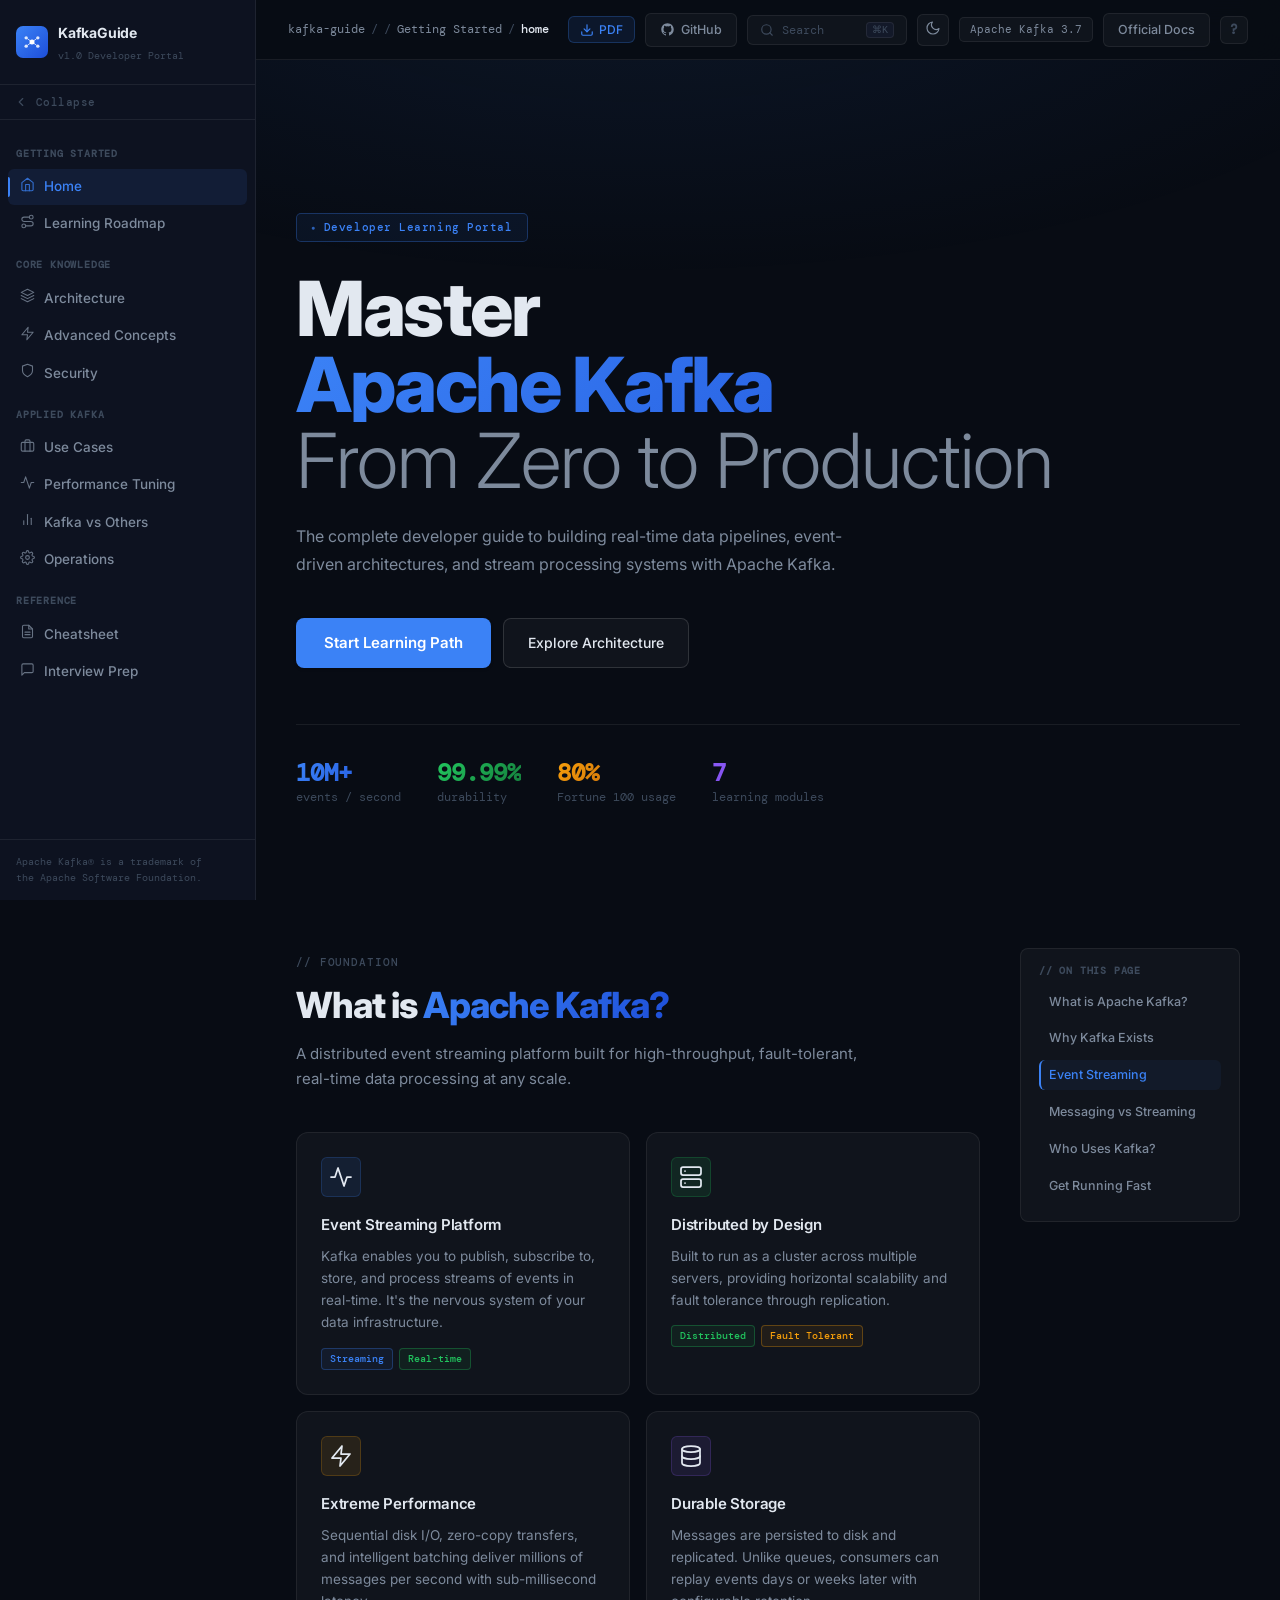
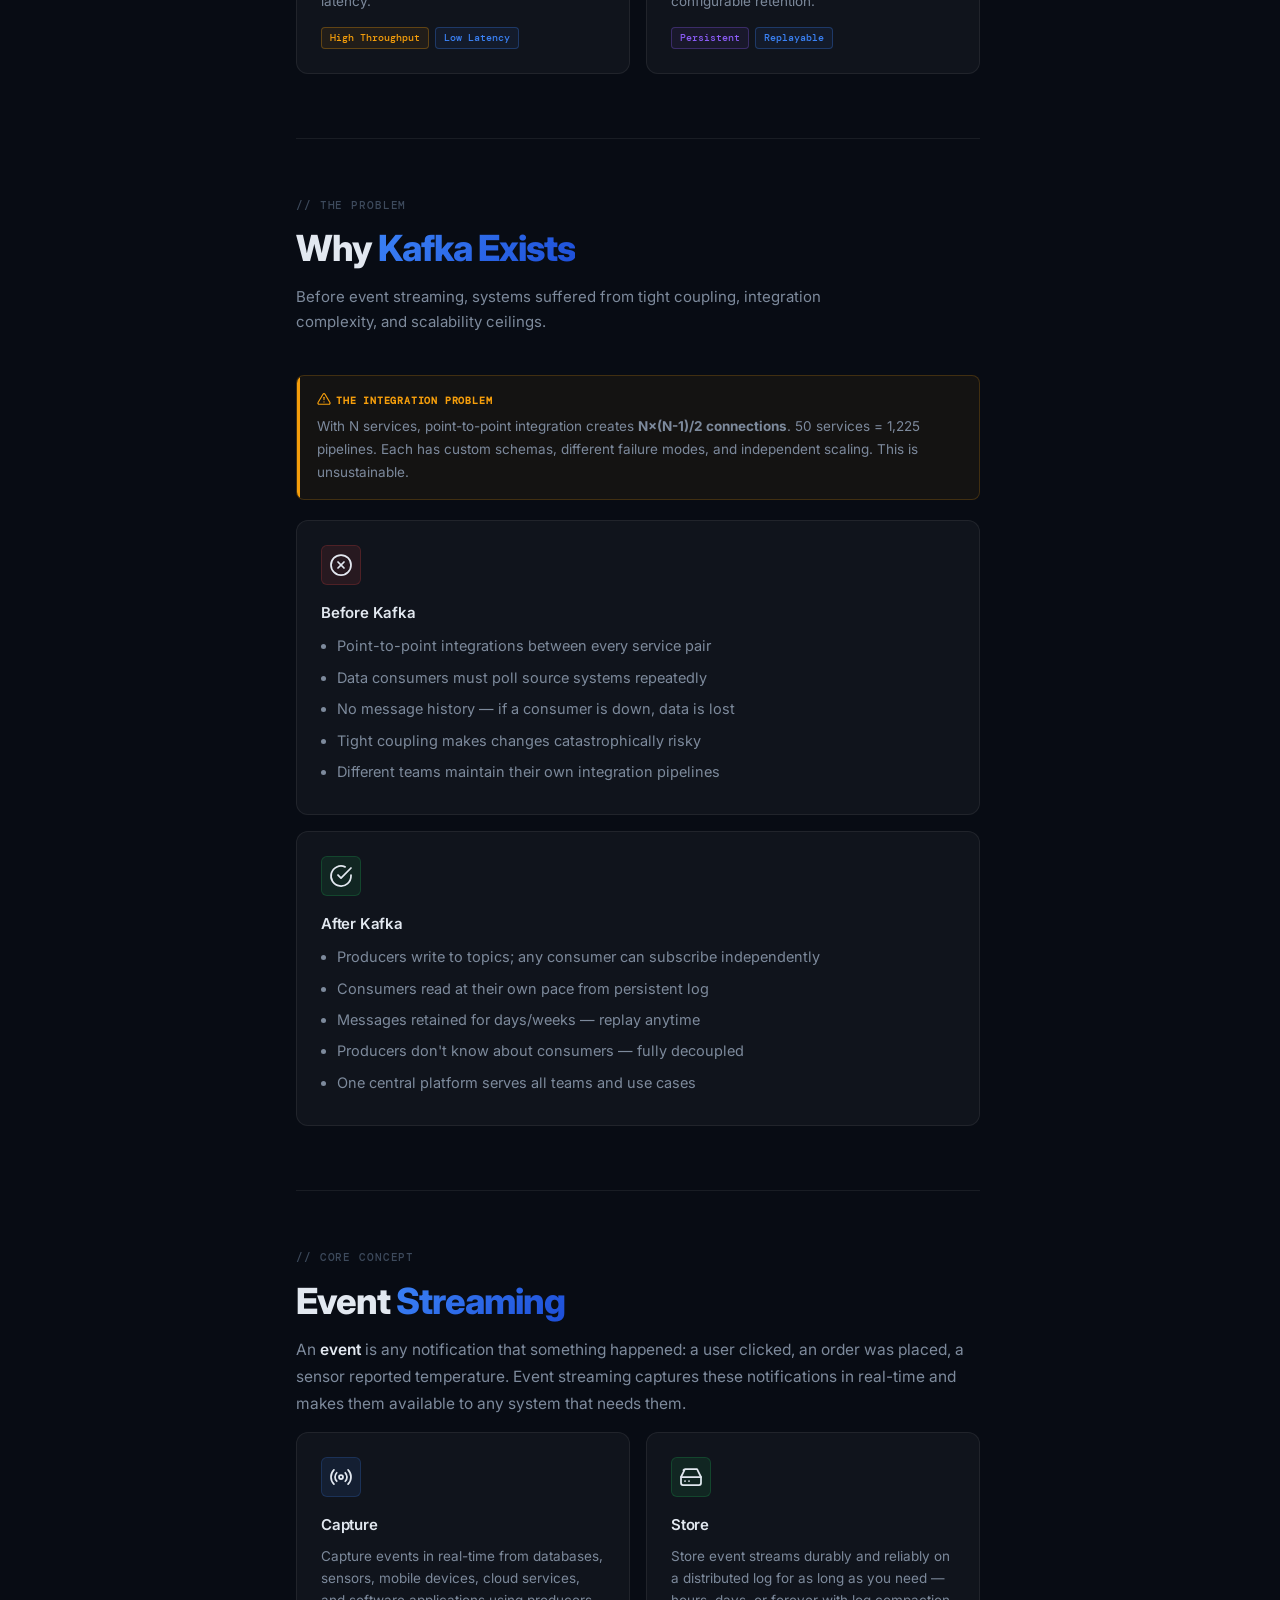
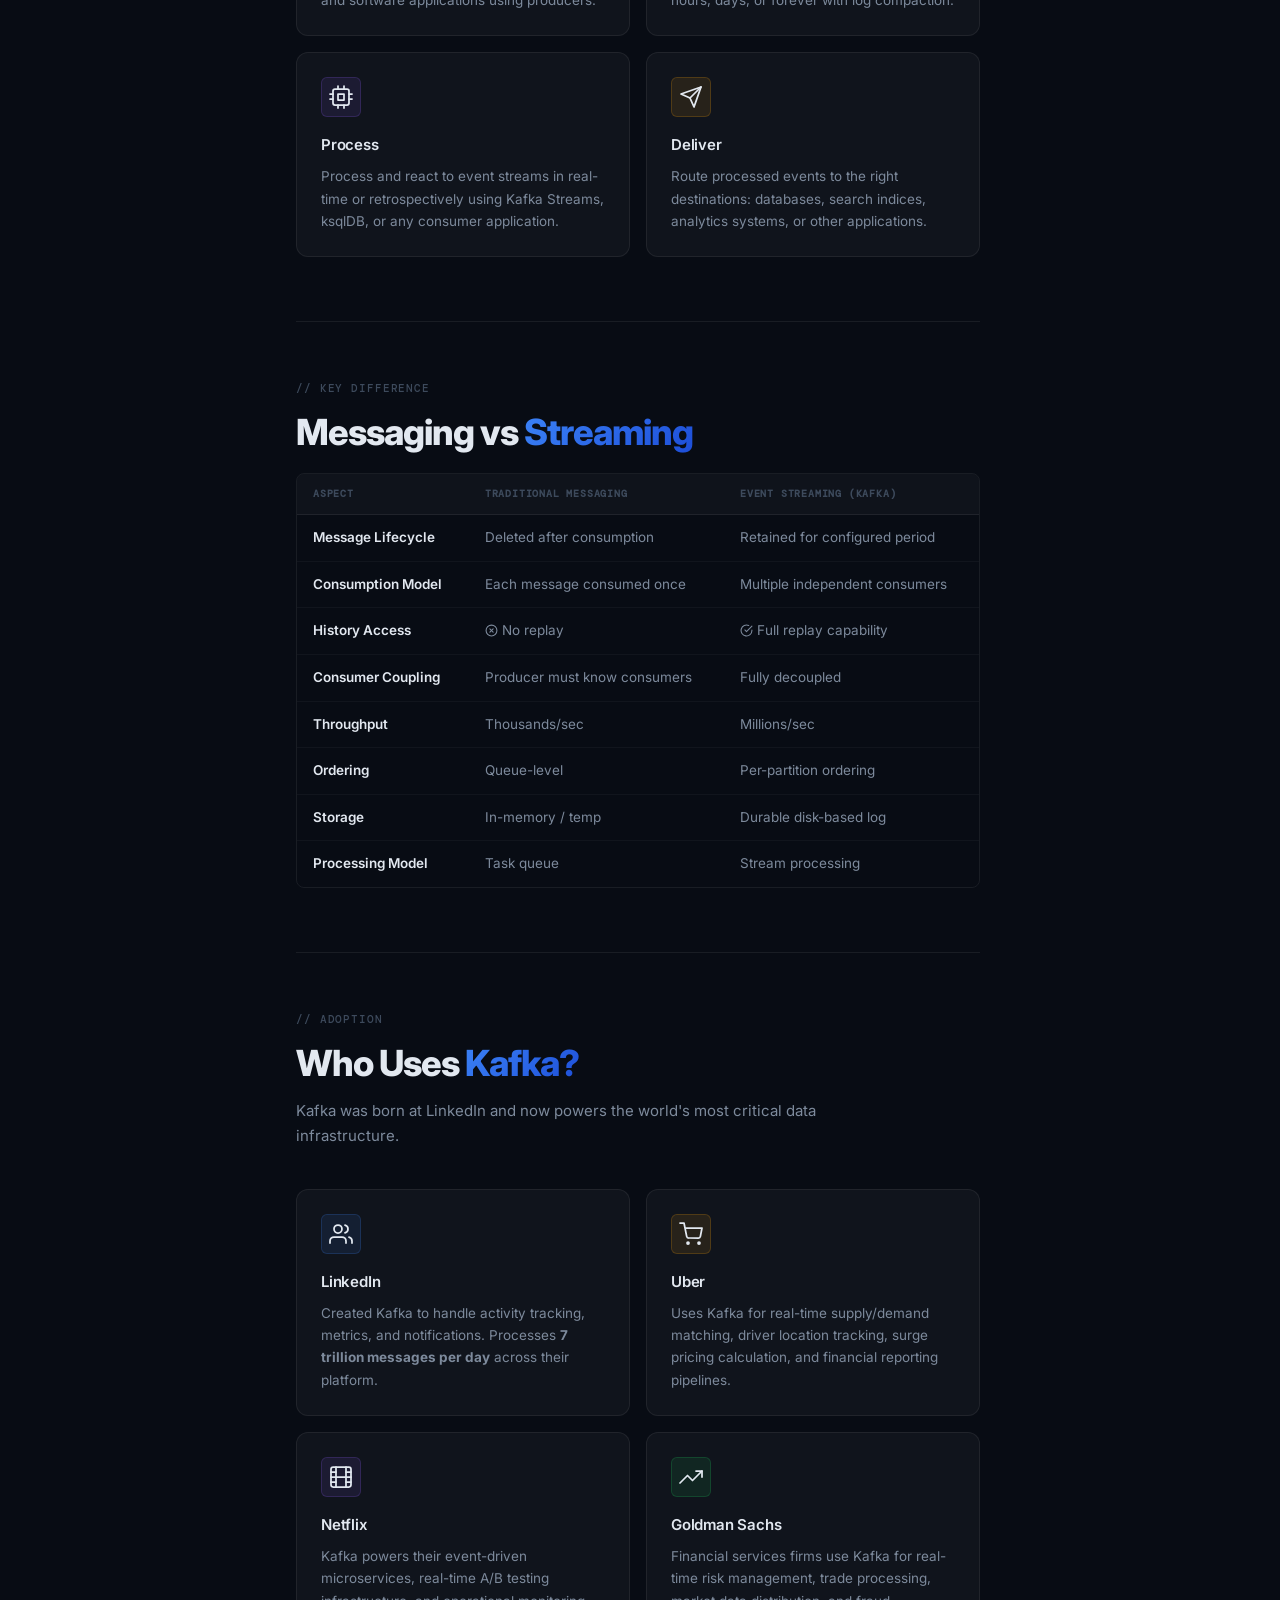
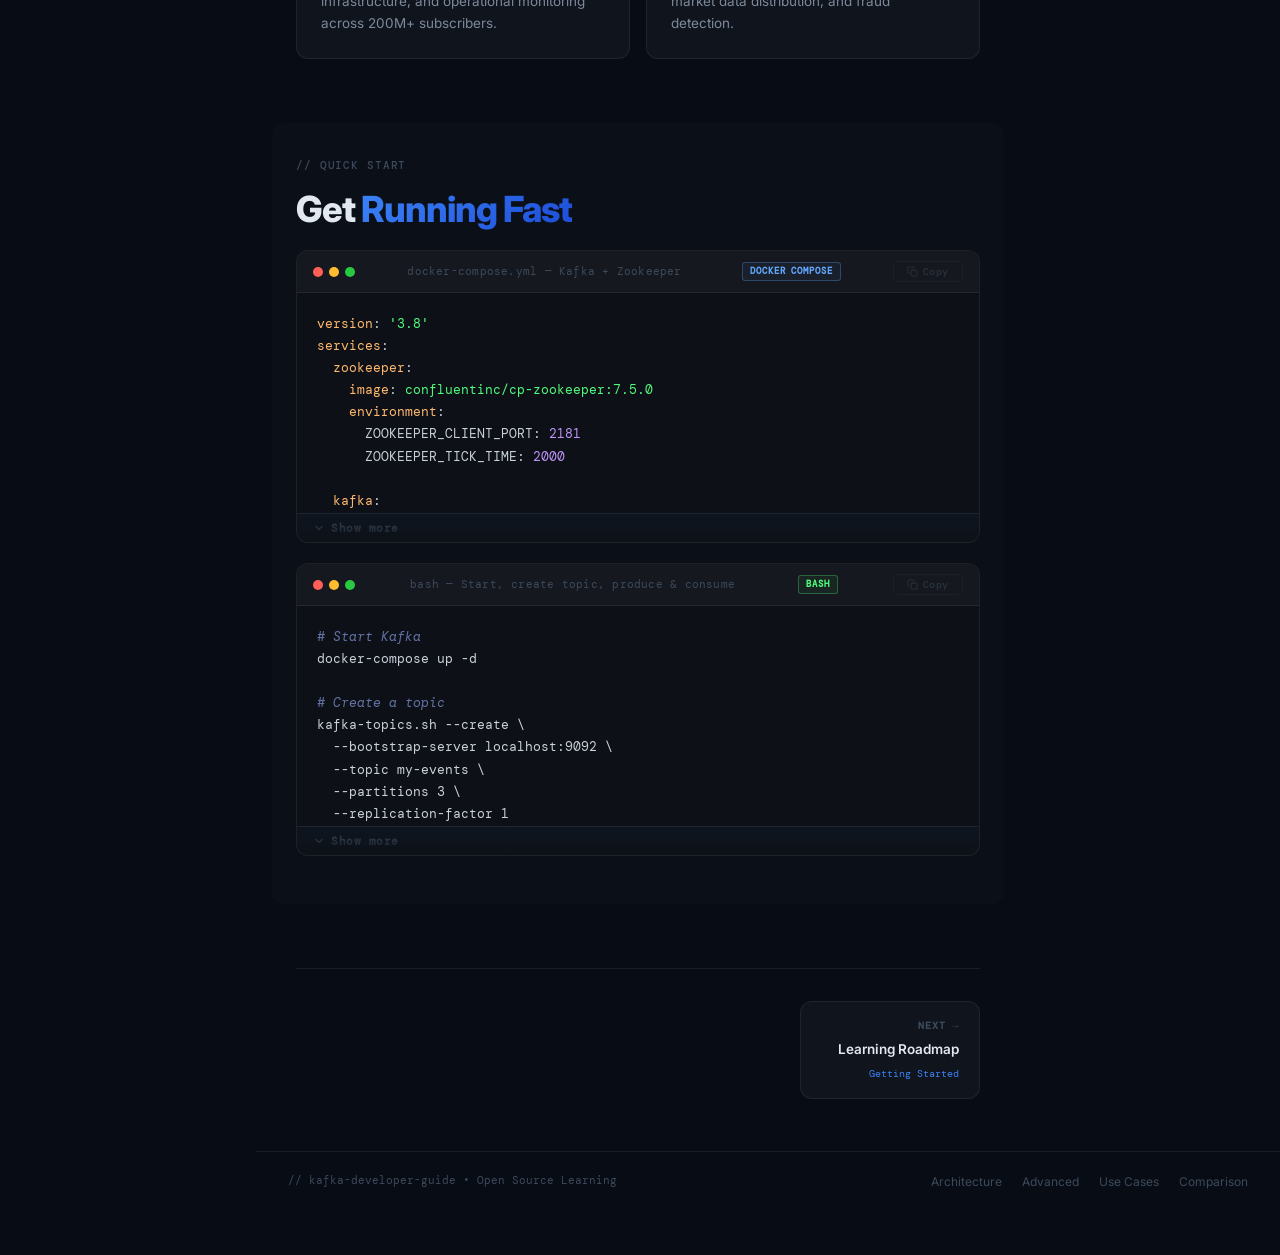
<file: index.html>
<!doctype html>
<html lang="en" data-theme="dark">
  <head>
    <meta charset="UTF-8" />
    <meta name="viewport" content="width=device-width, initial-scale=1.0" />
    <title>Kafka Developer Guide — Learn Apache Kafka</title>
    <meta
      name="description"
      content="The complete developer guide to Apache Kafka — event streaming, real-time data pipelines, stream processing, and production architecture from zero to expert."
    />
    <meta name="robots" content="index, follow" />
    <meta name="author" content="KafkaGuide" />
    <meta
      name="keywords"
      content="Apache Kafka, Kafka tutorial, event streaming, real-time data pipelines, stream processing, Kafka architecture, distributed systems, Kafka developer guide"
    />

    <link rel="preconnect" href="https://fonts.googleapis.com" />
    <link rel="preconnect" href="https://fonts.gstatic.com" crossorigin />
    <script>
      !(function () {
        var t = localStorage.getItem("kguide-theme");
        t && document.documentElement.setAttribute("data-theme", t);
      })();
    </script>
    <link rel="icon" href="favicon.svg" type="image/svg+xml" />
    <link rel="stylesheet" href="css/style.css?v=2" />
  </head>
  <body>
    <button class="sidebar-toggle" aria-label="Open menu"><svg width="18" height="18" viewBox="0 0 24 24" fill="none" stroke="currentColor" stroke-width="2" stroke-linecap="round" stroke-linejoin="round" aria-hidden="true"><line x1="3" y1="12" x2="21" y2="12"/><line x1="3" y1="6" x2="21" y2="6"/><line x1="3" y1="18" x2="21" y2="18"/></svg></button>

    <div class="site-wrapper">
      <!-- SIDEBAR -->
      <aside class="sidebar">
        <a href="index.html" class="sidebar-logo">
          <div class="sidebar-logo-icon">
            <svg xmlns="http://www.w3.org/2000/svg" viewBox="0 0 24 24" width="20" height="20" fill="none">
              <circle cx="12" cy="12" r="3" fill="white"/>
              <circle cx="5" cy="7" r="2" fill="white" opacity="0.85"/>
              <circle cx="5" cy="17" r="2" fill="white" opacity="0.85"/>
              <circle cx="19" cy="7" r="2" fill="white" opacity="0.85"/>
              <circle cx="19" cy="17" r="2" fill="white" opacity="0.85"/>
              <line x1="6.9" y1="8.3" x2="9.7" y2="10.4" stroke="white" stroke-width="1.2" stroke-linecap="round" opacity="0.75"/>
              <line x1="6.9" y1="15.7" x2="9.7" y2="13.6" stroke="white" stroke-width="1.2" stroke-linecap="round" opacity="0.75"/>
              <line x1="14.3" y1="10.4" x2="17.1" y2="8.3" stroke="white" stroke-width="1.2" stroke-linecap="round" opacity="0.75"/>
              <line x1="14.3" y1="13.6" x2="17.1" y2="15.7" stroke="white" stroke-width="1.2" stroke-linecap="round" opacity="0.75"/>
            </svg>
          </div>
          <div class="sidebar-logo-text">
            <span class="name">KafkaGuide</span>
            <span class="version">v1.0 Developer Portal</span>
          </div>
        </a>
        <nav class="sidebar-nav">
          <div class="nav-section-label">Getting Started</div>
          <a href="index.html" class="nav-item"
            ><span class="nav-icon"><svg width="16" height="16" viewBox="0 0 24 24" fill="none" stroke="currentColor" stroke-width="1.75" stroke-linecap="round" stroke-linejoin="round" aria-hidden="true"><path d="M3 9l9-7 9 7v11a2 2 0 0 1-2 2H5a2 2 0 0 1-2-2z"/><polyline points="9 22 9 12 15 12 15 22"/></svg></span> Home</a
          >
          <a href="roadmap.html" class="nav-item"
            ><span class="nav-icon"><svg width="16" height="16" viewBox="0 0 24 24" fill="none" stroke="currentColor" stroke-width="1.75" stroke-linecap="round" stroke-linejoin="round" aria-hidden="true"><polygon points="3 11 22 2 13 21 11 13 3 11"/></svg></span> Learning Roadmap</a
          >
          <div class="nav-section-label">Core Knowledge</div>
          <a href="architecture.html" class="nav-item"
            ><span class="nav-icon"><svg width="16" height="16" viewBox="0 0 24 24" fill="none" stroke="currentColor" stroke-width="1.75" stroke-linecap="round" stroke-linejoin="round" aria-hidden="true"><rect x="2" y="3" width="20" height="5" rx="1"/><rect x="2" y="10" width="20" height="5" rx="1"/><rect x="2" y="17" width="20" height="5" rx="1"/></svg></span> Architecture</a
          >
          <a href="advanced.html" class="nav-item"
            ><span class="nav-icon"><svg width="16" height="16" viewBox="0 0 24 24" fill="none" stroke="currentColor" stroke-width="1.75" stroke-linecap="round" stroke-linejoin="round" aria-hidden="true"><rect x="4" y="4" width="16" height="16" rx="2"/><rect x="9" y="9" width="6" height="6"/><line x1="9" y1="1" x2="9" y2="4"/><line x1="15" y1="1" x2="15" y2="4"/><line x1="9" y1="20" x2="9" y2="23"/><line x1="15" y1="20" x2="15" y2="23"/><line x1="20" y1="9" x2="23" y2="9"/><line x1="20" y1="14" x2="23" y2="14"/><line x1="1" y1="9" x2="4" y2="9"/><line x1="1" y1="14" x2="4" y2="14"/></svg></span> Advanced Concepts</a
          >
          <a href="security.html" class="nav-item"
            ><span class="nav-icon"><svg width="16" height="16" viewBox="0 0 24 24" fill="none" stroke="currentColor" stroke-width="1.75" stroke-linecap="round" stroke-linejoin="round" aria-hidden="true"><path d="M12 22s8-4 8-10V5l-8-3-8 3v7c0 6 8 10 8 10z"/></svg></span> Security</a
          >
          <div class="nav-section-label">Applied Kafka</div>
          <a href="usecases.html" class="nav-item"
            ><span class="nav-icon"><svg width="16" height="16" viewBox="0 0 24 24" fill="none" stroke="currentColor" stroke-width="1.75" stroke-linecap="round" stroke-linejoin="round" aria-hidden="true"><circle cx="12" cy="12" r="10"/><circle cx="12" cy="12" r="6"/><circle cx="12" cy="12" r="2"/></svg></span> Use Cases</a
          >
          <a href="performance.html" class="nav-item"
            ><span class="nav-icon"><svg width="16" height="16" viewBox="0 0 24 24" fill="none" stroke="currentColor" stroke-width="1.75" stroke-linecap="round" stroke-linejoin="round" aria-hidden="true"><polygon points="13 2 3 14 12 14 11 22 21 10 12 10 13 2"/></svg></span> Performance Tuning</a
          >
          <a href="comparison.html" class="nav-item"
            ><span class="nav-icon"><svg width="16" height="16" viewBox="0 0 24 24" fill="none" stroke="currentColor" stroke-width="1.75" stroke-linecap="round" stroke-linejoin="round" aria-hidden="true"><line x1="18" y1="20" x2="18" y2="10"/><line x1="12" y1="20" x2="12" y2="4"/><line x1="6" y1="20" x2="6" y2="14"/></svg></span> Kafka vs Others</a
          >
          <a href="operations.html" class="nav-item"
            ><span class="nav-icon"><svg width="16" height="16" viewBox="0 0 24 24" fill="none" stroke="currentColor" stroke-width="1.75" stroke-linecap="round" stroke-linejoin="round" aria-hidden="true"><circle cx="12" cy="12" r="3"/><path d="M19.07 4.93a10 10 0 0 1 0 14.14M4.93 4.93a10 10 0 0 0 0 14.14"/></svg></span> Operations<span class="nav-badge"
              >NEW</span
            ></a
          >
          <div class="nav-section-label">Reference</div>
          <a href="cheatsheet.html" class="nav-item"
            ><span class="nav-icon"><svg width="16" height="16" viewBox="0 0 24 24" fill="none" stroke="currentColor" stroke-width="1.75" stroke-linecap="round" stroke-linejoin="round" aria-hidden="true"><path d="M14 2H6a2 2 0 0 0-2 2v16a2 2 0 0 0 2 2h12a2 2 0 0 0 2-2V8z"/><polyline points="14 2 14 8 20 8"/><line x1="16" y1="13" x2="8" y2="13"/><line x1="16" y1="17" x2="8" y2="17"/></svg></span> Cheatsheet</a
          >
          <a href="interview.html" class="nav-item"
            ><span class="nav-icon"><svg width="16" height="16" viewBox="0 0 24 24" fill="none" stroke="currentColor" stroke-width="1.75" stroke-linecap="round" stroke-linejoin="round" aria-hidden="true"><path d="M21 15a2 2 0 0 1-2 2H7l-4 4V5a2 2 0 0 1 2-2h14a2 2 0 0 1 2 2z"/></svg></span> Interview Prep<span
              class="nav-badge"
              >NEW</span
            ></a
          >
        </nav>
        <div class="sidebar-footer">
          <div class="sidebar-footer-text">
            Apache Kafka® is a trademark of<br />the Apache Software Foundation.
          </div>
        </div>
      </aside>

      <!-- MAIN -->
      <div class="main-content">
        <header class="header">
          <div class="header-breadcrumb">
            <span>kafka-guide</span>
            <span style="color: var(--text-muted)">/</span>
            <span class="current">home</span>
          </div>
          <div class="header-right">
            <button
              class="theme-toggle"
              title="Toggle dark/light mode"
              aria-label="Toggle theme"
            >
              <span class="icon-sun"
                ><svg
                  xmlns="http://www.w3.org/2000/svg"
                  width="16"
                  height="16"
                  viewBox="0 0 24 24"
                  fill="none"
                  stroke="currentColor"
                  stroke-width="1.75"
                  stroke-linecap="round"
                  stroke-linejoin="round"
                >
                  <circle cx="12" cy="12" r="5" />
                  <line x1="12" y1="1" x2="12" y2="3" />
                  <line x1="12" y1="21" x2="12" y2="23" />
                  <line x1="4.22" y1="4.22" x2="5.64" y2="5.64" />
                  <line x1="18.36" y1="18.36" x2="19.78" y2="19.78" />
                  <line x1="1" y1="12" x2="3" y2="12" />
                  <line x1="21" y1="12" x2="23" y2="12" />
                  <line x1="4.22" y1="19.78" x2="5.64" y2="18.36" />
                  <line x1="18.36" y1="5.64" x2="19.78" y2="4.22" /></svg></span
              ><span class="icon-moon"
                ><svg
                  xmlns="http://www.w3.org/2000/svg"
                  width="16"
                  height="16"
                  viewBox="0 0 24 24"
                  fill="none"
                  stroke="currentColor"
                  stroke-width="1.75"
                  stroke-linecap="round"
                  stroke-linejoin="round"
                >
                  <path
                    d="M21 12.79A9 9 0 1 1 11.21 3 7 7 0 0 0 21 12.79z"
                  /></svg
              ></span>
            </button>
            <span class="header-tag">Apache Kafka 3.7</span>
            <a
              href="https://kafka.apache.org/documentation"
              target="_blank"
              class="github-btn"
            >
              Official Docs
            </a>
          </div>
        </header>

        <!-- HERO -->
        <section class="hero">
          <div class="hero-eyebrow">Developer Learning Portal</div>
          <h1 class="hero-title">
            <span class="line1">Master</span>
            <span class="line2">Apache Kafka</span>
            <span class="line3">From Zero to Production</span>
          </h1>
          <p class="hero-desc">
            The complete developer guide to building real-time data pipelines,
            event-driven architectures, and stream processing systems with
            Apache Kafka.
          </p>
          <div class="hero-actions">
            <a href="roadmap.html" class="btn-primary"> Start Learning Path</a>
            <a href="architecture.html" class="btn-secondary">
              Explore Architecture</a
            >
          </div>
          <div class="hero-stats">
            <div class="stat-item">
              <span class="stat-value">10M+</span>
              <span class="stat-label">events / second</span>
            </div>
            <div class="stat-item">
              <span class="stat-value green">99.99%</span>
              <span class="stat-label">durability</span>
            </div>
            <div class="stat-item">
              <span class="stat-value orange">80%</span>
              <span class="stat-label">Fortune 100 usage</span>
            </div>
            <div class="stat-item">
              <span
                class="stat-value"
                style="
                  background: var(--gradient-purple);
                  -webkit-background-clip: text;
                  background-clip: text;
                "
                >7</span
              >
              <span class="stat-label">learning modules</span>
            </div>
          </div>
        </section>

        <!-- WHAT IS KAFKA -->
        <div class="page-content">
          <div class="content-section fade-in">
            <div class="section-eyebrow">// FOUNDATION</div>
            <h2 class="section-title">What is <span>Apache Kafka?</span></h2>
            <p class="section-subtitle">
              A distributed event streaming platform built for high-throughput,
              fault-tolerant, real-time data processing at any scale.
            </p>

            <div class="cards-grid">
              <div class="card fade-in stagger-1">
                <div class="card-accent-top"></div>
                <div class="card-icon cyan"><svg width="24" height="24" viewBox="0 0 24 24" fill="none" stroke="currentColor" stroke-width="1.75" stroke-linecap="round" stroke-linejoin="round" aria-hidden="true"><polyline points="22 12 18 12 15 21 9 3 6 12 2 12"/></svg></div>
                <div class="card-title">Event Streaming Platform</div>
                <div class="card-desc">
                  Kafka enables you to publish, subscribe to, store, and process
                  streams of events in real-time. It's the nervous system of
                  your data infrastructure.
                </div>
                <div class="card-tags">
                  <span class="tag cyan">Streaming</span
                  ><span class="tag green">Real-time</span>
                </div>
              </div>
              <div class="card fade-in stagger-2">
                <div class="card-accent-top"></div>
                <div class="card-icon green"><svg width="24" height="24" viewBox="0 0 24 24" fill="none" stroke="currentColor" stroke-width="1.75" stroke-linecap="round" stroke-linejoin="round" aria-hidden="true"><rect x="2" y="2" width="20" height="8" rx="2" ry="2"/><rect x="2" y="14" width="20" height="8" rx="2" ry="2"/><line x1="6" y1="6" x2="6.01" y2="6"/><line x1="6" y1="18" x2="6.01" y2="18"/></svg></div>
                <div class="card-title">Distributed by Design</div>
                <div class="card-desc">
                  Built to run as a cluster across multiple servers, providing
                  horizontal scalability and fault tolerance through
                  replication.
                </div>
                <div class="card-tags">
                  <span class="tag green">Distributed</span
                  ><span class="tag orange">Fault Tolerant</span>
                </div>
              </div>
              <div class="card fade-in stagger-3">
                <div class="card-accent-top"></div>
                <div class="card-icon orange"><svg width="24" height="24" viewBox="0 0 24 24" fill="none" stroke="currentColor" stroke-width="1.75" stroke-linecap="round" stroke-linejoin="round" aria-hidden="true"><polygon points="13 2 3 14 12 14 11 22 21 10 12 10 13 2"/></svg></div>
                <div class="card-title">Extreme Performance</div>
                <div class="card-desc">
                  Sequential disk I/O, zero-copy transfers, and intelligent
                  batching deliver millions of messages per second with
                  sub-millisecond latency.
                </div>
                <div class="card-tags">
                  <span class="tag orange">High Throughput</span
                  ><span class="tag cyan">Low Latency</span>
                </div>
              </div>
              <div class="card fade-in stagger-4">
                <div class="card-accent-top"></div>
                <div class="card-icon purple"><svg width="24" height="24" viewBox="0 0 24 24" fill="none" stroke="currentColor" stroke-width="1.75" stroke-linecap="round" stroke-linejoin="round" aria-hidden="true"><ellipse cx="12" cy="5" rx="9" ry="3"/><path d="M21 12c0 1.66-4 3-9 3s-9-1.34-9-3"/><path d="M3 5v14c0 1.66 4 3 9 3s9-1.34 9-3V5"/></svg></div>
                <div class="card-title">Durable Storage</div>
                <div class="card-desc">
                  Messages are persisted to disk and replicated. Unlike queues,
                  consumers can replay events days or weeks later with
                  configurable retention.
                </div>
                <div class="card-tags">
                  <span class="tag purple">Persistent</span
                  ><span class="tag cyan">Replayable</span>
                </div>
              </div>
            </div>
          </div>

          <div class="section-divider"></div>

          <!-- WHY KAFKA -->
          <div class="content-section fade-in">
            <div class="section-eyebrow">// THE PROBLEM</div>
            <h2 class="section-title">Why <span>Kafka Exists</span></h2>
            <p class="section-subtitle">
              Before event streaming, systems suffered from tight coupling,
              integration complexity, and scalability ceilings.
            </p>

            <div class="info-box orange fade-in">
              <div class="info-label"><svg width="14" height="14" viewBox="0 0 24 24" fill="none" stroke="currentColor" stroke-width="2" stroke-linecap="round" stroke-linejoin="round" aria-hidden="true" style="display:inline-block;vertical-align:-2px;margin-right:5px"><path d="M10.29 3.86L1.82 18a2 2 0 0 0 1.71 3h16.94a2 2 0 0 0 1.71-3L13.71 3.86a2 2 0 0 0-3.42 0z"/><line x1="12" y1="9" x2="12" y2="13"/><line x1="12" y1="17" x2="12.01" y2="17"/></svg>The Integration Problem</div>
              <div class="info-text">
                With N services, point-to-point integration creates
                <strong>N×(N-1)/2 connections</strong>. 50 services = 1,225
                pipelines. Each has custom schemas, different failure modes, and
                independent scaling. This is unsustainable.
              </div>
            </div>

            <div class="cards-grid-2 cards-grid fade-in">
              <div class="card">
                <div class="card-icon red"><svg width="24" height="24" viewBox="0 0 24 24" fill="none" stroke="currentColor" stroke-width="1.75" stroke-linecap="round" stroke-linejoin="round" aria-hidden="true"><circle cx="12" cy="12" r="10"/><line x1="15" y1="9" x2="9" y2="15"/><line x1="9" y1="9" x2="15" y2="15"/></svg></div>
                <div class="card-title">Before Kafka</div>
                <div class="card-desc">
                  <ul style="padding-left: 16px; margin: 0">
                    <li>
                      Point-to-point integrations between every service pair
                    </li>
                    <li>Data consumers must poll source systems repeatedly</li>
                    <li>
                      No message history — if a consumer is down, data is lost
                    </li>
                    <li>Tight coupling makes changes catastrophically risky</li>
                    <li>
                      Different teams maintain their own integration pipelines
                    </li>
                  </ul>
                </div>
              </div>
              <div class="card">
                <div class="card-icon green"><svg width="24" height="24" viewBox="0 0 24 24" fill="none" stroke="currentColor" stroke-width="1.75" stroke-linecap="round" stroke-linejoin="round" aria-hidden="true"><path d="M22 11.08V12a10 10 0 1 1-5.93-9.14"/><polyline points="22 4 12 14.01 9 11.01"/></svg></div>
                <div class="card-title">After Kafka</div>
                <div class="card-desc">
                  <ul style="padding-left: 16px; margin: 0">
                    <li>
                      Producers write to topics; any consumer can subscribe
                      independently
                    </li>
                    <li>
                      Consumers read at their own pace from persistent log
                    </li>
                    <li>Messages retained for days/weeks — replay anytime</li>
                    <li>
                      Producers don't know about consumers — fully decoupled
                    </li>
                    <li>One central platform serves all teams and use cases</li>
                  </ul>
                </div>
              </div>
            </div>
          </div>

          <div class="section-divider"></div>

          <!-- EVENT STREAMING -->
          <div class="content-section fade-in">
            <div class="section-eyebrow">// CORE CONCEPT</div>
            <h2 class="section-title">Event <span>Streaming</span></h2>

            <p>
              An <strong>event</strong> is any notification that something
              happened: a user clicked, an order was placed, a sensor reported
              temperature. Event streaming captures these notifications in
              real-time and makes them available to any system that needs them.
            </p>

            <div class="cards-grid fade-in">
              <div class="card">
                <div class="card-icon cyan"><svg width="24" height="24" viewBox="0 0 24 24" fill="none" stroke="currentColor" stroke-width="1.75" stroke-linecap="round" stroke-linejoin="round" aria-hidden="true"><circle cx="12" cy="12" r="2"/><path d="M16.24 7.76a6 6 0 0 1 0 8.49m-8.48-.01a6 6 0 0 1 0-8.49m11.31-2.82a10 10 0 0 1 0 14.14m-14.14 0a10 10 0 0 1 0-14.14"/></svg></div>
                <div class="card-title">Capture</div>
                <div class="card-desc">
                  Capture events in real-time from databases, sensors, mobile
                  devices, cloud services, and software applications using
                  producers.
                </div>
              </div>
              <div class="card">
                <div class="card-icon green"><svg width="24" height="24" viewBox="0 0 24 24" fill="none" stroke="currentColor" stroke-width="1.75" stroke-linecap="round" stroke-linejoin="round" aria-hidden="true"><line x1="22" y1="12" x2="2" y2="12"/><path d="M5.45 5.11L2 12v6a2 2 0 0 0 2 2h16a2 2 0 0 0 2-2v-6l-3.45-6.89A2 2 0 0 0 17.76 4H6.24a2 2 0 0 0-1.79 1.11z"/><line x1="6" y1="16" x2="6.01" y2="16"/><line x1="10" y1="16" x2="10.01" y2="16"/></svg></div>
                <div class="card-title">Store</div>
                <div class="card-desc">
                  Store event streams durably and reliably on a distributed log
                  for as long as you need — hours, days, or forever with log
                  compaction.
                </div>
              </div>
              <div class="card">
                <div class="card-icon purple"><svg width="24" height="24" viewBox="0 0 24 24" fill="none" stroke="currentColor" stroke-width="1.75" stroke-linecap="round" stroke-linejoin="round" aria-hidden="true"><rect x="4" y="4" width="16" height="16" rx="2" ry="2"/><rect x="9" y="9" width="6" height="6"/><line x1="9" y1="1" x2="9" y2="4"/><line x1="15" y1="1" x2="15" y2="4"/><line x1="9" y1="20" x2="9" y2="23"/><line x1="15" y1="20" x2="15" y2="23"/><line x1="20" y1="9" x2="23" y2="9"/><line x1="20" y1="14" x2="23" y2="14"/><line x1="1" y1="9" x2="4" y2="9"/><line x1="1" y1="14" x2="4" y2="14"/></svg></div>
                <div class="card-title">Process</div>
                <div class="card-desc">
                  Process and react to event streams in real-time or
                  retrospectively using Kafka Streams, ksqlDB, or any consumer
                  application.
                </div>
              </div>
              <div class="card">
                <div class="card-icon orange"><svg width="24" height="24" viewBox="0 0 24 24" fill="none" stroke="currentColor" stroke-width="1.75" stroke-linecap="round" stroke-linejoin="round" aria-hidden="true"><line x1="22" y1="2" x2="11" y2="13"/><polygon points="22 2 15 22 11 13 2 9 22 2"/></svg></div>
                <div class="card-title">Deliver</div>
                <div class="card-desc">
                  Route processed events to the right destinations: databases,
                  search indices, analytics systems, or other applications.
                </div>
              </div>
            </div>
          </div>

          <div class="section-divider"></div>

          <!-- MESSAGING VS STREAMING -->
          <div class="content-section fade-in">
            <div class="section-eyebrow">// KEY DIFFERENCE</div>
            <h2 class="section-title">Messaging vs <span>Streaming</span></h2>

            <div class="table-wrap fade-in">
              <table>
                <thead>
                  <tr>
                    <th>Aspect</th>
                    <th>Traditional Messaging</th>
                    <th>Event Streaming (Kafka)</th>
                  </tr>
                </thead>
                <tbody>
                  <tr>
                    <td><strong>Message Lifecycle</strong></td>
                    <td>Deleted after consumption</td>
                    <td>Retained for configured period</td>
                  </tr>
                  <tr>
                    <td><strong>Consumption Model</strong></td>
                    <td>Each message consumed once</td>
                    <td>Multiple independent consumers</td>
                  </tr>
                  <tr>
                    <td><strong>History Access</strong></td>
                    <td><svg width="13" height="13" viewBox="0 0 24 24" fill="none" stroke="currentColor" stroke-width="2" stroke-linecap="round" stroke-linejoin="round" aria-hidden="true" style="display:inline-block;vertical-align:-2px;margin-right:4px"><circle cx="12" cy="12" r="10"/><line x1="15" y1="9" x2="9" y2="15"/><line x1="9" y1="9" x2="15" y2="15"/></svg>No replay</td>
                    <td class="yes"><svg width="13" height="13" viewBox="0 0 24 24" fill="none" stroke="currentColor" stroke-width="2" stroke-linecap="round" stroke-linejoin="round" aria-hidden="true" style="display:inline-block;vertical-align:-2px;margin-right:4px"><path d="M22 11.08V12a10 10 0 1 1-5.93-9.14"/><polyline points="22 4 12 14.01 9 11.01"/></svg>Full replay capability</td>
                  </tr>
                  <tr>
                    <td><strong>Consumer Coupling</strong></td>
                    <td>Producer must know consumers</td>
                    <td>Fully decoupled</td>
                  </tr>
                  <tr>
                    <td><strong>Throughput</strong></td>
                    <td>Thousands/sec</td>
                    <td class="yes">Millions/sec</td>
                  </tr>
                  <tr>
                    <td><strong>Ordering</strong></td>
                    <td>Queue-level</td>
                    <td class="yes">Per-partition ordering</td>
                  </tr>
                  <tr>
                    <td><strong>Storage</strong></td>
                    <td>In-memory / temp</td>
                    <td class="yes">Durable disk-based log</td>
                  </tr>
                  <tr>
                    <td><strong>Processing Model</strong></td>
                    <td>Task queue</td>
                    <td class="yes">Stream processing</td>
                  </tr>
                </tbody>
              </table>
            </div>
          </div>

          <div class="section-divider"></div>

          <!-- WHO USES KAFKA -->
          <div class="content-section fade-in">
            <div class="section-eyebrow">// ADOPTION</div>
            <h2 class="section-title">Who Uses <span>Kafka?</span></h2>
            <p class="section-subtitle">
              Kafka was born at LinkedIn and now powers the world's most
              critical data infrastructure.
            </p>
            <div class="cards-grid fade-in">
              <div class="card">
                <div class="card-icon cyan"><svg width="24" height="24" viewBox="0 0 24 24" fill="none" stroke="currentColor" stroke-width="1.75" stroke-linecap="round" stroke-linejoin="round" aria-hidden="true"><path d="M17 21v-2a4 4 0 0 0-4-4H5a4 4 0 0 0-4 4v2"/><circle cx="9" cy="7" r="4"/><path d="M23 21v-2a4 4 0 0 0-3-3.87"/><path d="M16 3.13a4 4 0 0 1 0 7.75"/></svg></div>
                <div class="card-title">LinkedIn</div>
                <div class="card-desc">
                  Created Kafka to handle activity tracking, metrics, and
                  notifications. Processes
                  <strong>7 trillion messages per day</strong> across their
                  platform.
                </div>
              </div>
              <div class="card">
                <div class="card-icon orange"><svg width="24" height="24" viewBox="0 0 24 24" fill="none" stroke="currentColor" stroke-width="1.75" stroke-linecap="round" stroke-linejoin="round" aria-hidden="true"><circle cx="9" cy="21" r="1"/><circle cx="20" cy="21" r="1"/><path d="M1 1h4l2.68 13.39a2 2 0 0 0 2 1.61h9.72a2 2 0 0 0 2-1.61L23 6H6"/></svg></div>
                <div class="card-title">Uber</div>
                <div class="card-desc">
                  Uses Kafka for real-time supply/demand matching, driver
                  location tracking, surge pricing calculation, and financial
                  reporting pipelines.
                </div>
              </div>
              <div class="card">
                <div class="card-icon purple"><svg width="24" height="24" viewBox="0 0 24 24" fill="none" stroke="currentColor" stroke-width="1.75" stroke-linecap="round" stroke-linejoin="round" aria-hidden="true"><rect x="2" y="2" width="20" height="20" rx="2.18" ry="2.18"/><line x1="7" y1="2" x2="7" y2="22"/><line x1="17" y1="2" x2="17" y2="22"/><line x1="2" y1="12" x2="22" y2="12"/><line x1="2" y1="7" x2="7" y2="7"/><line x1="2" y1="17" x2="7" y2="17"/><line x1="17" y1="17" x2="22" y2="17"/><line x1="17" y1="7" x2="22" y2="7"/></svg></div>
                <div class="card-title">Netflix</div>
                <div class="card-desc">
                  Kafka powers their event-driven microservices, real-time A/B
                  testing infrastructure, and operational monitoring across
                  200M+ subscribers.
                </div>
              </div>
              <div class="card">
                <div class="card-icon green"><svg width="24" height="24" viewBox="0 0 24 24" fill="none" stroke="currentColor" stroke-width="1.75" stroke-linecap="round" stroke-linejoin="round" aria-hidden="true"><polyline points="23 6 13.5 15.5 8.5 10.5 1 18"/><polyline points="17 6 23 6 23 12"/></svg></div>
                <div class="card-title">Goldman Sachs</div>
                <div class="card-desc">
                  Financial services firms use Kafka for real-time risk
                  management, trade processing, market data distribution, and
                  fraud detection.
                </div>
              </div>
            </div>
          </div>

          <!-- QUICK START SECTION -->
          <div class="content-section fade-in">
            <div class="section-eyebrow">// QUICK START</div>
            <h2 class="section-title">Get <span>Running Fast</span></h2>

            <div class="code-wrap fade-in">
              <div class="code-header">
                <div class="code-dots">
                  <span class="code-dot red"></span
                  ><span class="code-dot yellow"></span
                  ><span class="code-dot green"></span>
                </div>
                <span class="code-title"
                  >docker-compose.yml — Kafka + Zookeeper</span
                >
                <button class="copy-btn">COPY</button>
              </div>
              <pre><span class="prop">version</span>: <span class="str">'3.8'</span>
<span class="prop">services</span>:
  <span class="prop">zookeeper</span>:
    <span class="prop">image</span>: <span class="str">confluentinc/cp-zookeeper:7.5.0</span>
    <span class="prop">environment</span>:
      ZOOKEEPER_CLIENT_PORT: <span class="num">2181</span>
      ZOOKEEPER_TICK_TIME: <span class="num">2000</span>

  <span class="prop">kafka</span>:
    <span class="prop">image</span>: <span class="str">confluentinc/cp-kafka:7.5.0</span>
    <span class="prop">depends_on</span>: [zookeeper]
    <span class="prop">ports</span>: [<span class="str">"9092:9092"</span>]
    <span class="prop">environment</span>:
      KAFKA_BROKER_ID: <span class="num">1</span>
      KAFKA_ZOOKEEPER_CONNECT: <span class="str">zookeeper:2181</span>
      KAFKA_ADVERTISED_LISTENERS: <span class="str">PLAINTEXT://localhost:9092</span>
      KAFKA_AUTO_CREATE_TOPICS_ENABLE: <span class="str">'true'</span>
      KAFKA_OFFSETS_TOPIC_REPLICATION_FACTOR: <span class="num">1</span></pre>
            </div>

            <div class="code-wrap fade-in">
              <div class="code-header">
                <div class="code-dots">
                  <span class="code-dot red"></span
                  ><span class="code-dot yellow"></span
                  ><span class="code-dot green"></span>
                </div>
                <span class="code-title"
                  >bash — Start, create topic, produce & consume</span
                >
                <button class="copy-btn">COPY</button>
              </div>
              <pre><span class="cm"># Start Kafka</span>
docker-compose up -d

<span class="cm"># Create a topic</span>
kafka-topics.sh --create \
  --bootstrap-server localhost:9092 \
  --topic my-events \
  --partitions 3 \
  --replication-factor 1

<span class="cm"># Produce messages (terminal 1)</span>
kafka-console-producer.sh \
  --bootstrap-server localhost:9092 \
  --topic my-events

<span class="cm"># Consume messages (terminal 2)</span>
kafka-console-consumer.sh \
  --bootstrap-server localhost:9092 \
  --topic my-events \
  --from-beginning</pre>
            </div>
          </div>
        </div>
        <!-- /page-content -->

        <footer class="footer">
          <span class="footer-text"
            >// kafka-developer-guide • Open Source Learning</span
          >
          <div class="footer-links">
            <a href="architecture.html" class="footer-link">Architecture</a>
            <a href="advanced.html" class="footer-link">Advanced</a>
            <a href="usecases.html" class="footer-link">Use Cases</a>
            <a href="comparison.html" class="footer-link">Comparison</a>
          </div>
        </footer>
      </div>
    </div>

    <script src="js/search-data.js?v=2"></script>
    <script src="js/app.js?v=2"></script>
  </body>
</html>
</file>
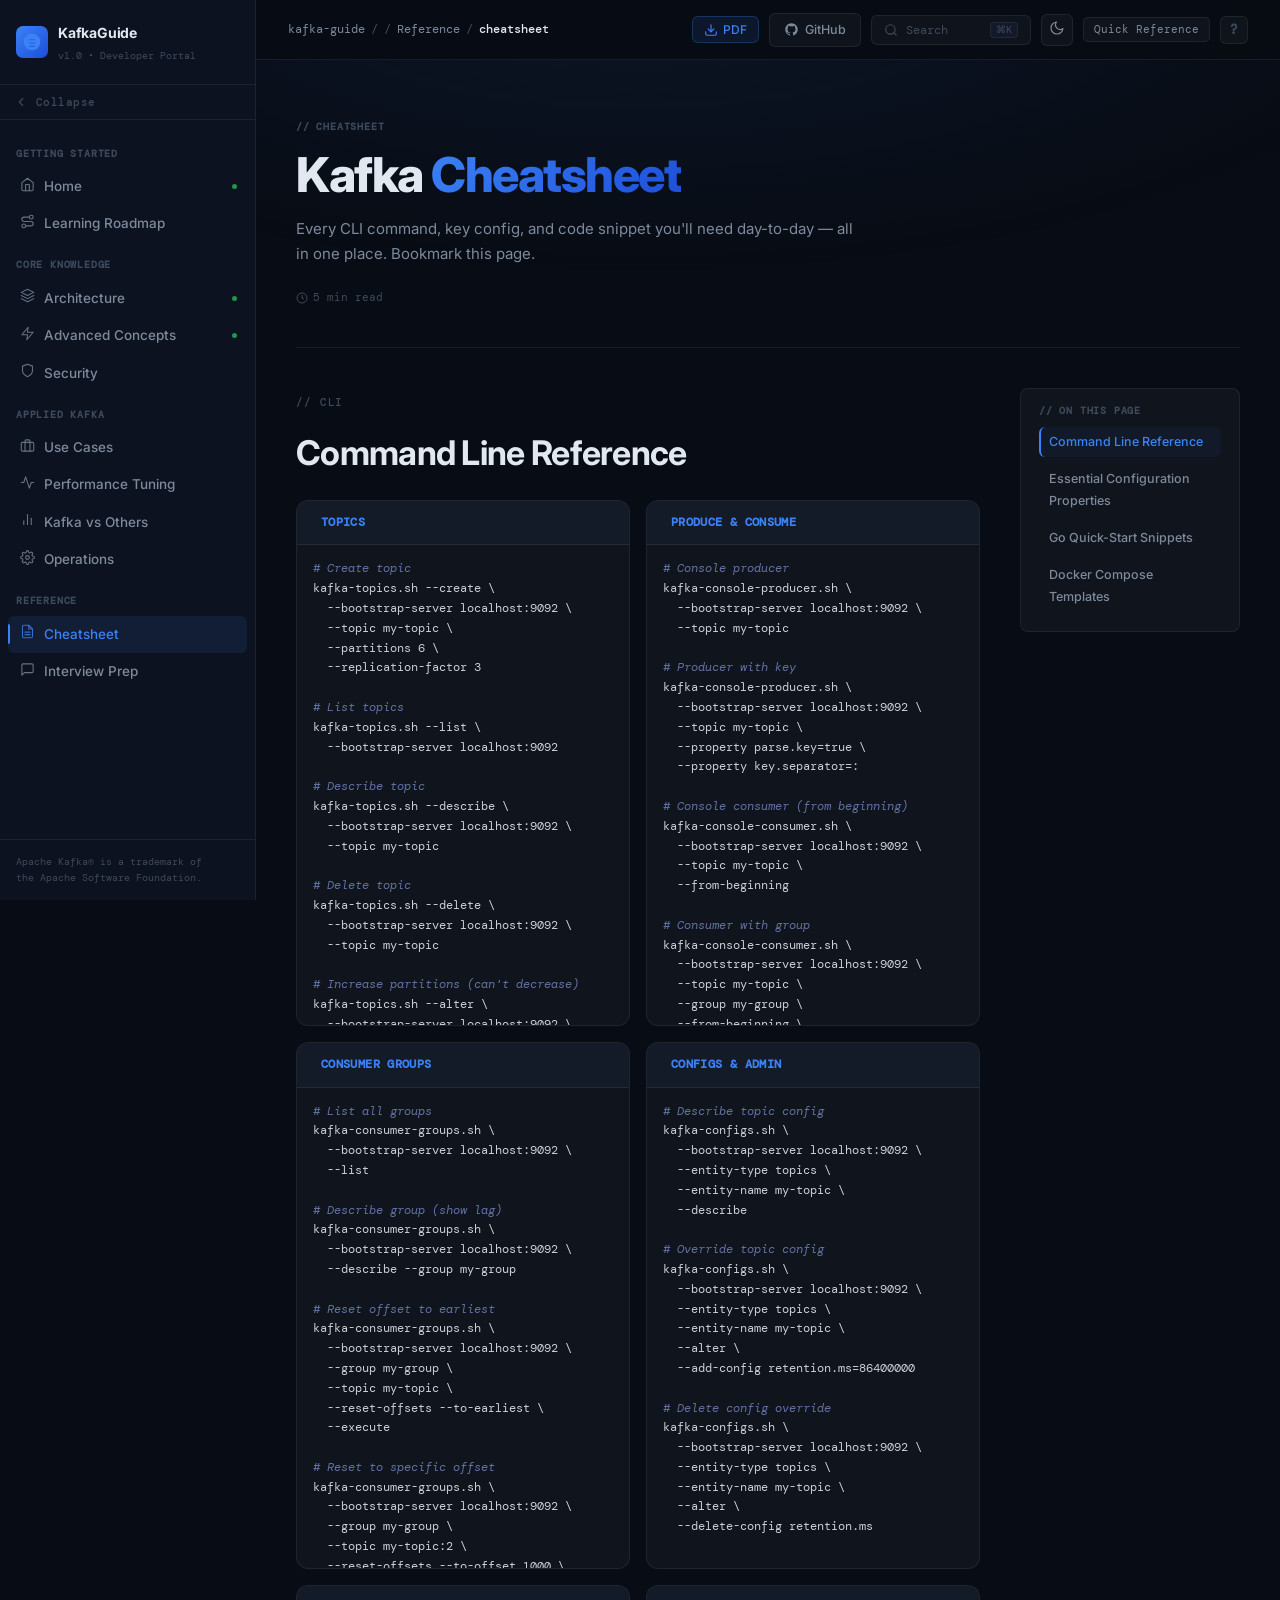
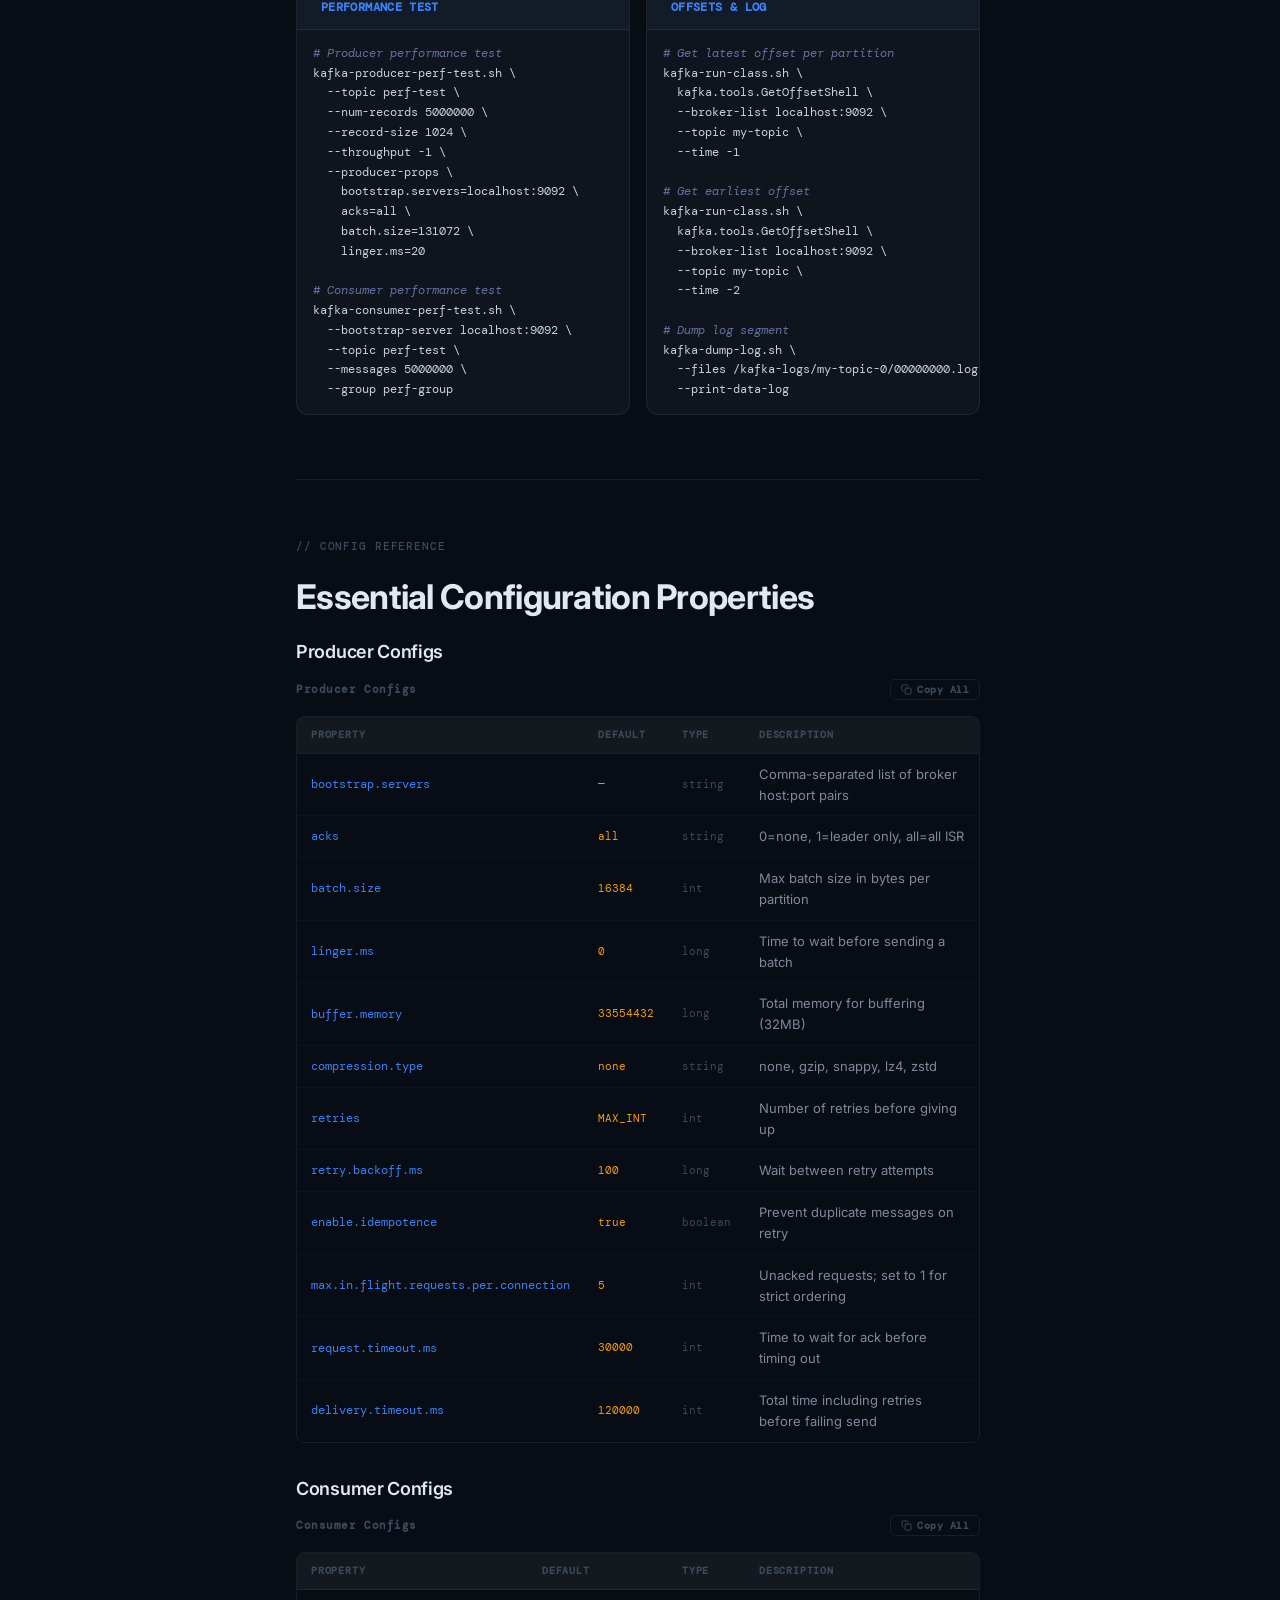
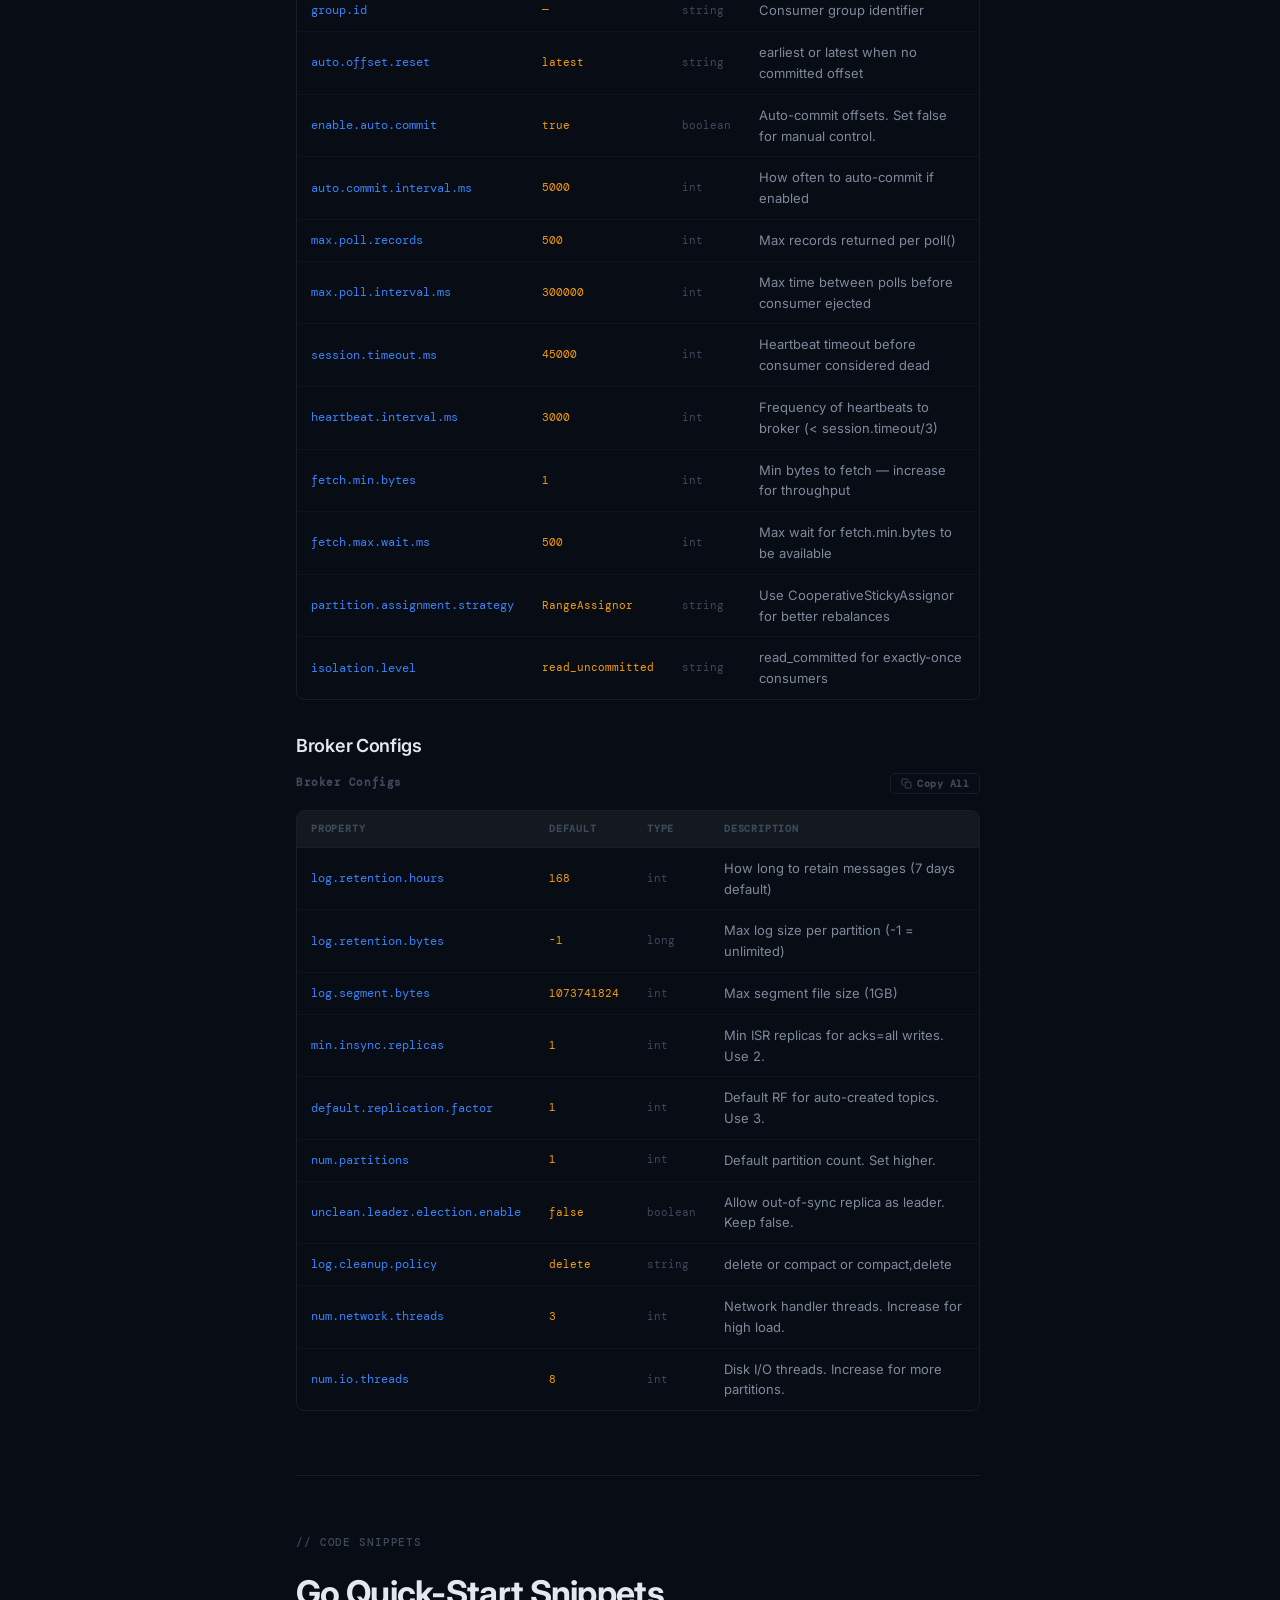
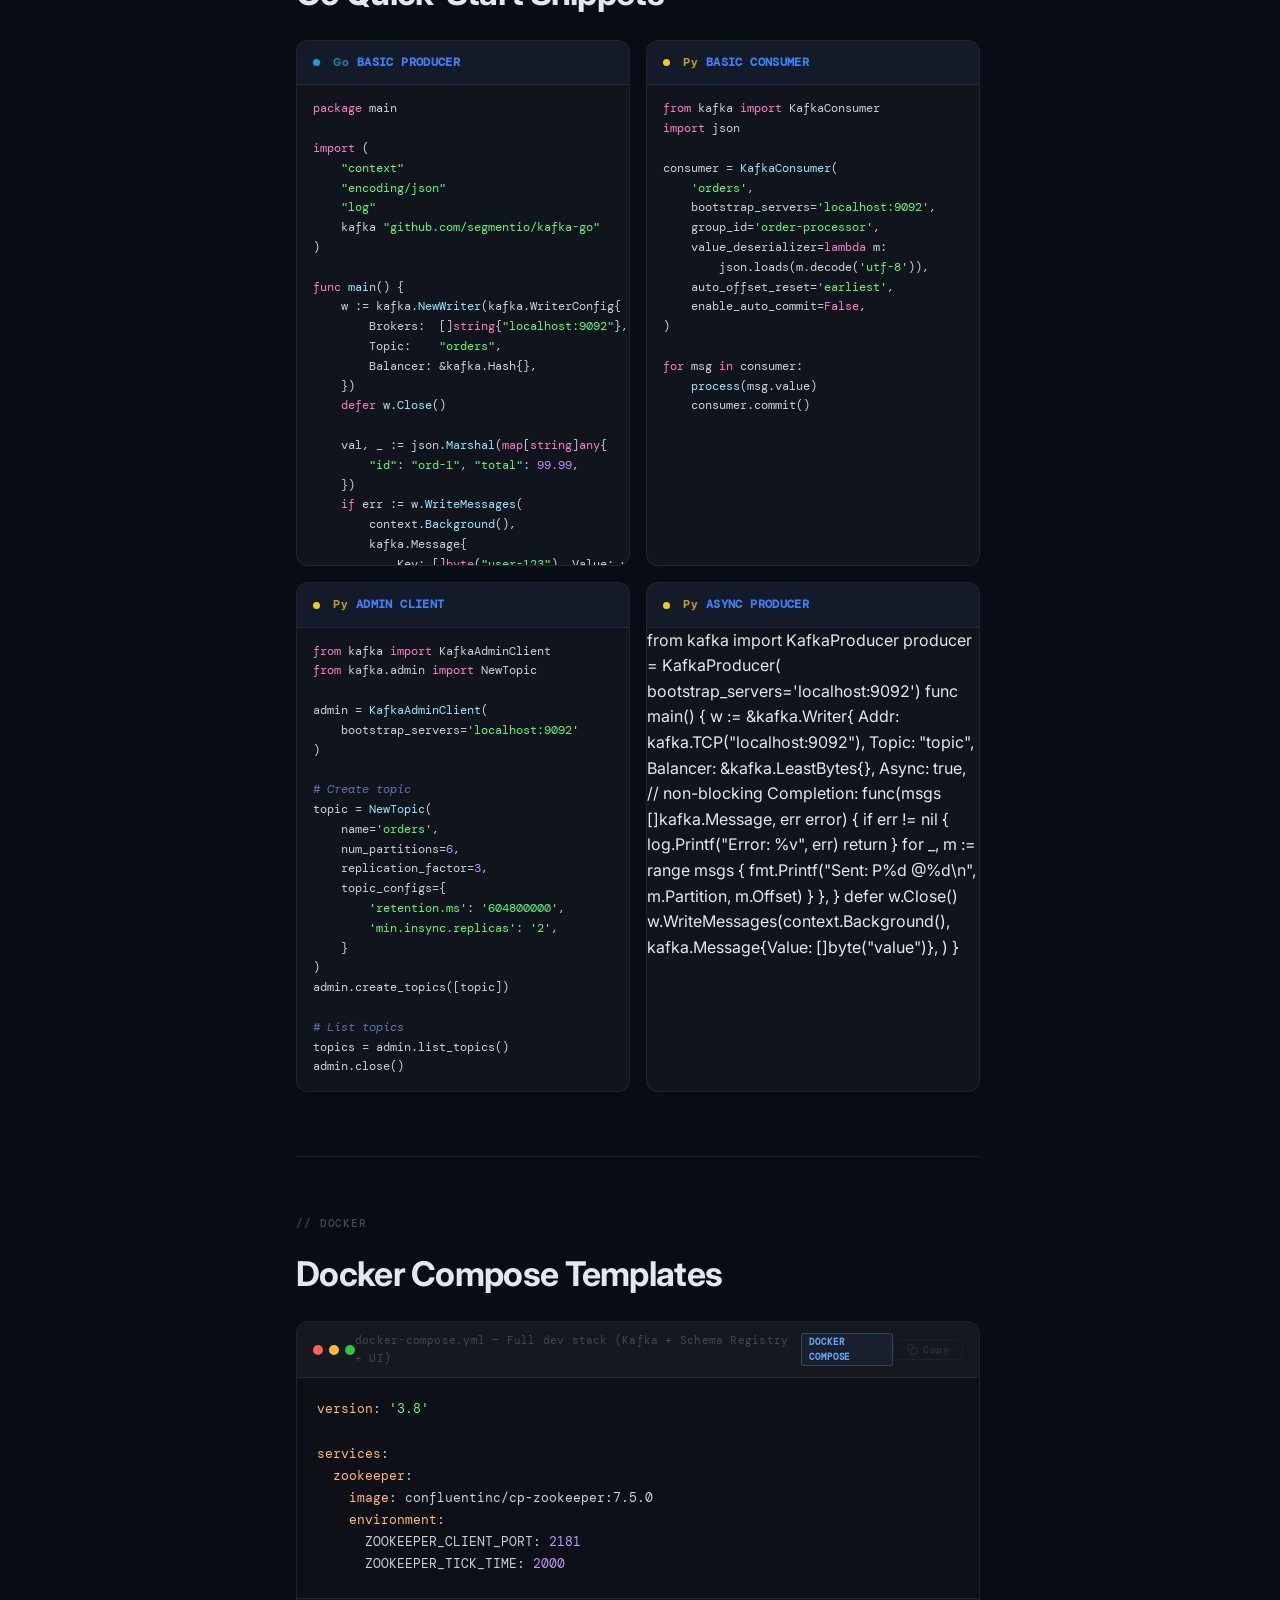
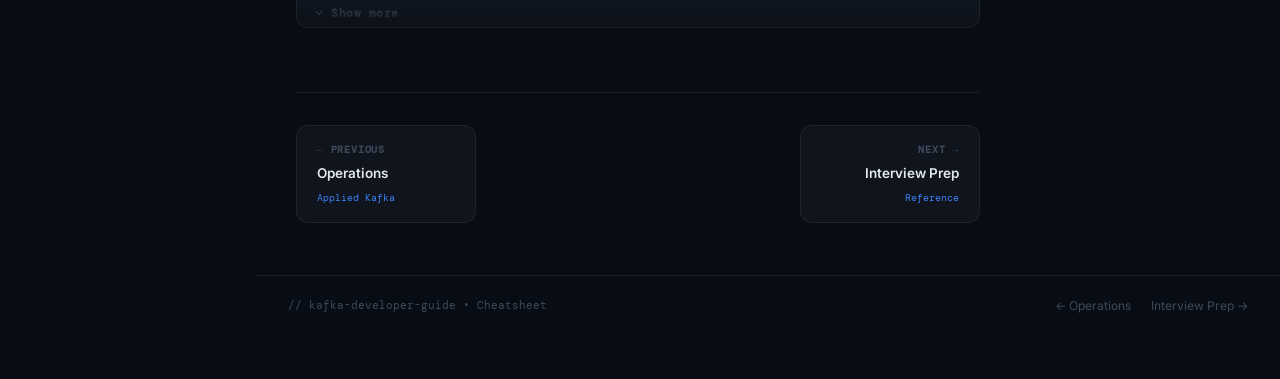
<file: cheatsheet.html>
<!DOCTYPE html>
<html lang="en" data-theme="dark">
<head>
<meta charset="UTF-8">
<meta name="viewport" content="width=device-width, initial-scale=1.0">
<title>Kafka Cheatsheet — Kafka Developer Guide</title>
<meta name="description" content="Kafka CLI cheatsheet — essential commands for topics, producers, consumers, consumer groups, offsets, and configuration for day-to-day Kafka operations.">
  <link rel="canonical" href="https://deannos.github.io/kafka-learning-guide/cheatsheet.html" />
  <meta name="robots" content="index, follow" />
  <meta name="author" content="KafkaGuide" />
  <meta property="og:type" content="article" />
  <meta property="og:site_name" content="KafkaGuide" />
  <meta property="og:title" content="Kafka CLI Cheatsheet — Commands & Config — Kafka Developer Guide" />
  <meta property="og:description" content="Apache Kafka CLI cheatsheet — essential kafka-topics, kafka-console-producer, kafka-consumer-groups commands and key configuration properties." />
  <meta property="og:url" content="https://deannos.github.io/kafka-learning-guide/cheatsheet.html" />
  <meta property="og:image" content="https://deannos.github.io/kafka-learning-guide/og-image.svg" />
  <meta property="og:image:width" content="1200" />
  <meta property="og:image:height" content="630" />
  <meta property="og:image:alt" content="KafkaGuide — Apache Kafka Developer Learning Portal" />
  <meta name="twitter:card" content="summary_large_image" />
  <meta name="twitter:title" content="Kafka CLI Cheatsheet — Commands & Config — Kafka Developer Guide" />
  <meta name="twitter:description" content="Apache Kafka CLI cheatsheet — essential kafka-topics, kafka-console-producer, kafka-consumer-groups commands and key configuration properties." />
  <meta name="twitter:image" content="https://deannos.github.io/kafka-learning-guide/og-image.svg" />
  <link rel="manifest" href="manifest.json" />
  <script type="application/ld+json">
  {
    "@context": "https://schema.org",
    "@graph": [
      {
        "@type": "TechArticle",
        "headline": "Kafka CLI Cheatsheet — Commands & Config — Kafka Developer Guide",
        "description": "Apache Kafka CLI cheatsheet — essential kafka-topics, kafka-console-producer, kafka-consumer-groups commands and key configuration properties.",
        "url": "https://deannos.github.io/kafka-learning-guide/cheatsheet.html",
        "inLanguage": "en",
        "isPartOf": {
          "@type": "WebSite",
          "name": "KafkaGuide",
          "url": "https://deannos.github.io/kafka-learning-guide/"
        },
        "breadcrumb": {
          "@type": "BreadcrumbList",
          "itemListElement": [{"@type":"ListItem","position":1,"name":"KafkaGuide","item":"https://deannos.github.io/kafka-learning-guide/"}, {"@type":"ListItem","position":2,"name":"Reference"}, {"@type":"ListItem","position":3,"name":"Kafka CLI Cheatsheet","item":"https://deannos.github.io/kafka-learning-guide/cheatsheet.html"}]
        }
      }
    ]
  }
  </script>
<link rel="preconnect" href="https://fonts.googleapis.com">
<link rel="preconnect" href="https://fonts.gstatic.com" crossorigin>
<script>!function(){var t=localStorage.getItem('kguide-theme');t&&document.documentElement.setAttribute('data-theme',t)}();</script>
<link rel="icon" href="favicon.svg" type="image/svg+xml">
<link rel="stylesheet" href="css/style.css?v=2">
</head>
<body>
<button class="sidebar-toggle" aria-label="Open menu"><svg width="18" height="18" viewBox="0 0 24 24" fill="none" stroke="currentColor" stroke-width="2" stroke-linecap="round" stroke-linejoin="round" aria-hidden="true"><line x1="3" y1="12" x2="21" y2="12"/><line x1="3" y1="6" x2="21" y2="6"/><line x1="3" y1="18" x2="21" y2="18"/></svg></button>
<div class="site-wrapper">
  <aside class="sidebar">
    <a href="index.html" class="sidebar-logo">
      <div class="sidebar-logo-icon" aria-label="Apache Kafka logo"><svg width="20" height="20" viewBox="0 0 24 24" xmlns="http://www.w3.org/2000/svg" aria-hidden="true" focusable="false"><path fill="currentColor" d="M12 2a10 10 0 1 0 0 20 10 10 0 0 0 0-20Zm-3.5 6.5h7v1.5h-7V8.5Zm0 4h7v1.5h-7v-1.5Zm0 4h7v1.5h-7v-1.5Z"/></svg></div>
      <div class="sidebar-logo-text"><span class="name">KafkaGuide</span><span class="version">v1.0 • Developer Portal</span></div>
    </a>
    <nav class="sidebar-nav">
      <div class="nav-section-label">Getting Started</div>
      <a href="index.html" class="nav-item"><span class="nav-icon"><svg width="16" height="16" viewBox="0 0 24 24" fill="none" stroke="currentColor" stroke-width="1.75" stroke-linecap="round" stroke-linejoin="round" aria-hidden="true"><path d="M3 9l9-7 9 7v11a2 2 0 0 1-2 2H5a2 2 0 0 1-2-2z"/><polyline points="9 22 9 12 15 12 15 22"/></svg></span> Home</a>
      <a href="roadmap.html" class="nav-item"><span class="nav-icon"><svg width="16" height="16" viewBox="0 0 24 24" fill="none" stroke="currentColor" stroke-width="1.75" stroke-linecap="round" stroke-linejoin="round" aria-hidden="true"><polygon points="3 11 22 2 13 21 11 13 3 11"/></svg></span> Learning Roadmap</a>
      <div class="nav-section-label">Core Knowledge</div>
      <a href="architecture.html" class="nav-item"><span class="nav-icon"><svg width="16" height="16" viewBox="0 0 24 24" fill="none" stroke="currentColor" stroke-width="1.75" stroke-linecap="round" stroke-linejoin="round" aria-hidden="true"><rect x="2" y="3" width="20" height="5" rx="1"/><rect x="2" y="10" width="20" height="5" rx="1"/><rect x="2" y="17" width="20" height="5" rx="1"/></svg></span> Architecture</a>
      <a href="advanced.html" class="nav-item"><span class="nav-icon"><svg width="16" height="16" viewBox="0 0 24 24" fill="none" stroke="currentColor" stroke-width="1.75" stroke-linecap="round" stroke-linejoin="round" aria-hidden="true"><rect x="4" y="4" width="16" height="16" rx="2"/><rect x="9" y="9" width="6" height="6"/><line x1="9" y1="1" x2="9" y2="4"/><line x1="15" y1="1" x2="15" y2="4"/><line x1="9" y1="20" x2="9" y2="23"/><line x1="15" y1="20" x2="15" y2="23"/><line x1="20" y1="9" x2="23" y2="9"/><line x1="20" y1="14" x2="23" y2="14"/><line x1="1" y1="9" x2="4" y2="9"/><line x1="1" y1="14" x2="4" y2="14"/></svg></span> Advanced Concepts</a>
      <a href="security.html" class="nav-item"><span class="nav-icon"><svg width="16" height="16" viewBox="0 0 24 24" fill="none" stroke="currentColor" stroke-width="1.75" stroke-linecap="round" stroke-linejoin="round" aria-hidden="true"><path d="M12 22s8-4 8-10V5l-8-3-8 3v7c0 6 8 10 8 10z"/></svg></span> Security</a>
      <div class="nav-section-label">Applied Kafka</div>
      <a href="usecases.html" class="nav-item"><span class="nav-icon"><svg width="16" height="16" viewBox="0 0 24 24" fill="none" stroke="currentColor" stroke-width="1.75" stroke-linecap="round" stroke-linejoin="round" aria-hidden="true"><circle cx="12" cy="12" r="10"/><circle cx="12" cy="12" r="6"/><circle cx="12" cy="12" r="2"/></svg></span> Use Cases</a>
      <a href="performance.html" class="nav-item"><span class="nav-icon"><svg width="16" height="16" viewBox="0 0 24 24" fill="none" stroke="currentColor" stroke-width="1.75" stroke-linecap="round" stroke-linejoin="round" aria-hidden="true"><polygon points="13 2 3 14 12 14 11 22 21 10 12 10 13 2"/></svg></span> Performance Tuning</a>
      <a href="comparison.html" class="nav-item"><span class="nav-icon"><svg width="16" height="16" viewBox="0 0 24 24" fill="none" stroke="currentColor" stroke-width="1.75" stroke-linecap="round" stroke-linejoin="round" aria-hidden="true"><line x1="18" y1="20" x2="18" y2="10"/><line x1="12" y1="20" x2="12" y2="4"/><line x1="6" y1="20" x2="6" y2="14"/></svg></span> Kafka vs Others</a>
      <a href="operations.html" class="nav-item"><span class="nav-icon"><svg width="16" height="16" viewBox="0 0 24 24" fill="none" stroke="currentColor" stroke-width="1.75" stroke-linecap="round" stroke-linejoin="round" aria-hidden="true"><circle cx="12" cy="12" r="3"/><path d="M19.07 4.93a10 10 0 0 1 0 14.14M4.93 4.93a10 10 0 0 0 0 14.14"/></svg></span> Operations</a>
      <div class="nav-section-label">Reference</div>
      <a href="cheatsheet.html" class="nav-item active"><span class="nav-icon"><svg width="16" height="16" viewBox="0 0 24 24" fill="none" stroke="currentColor" stroke-width="1.75" stroke-linecap="round" stroke-linejoin="round" aria-hidden="true"><path d="M14 2H6a2 2 0 0 0-2 2v16a2 2 0 0 0 2 2h12a2 2 0 0 0 2-2V8z"/><polyline points="14 2 14 8 20 8"/><line x1="16" y1="13" x2="8" y2="13"/><line x1="16" y1="17" x2="8" y2="17"/><polyline points="10 9 9 9 8 9"/></svg></span> Cheatsheet</a>
      <a href="interview.html" class="nav-item"><span class="nav-icon"><svg width="16" height="16" viewBox="0 0 24 24" fill="none" stroke="currentColor" stroke-width="1.75" stroke-linecap="round" stroke-linejoin="round" aria-hidden="true"><path d="M21 15a2 2 0 0 1-2 2H7l-4 4V5a2 2 0 0 1 2-2h14a2 2 0 0 1 2 2z"/></svg></span> Interview Prep<span class="nav-badge">NEW</span></a>
    </nav>
    <div class="sidebar-footer"><div class="sidebar-footer-text">Apache Kafka® is a trademark of<br>the Apache Software Foundation.</div></div>
  </aside>

  <div class="main-content">
    <header class="header">
      <div class="header-breadcrumb">
        <span>kafka-guide</span><span style="color:var(--text-muted)">/</span><span class="current">cheatsheet</span>
      </div>
      <div class="header-right"><button class="theme-toggle" title="Toggle dark/light mode" aria-label="Toggle theme"><span class="icon-sun"><svg xmlns="http://www.w3.org/2000/svg" width="16" height="16" viewBox="0 0 24 24" fill="none" stroke="currentColor" stroke-width="1.75" stroke-linecap="round" stroke-linejoin="round"><circle cx="12" cy="12" r="5"/><line x1="12" y1="1" x2="12" y2="3"/><line x1="12" y1="21" x2="12" y2="23"/><line x1="4.22" y1="4.22" x2="5.64" y2="5.64"/><line x1="18.36" y1="18.36" x2="19.78" y2="19.78"/><line x1="1" y1="12" x2="3" y2="12"/><line x1="21" y1="12" x2="23" y2="12"/><line x1="4.22" y1="19.78" x2="5.64" y2="18.36"/><line x1="18.36" y1="5.64" x2="19.78" y2="4.22"/></svg></span><span class="icon-moon"><svg xmlns="http://www.w3.org/2000/svg" width="16" height="16" viewBox="0 0 24 24" fill="none" stroke="currentColor" stroke-width="1.75" stroke-linecap="round" stroke-linejoin="round"><path d="M21 12.79A9 9 0 1 1 11.21 3 7 7 0 0 0 21 12.79z"/></svg></span></button><span class="header-tag">Quick Reference</span></div>
    </header>

    <div class="page-content">
      <div class="page-title-block">
        <div class="page-tag">// CHEATSHEET</div>
        <h1 class="page-h1">Kafka <span>Cheatsheet</span></h1>
        <p class="page-subtitle">Every CLI command, key config, and code snippet you'll need day-to-day — all in one place. Bookmark this page.</p>
      </div>

      <!-- CLI COMMANDS -->
      <div class="content-section fade-in">
        <div class="section-eyebrow">// CLI</div>
        <h2>Command Line Reference</h2>

        <div class="cheat-grid fade-in">
          <div class="cheat-card">
            <div class="cheat-card-header">
              <span></span>
              <span class="cheat-card-title">TOPICS</span>
            </div>
            <pre><span class="cm"># Create topic</span>
kafka-topics.sh --create \
  --bootstrap-server localhost:9092 \
  --topic my-topic \
  --partitions 6 \
  --replication-factor 3

<span class="cm"># List topics</span>
kafka-topics.sh --list \
  --bootstrap-server localhost:9092

<span class="cm"># Describe topic</span>
kafka-topics.sh --describe \
  --bootstrap-server localhost:9092 \
  --topic my-topic

<span class="cm"># Delete topic</span>
kafka-topics.sh --delete \
  --bootstrap-server localhost:9092 \
  --topic my-topic

<span class="cm"># Increase partitions (can't decrease)</span>
kafka-topics.sh --alter \
  --bootstrap-server localhost:9092 \
  --topic my-topic \
  --partitions 12</pre>
          </div>

          <div class="cheat-card">
            <div class="cheat-card-header">
              <span></span>
              <span class="cheat-card-title">PRODUCE & CONSUME</span>
            </div>
            <pre><span class="cm"># Console producer</span>
kafka-console-producer.sh \
  --bootstrap-server localhost:9092 \
  --topic my-topic

<span class="cm"># Producer with key</span>
kafka-console-producer.sh \
  --bootstrap-server localhost:9092 \
  --topic my-topic \
  --property parse.key=true \
  --property key.separator=:

<span class="cm"># Console consumer (from beginning)</span>
kafka-console-consumer.sh \
  --bootstrap-server localhost:9092 \
  --topic my-topic \
  --from-beginning

<span class="cm"># Consumer with group</span>
kafka-console-consumer.sh \
  --bootstrap-server localhost:9092 \
  --topic my-topic \
  --group my-group \
  --from-beginning \
  --property print.key=true</pre>
          </div>

          <div class="cheat-card">
            <div class="cheat-card-header">
              <span></span>
              <span class="cheat-card-title">CONSUMER GROUPS</span>
            </div>
            <pre><span class="cm"># List all groups</span>
kafka-consumer-groups.sh \
  --bootstrap-server localhost:9092 \
  --list

<span class="cm"># Describe group (show lag)</span>
kafka-consumer-groups.sh \
  --bootstrap-server localhost:9092 \
  --describe --group my-group

<span class="cm"># Reset offset to earliest</span>
kafka-consumer-groups.sh \
  --bootstrap-server localhost:9092 \
  --group my-group \
  --topic my-topic \
  --reset-offsets --to-earliest \
  --execute

<span class="cm"># Reset to specific offset</span>
kafka-consumer-groups.sh \
  --bootstrap-server localhost:9092 \
  --group my-group \
  --topic my-topic:2 \
  --reset-offsets --to-offset 1000 \
  --execute</pre>
          </div>

          <div class="cheat-card">
            <div class="cheat-card-header">
              <span></span>
              <span class="cheat-card-title">CONFIGS & ADMIN</span>
            </div>
            <pre><span class="cm"># Describe topic config</span>
kafka-configs.sh \
  --bootstrap-server localhost:9092 \
  --entity-type topics \
  --entity-name my-topic \
  --describe

<span class="cm"># Override topic config</span>
kafka-configs.sh \
  --bootstrap-server localhost:9092 \
  --entity-type topics \
  --entity-name my-topic \
  --alter \
  --add-config retention.ms=86400000

<span class="cm"># Delete config override</span>
kafka-configs.sh \
  --bootstrap-server localhost:9092 \
  --entity-type topics \
  --entity-name my-topic \
  --alter \
  --delete-config retention.ms</pre>
          </div>

          <div class="cheat-card">
            <div class="cheat-card-header">
              <span></span>
              <span class="cheat-card-title">PERFORMANCE TEST</span>
            </div>
            <pre><span class="cm"># Producer performance test</span>
kafka-producer-perf-test.sh \
  --topic perf-test \
  --num-records 5000000 \
  --record-size 1024 \
  --throughput -1 \
  --producer-props \
    bootstrap.servers=localhost:9092 \
    acks=all \
    batch.size=131072 \
    linger.ms=20

<span class="cm"># Consumer performance test</span>
kafka-consumer-perf-test.sh \
  --bootstrap-server localhost:9092 \
  --topic perf-test \
  --messages 5000000 \
  --group perf-group</pre>
          </div>

          <div class="cheat-card">
            <div class="cheat-card-header">
              <span></span>
              <span class="cheat-card-title">OFFSETS & LOG</span>
            </div>
            <pre><span class="cm"># Get latest offset per partition</span>
kafka-run-class.sh \
  kafka.tools.GetOffsetShell \
  --broker-list localhost:9092 \
  --topic my-topic \
  --time -1

<span class="cm"># Get earliest offset</span>
kafka-run-class.sh \
  kafka.tools.GetOffsetShell \
  --broker-list localhost:9092 \
  --topic my-topic \
  --time -2

<span class="cm"># Dump log segment</span>
kafka-dump-log.sh \
  --files /kafka-logs/my-topic-0/00000000.log \
  --print-data-log</pre>
          </div>
        </div>
      </div>

      <div class="section-divider"></div>

      <!-- KEY CONFIGS -->
      <div class="content-section fade-in">
        <div class="section-eyebrow">// CONFIG REFERENCE</div>
        <h2>Essential Configuration Properties</h2>

        <h3 style="margin-bottom:12px">Producer Configs</h3>
        <div class="config-table-wrap fade-in">
          <table class="config-table">
            <thead><tr><th>Property</th><th>Default</th><th>Type</th><th>Description</th></tr></thead>
            <tbody>
              <tr><td class="config-name">bootstrap.servers</td><td class="config-default">—</td><td class="config-type">string</td><td>Comma-separated list of broker host:port pairs</td></tr>
              <tr><td class="config-name">acks</td><td class="config-default">all</td><td class="config-type">string</td><td>0=none, 1=leader only, all=all ISR</td></tr>
              <tr><td class="config-name">batch.size</td><td class="config-default">16384</td><td class="config-type">int</td><td>Max batch size in bytes per partition</td></tr>
              <tr><td class="config-name">linger.ms</td><td class="config-default">0</td><td class="config-type">long</td><td>Time to wait before sending a batch</td></tr>
              <tr><td class="config-name">buffer.memory</td><td class="config-default">33554432</td><td class="config-type">long</td><td>Total memory for buffering (32MB)</td></tr>
              <tr><td class="config-name">compression.type</td><td class="config-default">none</td><td class="config-type">string</td><td>none, gzip, snappy, lz4, zstd</td></tr>
              <tr><td class="config-name">retries</td><td class="config-default">MAX_INT</td><td class="config-type">int</td><td>Number of retries before giving up</td></tr>
              <tr><td class="config-name">retry.backoff.ms</td><td class="config-default">100</td><td class="config-type">long</td><td>Wait between retry attempts</td></tr>
              <tr><td class="config-name">enable.idempotence</td><td class="config-default">true</td><td class="config-type">boolean</td><td>Prevent duplicate messages on retry</td></tr>
              <tr><td class="config-name">max.in.flight.requests.per.connection</td><td class="config-default">5</td><td class="config-type">int</td><td>Unacked requests; set to 1 for strict ordering</td></tr>
              <tr><td class="config-name">request.timeout.ms</td><td class="config-default">30000</td><td class="config-type">int</td><td>Time to wait for ack before timing out</td></tr>
              <tr><td class="config-name">delivery.timeout.ms</td><td class="config-default">120000</td><td class="config-type">int</td><td>Total time including retries before failing send</td></tr>
            </tbody>
          </table>
        </div>

        <h3 style="margin-bottom:12px;margin-top:32px">Consumer Configs</h3>
        <div class="config-table-wrap fade-in">
          <table class="config-table">
            <thead><tr><th>Property</th><th>Default</th><th>Type</th><th>Description</th></tr></thead>
            <tbody>
              <tr><td class="config-name">group.id</td><td class="config-default">—</td><td class="config-type">string</td><td>Consumer group identifier</td></tr>
              <tr><td class="config-name">auto.offset.reset</td><td class="config-default">latest</td><td class="config-type">string</td><td>earliest or latest when no committed offset</td></tr>
              <tr><td class="config-name">enable.auto.commit</td><td class="config-default">true</td><td class="config-type">boolean</td><td>Auto-commit offsets. Set false for manual control.</td></tr>
              <tr><td class="config-name">auto.commit.interval.ms</td><td class="config-default">5000</td><td class="config-type">int</td><td>How often to auto-commit if enabled</td></tr>
              <tr><td class="config-name">max.poll.records</td><td class="config-default">500</td><td class="config-type">int</td><td>Max records returned per poll()</td></tr>
              <tr><td class="config-name">max.poll.interval.ms</td><td class="config-default">300000</td><td class="config-type">int</td><td>Max time between polls before consumer ejected</td></tr>
              <tr><td class="config-name">session.timeout.ms</td><td class="config-default">45000</td><td class="config-type">int</td><td>Heartbeat timeout before consumer considered dead</td></tr>
              <tr><td class="config-name">heartbeat.interval.ms</td><td class="config-default">3000</td><td class="config-type">int</td><td>Frequency of heartbeats to broker (< session.timeout/3)</td></tr>
              <tr><td class="config-name">fetch.min.bytes</td><td class="config-default">1</td><td class="config-type">int</td><td>Min bytes to fetch — increase for throughput</td></tr>
              <tr><td class="config-name">fetch.max.wait.ms</td><td class="config-default">500</td><td class="config-type">int</td><td>Max wait for fetch.min.bytes to be available</td></tr>
              <tr><td class="config-name">partition.assignment.strategy</td><td class="config-default">RangeAssignor</td><td class="config-type">string</td><td>Use CooperativeStickyAssignor for better rebalances</td></tr>
              <tr><td class="config-name">isolation.level</td><td class="config-default">read_uncommitted</td><td class="config-type">string</td><td>read_committed for exactly-once consumers</td></tr>
            </tbody>
          </table>
        </div>

        <h3 style="margin-bottom:12px;margin-top:32px">Broker Configs</h3>
        <div class="config-table-wrap fade-in">
          <table class="config-table">
            <thead><tr><th>Property</th><th>Default</th><th>Type</th><th>Description</th></tr></thead>
            <tbody>
              <tr><td class="config-name">log.retention.hours</td><td class="config-default">168</td><td class="config-type">int</td><td>How long to retain messages (7 days default)</td></tr>
              <tr><td class="config-name">log.retention.bytes</td><td class="config-default">-1</td><td class="config-type">long</td><td>Max log size per partition (-1 = unlimited)</td></tr>
              <tr><td class="config-name">log.segment.bytes</td><td class="config-default">1073741824</td><td class="config-type">int</td><td>Max segment file size (1GB)</td></tr>
              <tr><td class="config-name">min.insync.replicas</td><td class="config-default">1</td><td class="config-type">int</td><td>Min ISR replicas for acks=all writes. Use 2.</td></tr>
              <tr><td class="config-name">default.replication.factor</td><td class="config-default">1</td><td class="config-type">int</td><td>Default RF for auto-created topics. Use 3.</td></tr>
              <tr><td class="config-name">num.partitions</td><td class="config-default">1</td><td class="config-type">int</td><td>Default partition count. Set higher.</td></tr>
              <tr><td class="config-name">unclean.leader.election.enable</td><td class="config-default">false</td><td class="config-type">boolean</td><td>Allow out-of-sync replica as leader. Keep false.</td></tr>
              <tr><td class="config-name">log.cleanup.policy</td><td class="config-default">delete</td><td class="config-type">string</td><td>delete or compact or compact,delete</td></tr>
              <tr><td class="config-name">num.network.threads</td><td class="config-default">3</td><td class="config-type">int</td><td>Network handler threads. Increase for high load.</td></tr>
              <tr><td class="config-name">num.io.threads</td><td class="config-default">8</td><td class="config-type">int</td><td>Disk I/O threads. Increase for more partitions.</td></tr>
            </tbody>
          </table>
        </div>
      </div>

      <div class="section-divider"></div>

      <!-- PYTHON SNIPPETS -->
      <div class="content-section fade-in">
        <div class="section-eyebrow">// CODE SNIPPETS</div>
        <h2>Go Quick-Start Snippets</h2>

        <div class="cheat-grid fade-in">
          <div class="cheat-card">
            <div class="cheat-card-header"><span class="lang-dot lang-dot-go"></span><span style="font-size:11px;font-weight:700;letter-spacing:.5px;opacity:.75;color:#00acd7">Go</span><span class="cheat-card-title">BASIC PRODUCER</span></div>
            <pre><span class="kw">package</span> main

<span class="kw">import</span> (
    <span class="str">"context"</span>
    <span class="str">"encoding/json"</span>
    <span class="str">"log"</span>
    kafka <span class="str">"github.com/segmentio/kafka-go"</span>
)

<span class="kw">func</span> <span class="fn">main</span>() {
    w := kafka.<span class="fn">NewWriter</span>(kafka.WriterConfig{
        Brokers:  []<span class="kw">string</span>{<span class="str">"localhost:9092"</span>},
        Topic:    <span class="str">"orders"</span>,
        Balancer: &amp;kafka.Hash{},
    })
    <span class="kw">defer</span> w.<span class="fn">Close</span>()

    val, _ := json.<span class="fn">Marshal</span>(<span class="kw">map</span>[<span class="kw">string</span>]<span class="kw">any</span>{
        <span class="str">"id"</span>: <span class="str">"ord-1"</span>, <span class="str">"total"</span>: <span class="num">99.99</span>,
    })
    <span class="kw">if</span> err := w.<span class="fn">WriteMessages</span>(
        context.<span class="fn">Background</span>(),
        kafka.Message{
            Key: []<span class="kw">byte</span>(<span class="str">"user-123"</span>), Value: val,
        },
    ); err != <span class="kw">nil</span> {
        log.<span class="fn">Fatal</span>(err)
    }
}</pre>
          </div>

          <div class="cheat-card">
            <div class="cheat-card-header"><span class="lang-dot lang-dot-python"></span><span style="font-size:11px;font-weight:700;letter-spacing:.5px;opacity:.75;color:#f7ca18">Py</span><span class="cheat-card-title">BASIC CONSUMER</span></div>
            <pre><span class="kw">from</span> kafka <span class="kw">import</span> KafkaConsumer
<span class="kw">import</span> json

consumer = <span class="fn">KafkaConsumer</span>(
    <span class="str">'orders'</span>,
    bootstrap_servers=<span class="str">'localhost:9092'</span>,
    group_id=<span class="str">'order-processor'</span>,
    value_deserializer=<span class="kw">lambda</span> m:
        json.loads(m.decode(<span class="str">'utf-8'</span>)),
    auto_offset_reset=<span class="str">'earliest'</span>,
    enable_auto_commit=<span class="kw">False</span>,
)

<span class="kw">for</span> msg <span class="kw">in</span> consumer:
    <span class="fn">process</span>(msg.value)
    consumer.commit()</pre>
          </div>

          <div class="cheat-card">
            <div class="cheat-card-header"><span class="lang-dot lang-dot-python"></span><span style="font-size:11px;font-weight:700;letter-spacing:.5px;opacity:.75;color:#f7ca18">Py</span><span class="cheat-card-title">ADMIN CLIENT</span></div>
            <pre><span class="kw">from</span> kafka <span class="kw">import</span> KafkaAdminClient
<span class="kw">from</span> kafka.admin <span class="kw">import</span> NewTopic

admin = <span class="fn">KafkaAdminClient</span>(
    bootstrap_servers=<span class="str">'localhost:9092'</span>
)

<span class="cm"># Create topic</span>
topic = <span class="fn">NewTopic</span>(
    name=<span class="str">'orders'</span>,
    num_partitions=<span class="num">6</span>,
    replication_factor=<span class="num">3</span>,
    topic_configs={
        <span class="str">'retention.ms'</span>: <span class="str">'604800000'</span>,
        <span class="str">'min.insync.replicas'</span>: <span class="str">'2'</span>,
    }
)
admin.create_topics([topic])

<span class="cm"># List topics</span>
topics = admin.list_topics()
admin.close()</pre>
          </div>

          <div class="cheat-card">
            <div class="cheat-card-header"><span class="lang-dot lang-dot-python"></span><span style="font-size:11px;font-weight:700;letter-spacing:.5px;opacity:.75;color:#f7ca18">Py</span><span class="cheat-card-title">ASYNC PRODUCER</span></div>
            <pre"><span class="kw">from</span> kafka <span class="kw">import</span> KafkaProducer

producer = <span class="fn">KafkaProducer</span>(
    bootstrap_servers=<span class="str">'localhost:9092'</span>)

<span class="kw">func</span> <span class="fn">main</span>() {
    w := &amp;kafka.Writer{
        Addr:     kafka.<span class="fn">TCP</span>(<span class="str">"localhost:9092"</span>),
        Topic:    <span class="str">"topic"</span>,
        Balancer: &amp;kafka.LeastBytes{},
        Async:    <span class="kw">true</span>, <span class="cm">// non-blocking</span>
        Completion: <span class="kw">func</span>(msgs []kafka.Message, err <span class="kw">error</span>) {
            <span class="kw">if</span> err != <span class="kw">nil</span> {
                log.<span class="fn">Printf</span>(<span class="str">"Error: %v"</span>, err)
                <span class="kw">return</span>
            }
            <span class="kw">for</span> _, m := <span class="kw">range</span> msgs {
                fmt.<span class="fn">Printf</span>(<span class="str">"Sent: P%d @%d\n"</span>,
                    m.Partition, m.Offset)
            }
        },
    }
    <span class="kw">defer</span> w.<span class="fn">Close</span>()

    w.<span class="fn">WriteMessages</span>(context.<span class="fn">Background</span>(),
        kafka.Message{Value: []<span class="kw">byte</span>(<span class="str">"value"</span>)},
    )
}</pre>
          </div>
        </div>
      </div>

      <div class="section-divider"></div>

      <!-- DOCKER COMPOSE -->
      <div class="content-section fade-in">
        <div class="section-eyebrow">// DOCKER</div>
        <h2>Docker Compose Templates</h2>

        <div class="code-wrap fade-in">
          <div class="code-header">
            <div class="code-dots"><span class="code-dot red"></span><span class="code-dot yellow"></span><span class="code-dot green"></span></div>
            <span class="code-title">docker-compose.yml — Full dev stack (Kafka + Schema Registry + UI)</span>
            <button class="copy-btn">COPY</button>
          </div>
          <pre><span class="prop">version</span>: <span class="str">'3.8'</span>

<span class="prop">services</span>:
  <span class="prop">zookeeper</span>:
    <span class="prop">image</span>: confluentinc/cp-zookeeper:7.5.0
    <span class="prop">environment</span>:
      ZOOKEEPER_CLIENT_PORT: <span class="num">2181</span>
      ZOOKEEPER_TICK_TIME: <span class="num">2000</span>

  <span class="prop">kafka-1</span>:
    <span class="prop">image</span>: confluentinc/cp-kafka:7.5.0
    <span class="prop">depends_on</span>: [zookeeper]
    <span class="prop">ports</span>: [<span class="str">"9092:9092"</span>]
    <span class="prop">environment</span>:
      KAFKA_BROKER_ID: <span class="num">1</span>
      KAFKA_ZOOKEEPER_CONNECT: zookeeper:2181
      KAFKA_ADVERTISED_LISTENERS: PLAINTEXT://localhost:9092
      KAFKA_OFFSETS_TOPIC_REPLICATION_FACTOR: <span class="num">1</span>
      KAFKA_DEFAULT_REPLICATION_FACTOR: <span class="num">1</span>
      KAFKA_AUTO_CREATE_TOPICS_ENABLE: <span class="str">'true'</span>

  <span class="prop">schema-registry</span>:
    <span class="prop">image</span>: confluentinc/cp-schema-registry:7.5.0
    <span class="prop">depends_on</span>: [kafka-1]
    <span class="prop">ports</span>: [<span class="str">"8081:8081"</span>]
    <span class="prop">environment</span>:
      SCHEMA_REGISTRY_HOST_NAME: schema-registry
      SCHEMA_REGISTRY_KAFKASTORE_BOOTSTRAP_SERVERS: kafka-1:9092

  <span class="prop">kafka-ui</span>:
    <span class="prop">image</span>: provectuslabs/kafka-ui:latest
    <span class="prop">depends_on</span>: [kafka-1]
    <span class="prop">ports</span>: [<span class="str">"8080:8080"</span>]
    <span class="prop">environment</span>:
      KAFKA_CLUSTERS_0_NAME: local
      KAFKA_CLUSTERS_0_BOOTSTRAPSERVERS: kafka-1:9092
      KAFKA_CLUSTERS_0_SCHEMAREGISTRY: http://schema-registry:8081</pre>
        </div>
      </div>

    </div>

    <footer class="footer">
      <span class="footer-text">// kafka-developer-guide • Cheatsheet</span>
      <div class="footer-links">
        <a href="operations.html" class="footer-link">← Operations</a>
        <a href="interview.html" class="footer-link">Interview Prep →</a>
      </div>
    </footer>
  </div>
</div>
<script src="js/search-data.js?v=2"></script>
<script src="js/app.js?v=2"></script>
</body>
</html>
</file>
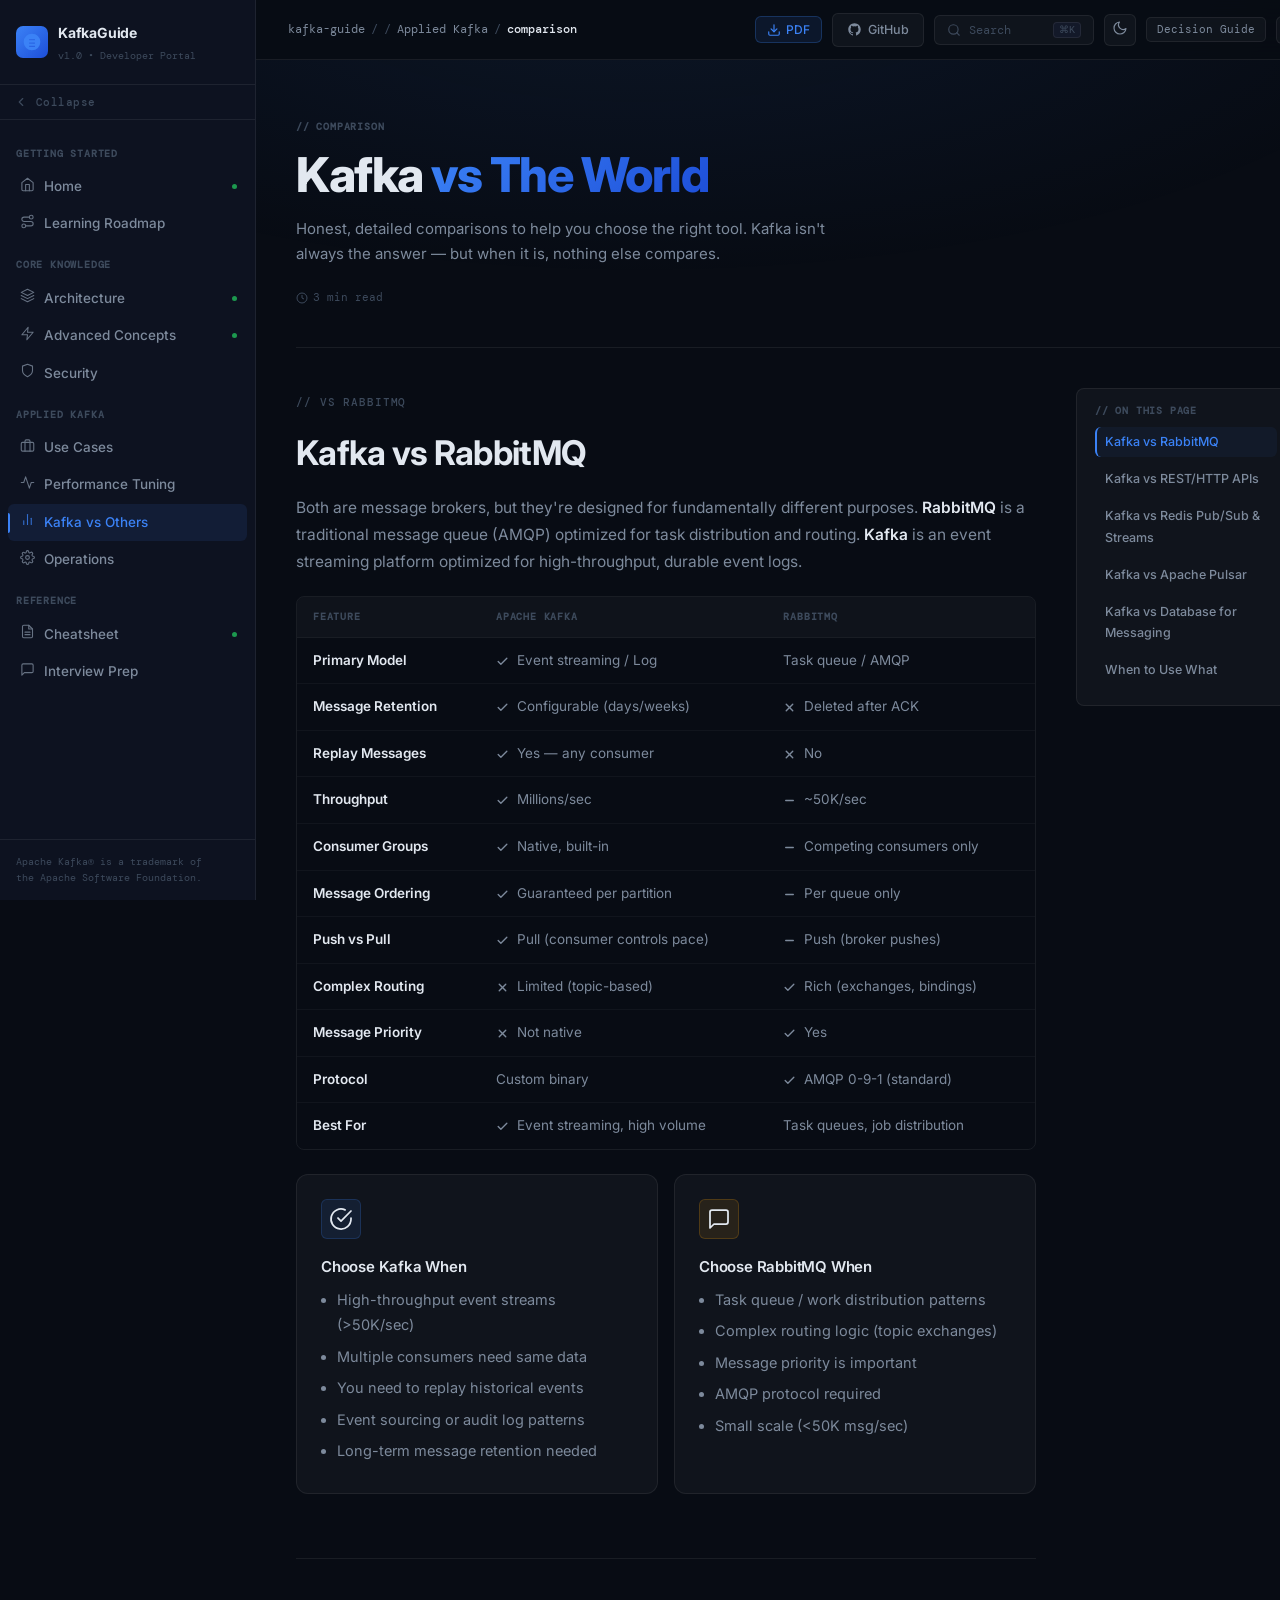
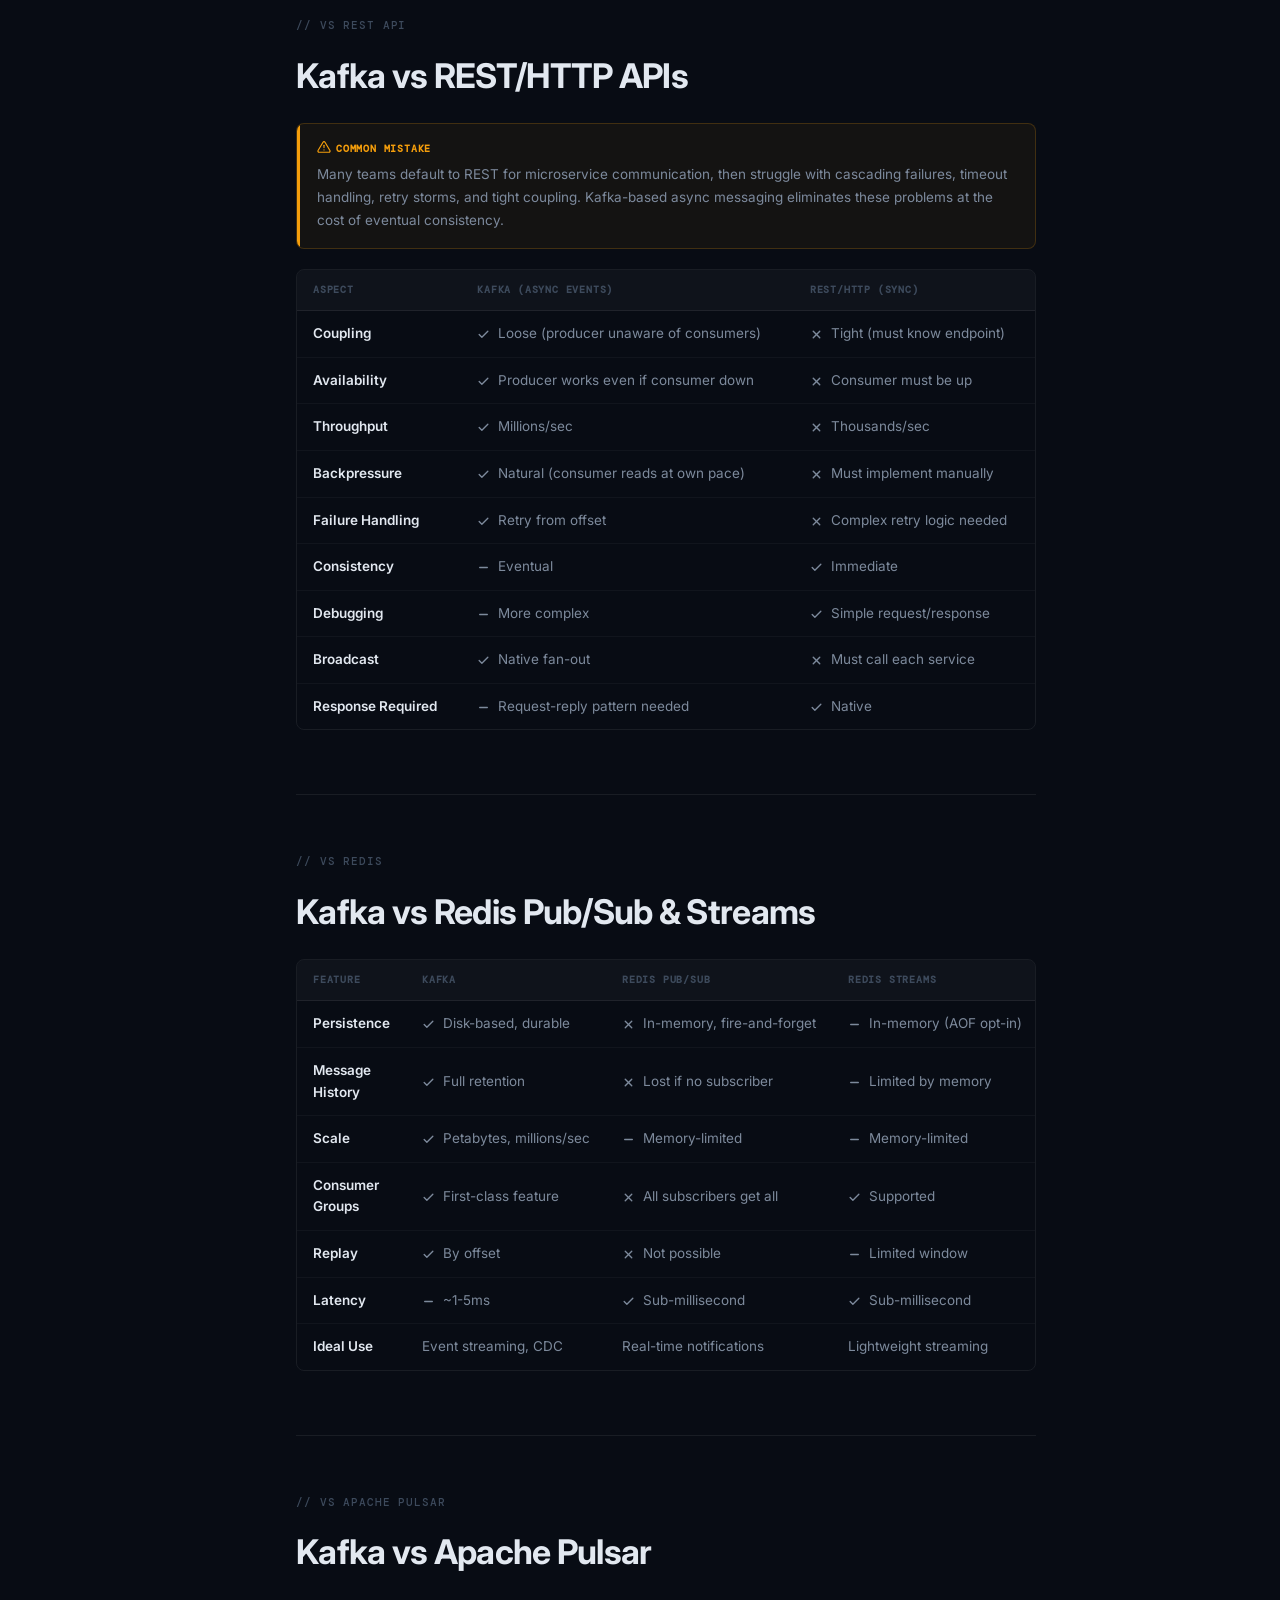
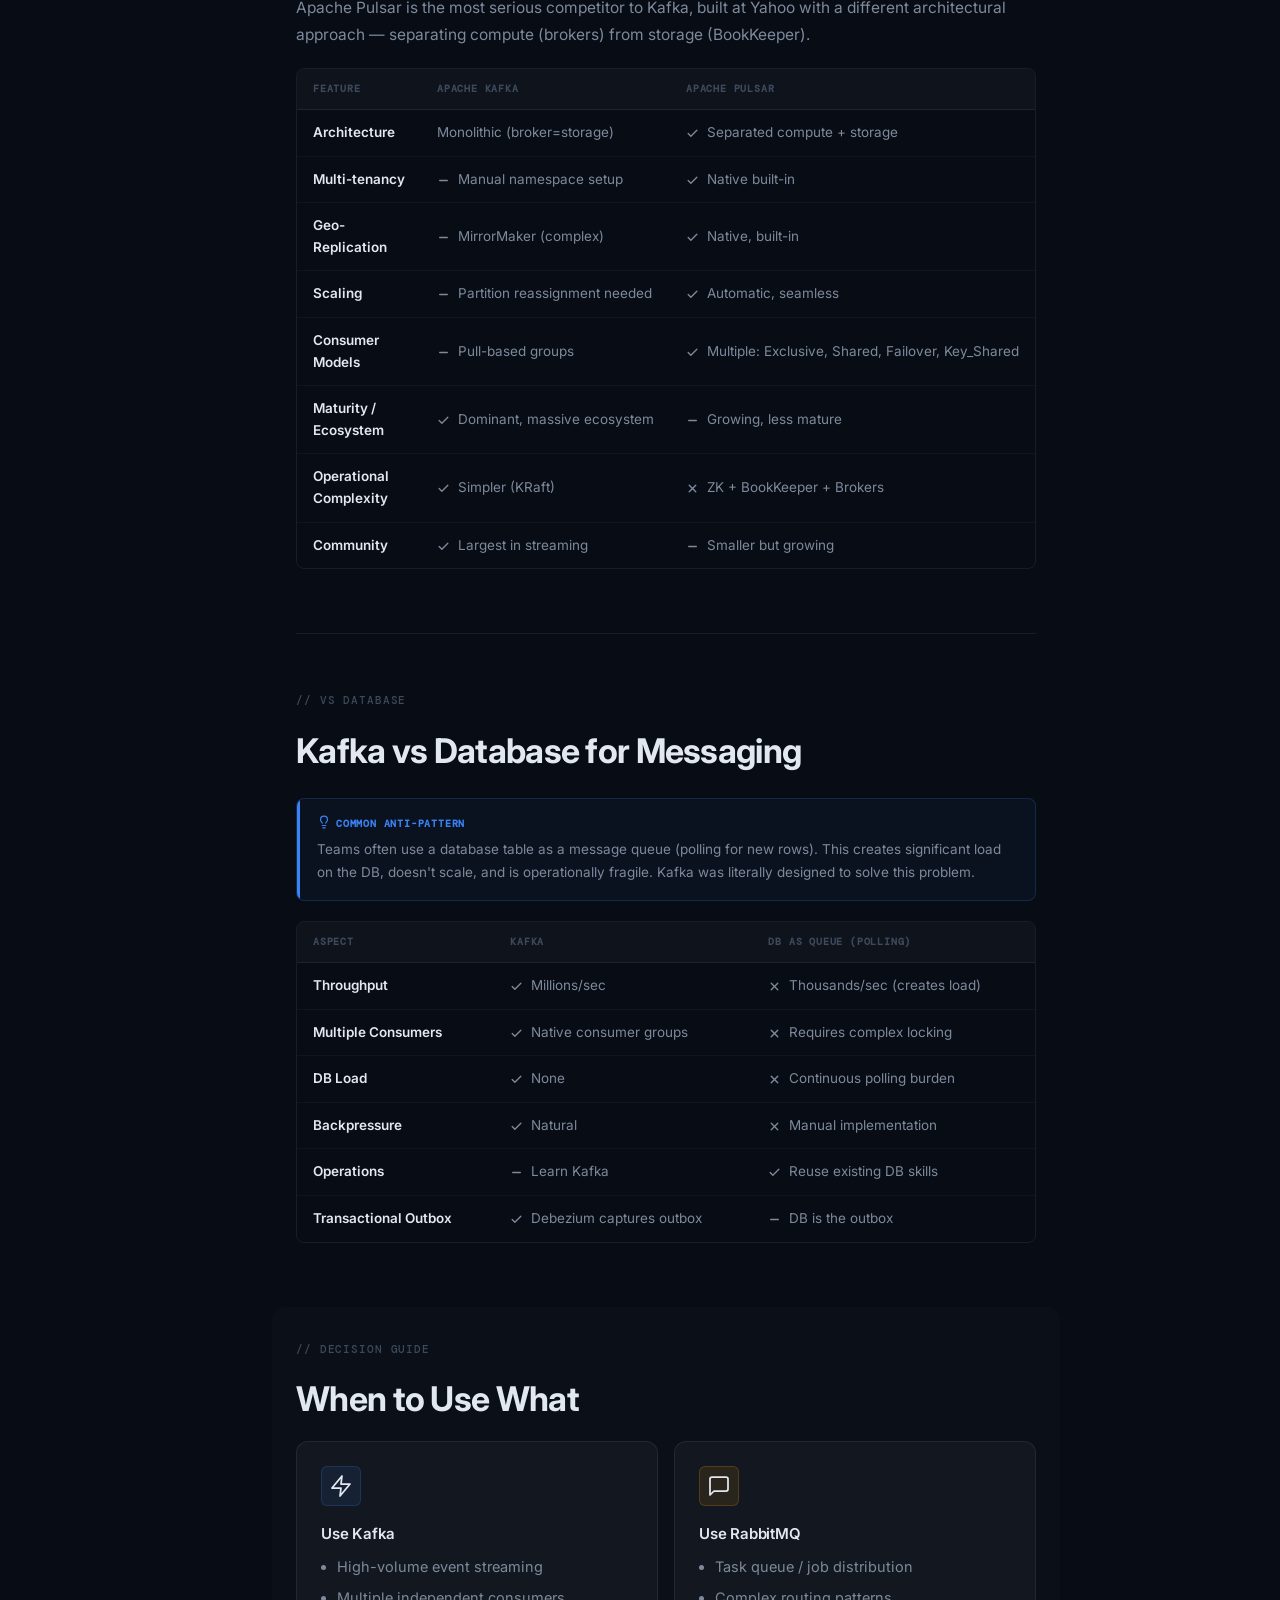
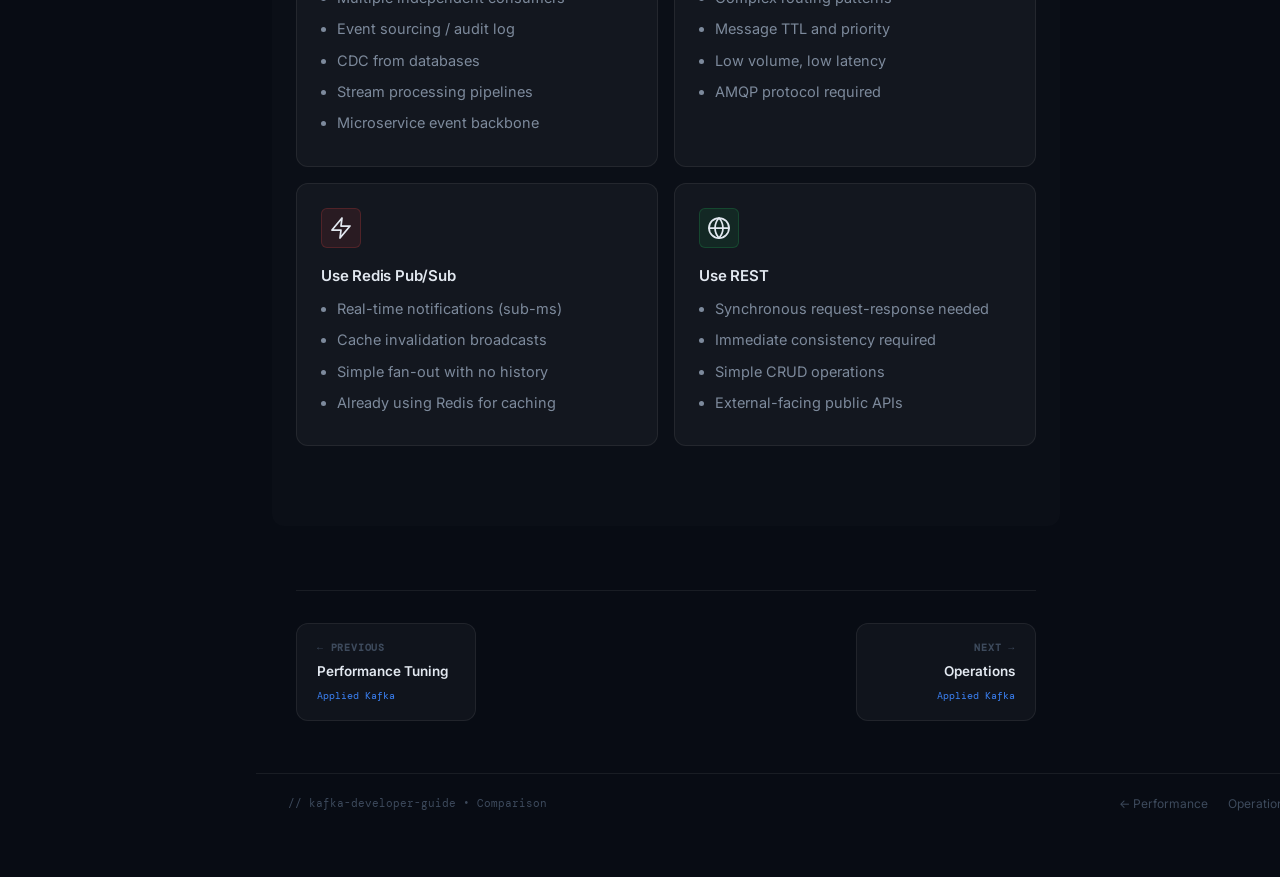
<file: comparison.html>
<!DOCTYPE html>
<html lang="en" data-theme="dark">
<head>
<meta charset="UTF-8">
<meta name="viewport" content="width=device-width, initial-scale=1.0">
<title>Kafka vs Others — Kafka Developer Guide</title>
<meta name="description" content="Kafka vs RabbitMQ, Pulsar, Kinesis, Redis Streams — detailed comparison of messaging systems to help you choose the right tool for your use case.">
  <link rel="canonical" href="https://deannos.github.io/kafka-learning-guide/comparison.html" />
  <meta name="robots" content="index, follow" />
  <meta name="author" content="KafkaGuide" />
  <meta property="og:type" content="article" />
  <meta property="og:site_name" content="KafkaGuide" />
  <meta property="og:title" content="Kafka vs RabbitMQ vs Pulsar vs Kinesis — Kafka Developer Guide" />
  <meta property="og:description" content="Apache Kafka vs RabbitMQ, Pulsar, Kinesis, Redis Streams — detailed feature, performance, and use-case comparison to choose the right messaging system." />
  <meta property="og:url" content="https://deannos.github.io/kafka-learning-guide/comparison.html" />
  <meta property="og:image" content="https://deannos.github.io/kafka-learning-guide/og-image.svg" />
  <meta property="og:image:width" content="1200" />
  <meta property="og:image:height" content="630" />
  <meta property="og:image:alt" content="KafkaGuide — Apache Kafka Developer Learning Portal" />
  <meta name="twitter:card" content="summary_large_image" />
  <meta name="twitter:title" content="Kafka vs RabbitMQ vs Pulsar vs Kinesis — Kafka Developer Guide" />
  <meta name="twitter:description" content="Apache Kafka vs RabbitMQ, Pulsar, Kinesis, Redis Streams — detailed feature, performance, and use-case comparison to choose the right messaging system." />
  <meta name="twitter:image" content="https://deannos.github.io/kafka-learning-guide/og-image.svg" />
  <link rel="manifest" href="manifest.json" />
  <script type="application/ld+json">
  {
    "@context": "https://schema.org",
    "@graph": [
      {
        "@type": "TechArticle",
        "headline": "Kafka vs RabbitMQ vs Pulsar vs Kinesis — Kafka Developer Guide",
        "description": "Apache Kafka vs RabbitMQ, Pulsar, Kinesis, Redis Streams — detailed feature, performance, and use-case comparison to choose the right messaging system.",
        "url": "https://deannos.github.io/kafka-learning-guide/comparison.html",
        "inLanguage": "en",
        "isPartOf": {
          "@type": "WebSite",
          "name": "KafkaGuide",
          "url": "https://deannos.github.io/kafka-learning-guide/"
        },
        "breadcrumb": {
          "@type": "BreadcrumbList",
          "itemListElement": [{"@type":"ListItem","position":1,"name":"KafkaGuide","item":"https://deannos.github.io/kafka-learning-guide/"}, {"@type":"ListItem","position":2,"name":"Applied Kafka"}, {"@type":"ListItem","position":3,"name":"Kafka vs RabbitMQ vs Pulsar vs Kinesis","item":"https://deannos.github.io/kafka-learning-guide/comparison.html"}]
        }
      }
    ]
  }
  </script>
<link rel="preconnect" href="https://fonts.googleapis.com">
<link rel="preconnect" href="https://fonts.gstatic.com" crossorigin>
<script>!function(){var t=localStorage.getItem('kguide-theme');t&&document.documentElement.setAttribute('data-theme',t)}();</script>
<link rel="icon" href="favicon.svg" type="image/svg+xml">
<link rel="stylesheet" href="css/style.css?v=2">
</head>
<body>
<button class="sidebar-toggle" aria-label="Open menu"><svg width="18" height="18" viewBox="0 0 24 24" fill="none" stroke="currentColor" stroke-width="2" stroke-linecap="round" stroke-linejoin="round" aria-hidden="true"><line x1="3" y1="12" x2="21" y2="12"/><line x1="3" y1="6" x2="21" y2="6"/><line x1="3" y1="18" x2="21" y2="18"/></svg></button>
<div class="site-wrapper">
  <aside class="sidebar">
    <a href="index.html" class="sidebar-logo">
      <div class="sidebar-logo-icon" aria-label="Apache Kafka logo"><svg width="20" height="20" viewBox="0 0 24 24" xmlns="http://www.w3.org/2000/svg" aria-hidden="true" focusable="false"><path fill="currentColor" d="M12 2a10 10 0 1 0 0 20 10 10 0 0 0 0-20Zm-3.5 6.5h7v1.5h-7V8.5Zm0 4h7v1.5h-7v-1.5Zm0 4h7v1.5h-7v-1.5Z"/></svg></div>
      <div class="sidebar-logo-text"><span class="name">KafkaGuide</span><span class="version">v1.0 • Developer Portal</span></div>
    </a>
    <nav class="sidebar-nav">
      <div class="nav-section-label">Getting Started</div>
      <a href="index.html" class="nav-item"><span class="nav-icon"><svg width="16" height="16" viewBox="0 0 24 24" fill="none" stroke="currentColor" stroke-width="1.75" stroke-linecap="round" stroke-linejoin="round" aria-hidden="true"><path d="M3 9l9-7 9 7v11a2 2 0 0 1-2 2H5a2 2 0 0 1-2-2z"/><polyline points="9 22 9 12 15 12 15 22"/></svg></span> Home</a>
      <a href="roadmap.html" class="nav-item"><span class="nav-icon"><svg width="16" height="16" viewBox="0 0 24 24" fill="none" stroke="currentColor" stroke-width="1.75" stroke-linecap="round" stroke-linejoin="round" aria-hidden="true"><polygon points="3 11 22 2 13 21 11 13 3 11"/></svg></span> Learning Roadmap</a>
      <div class="nav-section-label">Core Knowledge</div>
      <a href="architecture.html" class="nav-item"><span class="nav-icon"><svg width="16" height="16" viewBox="0 0 24 24" fill="none" stroke="currentColor" stroke-width="1.75" stroke-linecap="round" stroke-linejoin="round" aria-hidden="true"><rect x="2" y="3" width="20" height="5" rx="1"/><rect x="2" y="10" width="20" height="5" rx="1"/><rect x="2" y="17" width="20" height="5" rx="1"/></svg></span> Architecture</a>
      <a href="advanced.html" class="nav-item"><span class="nav-icon"><svg width="16" height="16" viewBox="0 0 24 24" fill="none" stroke="currentColor" stroke-width="1.75" stroke-linecap="round" stroke-linejoin="round" aria-hidden="true"><rect x="4" y="4" width="16" height="16" rx="2"/><rect x="9" y="9" width="6" height="6"/><line x1="9" y1="1" x2="9" y2="4"/><line x1="15" y1="1" x2="15" y2="4"/><line x1="9" y1="20" x2="9" y2="23"/><line x1="15" y1="20" x2="15" y2="23"/><line x1="20" y1="9" x2="23" y2="9"/><line x1="20" y1="14" x2="23" y2="14"/><line x1="1" y1="9" x2="4" y2="9"/><line x1="1" y1="14" x2="4" y2="14"/></svg></span> Advanced Concepts</a>
      <a href="security.html" class="nav-item"><span class="nav-icon"><svg width="16" height="16" viewBox="0 0 24 24" fill="none" stroke="currentColor" stroke-width="1.75" stroke-linecap="round" stroke-linejoin="round" aria-hidden="true"><path d="M12 22s8-4 8-10V5l-8-3-8 3v7c0 6 8 10 8 10z"/></svg></span> Security</a>
      <div class="nav-section-label">Applied Kafka</div>
      <a href="usecases.html" class="nav-item"><span class="nav-icon"><svg width="16" height="16" viewBox="0 0 24 24" fill="none" stroke="currentColor" stroke-width="1.75" stroke-linecap="round" stroke-linejoin="round" aria-hidden="true"><circle cx="12" cy="12" r="10"/><circle cx="12" cy="12" r="6"/><circle cx="12" cy="12" r="2"/></svg></span> Use Cases</a>
      <a href="performance.html" class="nav-item"><span class="nav-icon"><svg width="16" height="16" viewBox="0 0 24 24" fill="none" stroke="currentColor" stroke-width="1.75" stroke-linecap="round" stroke-linejoin="round" aria-hidden="true"><polygon points="13 2 3 14 12 14 11 22 21 10 12 10 13 2"/></svg></span> Performance Tuning</a>
      <a href="comparison.html" class="nav-item"><span class="nav-icon"><svg width="16" height="16" viewBox="0 0 24 24" fill="none" stroke="currentColor" stroke-width="1.75" stroke-linecap="round" stroke-linejoin="round" aria-hidden="true"><line x1="18" y1="20" x2="18" y2="10"/><line x1="12" y1="20" x2="12" y2="4"/><line x1="6" y1="20" x2="6" y2="14"/></svg></span> Kafka vs Others</a>
      <a href="operations.html" class="nav-item"><span class="nav-icon"><svg width="16" height="16" viewBox="0 0 24 24" fill="none" stroke="currentColor" stroke-width="1.75" stroke-linecap="round" stroke-linejoin="round" aria-hidden="true"><circle cx="12" cy="12" r="3"/><path d="M19.07 4.93a10 10 0 0 1 0 14.14M4.93 4.93a10 10 0 0 0 0 14.14"/></svg></span> Operations<span class="nav-badge">NEW</span></a>
      <div class="nav-section-label">Reference</div>
      <a href="cheatsheet.html" class="nav-item"><span class="nav-icon"><svg width="16" height="16" viewBox="0 0 24 24" fill="none" stroke="currentColor" stroke-width="1.75" stroke-linecap="round" stroke-linejoin="round" aria-hidden="true"><path d="M14 2H6a2 2 0 0 0-2 2v16a2 2 0 0 0 2 2h12a2 2 0 0 0 2-2V8z"/><polyline points="14 2 14 8 20 8"/><line x1="16" y1="13" x2="8" y2="13"/><line x1="16" y1="17" x2="8" y2="17"/><polyline points="10 9 9 9 8 9"/></svg></span> Cheatsheet</a>
      <a href="interview.html" class="nav-item"><span class="nav-icon"><svg width="16" height="16" viewBox="0 0 24 24" fill="none" stroke="currentColor" stroke-width="1.75" stroke-linecap="round" stroke-linejoin="round" aria-hidden="true"><path d="M21 15a2 2 0 0 1-2 2H7l-4 4V5a2 2 0 0 1 2-2h14a2 2 0 0 1 2 2z"/></svg></span> Interview Prep<span class="nav-badge">NEW</span></a>
    </nav>
    <div class="sidebar-footer"><div class="sidebar-footer-text">Apache Kafka® is a trademark of<br>the Apache Software Foundation.</div></div>
  </aside>

  <div class="main-content">
    <header class="header">
      <div class="header-breadcrumb">
        <span>kafka-guide</span><span style="color:var(--text-muted)">/</span><span class="current">comparison</span>
      </div>
      <div class="header-right"><button class="theme-toggle" title="Toggle dark/light mode" aria-label="Toggle theme"><span class="icon-sun"><svg xmlns="http://www.w3.org/2000/svg" width="16" height="16" viewBox="0 0 24 24" fill="none" stroke="currentColor" stroke-width="1.75" stroke-linecap="round" stroke-linejoin="round"><circle cx="12" cy="12" r="5"/><line x1="12" y1="1" x2="12" y2="3"/><line x1="12" y1="21" x2="12" y2="23"/><line x1="4.22" y1="4.22" x2="5.64" y2="5.64"/><line x1="18.36" y1="18.36" x2="19.78" y2="19.78"/><line x1="1" y1="12" x2="3" y2="12"/><line x1="21" y1="12" x2="23" y2="12"/><line x1="4.22" y1="19.78" x2="5.64" y2="18.36"/><line x1="18.36" y1="5.64" x2="19.78" y2="4.22"/></svg></span><span class="icon-moon"><svg xmlns="http://www.w3.org/2000/svg" width="16" height="16" viewBox="0 0 24 24" fill="none" stroke="currentColor" stroke-width="1.75" stroke-linecap="round" stroke-linejoin="round"><path d="M21 12.79A9 9 0 1 1 11.21 3 7 7 0 0 0 21 12.79z"/></svg></span></button><span class="header-tag">Decision Guide</span></div>
    </header>

    <div class="page-content">
      <div class="page-title-block">
        <div class="page-tag">// COMPARISON</div>
        <h1 class="page-h1">Kafka <span>vs The World</span></h1>
        <p class="page-subtitle">Honest, detailed comparisons to help you choose the right tool. Kafka isn't always the answer — but when it is, nothing else compares.</p>
      </div>

      <!-- KAFKA VS RABBITMQ -->
      <div class="content-section fade-in">
        <div class="section-eyebrow">// VS RABBITMQ</div>
        <h2>Kafka vs RabbitMQ</h2>
        <p>Both are message brokers, but they're designed for fundamentally different purposes. <strong>RabbitMQ</strong> is a traditional message queue (AMQP) optimized for task distribution and routing. <strong>Kafka</strong> is an event streaming platform optimized for high-throughput, durable event logs.</p>

        <div class="table-wrap fade-in">
          <table>
            <thead><tr><th>Feature</th><th>Apache Kafka</th><th>RabbitMQ</th></tr></thead>
            <tbody>
              <tr><td><strong>Primary Model</strong></td><td class="yes"><svg width="13" height="13" viewBox="0 0 24 24" fill="none" stroke="currentColor" stroke-width="2.5" stroke-linecap="round" stroke-linejoin="round" aria-hidden="true"><polyline points="20 6 9 17 4 12"/></svg> Event streaming / Log</td><td>Task queue / AMQP</td></tr>
              <tr><td><strong>Message Retention</strong></td><td class="yes"><svg width="13" height="13" viewBox="0 0 24 24" fill="none" stroke="currentColor" stroke-width="2.5" stroke-linecap="round" stroke-linejoin="round" aria-hidden="true"><polyline points="20 6 9 17 4 12"/></svg> Configurable (days/weeks)</td><td class="no"><svg width="13" height="13" viewBox="0 0 24 24" fill="none" stroke="currentColor" stroke-width="2.5" stroke-linecap="round" stroke-linejoin="round" aria-hidden="true"><line x1="18" y1="6" x2="6" y2="18"/><line x1="6" y1="6" x2="18" y2="18"/></svg> Deleted after ACK</td></tr>
              <tr><td><strong>Replay Messages</strong></td><td class="yes"><svg width="13" height="13" viewBox="0 0 24 24" fill="none" stroke="currentColor" stroke-width="2.5" stroke-linecap="round" stroke-linejoin="round" aria-hidden="true"><polyline points="20 6 9 17 4 12"/></svg> Yes — any consumer</td><td class="no"><svg width="13" height="13" viewBox="0 0 24 24" fill="none" stroke="currentColor" stroke-width="2.5" stroke-linecap="round" stroke-linejoin="round" aria-hidden="true"><line x1="18" y1="6" x2="6" y2="18"/><line x1="6" y1="6" x2="18" y2="18"/></svg> No</td></tr>
              <tr><td><strong>Throughput</strong></td><td class="yes"><svg width="13" height="13" viewBox="0 0 24 24" fill="none" stroke="currentColor" stroke-width="2.5" stroke-linecap="round" stroke-linejoin="round" aria-hidden="true"><polyline points="20 6 9 17 4 12"/></svg> Millions/sec</td><td class="partial"><svg width="13" height="13" viewBox="0 0 24 24" fill="none" stroke="currentColor" stroke-width="2.5" stroke-linecap="round" stroke-linejoin="round" aria-hidden="true"><line x1="5" y1="12" x2="19" y2="12"/></svg> ~50K/sec</td></tr>
              <tr><td><strong>Consumer Groups</strong></td><td class="yes"><svg width="13" height="13" viewBox="0 0 24 24" fill="none" stroke="currentColor" stroke-width="2.5" stroke-linecap="round" stroke-linejoin="round" aria-hidden="true"><polyline points="20 6 9 17 4 12"/></svg> Native, built-in</td><td class="partial"><svg width="13" height="13" viewBox="0 0 24 24" fill="none" stroke="currentColor" stroke-width="2.5" stroke-linecap="round" stroke-linejoin="round" aria-hidden="true"><line x1="5" y1="12" x2="19" y2="12"/></svg> Competing consumers only</td></tr>
              <tr><td><strong>Message Ordering</strong></td><td class="yes"><svg width="13" height="13" viewBox="0 0 24 24" fill="none" stroke="currentColor" stroke-width="2.5" stroke-linecap="round" stroke-linejoin="round" aria-hidden="true"><polyline points="20 6 9 17 4 12"/></svg> Guaranteed per partition</td><td class="partial"><svg width="13" height="13" viewBox="0 0 24 24" fill="none" stroke="currentColor" stroke-width="2.5" stroke-linecap="round" stroke-linejoin="round" aria-hidden="true"><line x1="5" y1="12" x2="19" y2="12"/></svg> Per queue only</td></tr>
              <tr><td><strong>Push vs Pull</strong></td><td class="yes"><svg width="13" height="13" viewBox="0 0 24 24" fill="none" stroke="currentColor" stroke-width="2.5" stroke-linecap="round" stroke-linejoin="round" aria-hidden="true"><polyline points="20 6 9 17 4 12"/></svg> Pull (consumer controls pace)</td><td class="partial"><svg width="13" height="13" viewBox="0 0 24 24" fill="none" stroke="currentColor" stroke-width="2.5" stroke-linecap="round" stroke-linejoin="round" aria-hidden="true"><line x1="5" y1="12" x2="19" y2="12"/></svg> Push (broker pushes)</td></tr>
              <tr><td><strong>Complex Routing</strong></td><td class="no"><svg width="13" height="13" viewBox="0 0 24 24" fill="none" stroke="currentColor" stroke-width="2.5" stroke-linecap="round" stroke-linejoin="round" aria-hidden="true"><line x1="18" y1="6" x2="6" y2="18"/><line x1="6" y1="6" x2="18" y2="18"/></svg> Limited (topic-based)</td><td class="yes"><svg width="13" height="13" viewBox="0 0 24 24" fill="none" stroke="currentColor" stroke-width="2.5" stroke-linecap="round" stroke-linejoin="round" aria-hidden="true"><polyline points="20 6 9 17 4 12"/></svg> Rich (exchanges, bindings)</td></tr>
              <tr><td><strong>Message Priority</strong></td><td class="no"><svg width="13" height="13" viewBox="0 0 24 24" fill="none" stroke="currentColor" stroke-width="2.5" stroke-linecap="round" stroke-linejoin="round" aria-hidden="true"><line x1="18" y1="6" x2="6" y2="18"/><line x1="6" y1="6" x2="18" y2="18"/></svg> Not native</td><td class="yes"><svg width="13" height="13" viewBox="0 0 24 24" fill="none" stroke="currentColor" stroke-width="2.5" stroke-linecap="round" stroke-linejoin="round" aria-hidden="true"><polyline points="20 6 9 17 4 12"/></svg> Yes</td></tr>
              <tr><td><strong>Protocol</strong></td><td>Custom binary</td><td class="yes"><svg width="13" height="13" viewBox="0 0 24 24" fill="none" stroke="currentColor" stroke-width="2.5" stroke-linecap="round" stroke-linejoin="round" aria-hidden="true"><polyline points="20 6 9 17 4 12"/></svg> AMQP 0-9-1 (standard)</td></tr>
              <tr><td><strong>Best For</strong></td><td class="yes"><svg width="13" height="13" viewBox="0 0 24 24" fill="none" stroke="currentColor" stroke-width="2.5" stroke-linecap="round" stroke-linejoin="round" aria-hidden="true"><polyline points="20 6 9 17 4 12"/></svg> Event streaming, high volume</td><td>Task queues, job distribution</td></tr>
            </tbody>
          </table>
        </div>

        <div class="cards-grid fade-in" style="margin-top:24px">
          <div class="card">
            <div class="card-icon cyan"><svg width="24" height="24" viewBox="0 0 24 24" fill="none" stroke="currentColor" stroke-width="1.75" stroke-linecap="round" stroke-linejoin="round" aria-hidden="true"><path d="M22 11.08V12a10 10 0 1 1-5.93-9.14"/><polyline points="22 4 12 14.01 9 11.01"/></svg></div>
            <div class="card-title">Choose Kafka When</div>
            <div class="card-desc">
              <ul style="padding-left:16px;margin:0">
                <li>High-throughput event streams (&gt;50K/sec)</li>
                <li>Multiple consumers need same data</li>
                <li>You need to replay historical events</li>
                <li>Event sourcing or audit log patterns</li>
                <li>Long-term message retention needed</li>
              </ul>
            </div>
          </div>
          <div class="card">
            <div class="card-icon orange"><svg width="24" height="24" viewBox="0 0 24 24" fill="none" stroke="currentColor" stroke-width="1.75" stroke-linecap="round" stroke-linejoin="round" aria-hidden="true"><path d="M21 15a2 2 0 0 1-2 2H7l-4 4V5a2 2 0 0 1 2-2h14a2 2 0 0 1 2 2z"/></svg></div>
            <div class="card-title">Choose RabbitMQ When</div>
            <div class="card-desc">
              <ul style="padding-left:16px;margin:0">
                <li>Task queue / work distribution patterns</li>
                <li>Complex routing logic (topic exchanges)</li>
                <li>Message priority is important</li>
                <li>AMQP protocol required</li>
                <li>Small scale (&lt;50K msg/sec)</li>
              </ul>
            </div>
          </div>
        </div>
      </div>

      <div class="section-divider"></div>

      <!-- KAFKA VS REST -->
      <div class="content-section fade-in">
        <div class="section-eyebrow">// VS REST API</div>
        <h2>Kafka vs REST/HTTP APIs</h2>

        <div class="info-box orange fade-in">
          <div class="info-label"><svg width="14" height="14" viewBox="0 0 24 24" fill="none" stroke="currentColor" stroke-width="2" stroke-linecap="round" stroke-linejoin="round" aria-hidden="true" style="display:inline-block;vertical-align:-2px;margin-right:5px"><path d="M10.29 3.86L1.82 18a2 2 0 0 0 1.71 3h16.94a2 2 0 0 0 1.71-3L13.71 3.86a2 2 0 0 0-3.42 0z"/><line x1="12" y1="9" x2="12" y2="13"/><line x1="12" y1="17" x2="12.01" y2="17"/></svg>Common Mistake</div>
          <div class="info-text">Many teams default to REST for microservice communication, then struggle with cascading failures, timeout handling, retry storms, and tight coupling. Kafka-based async messaging eliminates these problems at the cost of eventual consistency.</div>
        </div>

        <div class="table-wrap fade-in">
          <table>
            <thead><tr><th>Aspect</th><th>Kafka (Async Events)</th><th>REST/HTTP (Sync)</th></tr></thead>
            <tbody>
              <tr><td><strong>Coupling</strong></td><td class="yes"><svg width="13" height="13" viewBox="0 0 24 24" fill="none" stroke="currentColor" stroke-width="2.5" stroke-linecap="round" stroke-linejoin="round" aria-hidden="true"><polyline points="20 6 9 17 4 12"/></svg> Loose (producer unaware of consumers)</td><td class="no"><svg width="13" height="13" viewBox="0 0 24 24" fill="none" stroke="currentColor" stroke-width="2.5" stroke-linecap="round" stroke-linejoin="round" aria-hidden="true"><line x1="18" y1="6" x2="6" y2="18"/><line x1="6" y1="6" x2="18" y2="18"/></svg> Tight (must know endpoint)</td></tr>
              <tr><td><strong>Availability</strong></td><td class="yes"><svg width="13" height="13" viewBox="0 0 24 24" fill="none" stroke="currentColor" stroke-width="2.5" stroke-linecap="round" stroke-linejoin="round" aria-hidden="true"><polyline points="20 6 9 17 4 12"/></svg> Producer works even if consumer down</td><td class="no"><svg width="13" height="13" viewBox="0 0 24 24" fill="none" stroke="currentColor" stroke-width="2.5" stroke-linecap="round" stroke-linejoin="round" aria-hidden="true"><line x1="18" y1="6" x2="6" y2="18"/><line x1="6" y1="6" x2="18" y2="18"/></svg> Consumer must be up</td></tr>
              <tr><td><strong>Throughput</strong></td><td class="yes"><svg width="13" height="13" viewBox="0 0 24 24" fill="none" stroke="currentColor" stroke-width="2.5" stroke-linecap="round" stroke-linejoin="round" aria-hidden="true"><polyline points="20 6 9 17 4 12"/></svg> Millions/sec</td><td class="no"><svg width="13" height="13" viewBox="0 0 24 24" fill="none" stroke="currentColor" stroke-width="2.5" stroke-linecap="round" stroke-linejoin="round" aria-hidden="true"><line x1="18" y1="6" x2="6" y2="18"/><line x1="6" y1="6" x2="18" y2="18"/></svg> Thousands/sec</td></tr>
              <tr><td><strong>Backpressure</strong></td><td class="yes"><svg width="13" height="13" viewBox="0 0 24 24" fill="none" stroke="currentColor" stroke-width="2.5" stroke-linecap="round" stroke-linejoin="round" aria-hidden="true"><polyline points="20 6 9 17 4 12"/></svg> Natural (consumer reads at own pace)</td><td class="no"><svg width="13" height="13" viewBox="0 0 24 24" fill="none" stroke="currentColor" stroke-width="2.5" stroke-linecap="round" stroke-linejoin="round" aria-hidden="true"><line x1="18" y1="6" x2="6" y2="18"/><line x1="6" y1="6" x2="18" y2="18"/></svg> Must implement manually</td></tr>
              <tr><td><strong>Failure Handling</strong></td><td class="yes"><svg width="13" height="13" viewBox="0 0 24 24" fill="none" stroke="currentColor" stroke-width="2.5" stroke-linecap="round" stroke-linejoin="round" aria-hidden="true"><polyline points="20 6 9 17 4 12"/></svg> Retry from offset</td><td class="no"><svg width="13" height="13" viewBox="0 0 24 24" fill="none" stroke="currentColor" stroke-width="2.5" stroke-linecap="round" stroke-linejoin="round" aria-hidden="true"><line x1="18" y1="6" x2="6" y2="18"/><line x1="6" y1="6" x2="18" y2="18"/></svg> Complex retry logic needed</td></tr>
              <tr><td><strong>Consistency</strong></td><td class="partial"><svg width="13" height="13" viewBox="0 0 24 24" fill="none" stroke="currentColor" stroke-width="2.5" stroke-linecap="round" stroke-linejoin="round" aria-hidden="true"><line x1="5" y1="12" x2="19" y2="12"/></svg> Eventual</td><td class="yes"><svg width="13" height="13" viewBox="0 0 24 24" fill="none" stroke="currentColor" stroke-width="2.5" stroke-linecap="round" stroke-linejoin="round" aria-hidden="true"><polyline points="20 6 9 17 4 12"/></svg> Immediate</td></tr>
              <tr><td><strong>Debugging</strong></td><td class="partial"><svg width="13" height="13" viewBox="0 0 24 24" fill="none" stroke="currentColor" stroke-width="2.5" stroke-linecap="round" stroke-linejoin="round" aria-hidden="true"><line x1="5" y1="12" x2="19" y2="12"/></svg> More complex</td><td class="yes"><svg width="13" height="13" viewBox="0 0 24 24" fill="none" stroke="currentColor" stroke-width="2.5" stroke-linecap="round" stroke-linejoin="round" aria-hidden="true"><polyline points="20 6 9 17 4 12"/></svg> Simple request/response</td></tr>
              <tr><td><strong>Broadcast</strong></td><td class="yes"><svg width="13" height="13" viewBox="0 0 24 24" fill="none" stroke="currentColor" stroke-width="2.5" stroke-linecap="round" stroke-linejoin="round" aria-hidden="true"><polyline points="20 6 9 17 4 12"/></svg> Native fan-out</td><td class="no"><svg width="13" height="13" viewBox="0 0 24 24" fill="none" stroke="currentColor" stroke-width="2.5" stroke-linecap="round" stroke-linejoin="round" aria-hidden="true"><line x1="18" y1="6" x2="6" y2="18"/><line x1="6" y1="6" x2="18" y2="18"/></svg> Must call each service</td></tr>
              <tr><td><strong>Response Required</strong></td><td class="partial"><svg width="13" height="13" viewBox="0 0 24 24" fill="none" stroke="currentColor" stroke-width="2.5" stroke-linecap="round" stroke-linejoin="round" aria-hidden="true"><line x1="5" y1="12" x2="19" y2="12"/></svg> Request-reply pattern needed</td><td class="yes"><svg width="13" height="13" viewBox="0 0 24 24" fill="none" stroke="currentColor" stroke-width="2.5" stroke-linecap="round" stroke-linejoin="round" aria-hidden="true"><polyline points="20 6 9 17 4 12"/></svg> Native</td></tr>
            </tbody>
          </table>
        </div>
      </div>

      <div class="section-divider"></div>

      <!-- KAFKA VS REDIS -->
      <div class="content-section fade-in">
        <div class="section-eyebrow">// VS REDIS</div>
        <h2>Kafka vs Redis Pub/Sub & Streams</h2>

        <div class="table-wrap fade-in">
          <table>
            <thead><tr><th>Feature</th><th>Kafka</th><th>Redis Pub/Sub</th><th>Redis Streams</th></tr></thead>
            <tbody>
              <tr><td><strong>Persistence</strong></td><td class="yes"><svg width="13" height="13" viewBox="0 0 24 24" fill="none" stroke="currentColor" stroke-width="2.5" stroke-linecap="round" stroke-linejoin="round" aria-hidden="true"><polyline points="20 6 9 17 4 12"/></svg> Disk-based, durable</td><td class="no"><svg width="13" height="13" viewBox="0 0 24 24" fill="none" stroke="currentColor" stroke-width="2.5" stroke-linecap="round" stroke-linejoin="round" aria-hidden="true"><line x1="18" y1="6" x2="6" y2="18"/><line x1="6" y1="6" x2="18" y2="18"/></svg> In-memory, fire-and-forget</td><td class="partial"><svg width="13" height="13" viewBox="0 0 24 24" fill="none" stroke="currentColor" stroke-width="2.5" stroke-linecap="round" stroke-linejoin="round" aria-hidden="true"><line x1="5" y1="12" x2="19" y2="12"/></svg> In-memory (AOF opt-in)</td></tr>
              <tr><td><strong>Message History</strong></td><td class="yes"><svg width="13" height="13" viewBox="0 0 24 24" fill="none" stroke="currentColor" stroke-width="2.5" stroke-linecap="round" stroke-linejoin="round" aria-hidden="true"><polyline points="20 6 9 17 4 12"/></svg> Full retention</td><td class="no"><svg width="13" height="13" viewBox="0 0 24 24" fill="none" stroke="currentColor" stroke-width="2.5" stroke-linecap="round" stroke-linejoin="round" aria-hidden="true"><line x1="18" y1="6" x2="6" y2="18"/><line x1="6" y1="6" x2="18" y2="18"/></svg> Lost if no subscriber</td><td class="partial"><svg width="13" height="13" viewBox="0 0 24 24" fill="none" stroke="currentColor" stroke-width="2.5" stroke-linecap="round" stroke-linejoin="round" aria-hidden="true"><line x1="5" y1="12" x2="19" y2="12"/></svg> Limited by memory</td></tr>
              <tr><td><strong>Scale</strong></td><td class="yes"><svg width="13" height="13" viewBox="0 0 24 24" fill="none" stroke="currentColor" stroke-width="2.5" stroke-linecap="round" stroke-linejoin="round" aria-hidden="true"><polyline points="20 6 9 17 4 12"/></svg> Petabytes, millions/sec</td><td class="partial"><svg width="13" height="13" viewBox="0 0 24 24" fill="none" stroke="currentColor" stroke-width="2.5" stroke-linecap="round" stroke-linejoin="round" aria-hidden="true"><line x1="5" y1="12" x2="19" y2="12"/></svg> Memory-limited</td><td class="partial"><svg width="13" height="13" viewBox="0 0 24 24" fill="none" stroke="currentColor" stroke-width="2.5" stroke-linecap="round" stroke-linejoin="round" aria-hidden="true"><line x1="5" y1="12" x2="19" y2="12"/></svg> Memory-limited</td></tr>
              <tr><td><strong>Consumer Groups</strong></td><td class="yes"><svg width="13" height="13" viewBox="0 0 24 24" fill="none" stroke="currentColor" stroke-width="2.5" stroke-linecap="round" stroke-linejoin="round" aria-hidden="true"><polyline points="20 6 9 17 4 12"/></svg> First-class feature</td><td class="no"><svg width="13" height="13" viewBox="0 0 24 24" fill="none" stroke="currentColor" stroke-width="2.5" stroke-linecap="round" stroke-linejoin="round" aria-hidden="true"><line x1="18" y1="6" x2="6" y2="18"/><line x1="6" y1="6" x2="18" y2="18"/></svg> All subscribers get all</td><td class="yes"><svg width="13" height="13" viewBox="0 0 24 24" fill="none" stroke="currentColor" stroke-width="2.5" stroke-linecap="round" stroke-linejoin="round" aria-hidden="true"><polyline points="20 6 9 17 4 12"/></svg> Supported</td></tr>
              <tr><td><strong>Replay</strong></td><td class="yes"><svg width="13" height="13" viewBox="0 0 24 24" fill="none" stroke="currentColor" stroke-width="2.5" stroke-linecap="round" stroke-linejoin="round" aria-hidden="true"><polyline points="20 6 9 17 4 12"/></svg> By offset</td><td class="no"><svg width="13" height="13" viewBox="0 0 24 24" fill="none" stroke="currentColor" stroke-width="2.5" stroke-linecap="round" stroke-linejoin="round" aria-hidden="true"><line x1="18" y1="6" x2="6" y2="18"/><line x1="6" y1="6" x2="18" y2="18"/></svg> Not possible</td><td class="partial"><svg width="13" height="13" viewBox="0 0 24 24" fill="none" stroke="currentColor" stroke-width="2.5" stroke-linecap="round" stroke-linejoin="round" aria-hidden="true"><line x1="5" y1="12" x2="19" y2="12"/></svg> Limited window</td></tr>
              <tr><td><strong>Latency</strong></td><td class="partial"><svg width="13" height="13" viewBox="0 0 24 24" fill="none" stroke="currentColor" stroke-width="2.5" stroke-linecap="round" stroke-linejoin="round" aria-hidden="true"><line x1="5" y1="12" x2="19" y2="12"/></svg> ~1-5ms</td><td class="yes"><svg width="13" height="13" viewBox="0 0 24 24" fill="none" stroke="currentColor" stroke-width="2.5" stroke-linecap="round" stroke-linejoin="round" aria-hidden="true"><polyline points="20 6 9 17 4 12"/></svg> Sub-millisecond</td><td class="yes"><svg width="13" height="13" viewBox="0 0 24 24" fill="none" stroke="currentColor" stroke-width="2.5" stroke-linecap="round" stroke-linejoin="round" aria-hidden="true"><polyline points="20 6 9 17 4 12"/></svg> Sub-millisecond</td></tr>
              <tr><td><strong>Ideal Use</strong></td><td>Event streaming, CDC</td><td>Real-time notifications</td><td>Lightweight streaming</td></tr>
            </tbody>
          </table>
        </div>
      </div>

      <div class="section-divider"></div>

      <!-- KAFKA VS PULSAR -->
      <div class="content-section fade-in">
        <div class="section-eyebrow">// VS APACHE PULSAR</div>
        <h2>Kafka vs Apache Pulsar</h2>
        <p>Apache Pulsar is the most serious competitor to Kafka, built at Yahoo with a different architectural approach — separating compute (brokers) from storage (BookKeeper).</p>

        <div class="table-wrap fade-in">
          <table>
            <thead><tr><th>Feature</th><th>Apache Kafka</th><th>Apache Pulsar</th></tr></thead>
            <tbody>
              <tr><td><strong>Architecture</strong></td><td>Monolithic (broker=storage)</td><td class="yes"><svg width="13" height="13" viewBox="0 0 24 24" fill="none" stroke="currentColor" stroke-width="2.5" stroke-linecap="round" stroke-linejoin="round" aria-hidden="true"><polyline points="20 6 9 17 4 12"/></svg> Separated compute + storage</td></tr>
              <tr><td><strong>Multi-tenancy</strong></td><td class="partial"><svg width="13" height="13" viewBox="0 0 24 24" fill="none" stroke="currentColor" stroke-width="2.5" stroke-linecap="round" stroke-linejoin="round" aria-hidden="true"><line x1="5" y1="12" x2="19" y2="12"/></svg> Manual namespace setup</td><td class="yes"><svg width="13" height="13" viewBox="0 0 24 24" fill="none" stroke="currentColor" stroke-width="2.5" stroke-linecap="round" stroke-linejoin="round" aria-hidden="true"><polyline points="20 6 9 17 4 12"/></svg> Native built-in</td></tr>
              <tr><td><strong>Geo-Replication</strong></td><td class="partial"><svg width="13" height="13" viewBox="0 0 24 24" fill="none" stroke="currentColor" stroke-width="2.5" stroke-linecap="round" stroke-linejoin="round" aria-hidden="true"><line x1="5" y1="12" x2="19" y2="12"/></svg> MirrorMaker (complex)</td><td class="yes"><svg width="13" height="13" viewBox="0 0 24 24" fill="none" stroke="currentColor" stroke-width="2.5" stroke-linecap="round" stroke-linejoin="round" aria-hidden="true"><polyline points="20 6 9 17 4 12"/></svg> Native, built-in</td></tr>
              <tr><td><strong>Scaling</strong></td><td class="partial"><svg width="13" height="13" viewBox="0 0 24 24" fill="none" stroke="currentColor" stroke-width="2.5" stroke-linecap="round" stroke-linejoin="round" aria-hidden="true"><line x1="5" y1="12" x2="19" y2="12"/></svg> Partition reassignment needed</td><td class="yes"><svg width="13" height="13" viewBox="0 0 24 24" fill="none" stroke="currentColor" stroke-width="2.5" stroke-linecap="round" stroke-linejoin="round" aria-hidden="true"><polyline points="20 6 9 17 4 12"/></svg> Automatic, seamless</td></tr>
              <tr><td><strong>Consumer Models</strong></td><td class="partial"><svg width="13" height="13" viewBox="0 0 24 24" fill="none" stroke="currentColor" stroke-width="2.5" stroke-linecap="round" stroke-linejoin="round" aria-hidden="true"><line x1="5" y1="12" x2="19" y2="12"/></svg> Pull-based groups</td><td class="yes"><svg width="13" height="13" viewBox="0 0 24 24" fill="none" stroke="currentColor" stroke-width="2.5" stroke-linecap="round" stroke-linejoin="round" aria-hidden="true"><polyline points="20 6 9 17 4 12"/></svg> Multiple: Exclusive, Shared, Failover, Key_Shared</td></tr>
              <tr><td><strong>Maturity / Ecosystem</strong></td><td class="yes"><svg width="13" height="13" viewBox="0 0 24 24" fill="none" stroke="currentColor" stroke-width="2.5" stroke-linecap="round" stroke-linejoin="round" aria-hidden="true"><polyline points="20 6 9 17 4 12"/></svg> Dominant, massive ecosystem</td><td class="partial"><svg width="13" height="13" viewBox="0 0 24 24" fill="none" stroke="currentColor" stroke-width="2.5" stroke-linecap="round" stroke-linejoin="round" aria-hidden="true"><line x1="5" y1="12" x2="19" y2="12"/></svg> Growing, less mature</td></tr>
              <tr><td><strong>Operational Complexity</strong></td><td class="yes"><svg width="13" height="13" viewBox="0 0 24 24" fill="none" stroke="currentColor" stroke-width="2.5" stroke-linecap="round" stroke-linejoin="round" aria-hidden="true"><polyline points="20 6 9 17 4 12"/></svg> Simpler (KRaft)</td><td class="no"><svg width="13" height="13" viewBox="0 0 24 24" fill="none" stroke="currentColor" stroke-width="2.5" stroke-linecap="round" stroke-linejoin="round" aria-hidden="true"><line x1="18" y1="6" x2="6" y2="18"/><line x1="6" y1="6" x2="18" y2="18"/></svg> ZK + BookKeeper + Brokers</td></tr>
              <tr><td><strong>Community</strong></td><td class="yes"><svg width="13" height="13" viewBox="0 0 24 24" fill="none" stroke="currentColor" stroke-width="2.5" stroke-linecap="round" stroke-linejoin="round" aria-hidden="true"><polyline points="20 6 9 17 4 12"/></svg> Largest in streaming</td><td class="partial"><svg width="13" height="13" viewBox="0 0 24 24" fill="none" stroke="currentColor" stroke-width="2.5" stroke-linecap="round" stroke-linejoin="round" aria-hidden="true"><line x1="5" y1="12" x2="19" y2="12"/></svg> Smaller but growing</td></tr>
            </tbody>
          </table>
        </div>
      </div>

      <div class="section-divider"></div>

      <!-- KAFKA VS DATABASE -->
      <div class="content-section fade-in">
        <div class="section-eyebrow">// VS DATABASE</div>
        <h2>Kafka vs Database for Messaging</h2>

        <div class="info-box cyan fade-in">
          <div class="info-label"><svg width="14" height="14" viewBox="0 0 24 24" fill="none" stroke="currentColor" stroke-width="2" stroke-linecap="round" stroke-linejoin="round" aria-hidden="true" style="display:inline-block;vertical-align:-2px;margin-right:5px"><line x1="9" y1="18" x2="15" y2="18"/><line x1="10" y1="22" x2="14" y2="22"/><path d="M15.09 14c.18-.98.65-1.74 1.41-2.5A4.65 4.65 0 0 0 18 8 6 6 0 0 0 6 8c0 1 .23 2.23 1.5 3.5A4.61 4.61 0 0 1 8.91 14"/></svg>Common Anti-Pattern</div>
          <div class="info-text">Teams often use a database table as a message queue (polling for new rows). This creates significant load on the DB, doesn't scale, and is operationally fragile. Kafka was literally designed to solve this problem.</div>
        </div>

        <div class="table-wrap fade-in">
          <table>
            <thead><tr><th>Aspect</th><th>Kafka</th><th>DB as Queue (Polling)</th></tr></thead>
            <tbody>
              <tr><td><strong>Throughput</strong></td><td class="yes"><svg width="13" height="13" viewBox="0 0 24 24" fill="none" stroke="currentColor" stroke-width="2.5" stroke-linecap="round" stroke-linejoin="round" aria-hidden="true"><polyline points="20 6 9 17 4 12"/></svg> Millions/sec</td><td class="no"><svg width="13" height="13" viewBox="0 0 24 24" fill="none" stroke="currentColor" stroke-width="2.5" stroke-linecap="round" stroke-linejoin="round" aria-hidden="true"><line x1="18" y1="6" x2="6" y2="18"/><line x1="6" y1="6" x2="18" y2="18"/></svg> Thousands/sec (creates load)</td></tr>
              <tr><td><strong>Multiple Consumers</strong></td><td class="yes"><svg width="13" height="13" viewBox="0 0 24 24" fill="none" stroke="currentColor" stroke-width="2.5" stroke-linecap="round" stroke-linejoin="round" aria-hidden="true"><polyline points="20 6 9 17 4 12"/></svg> Native consumer groups</td><td class="no"><svg width="13" height="13" viewBox="0 0 24 24" fill="none" stroke="currentColor" stroke-width="2.5" stroke-linecap="round" stroke-linejoin="round" aria-hidden="true"><line x1="18" y1="6" x2="6" y2="18"/><line x1="6" y1="6" x2="18" y2="18"/></svg> Requires complex locking</td></tr>
              <tr><td><strong>DB Load</strong></td><td class="yes"><svg width="13" height="13" viewBox="0 0 24 24" fill="none" stroke="currentColor" stroke-width="2.5" stroke-linecap="round" stroke-linejoin="round" aria-hidden="true"><polyline points="20 6 9 17 4 12"/></svg> None</td><td class="no"><svg width="13" height="13" viewBox="0 0 24 24" fill="none" stroke="currentColor" stroke-width="2.5" stroke-linecap="round" stroke-linejoin="round" aria-hidden="true"><line x1="18" y1="6" x2="6" y2="18"/><line x1="6" y1="6" x2="18" y2="18"/></svg> Continuous polling burden</td></tr>
              <tr><td><strong>Backpressure</strong></td><td class="yes"><svg width="13" height="13" viewBox="0 0 24 24" fill="none" stroke="currentColor" stroke-width="2.5" stroke-linecap="round" stroke-linejoin="round" aria-hidden="true"><polyline points="20 6 9 17 4 12"/></svg> Natural</td><td class="no"><svg width="13" height="13" viewBox="0 0 24 24" fill="none" stroke="currentColor" stroke-width="2.5" stroke-linecap="round" stroke-linejoin="round" aria-hidden="true"><line x1="18" y1="6" x2="6" y2="18"/><line x1="6" y1="6" x2="18" y2="18"/></svg> Manual implementation</td></tr>
              <tr><td><strong>Operations</strong></td><td class="partial"><svg width="13" height="13" viewBox="0 0 24 24" fill="none" stroke="currentColor" stroke-width="2.5" stroke-linecap="round" stroke-linejoin="round" aria-hidden="true"><line x1="5" y1="12" x2="19" y2="12"/></svg> Learn Kafka</td><td class="yes"><svg width="13" height="13" viewBox="0 0 24 24" fill="none" stroke="currentColor" stroke-width="2.5" stroke-linecap="round" stroke-linejoin="round" aria-hidden="true"><polyline points="20 6 9 17 4 12"/></svg> Reuse existing DB skills</td></tr>
              <tr><td><strong>Transactional Outbox</strong></td><td class="yes"><svg width="13" height="13" viewBox="0 0 24 24" fill="none" stroke="currentColor" stroke-width="2.5" stroke-linecap="round" stroke-linejoin="round" aria-hidden="true"><polyline points="20 6 9 17 4 12"/></svg> Debezium captures outbox</td><td class="partial"><svg width="13" height="13" viewBox="0 0 24 24" fill="none" stroke="currentColor" stroke-width="2.5" stroke-linecap="round" stroke-linejoin="round" aria-hidden="true"><line x1="5" y1="12" x2="19" y2="12"/></svg> DB is the outbox</td></tr>
            </tbody>
          </table>
        </div>
      </div>

      <!-- DECISION TREE -->
      <div class="content-section fade-in">
        <div class="section-eyebrow">// DECISION GUIDE</div>
        <h2>When to Use What</h2>
        <div class="cards-grid fade-in">
          <div class="card">
            <div class="card-icon cyan"><svg width="24" height="24" viewBox="0 0 24 24" fill="none" stroke="currentColor" stroke-width="1.75" stroke-linecap="round" stroke-linejoin="round" aria-hidden="true"><polygon points="13 2 3 14 12 14 11 22 21 10 12 10 13 2"/></svg></div>
            <div class="card-title">Use Kafka</div>
            <div class="card-desc">
              <ul style="padding-left:16px;margin:0">
                <li>High-volume event streaming</li>
                <li>Multiple independent consumers</li>
                <li>Event sourcing / audit log</li>
                <li>CDC from databases</li>
                <li>Stream processing pipelines</li>
                <li>Microservice event backbone</li>
              </ul>
            </div>
          </div>
          <div class="card">
            <div class="card-icon orange"><svg width="24" height="24" viewBox="0 0 24 24" fill="none" stroke="currentColor" stroke-width="1.75" stroke-linecap="round" stroke-linejoin="round" aria-hidden="true"><path d="M21 15a2 2 0 0 1-2 2H7l-4 4V5a2 2 0 0 1 2-2h14a2 2 0 0 1 2 2z"/></svg></div>
            <div class="card-title">Use RabbitMQ</div>
            <div class="card-desc">
              <ul style="padding-left:16px;margin:0">
                <li>Task queue / job distribution</li>
                <li>Complex routing patterns</li>
                <li>Message TTL and priority</li>
                <li>Low volume, low latency</li>
                <li>AMQP protocol required</li>
              </ul>
            </div>
          </div>
          <div class="card">
            <div class="card-icon red"><svg width="24" height="24" viewBox="0 0 24 24" fill="none" stroke="currentColor" stroke-width="1.75" stroke-linecap="round" stroke-linejoin="round" aria-hidden="true"><polygon points="13 2 3 14 12 14 11 22 21 10 12 10 13 2"/></svg></div>
            <div class="card-title">Use Redis Pub/Sub</div>
            <div class="card-desc">
              <ul style="padding-left:16px;margin:0">
                <li>Real-time notifications (sub-ms)</li>
                <li>Cache invalidation broadcasts</li>
                <li>Simple fan-out with no history</li>
                <li>Already using Redis for caching</li>
              </ul>
            </div>
          </div>
          <div class="card">
            <div class="card-icon green"><svg width="24" height="24" viewBox="0 0 24 24" fill="none" stroke="currentColor" stroke-width="1.75" stroke-linecap="round" stroke-linejoin="round" aria-hidden="true"><circle cx="12" cy="12" r="10"/><line x1="2" y1="12" x2="22" y2="12"/><path d="M12 2a15.3 15.3 0 0 1 4 10 15.3 15.3 0 0 1-4 10 15.3 15.3 0 0 1-4-10 15.3 15.3 0 0 1 4-10z"/></svg></div>
            <div class="card-title">Use REST</div>
            <div class="card-desc">
              <ul style="padding-left:16px;margin:0">
                <li>Synchronous request-response needed</li>
                <li>Immediate consistency required</li>
                <li>Simple CRUD operations</li>
                <li>External-facing public APIs</li>
              </ul>
            </div>
          </div>
        </div>
      </div>

    </div>

    <footer class="footer">
      <span class="footer-text">// kafka-developer-guide • Comparison</span>
      <div class="footer-links">
        <a href="performance.html" class="footer-link">← Performance</a>
        <a href="operations.html" class="footer-link">Operations →</a>
      </div>
    </footer>
  </div>
</div>
<script src="js/search-data.js?v=2"></script>
<script src="js/app.js?v=2"></script>
</body>
</html>
</file>
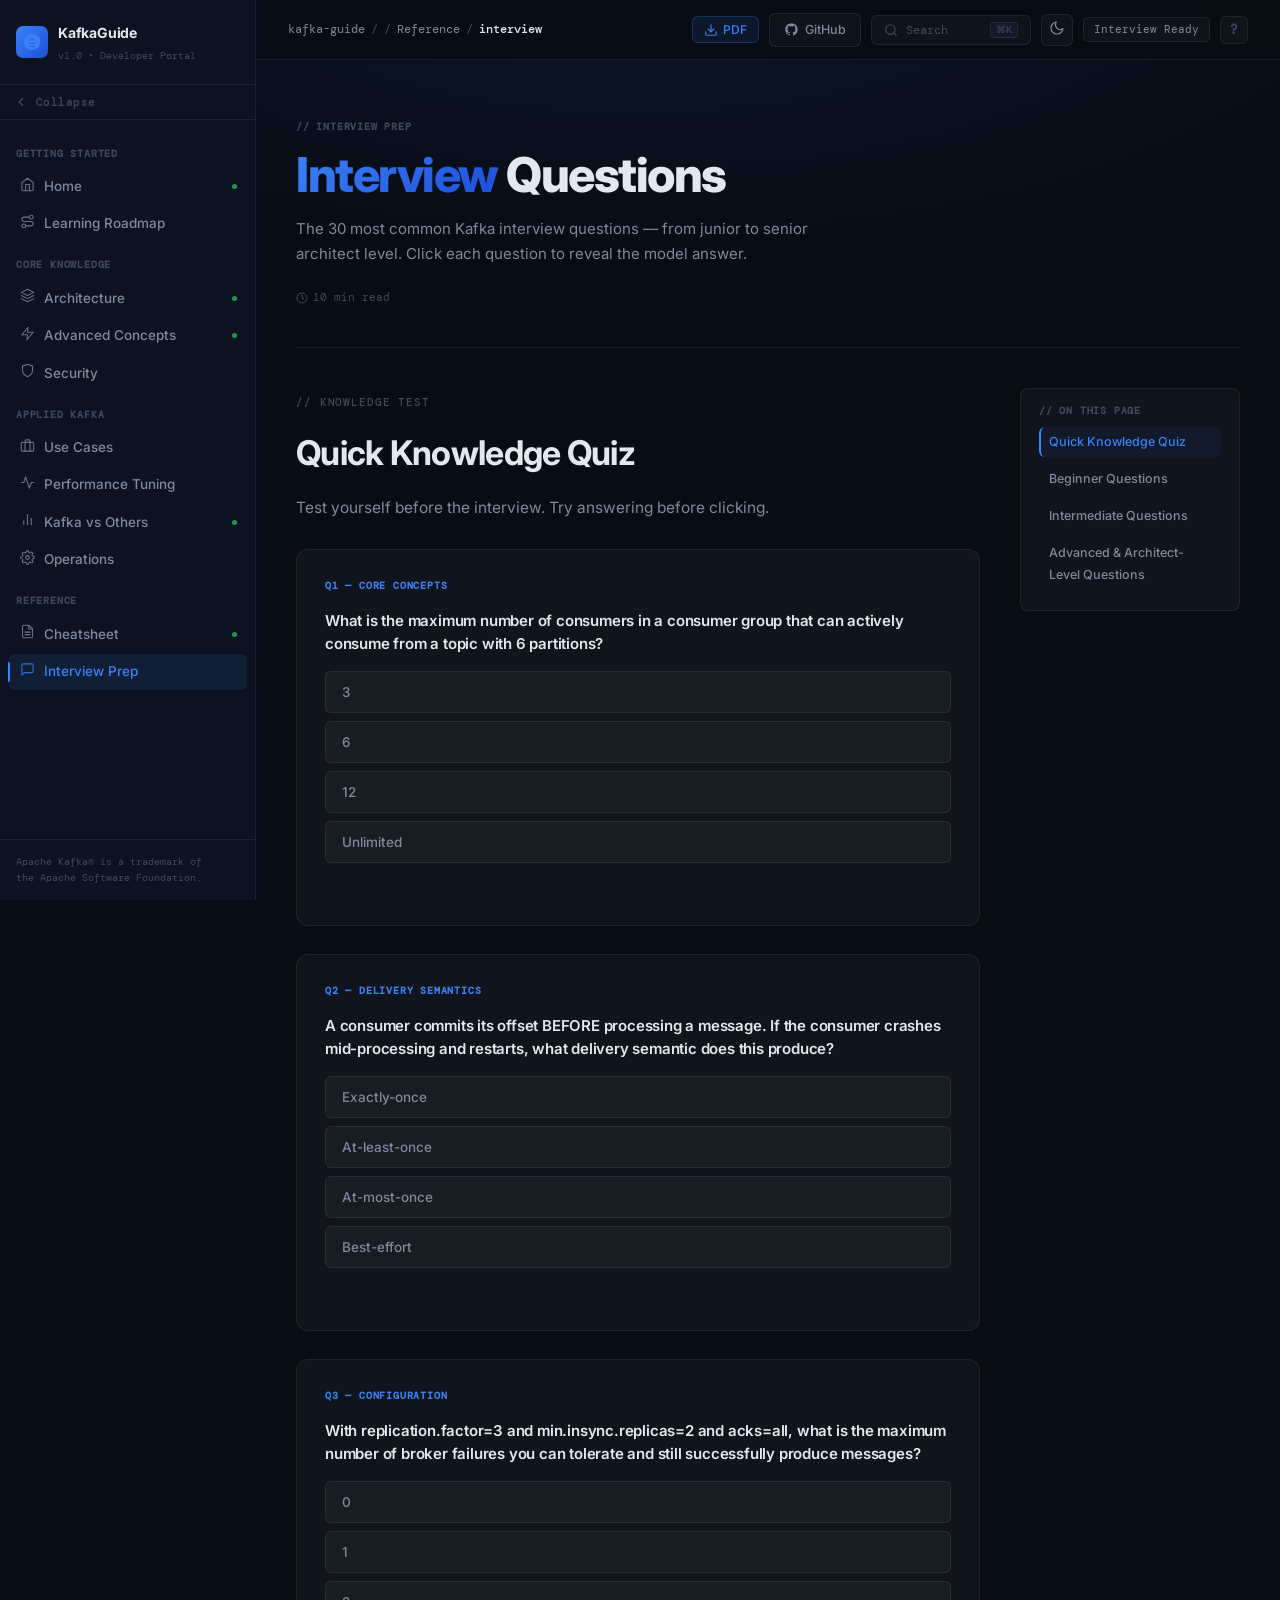
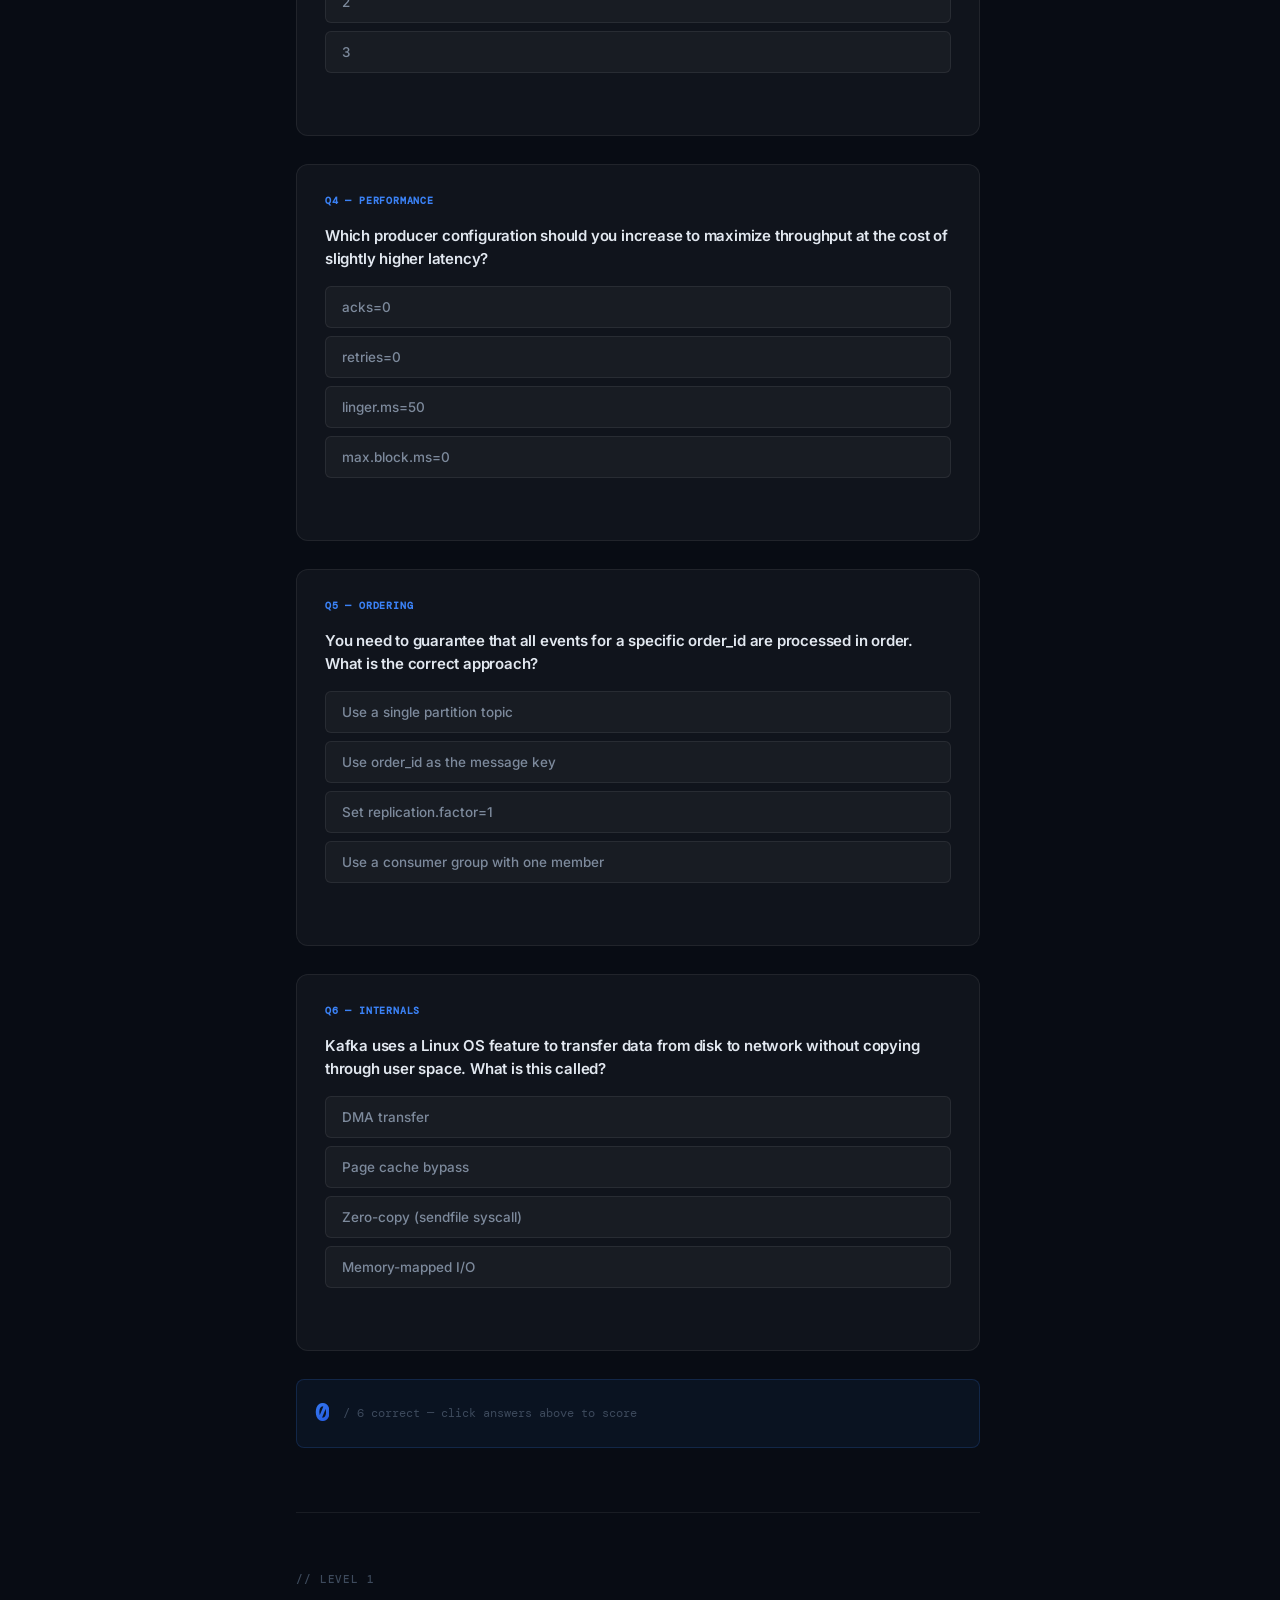
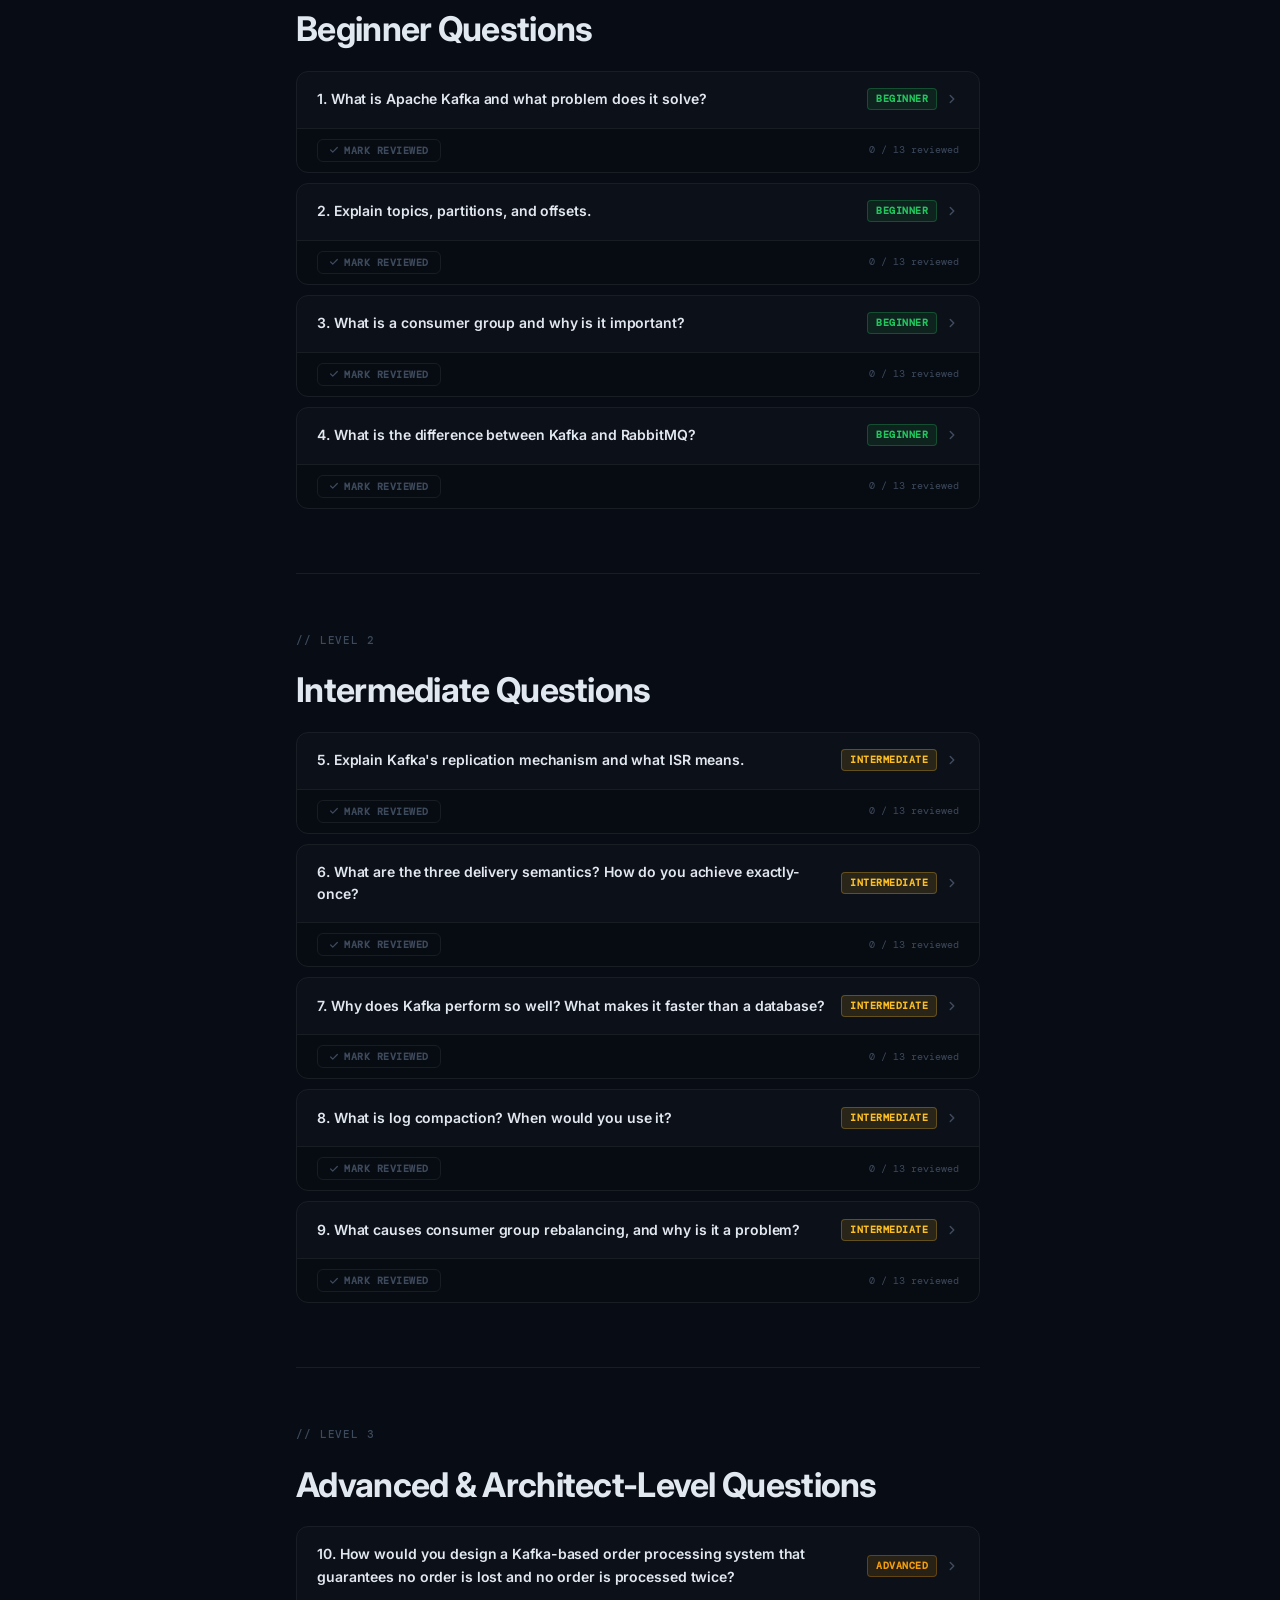
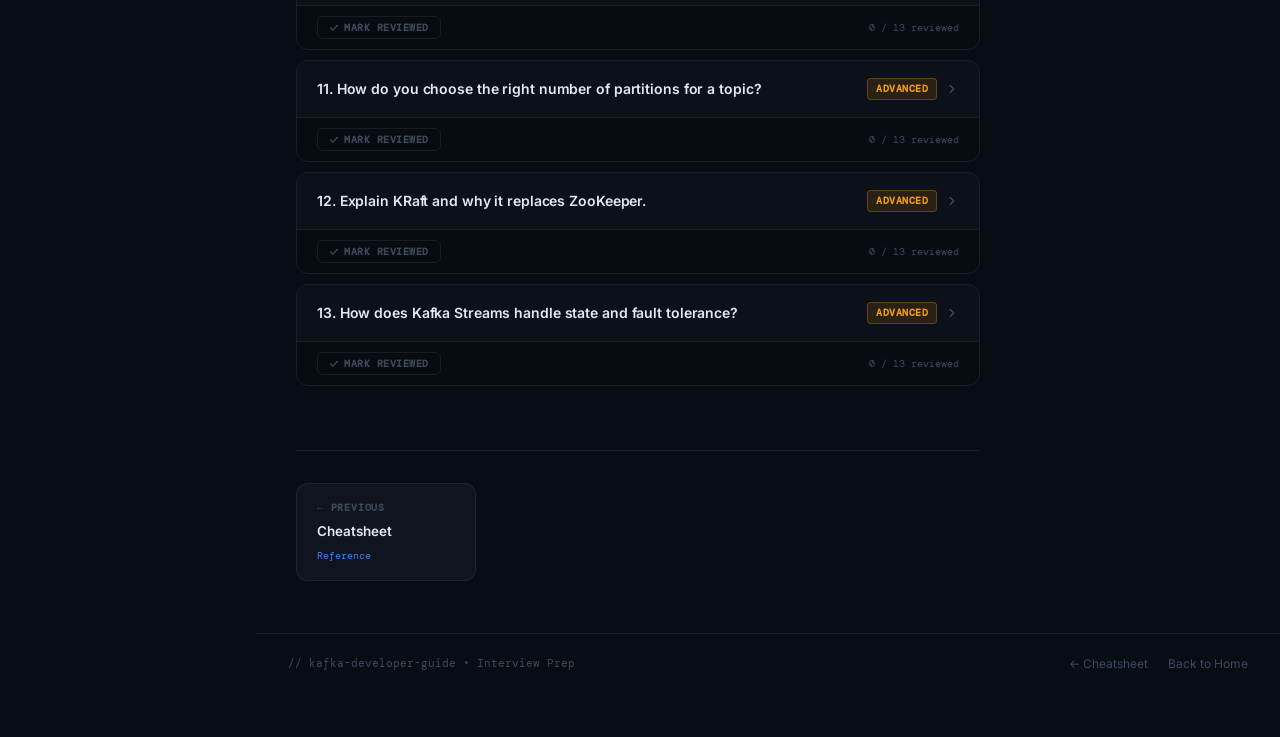
<file: interview.html>
<!DOCTYPE html>
<html lang="en" data-theme="dark">
<head>
<meta charset="UTF-8">
<meta name="viewport" content="width=device-width, initial-scale=1.0">
<title>Interview Prep — Kafka Developer Guide</title>
<meta name="description" content="Top 30 Kafka interview questions with model answers — from beginner to senior architect level, covering architecture, EOS, streams, security, and performance.">
  <link rel="canonical" href="https://deannos.github.io/kafka-learning-guide/interview.html" />
  <meta name="robots" content="index, follow" />
  <meta name="author" content="KafkaGuide" />
  <meta property="og:type" content="article" />
  <meta property="og:site_name" content="KafkaGuide" />
  <meta property="og:title" content="Kafka Interview Questions & Answers — Kafka Developer Guide" />
  <meta property="og:description" content="Top Apache Kafka interview questions with detailed answers — from beginner to senior architect level, covering architecture, EOS, Streams, security, and performance." />
  <meta property="og:url" content="https://deannos.github.io/kafka-learning-guide/interview.html" />
  <meta property="og:image" content="https://deannos.github.io/kafka-learning-guide/og-image.svg" />
  <meta property="og:image:width" content="1200" />
  <meta property="og:image:height" content="630" />
  <meta property="og:image:alt" content="KafkaGuide — Apache Kafka Developer Learning Portal" />
  <meta name="twitter:card" content="summary_large_image" />
  <meta name="twitter:title" content="Kafka Interview Questions & Answers — Kafka Developer Guide" />
  <meta name="twitter:description" content="Top Apache Kafka interview questions with detailed answers — from beginner to senior architect level, covering architecture, EOS, Streams, security, and performance." />
  <meta name="twitter:image" content="https://deannos.github.io/kafka-learning-guide/og-image.svg" />
  <link rel="manifest" href="manifest.json" />
  <script type="application/ld+json">
  {
    "@context": "https://schema.org",
    "@graph": [
      {
        "@type": "TechArticle",
        "headline": "Kafka Interview Questions & Answers — Kafka Developer Guide",
        "description": "Top Apache Kafka interview questions with detailed answers — from beginner to senior architect level, covering architecture, EOS, Streams, security, and performance.",
        "url": "https://deannos.github.io/kafka-learning-guide/interview.html",
        "inLanguage": "en",
        "isPartOf": {
          "@type": "WebSite",
          "name": "KafkaGuide",
          "url": "https://deannos.github.io/kafka-learning-guide/"
        },
        "breadcrumb": {
          "@type": "BreadcrumbList",
          "itemListElement": [{"@type":"ListItem","position":1,"name":"KafkaGuide","item":"https://deannos.github.io/kafka-learning-guide/"}, {"@type":"ListItem","position":2,"name":"Reference"}, {"@type":"ListItem","position":3,"name":"Kafka Interview Questions & Answers","item":"https://deannos.github.io/kafka-learning-guide/interview.html"}]
        }
      }
    ]
  }
  </script>
<link rel="preconnect" href="https://fonts.googleapis.com">
<link rel="preconnect" href="https://fonts.gstatic.com" crossorigin>
<script>!function(){var t=localStorage.getItem('kguide-theme');t&&document.documentElement.setAttribute('data-theme',t)}();</script>
<link rel="icon" href="favicon.svg" type="image/svg+xml">
<link rel="stylesheet" href="css/style.css?v=2">
</head>
<body>
<button class="sidebar-toggle" aria-label="Open menu"><svg width="18" height="18" viewBox="0 0 24 24" fill="none" stroke="currentColor" stroke-width="2" stroke-linecap="round" stroke-linejoin="round" aria-hidden="true"><line x1="3" y1="12" x2="21" y2="12"/><line x1="3" y1="6" x2="21" y2="6"/><line x1="3" y1="18" x2="21" y2="18"/></svg></button>
<div class="site-wrapper">
  <aside class="sidebar">
    <a href="index.html" class="sidebar-logo">
      <div class="sidebar-logo-icon" aria-label="Apache Kafka logo"><svg width="20" height="20" viewBox="0 0 24 24" xmlns="http://www.w3.org/2000/svg" aria-hidden="true" focusable="false"><path fill="currentColor" d="M12 2a10 10 0 1 0 0 20 10 10 0 0 0 0-20Zm-3.5 6.5h7v1.5h-7V8.5Zm0 4h7v1.5h-7v-1.5Zm0 4h7v1.5h-7v-1.5Z"/></svg></div>
      <div class="sidebar-logo-text"><span class="name">KafkaGuide</span><span class="version">v1.0 • Developer Portal</span></div>
    </a>
    <nav class="sidebar-nav">
      <div class="nav-section-label">Getting Started</div>
      <a href="index.html" class="nav-item"><span class="nav-icon"><svg width="16" height="16" viewBox="0 0 24 24" fill="none" stroke="currentColor" stroke-width="1.75" stroke-linecap="round" stroke-linejoin="round" aria-hidden="true"><path d="M3 9l9-7 9 7v11a2 2 0 0 1-2 2H5a2 2 0 0 1-2-2z"/><polyline points="9 22 9 12 15 12 15 22"/></svg></span> Home</a>
      <a href="roadmap.html" class="nav-item"><span class="nav-icon"><svg width="16" height="16" viewBox="0 0 24 24" fill="none" stroke="currentColor" stroke-width="1.75" stroke-linecap="round" stroke-linejoin="round" aria-hidden="true"><polygon points="3 11 22 2 13 21 11 13 3 11"/></svg></span> Learning Roadmap</a>
      <div class="nav-section-label">Core Knowledge</div>
      <a href="architecture.html" class="nav-item"><span class="nav-icon"><svg width="16" height="16" viewBox="0 0 24 24" fill="none" stroke="currentColor" stroke-width="1.75" stroke-linecap="round" stroke-linejoin="round" aria-hidden="true"><rect x="2" y="3" width="20" height="5" rx="1"/><rect x="2" y="10" width="20" height="5" rx="1"/><rect x="2" y="17" width="20" height="5" rx="1"/></svg></span> Architecture</a>
      <a href="advanced.html" class="nav-item"><span class="nav-icon"><svg width="16" height="16" viewBox="0 0 24 24" fill="none" stroke="currentColor" stroke-width="1.75" stroke-linecap="round" stroke-linejoin="round" aria-hidden="true"><rect x="4" y="4" width="16" height="16" rx="2"/><rect x="9" y="9" width="6" height="6"/><line x1="9" y1="1" x2="9" y2="4"/><line x1="15" y1="1" x2="15" y2="4"/><line x1="9" y1="20" x2="9" y2="23"/><line x1="15" y1="20" x2="15" y2="23"/><line x1="20" y1="9" x2="23" y2="9"/><line x1="20" y1="14" x2="23" y2="14"/><line x1="1" y1="9" x2="4" y2="9"/><line x1="1" y1="14" x2="4" y2="14"/></svg></span> Advanced Concepts</a>
      <a href="security.html" class="nav-item"><span class="nav-icon"><svg width="16" height="16" viewBox="0 0 24 24" fill="none" stroke="currentColor" stroke-width="1.75" stroke-linecap="round" stroke-linejoin="round" aria-hidden="true"><path d="M12 22s8-4 8-10V5l-8-3-8 3v7c0 6 8 10 8 10z"/></svg></span> Security</a>
      <div class="nav-section-label">Applied Kafka</div>
      <a href="usecases.html" class="nav-item"><span class="nav-icon"><svg width="16" height="16" viewBox="0 0 24 24" fill="none" stroke="currentColor" stroke-width="1.75" stroke-linecap="round" stroke-linejoin="round" aria-hidden="true"><circle cx="12" cy="12" r="10"/><circle cx="12" cy="12" r="6"/><circle cx="12" cy="12" r="2"/></svg></span> Use Cases</a>
      <a href="performance.html" class="nav-item"><span class="nav-icon"><svg width="16" height="16" viewBox="0 0 24 24" fill="none" stroke="currentColor" stroke-width="1.75" stroke-linecap="round" stroke-linejoin="round" aria-hidden="true"><polygon points="13 2 3 14 12 14 11 22 21 10 12 10 13 2"/></svg></span> Performance Tuning</a>
      <a href="comparison.html" class="nav-item"><span class="nav-icon"><svg width="16" height="16" viewBox="0 0 24 24" fill="none" stroke="currentColor" stroke-width="1.75" stroke-linecap="round" stroke-linejoin="round" aria-hidden="true"><line x1="18" y1="20" x2="18" y2="10"/><line x1="12" y1="20" x2="12" y2="4"/><line x1="6" y1="20" x2="6" y2="14"/></svg></span> Kafka vs Others</a>
      <a href="operations.html" class="nav-item"><span class="nav-icon"><svg width="16" height="16" viewBox="0 0 24 24" fill="none" stroke="currentColor" stroke-width="1.75" stroke-linecap="round" stroke-linejoin="round" aria-hidden="true"><circle cx="12" cy="12" r="3"/><path d="M19.07 4.93a10 10 0 0 1 0 14.14M4.93 4.93a10 10 0 0 0 0 14.14"/></svg></span> Operations</a>
      <div class="nav-section-label">Reference</div>
      <a href="cheatsheet.html" class="nav-item"><span class="nav-icon"><svg width="16" height="16" viewBox="0 0 24 24" fill="none" stroke="currentColor" stroke-width="1.75" stroke-linecap="round" stroke-linejoin="round" aria-hidden="true"><path d="M14 2H6a2 2 0 0 0-2 2v16a2 2 0 0 0 2 2h12a2 2 0 0 0 2-2V8z"/><polyline points="14 2 14 8 20 8"/><line x1="16" y1="13" x2="8" y2="13"/><line x1="16" y1="17" x2="8" y2="17"/><polyline points="10 9 9 9 8 9"/></svg></span> Cheatsheet</a>
      <a href="interview.html" class="nav-item active"><span class="nav-icon"><svg width="16" height="16" viewBox="0 0 24 24" fill="none" stroke="currentColor" stroke-width="1.75" stroke-linecap="round" stroke-linejoin="round" aria-hidden="true"><path d="M21 15a2 2 0 0 1-2 2H7l-4 4V5a2 2 0 0 1 2-2h14a2 2 0 0 1 2 2z"/></svg></span> Interview Prep<span class="nav-badge">NEW</span></a>
    </nav>
    <div class="sidebar-footer"><div class="sidebar-footer-text">Apache Kafka® is a trademark of<br>the Apache Software Foundation.</div></div>
  </aside>

  <div class="main-content">
    <header class="header">
      <div class="header-breadcrumb">
        <span>kafka-guide</span><span style="color:var(--text-muted)">/</span><span class="current">interview</span>
      </div>
      <div class="header-right"><button class="theme-toggle" title="Toggle dark/light mode" aria-label="Toggle theme"><span class="icon-sun"><svg xmlns="http://www.w3.org/2000/svg" width="16" height="16" viewBox="0 0 24 24" fill="none" stroke="currentColor" stroke-width="1.75" stroke-linecap="round" stroke-linejoin="round"><circle cx="12" cy="12" r="5"/><line x1="12" y1="1" x2="12" y2="3"/><line x1="12" y1="21" x2="12" y2="23"/><line x1="4.22" y1="4.22" x2="5.64" y2="5.64"/><line x1="18.36" y1="18.36" x2="19.78" y2="19.78"/><line x1="1" y1="12" x2="3" y2="12"/><line x1="21" y1="12" x2="23" y2="12"/><line x1="4.22" y1="19.78" x2="5.64" y2="18.36"/><line x1="18.36" y1="5.64" x2="19.78" y2="4.22"/></svg></span><span class="icon-moon"><svg xmlns="http://www.w3.org/2000/svg" width="16" height="16" viewBox="0 0 24 24" fill="none" stroke="currentColor" stroke-width="1.75" stroke-linecap="round" stroke-linejoin="round"><path d="M21 12.79A9 9 0 1 1 11.21 3 7 7 0 0 0 21 12.79z"/></svg></span></button><span class="header-tag">Interview Ready</span></div>
    </header>

    <div class="page-content">
      <div class="page-title-block">
        <div class="page-tag">// INTERVIEW PREP</div>
        <h1 class="page-h1"><span>Interview</span> Questions</h1>
        <p class="page-subtitle">The 30 most common Kafka interview questions — from junior to senior architect level. Click each question to reveal the model answer.</p>
      </div>

      <!-- QUIZ SECTION -->
      <div class="content-section fade-in">
        <div class="section-eyebrow">// KNOWLEDGE TEST</div>
        <h2>Quick Knowledge Quiz</h2>
        <p>Test yourself before the interview. Try answering before clicking.</p>

        <div class="quiz-section-wrap">
          <div class="quiz-block fade-in">
            <div class="quiz-heading">Q1 — Core Concepts</div>
            <div class="quiz-q-text">What is the maximum number of consumers in a consumer group that can actively consume from a topic with 6 partitions?</div>
            <div class="quiz-opts">
              <button class="quiz-opt" data-correct="false">3</button>
              <button class="quiz-opt" data-correct="true">6</button>
              <button class="quiz-opt" data-correct="false">12</button>
              <button class="quiz-opt" data-correct="false">Unlimited</button>
            </div>
            <div class="quiz-result"></div>
          </div>

          <div class="quiz-block fade-in">
            <div class="quiz-heading">Q2 — Delivery Semantics</div>
            <div class="quiz-q-text">A consumer commits its offset BEFORE processing a message. If the consumer crashes mid-processing and restarts, what delivery semantic does this produce?</div>
            <div class="quiz-opts">
              <button class="quiz-opt" data-correct="false">Exactly-once</button>
              <button class="quiz-opt" data-correct="false">At-least-once</button>
              <button class="quiz-opt" data-correct="true">At-most-once</button>
              <button class="quiz-opt" data-correct="false">Best-effort</button>
            </div>
            <div class="quiz-result"></div>
          </div>

          <div class="quiz-block fade-in">
            <div class="quiz-heading">Q3 — Configuration</div>
            <div class="quiz-q-text">With replication.factor=3 and min.insync.replicas=2 and acks=all, what is the maximum number of broker failures you can tolerate and still successfully produce messages?</div>
            <div class="quiz-opts">
              <button class="quiz-opt" data-correct="false">0</button>
              <button class="quiz-opt" data-correct="true">1</button>
              <button class="quiz-opt" data-correct="false">2</button>
              <button class="quiz-opt" data-correct="false">3</button>
            </div>
            <div class="quiz-result"></div>
          </div>

          <div class="quiz-block fade-in">
            <div class="quiz-heading">Q4 — Performance</div>
            <div class="quiz-q-text">Which producer configuration should you increase to maximize throughput at the cost of slightly higher latency?</div>
            <div class="quiz-opts">
              <button class="quiz-opt" data-correct="false">acks=0</button>
              <button class="quiz-opt" data-correct="false">retries=0</button>
              <button class="quiz-opt" data-correct="true">linger.ms=50</button>
              <button class="quiz-opt" data-correct="false">max.block.ms=0</button>
            </div>
            <div class="quiz-result"></div>
          </div>

          <div class="quiz-block fade-in">
            <div class="quiz-heading">Q5 — Ordering</div>
            <div class="quiz-q-text">You need to guarantee that all events for a specific order_id are processed in order. What is the correct approach?</div>
            <div class="quiz-opts">
              <button class="quiz-opt" data-correct="false">Use a single partition topic</button>
              <button class="quiz-opt" data-correct="true">Use order_id as the message key</button>
              <button class="quiz-opt" data-correct="false">Set replication.factor=1</button>
              <button class="quiz-opt" data-correct="false">Use a consumer group with one member</button>
            </div>
            <div class="quiz-result"></div>
          </div>

          <div class="quiz-block fade-in">
            <div class="quiz-heading">Q6 — Internals</div>
            <div class="quiz-q-text">Kafka uses a Linux OS feature to transfer data from disk to network without copying through user space. What is this called?</div>
            <div class="quiz-opts">
              <button class="quiz-opt" data-correct="false">DMA transfer</button>
              <button class="quiz-opt" data-correct="false">Page cache bypass</button>
              <button class="quiz-opt" data-correct="true">Zero-copy (sendfile syscall)</button>
              <button class="quiz-opt" data-correct="false">Memory-mapped I/O</button>
            </div>
            <div class="quiz-result"></div>
          </div>
          <div class="quiz-score">
            <span class="quiz-score-val">0</span>
            <span class="quiz-score-label">/ 6 correct — click answers above to score</span>
          </div>
        </div>
      </div>

      <div class="section-divider"></div>

      <!-- BEGINNER QUESTIONS -->
      <div class="content-section fade-in">
        <div class="section-eyebrow">// LEVEL 1</div>
        <h2>Beginner Questions</h2>

        <div class="interview-block fade-in">
          <div class="interview-q">
            <span class="interview-q-text">1. What is Apache Kafka and what problem does it solve?</span>
            <div class="interview-q-meta">
              <span class="security-level sec-low">BEGINNER</span>
              <span class="interview-toggle"><svg width="14" height="14" viewBox="0 0 24 24" fill="none" stroke="currentColor" stroke-width="2.5" stroke-linecap="round" stroke-linejoin="round" aria-hidden="true"><polyline points="9 18 15 12 9 6"/></svg></span>
            </div>
          </div>
          <div class="interview-a">
            <p>Apache Kafka is a <strong>distributed event streaming platform</strong> designed for high-throughput, fault-tolerant, real-time data pipelines. It solves the <strong>integration complexity problem</strong> in distributed systems.</p>
            <p>Before Kafka, services communicated via point-to-point integrations. With N services, you need up to N×(N-1)/2 connections — each with custom schemas and failure modes. Kafka introduces a central event log that any service can write to or read from, reducing this to N connections total.</p>
            <p>Key capabilities: <strong>publish-subscribe</strong> messaging, <strong>durable storage</strong> of events, <strong>stream processing</strong> via Kafka Streams, and <strong>high throughput</strong> (millions of messages/sec). Unlike traditional queues, messages aren't deleted after consumption — multiple consumers can read the same data independently.</p>
          </div>
        </div>

        <div class="interview-block fade-in">
          <div class="interview-q">
            <span class="interview-q-text">2. Explain topics, partitions, and offsets.</span>
            <div class="interview-q-meta"><span class="security-level sec-low">BEGINNER</span><span class="interview-toggle"><svg width="14" height="14" viewBox="0 0 24 24" fill="none" stroke="currentColor" stroke-width="2.5" stroke-linecap="round" stroke-linejoin="round" aria-hidden="true"><polyline points="9 18 15 12 9 6"/></svg></span></div>
          </div>
          <div class="interview-a">
            <p>A <strong>topic</strong> is a named feed of events — analogous to a database table or a folder. Producers write to topics; consumers read from them.</p>
            <p>A <strong>partition</strong> is a subdivision of a topic. Each partition is an ordered, append-only log stored on disk. Partitions are the unit of parallelism — more partitions allow more producers and consumers to work simultaneously. A topic with 6 partitions can be consumed by up to 6 consumer instances in parallel.</p>
            <p>An <strong>offset</strong> is a unique sequential identifier for each record within a partition, starting at 0. Consumers use offsets to track their position — "I've processed up to offset 4,221 in partition 0." This enables consumers to replay data, start from the beginning, or pick up exactly where they left off after a crash.</p>
          </div>
        </div>

        <div class="interview-block fade-in">
          <div class="interview-q">
            <span class="interview-q-text">3. What is a consumer group and why is it important?</span>
            <div class="interview-q-meta"><span class="security-level sec-low">BEGINNER</span><span class="interview-toggle"><svg width="14" height="14" viewBox="0 0 24 24" fill="none" stroke="currentColor" stroke-width="2.5" stroke-linecap="round" stroke-linejoin="round" aria-hidden="true"><polyline points="9 18 15 12 9 6"/></svg></span></div>
          </div>
          <div class="interview-a">
            <p>A <strong>consumer group</strong> is a set of consumer instances that cooperate to consume a topic. Kafka ensures each partition is assigned to exactly <strong>one consumer</strong> within the group at any time — this guarantees ordered processing within a partition while distributing load across the group.</p>
            <p>Consumer groups enable two key patterns: <strong>load balancing</strong> (multiple consumers share work; adding consumers increases throughput up to partition count) and <strong>broadcast</strong> (multiple groups can all consume the same topic independently — each gets its own complete copy of all events).</p>
            <p>The critical rule: <strong>max parallelism = number of partitions</strong>. If a group has more consumers than partitions, some consumers will be idle.</p>
          </div>
        </div>

        <div class="interview-block fade-in">
          <div class="interview-q">
            <span class="interview-q-text">4. What is the difference between Kafka and RabbitMQ?</span>
            <div class="interview-q-meta"><span class="security-level sec-low">BEGINNER</span><span class="interview-toggle"><svg width="14" height="14" viewBox="0 0 24 24" fill="none" stroke="currentColor" stroke-width="2.5" stroke-linecap="round" stroke-linejoin="round" aria-hidden="true"><polyline points="9 18 15 12 9 6"/></svg></span></div>
          </div>
          <div class="interview-a">
            <p>The fundamental difference is their <strong>model</strong>: RabbitMQ is a traditional message <strong>queue</strong> (work distribution), while Kafka is an event <strong>streaming log</strong>.</p>
            <p>Key differences: RabbitMQ <strong>deletes messages after consumption</strong>; Kafka <strong>retains them</strong> for days/weeks and allows replay. RabbitMQ pushes messages to consumers; Kafka consumers pull at their own pace. Kafka supports <strong>millions of messages/sec</strong>; RabbitMQ tops out around 50K/sec. Kafka has native <strong>consumer groups</strong> with parallel consumption; RabbitMQ uses competing consumers with more limited semantics.</p>
            <p>Choose RabbitMQ for task queues, complex routing, or RPC patterns. Choose Kafka for high-volume event streaming, event sourcing, CDC, or when multiple independent services need to consume the same data.</p>
          </div>
        </div>
      </div>

      <div class="section-divider"></div>

      <!-- INTERMEDIATE -->
      <div class="content-section fade-in">
        <div class="section-eyebrow">// LEVEL 2</div>
        <h2>Intermediate Questions</h2>

        <div class="interview-block fade-in">
          <div class="interview-q">
            <span class="interview-q-text">5. Explain Kafka's replication mechanism and what ISR means.</span>
            <div class="interview-q-meta"><span class="security-level sec-medium">INTERMEDIATE</span><span class="interview-toggle"><svg width="14" height="14" viewBox="0 0 24 24" fill="none" stroke="currentColor" stroke-width="2.5" stroke-linecap="round" stroke-linejoin="round" aria-hidden="true"><polyline points="9 18 15 12 9 6"/></svg></span></div>
          </div>
          <div class="interview-a">
            <p>For each partition, Kafka designates one broker as the <strong>leader</strong> and others as <strong>followers</strong>. All client reads and writes go to the leader. Followers continuously replicate data from the leader.</p>
            <p><strong>ISR (In-Sync Replicas)</strong> is the set of replicas that are fully caught up with the leader, within the window defined by <code>replica.lag.time.max.ms</code>. When a follower falls too far behind, it's removed from ISR. When it catches up, it's re-added.</p>
            <p>A message is considered <strong>committed</strong> only when all ISR replicas have written it. With <code>acks=all</code> and <code>min.insync.replicas=2</code>, a write is acknowledged only after 2 ISR replicas confirm it — guaranteeing durability even if a broker fails immediately after the ack.</p>
            <p>If the leader fails, Kafka elects a new leader from ISR — ensuring no committed data is lost. <code>unclean.leader.election.enable=false</code> prevents electing out-of-sync replicas as leaders, which could cause data loss.</p>
          </div>
        </div>

        <div class="interview-block fade-in">
          <div class="interview-q">
            <span class="interview-q-text">6. What are the three delivery semantics? How do you achieve exactly-once?</span>
            <div class="interview-q-meta"><span class="security-level sec-medium">INTERMEDIATE</span><span class="interview-toggle"><svg width="14" height="14" viewBox="0 0 24 24" fill="none" stroke="currentColor" stroke-width="2.5" stroke-linecap="round" stroke-linejoin="round" aria-hidden="true"><polyline points="9 18 15 12 9 6"/></svg></span></div>
          </div>
          <div class="interview-a">
            <p><strong>At-most-once:</strong> Commit offset before processing. Messages may be lost on crash (consumer committed but didn't finish processing), but never duplicated. Used for non-critical metrics.</p>
            <p><strong>At-least-once:</strong> Commit offset after processing. Messages are never lost, but may be reprocessed on crash (consumer processed but didn't commit before crashing). Your processing must be idempotent. Most common choice.</p>
            <p><strong>Exactly-once:</strong> Requires two components: (1) <strong>Idempotent producer</strong> (<code>enable.idempotence=true</code>) — broker assigns each message a sequence number and deduplicates on retry. (2) <strong>Transactions</strong> — <code>producer.initTransactions()</code> + <code>beginTransaction()</code> + <code>commitTransaction()</code> — writes to multiple partitions/topics are atomic. Consumer must use <code>isolation.level=read_committed</code> to only read committed transactional messages.</p>
          </div>
        </div>

        <div class="interview-block fade-in">
          <div class="interview-q">
            <span class="interview-q-text">7. Why does Kafka perform so well? What makes it faster than a database?</span>
            <div class="interview-q-meta"><span class="security-level sec-medium">INTERMEDIATE</span><span class="interview-toggle"><svg width="14" height="14" viewBox="0 0 24 24" fill="none" stroke="currentColor" stroke-width="2.5" stroke-linecap="round" stroke-linejoin="round" aria-hidden="true"><polyline points="9 18 15 12 9 6"/></svg></span></div>
          </div>
          <div class="interview-a">
            <p>Kafka's performance comes from four key design decisions:</p>
            <p><strong>1. Sequential disk I/O:</strong> Kafka only appends to the end of log files. Sequential writes on SSDs can exceed 600MB/s — faster than random reads because the OS can aggressively prefetch sequential data. Traditional databases do random I/O for every operation.</p>
            <p><strong>2. OS Page Cache:</strong> Kafka doesn't maintain its own cache. It writes to the page cache (OS-managed RAM buffer) and lets the OS handle disk persistence. Data written recently is automatically in RAM, making recent reads essentially free.</p>
            <p><strong>3. Zero-copy transfers:</strong> When sending data to consumers, Kafka uses the <code>sendfile()</code> Linux syscall, which transfers data directly from the OS page cache to the network socket without copying through application memory. This saves 2 data copies and 2 context switches per message batch.</p>
            <p><strong>4. Batching and compression:</strong> Messages are batched before sending (multiple records in one network request) and compressed end-to-end. A batch of 1000 JSON messages compressed with LZ4 can be 5–10× smaller than individual messages.</p>
          </div>
        </div>

        <div class="interview-block fade-in">
          <div class="interview-q">
            <span class="interview-q-text">8. What is log compaction? When would you use it?</span>
            <div class="interview-q-meta"><span class="security-level sec-medium">INTERMEDIATE</span><span class="interview-toggle"><svg width="14" height="14" viewBox="0 0 24 24" fill="none" stroke="currentColor" stroke-width="2.5" stroke-linecap="round" stroke-linejoin="round" aria-hidden="true"><polyline points="9 18 15 12 9 6"/></svg></span></div>
          </div>
          <div class="interview-a">
            <p><strong>Log compaction</strong> (<code>cleanup.policy=compact</code>) is a retention mode where instead of deleting old messages by time, Kafka retains <strong>the latest record for each key</strong> and removes older records with the same key.</p>
            <p>This allows a Kafka topic to act as a <strong>durable key-value store</strong>. A consumer starting from the beginning of a compacted topic will see the latest value for every key — equivalent to a database snapshot.</p>
            <p><strong>Primary use cases:</strong> Change Data Capture (CDC) topics — if user #123 updates their email 50 times, compaction keeps only the latest. Database replication topics where downstream systems need current state. KTable state restoration in Kafka Streams. Any scenario where current state matters but full history doesn't.</p>
            <p>Note: A record with a <code>null</code> value (tombstone) causes the key to be deleted from the compacted log eventually.</p>
          </div>
        </div>

        <div class="interview-block fade-in">
          <div class="interview-q">
            <span class="interview-q-text">9. What causes consumer group rebalancing, and why is it a problem?</span>
            <div class="interview-q-meta"><span class="security-level sec-medium">INTERMEDIATE</span><span class="interview-toggle"><svg width="14" height="14" viewBox="0 0 24 24" fill="none" stroke="currentColor" stroke-width="2.5" stroke-linecap="round" stroke-linejoin="round" aria-hidden="true"><polyline points="9 18 15 12 9 6"/></svg></span></div>
          </div>
          <div class="interview-a">
            <p>A rebalance is triggered when: a consumer joins the group, a consumer leaves (crash, graceful close), a consumer is considered dead (heartbeat timeout or <code>max.poll.interval.ms</code> exceeded), or partition count changes.</p>
            <p>The <strong>problem with eager rebalancing</strong> (default pre-2.4): all partitions are revoked from all consumers simultaneously, then reassigned. During this "stop the world" pause, no consumption happens. For high-lag topics or slow consumers, this can cause visible processing delays.</p>
            <p><strong>Solutions:</strong> (1) Use <code>CooperativeStickyAssignor</code> (Kafka 2.4+) — only partitions being moved are revoked, others continue processing. (2) Tune <code>max.poll.interval.ms</code> to allow enough processing time. (3) Reduce <code>max.poll.records</code> so each batch processes faster. (4) Use <code>session.timeout.ms</code> tuned to your GC pause profile.</p>
          </div>
        </div>
      </div>

      <div class="section-divider"></div>

      <!-- ADVANCED -->
      <div class="content-section fade-in">
        <div class="section-eyebrow">// LEVEL 3</div>
        <h2>Advanced & Architect-Level Questions</h2>

        <div class="interview-block fade-in">
          <div class="interview-q">
            <span class="interview-q-text">10. How would you design a Kafka-based order processing system that guarantees no order is lost and no order is processed twice?</span>
            <div class="interview-q-meta"><span class="security-level sec-high">ADVANCED</span><span class="interview-toggle"><svg width="14" height="14" viewBox="0 0 24 24" fill="none" stroke="currentColor" stroke-width="2.5" stroke-linecap="round" stroke-linejoin="round" aria-hidden="true"><polyline points="9 18 15 12 9 6"/></svg></span></div>
          </div>
          <div class="interview-a">
            <p><strong>Producer side:</strong> Enable <code>enable.idempotence=true</code> and use transactions (<code>transactional.id=order-service-1</code>). Use the <strong>Outbox Pattern</strong> — write the order to the database and an outbox table in a single DB transaction. Debezium captures the outbox table and publishes to Kafka. This guarantees the event is always published exactly once, even if the service crashes between writing to DB and publishing to Kafka.</p>
            <p><strong>Kafka configuration:</strong> <code>acks=all</code>, <code>replication.factor=3</code>, <code>min.insync.replicas=2</code>, <code>unclean.leader.election.enable=false</code>. This ensures committed messages survive broker failures.</p>
            <p><strong>Consumer side:</strong> Use <code>isolation.level=read_committed</code> to avoid reading uncommitted transactional messages. Implement idempotent processing — check if the order was already processed before acting (deduplicate by order_id in the processing DB). Commit offsets only after the order is durably persisted in the target system, and wrap the processing + offset commit in a single DB transaction where possible.</p>
            <p><strong>End result:</strong> The combination of the transactional outbox (no event loss at publish) + idempotent consumer processing (no duplicate effects) gives you effectively exactly-once semantics across the full pipeline.</p>
          </div>
        </div>

        <div class="interview-block fade-in">
          <div class="interview-q">
            <span class="interview-q-text">11. How do you choose the right number of partitions for a topic?</span>
            <div class="interview-q-meta"><span class="security-level sec-high">ADVANCED</span><span class="interview-toggle"><svg width="14" height="14" viewBox="0 0 24 24" fill="none" stroke="currentColor" stroke-width="2.5" stroke-linecap="round" stroke-linejoin="round" aria-hidden="true"><polyline points="9 18 15 12 9 6"/></svg></span></div>
          </div>
          <div class="interview-a">
            <p>Partition count is the most important tuning decision and is hard to change later. Consider these factors:</p>
            <p><strong>Throughput:</strong> Estimate target throughput ÷ throughput per partition. A single partition can handle ~10–100MB/s depending on hardware. If you need 1GB/s producer throughput and a partition handles ~100MB/s, you need at least 10 partitions.</p>
            <p><strong>Consumer parallelism:</strong> Number of partitions = max consumer instances in a group. If you'll ever need 20 parallel consumers, you need at least 20 partitions.</p>
            <p><strong>End-to-end latency:</strong> More partitions = slightly higher latency (more coordination overhead). For low-latency use cases, don't over-partition.</p>
            <p><strong>Ordering requirements:</strong> If you need all events for entity X in order, ensure your key hash distributes well across partitions. Hotspots (many events to one key) concentrate load on one partition.</p>
            <p><strong>Rule of thumb:</strong> Start with max(target_throughput / partition_throughput, target_consumer_count). Multiply by 2-3 for growth headroom. For most topics: 6–24 partitions. Never go below 3 for production, don't go above 100 without a strong reason (each partition costs memory and file handles on the broker).</p>
          </div>
        </div>

        <div class="interview-block fade-in">
          <div class="interview-q">
            <span class="interview-q-text">12. Explain KRaft and why it replaces ZooKeeper.</span>
            <div class="interview-q-meta"><span class="security-level sec-high">ADVANCED</span><span class="interview-toggle"><svg width="14" height="14" viewBox="0 0 24 24" fill="none" stroke="currentColor" stroke-width="2.5" stroke-linecap="round" stroke-linejoin="round" aria-hidden="true"><polyline points="9 18 15 12 9 6"/></svg></span></div>
          </div>
          <div class="interview-a">
            <p>Kafka historically used <strong>Apache ZooKeeper</strong> as an external coordination service for: storing cluster metadata (topic configs, partition assignments), controller election (one broker acts as cluster controller), and authentication/ACL data.</p>
            <p><strong>Problems with ZooKeeper:</strong> Two systems to operate and monitor. Metadata propagation took seconds (ZK → Controller → Brokers). Cluster could only support ~200K partitions. Controller failover took 30–60 seconds. ZooKeeper had its own scaling limits.</p>
            <p><strong>KRaft (Kafka Raft)</strong> replaces ZooKeeper with a Raft consensus algorithm built into Kafka itself. A set of brokers are designated as "controllers" and form a Raft quorum. Metadata is stored in an internal Kafka topic (<code>@metadata</code>) replicated via Raft.</p>
            <p><strong>Benefits:</strong> Single system to operate. Metadata changes propagate in milliseconds. Support for millions of partitions. Controller failover in milliseconds. Simpler deployment (no ZK cluster to manage). KRaft has been production-ready since Kafka 3.3 and ZooKeeper support is deprecated.</p>
          </div>
        </div>

        <div class="interview-block fade-in">
          <div class="interview-q">
            <span class="interview-q-text">13. How does Kafka Streams handle state and fault tolerance?</span>
            <div class="interview-q-meta"><span class="security-level sec-high">ADVANCED</span><span class="interview-toggle"><svg width="14" height="14" viewBox="0 0 24 24" fill="none" stroke="currentColor" stroke-width="2.5" stroke-linecap="round" stroke-linejoin="round" aria-hidden="true"><polyline points="9 18 15 12 9 6"/></svg></span></div>
          </div>
          <div class="interview-a">
            <p>Kafka Streams maintains local state in <strong>RocksDB</strong> (an embedded key-value store) on each stream processor instance. This enables O(1) lookups for joins and aggregations without network round-trips to external databases.</p>
            <p><strong>Fault tolerance:</strong> Every state store is backed by a <strong>changelog topic</strong> in Kafka. Every write to the state store also writes to the changelog. If a stream processor instance crashes, a new instance reads the changelog topic to restore the state — essentially replaying the state changes rather than the raw events. This makes recovery much faster than reprocessing all events.</p>
            <p><strong>Standby replicas:</strong> Configure <code>num.standby.replicas=1</code> to have hot standby state on another instance. When the primary fails, the standby only needs to catch up on delta changes since its last sync — recovery in seconds instead of minutes.</p>
            <p><strong>Exactly-once in Streams:</strong> Use <code>processing.guarantee=exactly_once_v2</code> to wrap each poll-process-produce cycle in a transaction, ensuring no event is processed twice even on failures.</p>
          </div>
        </div>
      </div>

    </div>

    <footer class="footer">
      <span class="footer-text">// kafka-developer-guide • Interview Prep</span>
      <div class="footer-links">
        <a href="cheatsheet.html" class="footer-link">← Cheatsheet</a>
        <a href="index.html" class="footer-link">Back to Home</a>
      </div>
    </footer>
  </div>
</div>
<script src="js/search-data.js?v=2"></script>
<script src="js/app.js?v=2"></script>
</body>
</html>
</file>
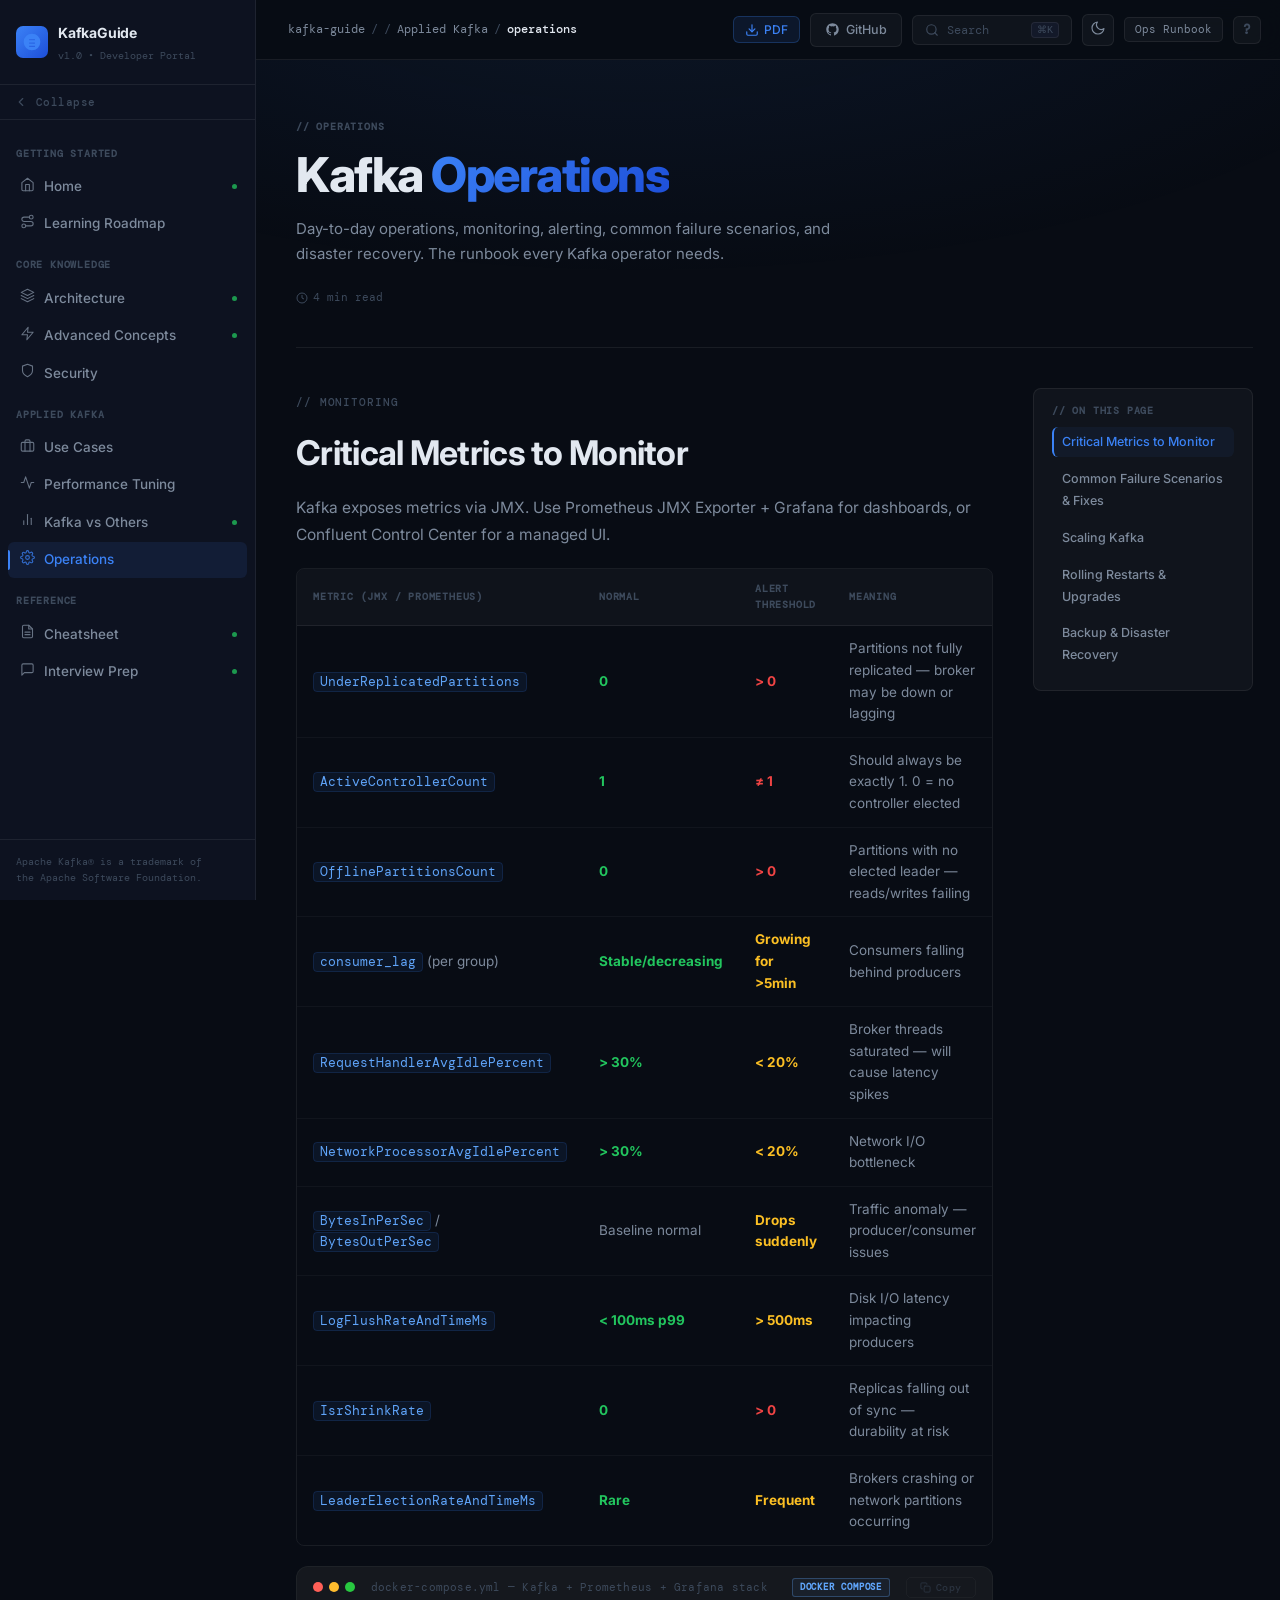
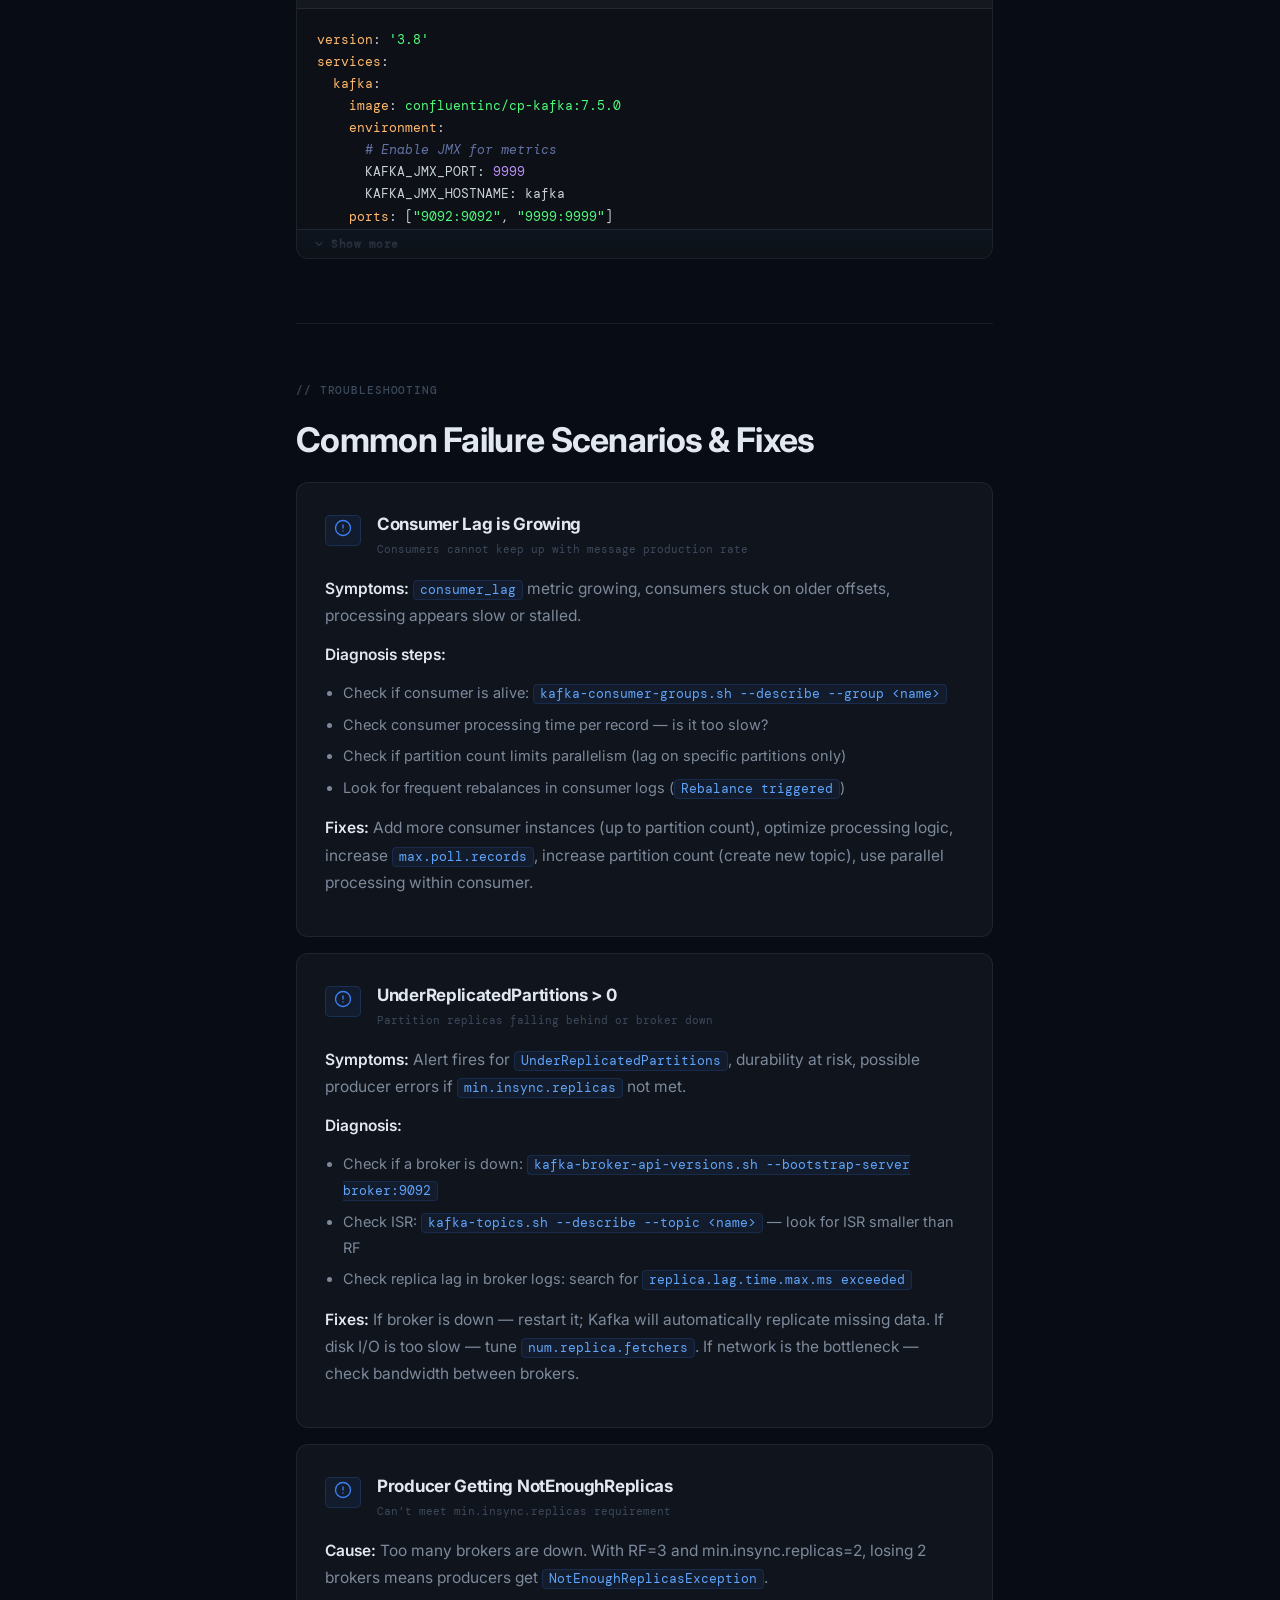
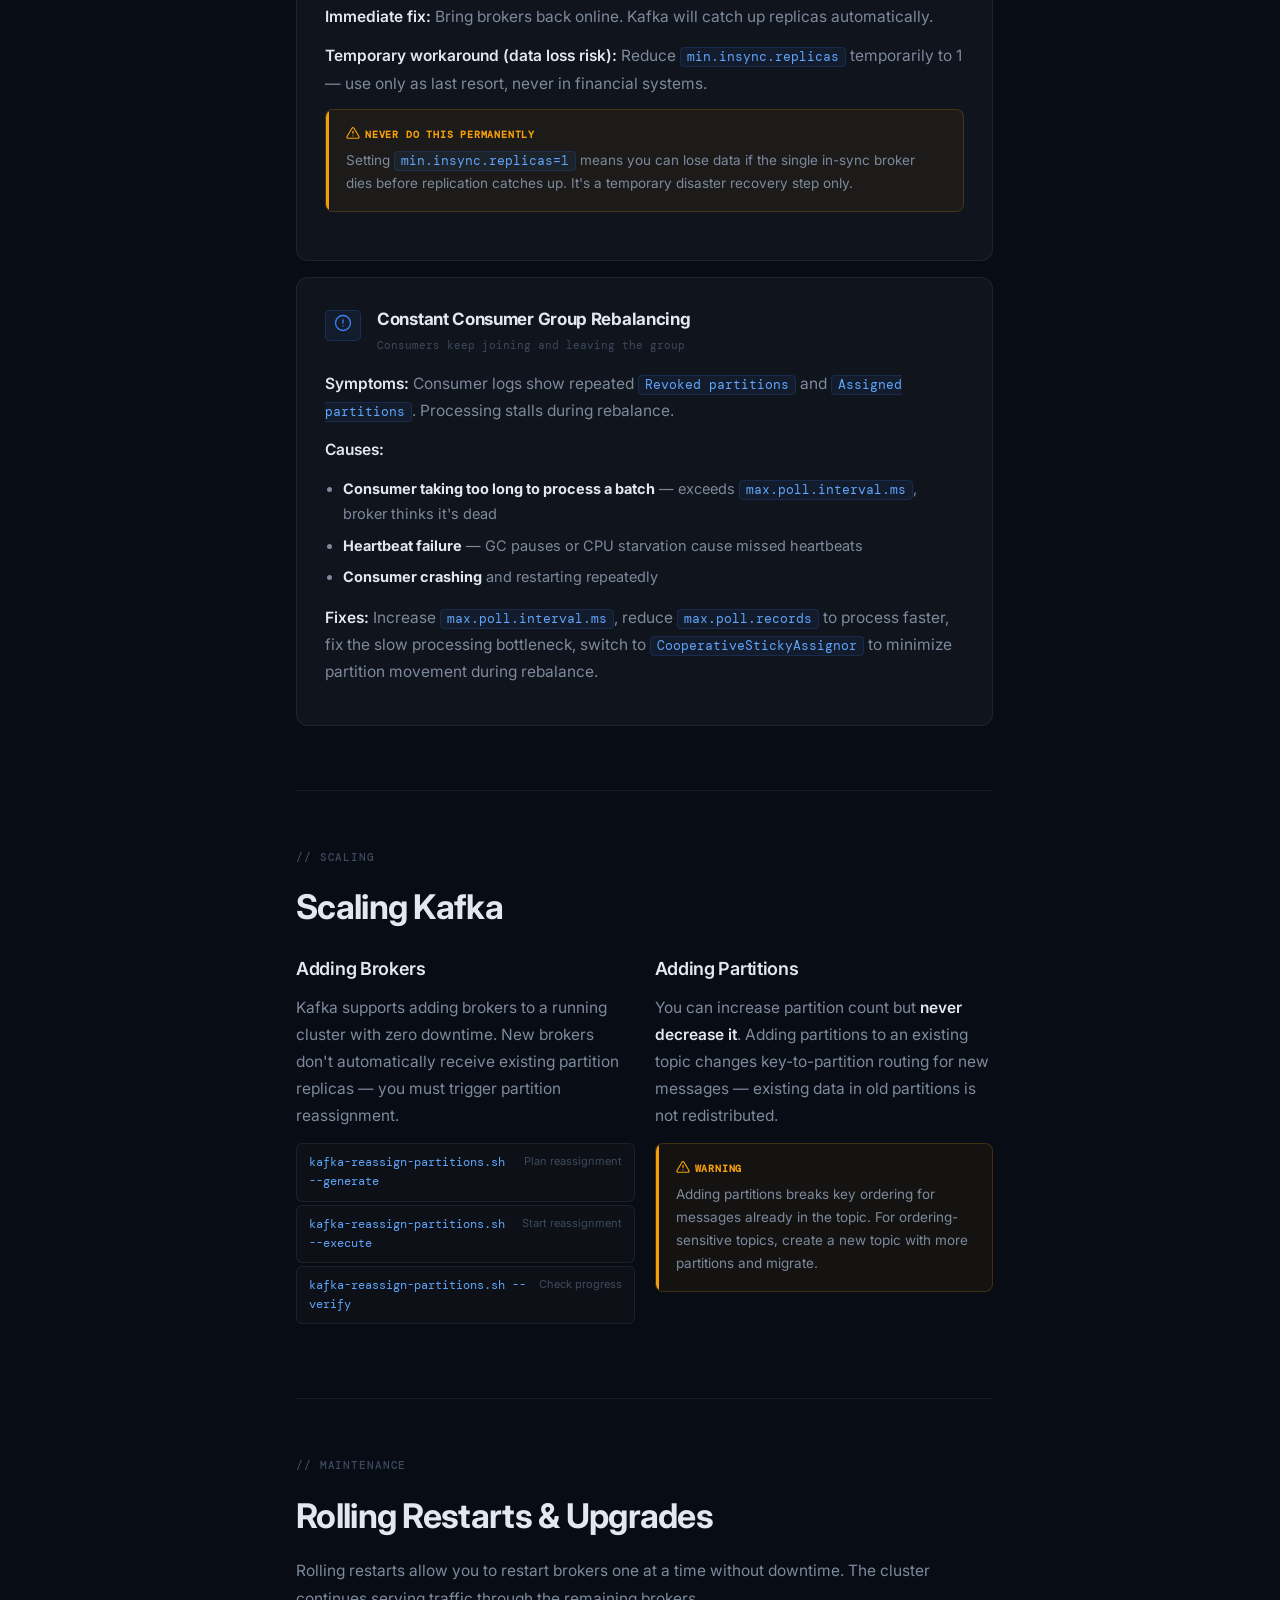
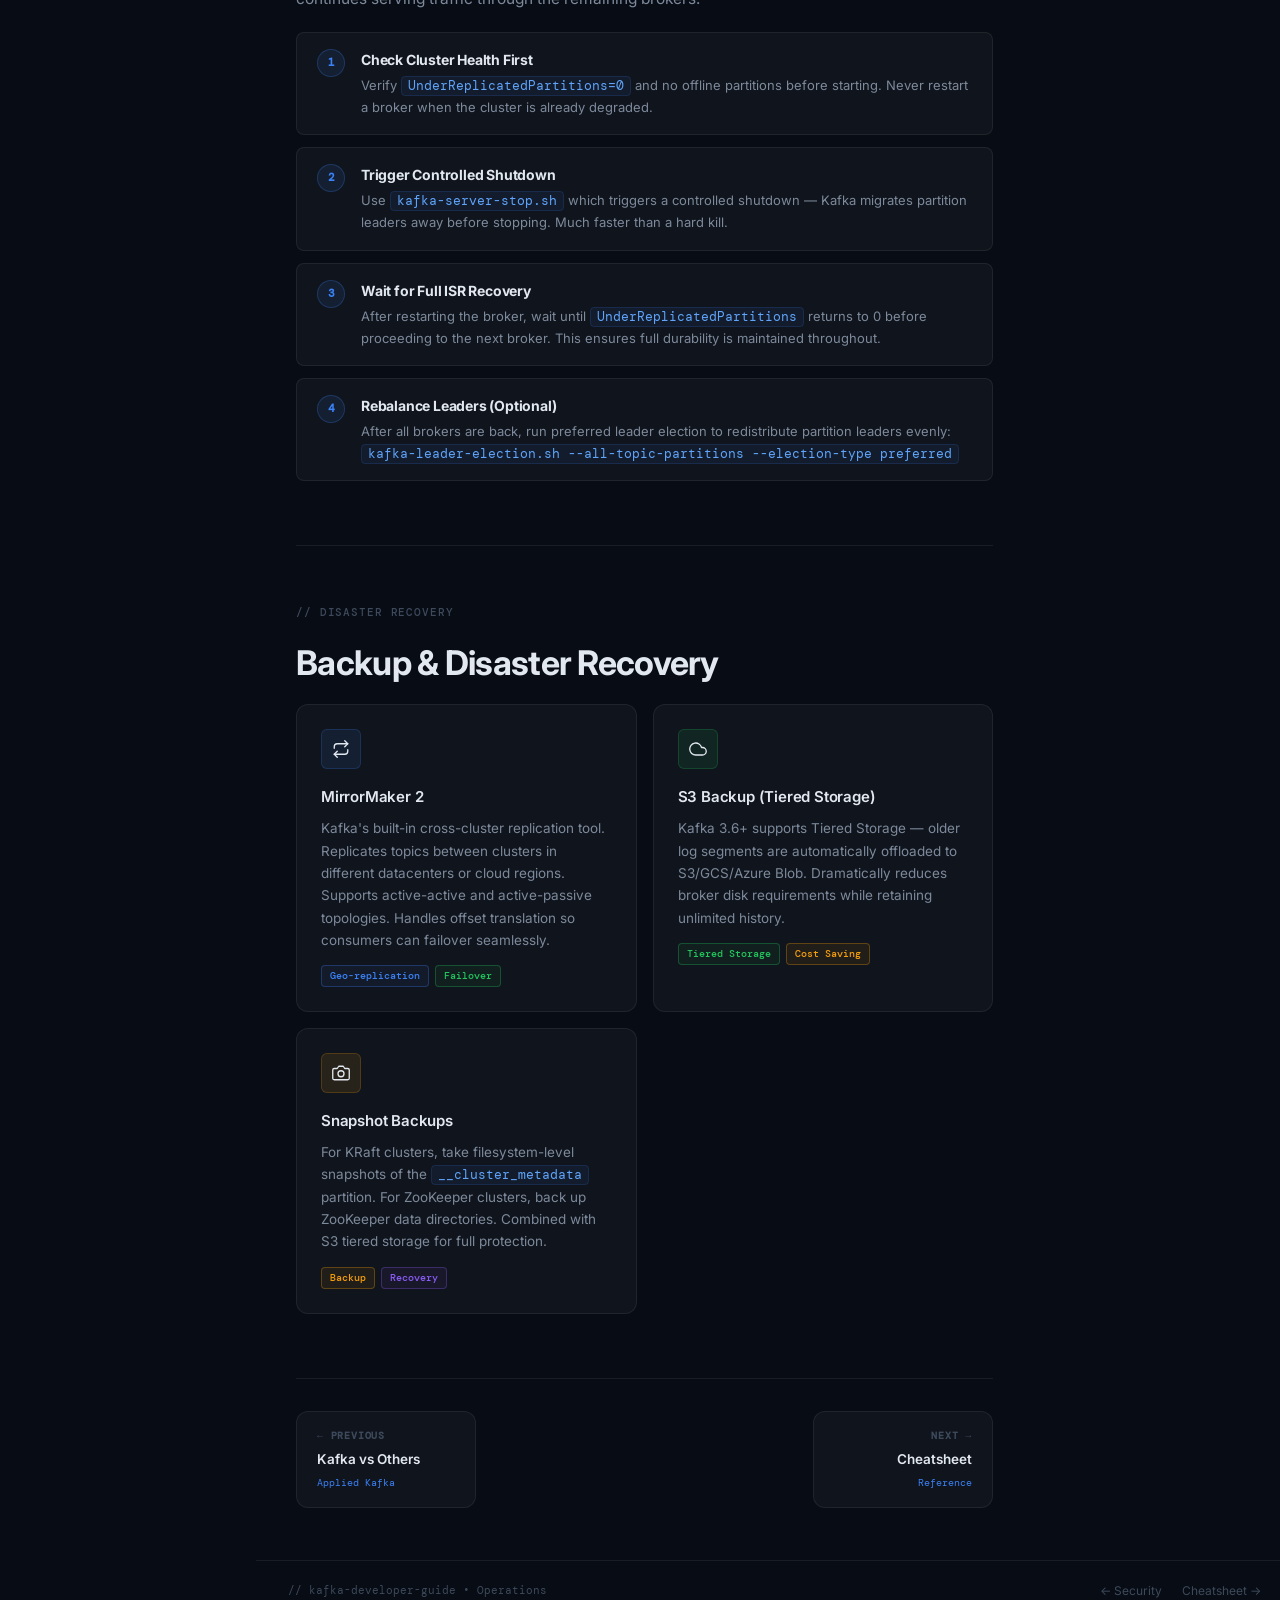
<file: operations.html>
<!DOCTYPE html>
<html lang="en" data-theme="dark">
<head>
<meta charset="UTF-8">
<meta name="viewport" content="width=device-width, initial-scale=1.0">
<title>Kafka Operations — Kafka Developer Guide</title>
<meta name="description" content="Kafka operations guide — monitoring, alerting, cluster management, topic administration, consumer lag, and production runbooks for Kafka operators.">
  <link rel="canonical" href="https://deannos.github.io/kafka-learning-guide/operations.html" />
  <meta name="robots" content="index, follow" />
  <meta name="author" content="KafkaGuide" />
  <meta property="og:type" content="article" />
  <meta property="og:site_name" content="KafkaGuide" />
  <meta property="og:title" content="Kafka Operations Runbook — Kafka Developer Guide" />
  <meta property="og:description" content="Apache Kafka operations guide — monitoring, alerting, consumer lag, cluster management, topic administration, scaling, and production runbooks." />
  <meta property="og:url" content="https://deannos.github.io/kafka-learning-guide/operations.html" />
  <meta property="og:image" content="https://deannos.github.io/kafka-learning-guide/og-image.svg" />
  <meta property="og:image:width" content="1200" />
  <meta property="og:image:height" content="630" />
  <meta property="og:image:alt" content="KafkaGuide — Apache Kafka Developer Learning Portal" />
  <meta name="twitter:card" content="summary_large_image" />
  <meta name="twitter:title" content="Kafka Operations Runbook — Kafka Developer Guide" />
  <meta name="twitter:description" content="Apache Kafka operations guide — monitoring, alerting, consumer lag, cluster management, topic administration, scaling, and production runbooks." />
  <meta name="twitter:image" content="https://deannos.github.io/kafka-learning-guide/og-image.svg" />
  <link rel="manifest" href="manifest.json" />
  <script type="application/ld+json">
  {
    "@context": "https://schema.org",
    "@graph": [
      {
        "@type": "TechArticle",
        "headline": "Kafka Operations Runbook — Kafka Developer Guide",
        "description": "Apache Kafka operations guide — monitoring, alerting, consumer lag, cluster management, topic administration, scaling, and production runbooks.",
        "url": "https://deannos.github.io/kafka-learning-guide/operations.html",
        "inLanguage": "en",
        "isPartOf": {
          "@type": "WebSite",
          "name": "KafkaGuide",
          "url": "https://deannos.github.io/kafka-learning-guide/"
        },
        "breadcrumb": {
          "@type": "BreadcrumbList",
          "itemListElement": [{"@type":"ListItem","position":1,"name":"KafkaGuide","item":"https://deannos.github.io/kafka-learning-guide/"}, {"@type":"ListItem","position":2,"name":"Applied Kafka"}, {"@type":"ListItem","position":3,"name":"Kafka Operations Runbook","item":"https://deannos.github.io/kafka-learning-guide/operations.html"}]
        }
      }
    ]
  }
  </script>
<link rel="preconnect" href="https://fonts.googleapis.com">
<link rel="preconnect" href="https://fonts.gstatic.com" crossorigin>
<script>!function(){var t=localStorage.getItem('kguide-theme');t&&document.documentElement.setAttribute('data-theme',t)}();</script>
<link rel="icon" href="favicon.svg" type="image/svg+xml">
<link rel="stylesheet" href="css/style.css?v=2">
</head>
<body>
<button class="sidebar-toggle" aria-label="Open menu"><svg width="18" height="18" viewBox="0 0 24 24" fill="none" stroke="currentColor" stroke-width="2" stroke-linecap="round" stroke-linejoin="round" aria-hidden="true"><line x1="3" y1="12" x2="21" y2="12"/><line x1="3" y1="6" x2="21" y2="6"/><line x1="3" y1="18" x2="21" y2="18"/></svg></button>
<div class="site-wrapper">
  <aside class="sidebar">
    <a href="index.html" class="sidebar-logo">
      <div class="sidebar-logo-icon" aria-label="Apache Kafka logo"><svg width="20" height="20" viewBox="0 0 24 24" xmlns="http://www.w3.org/2000/svg" aria-hidden="true" focusable="false"><path fill="currentColor" d="M12 2a10 10 0 1 0 0 20 10 10 0 0 0 0-20Zm-3.5 6.5h7v1.5h-7V8.5Zm0 4h7v1.5h-7v-1.5Zm0 4h7v1.5h-7v-1.5Z"/></svg></div>
      <div class="sidebar-logo-text"><span class="name">KafkaGuide</span><span class="version">v1.0 • Developer Portal</span></div>
    </a>
    <nav class="sidebar-nav">
      <div class="nav-section-label">Getting Started</div>
      <a href="index.html" class="nav-item"><span class="nav-icon"><svg width="16" height="16" viewBox="0 0 24 24" fill="none" stroke="currentColor" stroke-width="1.75" stroke-linecap="round" stroke-linejoin="round" aria-hidden="true"><path d="M3 9l9-7 9 7v11a2 2 0 0 1-2 2H5a2 2 0 0 1-2-2z"/><polyline points="9 22 9 12 15 12 15 22"/></svg></span> Home</a>
      <a href="roadmap.html" class="nav-item"><span class="nav-icon"><svg width="16" height="16" viewBox="0 0 24 24" fill="none" stroke="currentColor" stroke-width="1.75" stroke-linecap="round" stroke-linejoin="round" aria-hidden="true"><polygon points="3 11 22 2 13 21 11 13 3 11"/></svg></span> Learning Roadmap</a>
      <div class="nav-section-label">Core Knowledge</div>
      <a href="architecture.html" class="nav-item"><span class="nav-icon"><svg width="16" height="16" viewBox="0 0 24 24" fill="none" stroke="currentColor" stroke-width="1.75" stroke-linecap="round" stroke-linejoin="round" aria-hidden="true"><rect x="2" y="3" width="20" height="5" rx="1"/><rect x="2" y="10" width="20" height="5" rx="1"/><rect x="2" y="17" width="20" height="5" rx="1"/></svg></span> Architecture</a>
      <a href="advanced.html" class="nav-item"><span class="nav-icon"><svg width="16" height="16" viewBox="0 0 24 24" fill="none" stroke="currentColor" stroke-width="1.75" stroke-linecap="round" stroke-linejoin="round" aria-hidden="true"><rect x="4" y="4" width="16" height="16" rx="2"/><rect x="9" y="9" width="6" height="6"/><line x1="9" y1="1" x2="9" y2="4"/><line x1="15" y1="1" x2="15" y2="4"/><line x1="9" y1="20" x2="9" y2="23"/><line x1="15" y1="20" x2="15" y2="23"/><line x1="20" y1="9" x2="23" y2="9"/><line x1="20" y1="14" x2="23" y2="14"/><line x1="1" y1="9" x2="4" y2="9"/><line x1="1" y1="14" x2="4" y2="14"/></svg></span> Advanced Concepts</a>
      <a href="security.html" class="nav-item"><span class="nav-icon"><svg width="16" height="16" viewBox="0 0 24 24" fill="none" stroke="currentColor" stroke-width="1.75" stroke-linecap="round" stroke-linejoin="round" aria-hidden="true"><path d="M12 22s8-4 8-10V5l-8-3-8 3v7c0 6 8 10 8 10z"/></svg></span> Security</a>
      <div class="nav-section-label">Applied Kafka</div>
      <a href="usecases.html" class="nav-item"><span class="nav-icon"><svg width="16" height="16" viewBox="0 0 24 24" fill="none" stroke="currentColor" stroke-width="1.75" stroke-linecap="round" stroke-linejoin="round" aria-hidden="true"><circle cx="12" cy="12" r="10"/><circle cx="12" cy="12" r="6"/><circle cx="12" cy="12" r="2"/></svg></span> Use Cases</a>
      <a href="performance.html" class="nav-item"><span class="nav-icon"><svg width="16" height="16" viewBox="0 0 24 24" fill="none" stroke="currentColor" stroke-width="1.75" stroke-linecap="round" stroke-linejoin="round" aria-hidden="true"><polygon points="13 2 3 14 12 14 11 22 21 10 12 10 13 2"/></svg></span> Performance Tuning</a>
      <a href="comparison.html" class="nav-item"><span class="nav-icon"><svg width="16" height="16" viewBox="0 0 24 24" fill="none" stroke="currentColor" stroke-width="1.75" stroke-linecap="round" stroke-linejoin="round" aria-hidden="true"><line x1="18" y1="20" x2="18" y2="10"/><line x1="12" y1="20" x2="12" y2="4"/><line x1="6" y1="20" x2="6" y2="14"/></svg></span> Kafka vs Others</a>
      <a href="operations.html" class="nav-item active"><span class="nav-icon"><svg width="16" height="16" viewBox="0 0 24 24" fill="none" stroke="currentColor" stroke-width="1.75" stroke-linecap="round" stroke-linejoin="round" aria-hidden="true"><circle cx="12" cy="12" r="3"/><path d="M19.07 4.93a10 10 0 0 1 0 14.14M4.93 4.93a10 10 0 0 0 0 14.14"/></svg></span> Operations<span class="nav-badge">NEW</span></a>
      <div class="nav-section-label">Reference</div>
      <a href="cheatsheet.html" class="nav-item"><span class="nav-icon"><svg width="16" height="16" viewBox="0 0 24 24" fill="none" stroke="currentColor" stroke-width="1.75" stroke-linecap="round" stroke-linejoin="round" aria-hidden="true"><path d="M14 2H6a2 2 0 0 0-2 2v16a2 2 0 0 0 2 2h12a2 2 0 0 0 2-2V8z"/><polyline points="14 2 14 8 20 8"/><line x1="16" y1="13" x2="8" y2="13"/><line x1="16" y1="17" x2="8" y2="17"/><polyline points="10 9 9 9 8 9"/></svg></span> Cheatsheet</a>
      <a href="interview.html" class="nav-item"><span class="nav-icon"><svg width="16" height="16" viewBox="0 0 24 24" fill="none" stroke="currentColor" stroke-width="1.75" stroke-linecap="round" stroke-linejoin="round" aria-hidden="true"><path d="M21 15a2 2 0 0 1-2 2H7l-4 4V5a2 2 0 0 1 2-2h14a2 2 0 0 1 2 2z"/></svg></span> Interview Prep<span class="nav-badge">NEW</span></a>
    </nav>
    <div class="sidebar-footer"><div class="sidebar-footer-text">Apache Kafka® is a trademark of<br>the Apache Software Foundation.</div></div>
  </aside>

  <div class="main-content">
    <header class="header">
      <div class="header-breadcrumb">
        <span>kafka-guide</span><span style="color:var(--text-muted)">/</span><span class="current">operations</span>
      </div>
      <div class="header-right"><button class="theme-toggle" title="Toggle dark/light mode" aria-label="Toggle theme"><span class="icon-sun"><svg xmlns="http://www.w3.org/2000/svg" width="16" height="16" viewBox="0 0 24 24" fill="none" stroke="currentColor" stroke-width="1.75" stroke-linecap="round" stroke-linejoin="round"><circle cx="12" cy="12" r="5"/><line x1="12" y1="1" x2="12" y2="3"/><line x1="12" y1="21" x2="12" y2="23"/><line x1="4.22" y1="4.22" x2="5.64" y2="5.64"/><line x1="18.36" y1="18.36" x2="19.78" y2="19.78"/><line x1="1" y1="12" x2="3" y2="12"/><line x1="21" y1="12" x2="23" y2="12"/><line x1="4.22" y1="19.78" x2="5.64" y2="18.36"/><line x1="18.36" y1="5.64" x2="19.78" y2="4.22"/></svg></span><span class="icon-moon"><svg xmlns="http://www.w3.org/2000/svg" width="16" height="16" viewBox="0 0 24 24" fill="none" stroke="currentColor" stroke-width="1.75" stroke-linecap="round" stroke-linejoin="round"><path d="M21 12.79A9 9 0 1 1 11.21 3 7 7 0 0 0 21 12.79z"/></svg></span></button><span class="header-tag">Ops Runbook</span></div>
    </header>

    <div class="page-content">
      <div class="page-title-block">
        <div class="page-tag">// OPERATIONS</div>
        <h1 class="page-h1">Kafka <span>Operations</span></h1>
        <p class="page-subtitle">Day-to-day operations, monitoring, alerting, common failure scenarios, and disaster recovery. The runbook every Kafka operator needs.</p>
      </div>

      <!-- MONITORING -->
      <div class="content-section fade-in">
        <div class="section-eyebrow">// MONITORING</div>
        <h2>Critical Metrics to Monitor</h2>
        <p>Kafka exposes metrics via JMX. Use Prometheus JMX Exporter + Grafana for dashboards, or Confluent Control Center for a managed UI.</p>

        <div class="table-wrap fade-in">
          <table>
            <thead><tr><th>Metric (JMX / Prometheus)</th><th>Normal</th><th>Alert Threshold</th><th>Meaning</th></tr></thead>
            <tbody>
              <tr>
                <td><code>UnderReplicatedPartitions</code></td>
                <td><span class="status-ok">0</span></td>
                <td><span class="status-crit">&gt; 0</span></td>
                <td>Partitions not fully replicated — broker may be down or lagging</td>
              </tr>
              <tr>
                <td><code>ActiveControllerCount</code></td>
                <td><span class="status-ok">1</span></td>
                <td><span class="status-crit">≠ 1</span></td>
                <td>Should always be exactly 1. 0 = no controller elected</td>
              </tr>
              <tr>
                <td><code>OfflinePartitionsCount</code></td>
                <td><span class="status-ok">0</span></td>
                <td><span class="status-crit">&gt; 0</span></td>
                <td>Partitions with no elected leader — reads/writes failing</td>
              </tr>
              <tr>
                <td><code>consumer_lag</code> (per group)</td>
                <td><span class="status-ok">Stable/decreasing</span></td>
                <td><span class="status-warn">Growing for &gt;5min</span></td>
                <td>Consumers falling behind producers</td>
              </tr>
              <tr>
                <td><code>RequestHandlerAvgIdlePercent</code></td>
                <td><span class="status-ok">&gt; 30%</span></td>
                <td><span class="status-warn">&lt; 20%</span></td>
                <td>Broker threads saturated — will cause latency spikes</td>
              </tr>
              <tr>
                <td><code>NetworkProcessorAvgIdlePercent</code></td>
                <td><span class="status-ok">&gt; 30%</span></td>
                <td><span class="status-warn">&lt; 20%</span></td>
                <td>Network I/O bottleneck</td>
              </tr>
              <tr>
                <td><code>BytesInPerSec</code> / <code>BytesOutPerSec</code></td>
                <td>Baseline normal</td>
                <td><span class="status-warn">Drops suddenly</span></td>
                <td>Traffic anomaly — producer/consumer issues</td>
              </tr>
              <tr>
                <td><code>LogFlushRateAndTimeMs</code></td>
                <td><span class="status-ok">&lt; 100ms p99</span></td>
                <td><span class="status-warn">&gt; 500ms</span></td>
                <td>Disk I/O latency impacting producers</td>
              </tr>
              <tr>
                <td><code>IsrShrinkRate</code></td>
                <td><span class="status-ok">0</span></td>
                <td><span class="status-crit">&gt; 0</span></td>
                <td>Replicas falling out of sync — durability at risk</td>
              </tr>
              <tr>
                <td><code>LeaderElectionRateAndTimeMs</code></td>
                <td><span class="status-ok">Rare</span></td>
                <td><span class="status-warn">Frequent</span></td>
                <td>Brokers crashing or network partitions occurring</td>
              </tr>
            </tbody>
          </table>
        </div>

        <div class="code-wrap fade-in">
          <div class="code-header">
            <div class="code-dots"><span class="code-dot red"></span><span class="code-dot yellow"></span><span class="code-dot green"></span></div>
            <span class="code-title">docker-compose.yml — Kafka + Prometheus + Grafana stack</span>
            <button class="copy-btn">COPY</button>
          </div>
          <pre><span class="prop">version</span>: <span class="str">'3.8'</span>
<span class="prop">services</span>:
  <span class="prop">kafka</span>:
    <span class="prop">image</span>: <span class="str">confluentinc/cp-kafka:7.5.0</span>
    <span class="prop">environment</span>:
      <span class="cm"># Enable JMX for metrics</span>
      KAFKA_JMX_PORT: <span class="num">9999</span>
      KAFKA_JMX_HOSTNAME: kafka
    <span class="prop">ports</span>: [<span class="str">"9092:9092"</span>, <span class="str">"9999:9999"</span>]

  <span class="prop">jmx-exporter</span>:
    <span class="prop">image</span>: <span class="str">bitnami/jmx-exporter:latest</span>
    <span class="prop">ports</span>: [<span class="str">"7071:7071"</span>]
    <span class="prop">volumes</span>:
      - <span class="str">./jmx-kafka-config.yml:/etc/jmx-kafka/config.yml</span>
    <span class="prop">command</span>: <span class="str">"7071 /etc/jmx-kafka/config.yml"</span>
    <span class="prop">environment</span>:
      SERVICE_PORT: <span class="num">7071</span>
      JMX_HOST: kafka
      JMX_PORT: <span class="num">9999</span>

  <span class="prop">prometheus</span>:
    <span class="prop">image</span>: <span class="str">prom/prometheus</span>
    <span class="prop">ports</span>: [<span class="str">"9090:9090"</span>]
    <span class="prop">volumes</span>: [<span class="str">"./prometheus.yml:/etc/prometheus/prometheus.yml"</span>]

  <span class="prop">grafana</span>:
    <span class="prop">image</span>: <span class="str">grafana/grafana</span>
    <span class="prop">ports</span>: [<span class="str">"3000:3000"</span>]
    <span class="prop">environment</span>:
      GF_SECURITY_ADMIN_PASSWORD: <span class="str">kafkademo</span></pre>
        </div>
      </div>

      <div class="section-divider"></div>

      <!-- COMMON FAILURES -->
      <div class="content-section fade-in">
        <div class="section-eyebrow">// TROUBLESHOOTING</div>
        <h2>Common Failure Scenarios & Fixes</h2>

        <div class="concept-block fade-in">
          <div class="concept-header">
            <div class="concept-num"><svg width="18" height="18" viewBox="0 0 24 24" fill="none" stroke="currentColor" stroke-width="1.75" stroke-linecap="round" stroke-linejoin="round" aria-hidden="true"><circle cx="12" cy="12" r="10"/><line x1="12" y1="8" x2="12" y2="12"/><line x1="12" y1="16" x2="12.01" y2="16"/></svg></div>
            <div class="concept-title-wrap">
              <div class="concept-title">Consumer Lag is Growing</div>
              <div class="concept-subtitle">Consumers cannot keep up with message production rate</div>
            </div>
          </div>
          <div class="concept-body">
            <p><strong>Symptoms:</strong> <code>consumer_lag</code> metric growing, consumers stuck on older offsets, processing appears slow or stalled.</p>
            <p><strong>Diagnosis steps:</strong></p>
            <ul>
              <li>Check if consumer is alive: <code>kafka-consumer-groups.sh --describe --group &lt;name&gt;</code></li>
              <li>Check consumer processing time per record — is it too slow?</li>
              <li>Check if partition count limits parallelism (lag on specific partitions only)</li>
              <li>Look for frequent rebalances in consumer logs (<code>Rebalance triggered</code>)</li>
            </ul>
            <p><strong>Fixes:</strong> Add more consumer instances (up to partition count), optimize processing logic, increase <code>max.poll.records</code>, increase partition count (create new topic), use parallel processing within consumer.</p>
          </div>
        </div>

        <div class="concept-block fade-in">
          <div class="concept-header">
            <div class="concept-num"><svg width="18" height="18" viewBox="0 0 24 24" fill="none" stroke="currentColor" stroke-width="1.75" stroke-linecap="round" stroke-linejoin="round" aria-hidden="true"><circle cx="12" cy="12" r="10"/><line x1="12" y1="8" x2="12" y2="12"/><line x1="12" y1="16" x2="12.01" y2="16"/></svg></div>
            <div class="concept-title-wrap">
              <div class="concept-title">UnderReplicatedPartitions &gt; 0</div>
              <div class="concept-subtitle">Partition replicas falling behind or broker down</div>
            </div>
          </div>
          <div class="concept-body">
            <p><strong>Symptoms:</strong> Alert fires for <code>UnderReplicatedPartitions</code>, durability at risk, possible producer errors if <code>min.insync.replicas</code> not met.</p>
            <p><strong>Diagnosis:</strong></p>
            <ul>
              <li>Check if a broker is down: <code>kafka-broker-api-versions.sh --bootstrap-server broker:9092</code></li>
              <li>Check ISR: <code>kafka-topics.sh --describe --topic &lt;name&gt;</code> — look for ISR smaller than RF</li>
              <li>Check replica lag in broker logs: search for <code>replica.lag.time.max.ms exceeded</code></li>
            </ul>
            <p><strong>Fixes:</strong> If broker is down — restart it; Kafka will automatically replicate missing data. If disk I/O is too slow — tune <code>num.replica.fetchers</code>. If network is the bottleneck — check bandwidth between brokers.</p>
          </div>
        </div>

        <div class="concept-block fade-in">
          <div class="concept-header">
            <div class="concept-num"><svg width="18" height="18" viewBox="0 0 24 24" fill="none" stroke="currentColor" stroke-width="1.75" stroke-linecap="round" stroke-linejoin="round" aria-hidden="true"><circle cx="12" cy="12" r="10"/><line x1="12" y1="8" x2="12" y2="12"/><line x1="12" y1="16" x2="12.01" y2="16"/></svg></div>
            <div class="concept-title-wrap">
              <div class="concept-title">Producer Getting NotEnoughReplicas</div>
              <div class="concept-subtitle">Can't meet min.insync.replicas requirement</div>
            </div>
          </div>
          <div class="concept-body">
            <p><strong>Cause:</strong> Too many brokers are down. With RF=3 and min.insync.replicas=2, losing 2 brokers means producers get <code>NotEnoughReplicasException</code>.</p>
            <p><strong>Immediate fix:</strong> Bring brokers back online. Kafka will catch up replicas automatically.</p>
            <p><strong>Temporary workaround (data loss risk):</strong> Reduce <code>min.insync.replicas</code> temporarily to 1 — use only as last resort, never in financial systems.</p>
            <div class="info-box orange" style="margin-top:12px">
              <div class="info-label"><svg width="14" height="14" viewBox="0 0 24 24" fill="none" stroke="currentColor" stroke-width="2" stroke-linecap="round" stroke-linejoin="round" aria-hidden="true" style="display:inline-block;vertical-align:-2px;margin-right:5px"><path d="M10.29 3.86L1.82 18a2 2 0 0 0 1.71 3h16.94a2 2 0 0 0 1.71-3L13.71 3.86a2 2 0 0 0-3.42 0z"/><line x1="12" y1="9" x2="12" y2="13"/><line x1="12" y1="17" x2="12.01" y2="17"/></svg>Never do this permanently</div>
              <div class="info-text">Setting <code>min.insync.replicas=1</code> means you can lose data if the single in-sync broker dies before replication catches up. It's a temporary disaster recovery step only.</div>
            </div>
          </div>
        </div>

        <div class="concept-block fade-in">
          <div class="concept-header">
            <div class="concept-num"><svg width="18" height="18" viewBox="0 0 24 24" fill="none" stroke="currentColor" stroke-width="1.75" stroke-linecap="round" stroke-linejoin="round" aria-hidden="true"><circle cx="12" cy="12" r="10"/><line x1="12" y1="8" x2="12" y2="12"/><line x1="12" y1="16" x2="12.01" y2="16"/></svg></div>
            <div class="concept-title-wrap">
              <div class="concept-title">Constant Consumer Group Rebalancing</div>
              <div class="concept-subtitle">Consumers keep joining and leaving the group</div>
            </div>
          </div>
          <div class="concept-body">
            <p><strong>Symptoms:</strong> Consumer logs show repeated <code>Revoked partitions</code> and <code>Assigned partitions</code>. Processing stalls during rebalance.</p>
            <p><strong>Causes:</strong></p>
            <ul>
              <li><strong>Consumer taking too long to process a batch</strong> — exceeds <code>max.poll.interval.ms</code>, broker thinks it's dead</li>
              <li><strong>Heartbeat failure</strong> — GC pauses or CPU starvation cause missed heartbeats</li>
              <li><strong>Consumer crashing</strong> and restarting repeatedly</li>
            </ul>
            <p><strong>Fixes:</strong> Increase <code>max.poll.interval.ms</code>, reduce <code>max.poll.records</code> to process faster, fix the slow processing bottleneck, switch to <code>CooperativeStickyAssignor</code> to minimize partition movement during rebalance.</p>
          </div>
        </div>
      </div>

      <div class="section-divider"></div>

      <!-- SCALING -->
      <div class="content-section fade-in">
        <div class="section-eyebrow">// SCALING</div>
        <h2>Scaling Kafka</h2>
        <div class="two-col fade-in">
          <div>
            <h3>Adding Brokers</h3>
            <p>Kafka supports adding brokers to a running cluster with zero downtime. New brokers don't automatically receive existing partition replicas — you must trigger partition reassignment.</p>
            <div class="cmd-ref">
              <div class="cmd-line">
                <span class="cmd-text">kafka-reassign-partitions.sh --generate</span>
                <span class="cmd-desc">Plan reassignment</span>
              </div>
              <div class="cmd-line">
                <span class="cmd-text">kafka-reassign-partitions.sh --execute</span>
                <span class="cmd-desc">Start reassignment</span>
              </div>
              <div class="cmd-line">
                <span class="cmd-text">kafka-reassign-partitions.sh --verify</span>
                <span class="cmd-desc">Check progress</span>
              </div>
            </div>
          </div>
          <div>
            <h3>Adding Partitions</h3>
            <p>You can increase partition count but <strong>never decrease it</strong>. Adding partitions to an existing topic changes key-to-partition routing for new messages — existing data in old partitions is not redistributed.</p>
            <div class="info-box orange" style="margin:12px 0">
              <div class="info-label"><svg width="14" height="14" viewBox="0 0 24 24" fill="none" stroke="currentColor" stroke-width="2" stroke-linecap="round" stroke-linejoin="round" aria-hidden="true" style="display:inline-block;vertical-align:-2px;margin-right:5px"><path d="M10.29 3.86L1.82 18a2 2 0 0 0 1.71 3h16.94a2 2 0 0 0 1.71-3L13.71 3.86a2 2 0 0 0-3.42 0z"/><line x1="12" y1="9" x2="12" y2="13"/><line x1="12" y1="17" x2="12.01" y2="17"/></svg>Warning</div>
              <div class="info-text">Adding partitions breaks key ordering for messages already in the topic. For ordering-sensitive topics, create a new topic with more partitions and migrate.</div>
            </div>
          </div>
        </div>
      </div>

      <div class="section-divider"></div>

      <!-- ROLLING RESTART -->
      <div class="content-section fade-in">
        <div class="section-eyebrow">// MAINTENANCE</div>
        <h2>Rolling Restarts & Upgrades</h2>
        <p>Rolling restarts allow you to restart brokers one at a time without downtime. The cluster continues serving traffic through the remaining brokers.</p>

        <div class="steps fade-in">
          <div class="step">
            <div class="step-num">1</div>
            <div class="step-body">
              <div class="step-title">Check Cluster Health First</div>
              <div class="step-desc">Verify <code>UnderReplicatedPartitions=0</code> and no offline partitions before starting. Never restart a broker when the cluster is already degraded.</div>
            </div>
          </div>
          <div class="step">
            <div class="step-num">2</div>
            <div class="step-body">
              <div class="step-title">Trigger Controlled Shutdown</div>
              <div class="step-desc">Use <code>kafka-server-stop.sh</code> which triggers a controlled shutdown — Kafka migrates partition leaders away before stopping. Much faster than a hard kill.</div>
            </div>
          </div>
          <div class="step">
            <div class="step-num">3</div>
            <div class="step-body">
              <div class="step-title">Wait for Full ISR Recovery</div>
              <div class="step-desc">After restarting the broker, wait until <code>UnderReplicatedPartitions</code> returns to 0 before proceeding to the next broker. This ensures full durability is maintained throughout.</div>
            </div>
          </div>
          <div class="step">
            <div class="step-num">4</div>
            <div class="step-body">
              <div class="step-title">Rebalance Leaders (Optional)</div>
              <div class="step-desc">After all brokers are back, run preferred leader election to redistribute partition leaders evenly: <code>kafka-leader-election.sh --all-topic-partitions --election-type preferred</code></div>
            </div>
          </div>
        </div>
      </div>

      <div class="section-divider"></div>

      <!-- BACKUP & DR -->
      <div class="content-section fade-in">
        <div class="section-eyebrow">// DISASTER RECOVERY</div>
        <h2>Backup & Disaster Recovery</h2>
        <div class="cards-grid fade-in">
          <div class="card">
            <div class="card-icon cyan"><svg width="18" height="18" viewBox="0 0 24 24" fill="none" stroke="currentColor" stroke-width="1.75" stroke-linecap="round" stroke-linejoin="round" aria-hidden="true"><polyline points="17 1 21 5 17 9"/><path d="M3 11V9a4 4 0 0 1 4-4h14"/><polyline points="7 23 3 19 7 15"/><path d="M21 13v2a4 4 0 0 1-4 4H3"/></svg></div>
            <div class="card-title">MirrorMaker 2</div>
            <div class="card-desc">Kafka's built-in cross-cluster replication tool. Replicates topics between clusters in different datacenters or cloud regions. Supports active-active and active-passive topologies. Handles offset translation so consumers can failover seamlessly.</div>
            <div class="card-tags"><span class="tag cyan">Geo-replication</span><span class="tag green">Failover</span></div>
          </div>
          <div class="card">
            <div class="card-icon green"><svg width="18" height="18" viewBox="0 0 24 24" fill="none" stroke="currentColor" stroke-width="1.75" stroke-linecap="round" stroke-linejoin="round" aria-hidden="true"><path d="M18 10h-1.26A8 8 0 1 0 9 20h9a5 5 0 0 0 0-10z"/></svg></div>
            <div class="card-title">S3 Backup (Tiered Storage)</div>
            <div class="card-desc">Kafka 3.6+ supports Tiered Storage — older log segments are automatically offloaded to S3/GCS/Azure Blob. Dramatically reduces broker disk requirements while retaining unlimited history.</div>
            <div class="card-tags"><span class="tag green">Tiered Storage</span><span class="tag orange">Cost Saving</span></div>
          </div>
          <div class="card">
            <div class="card-icon orange"><svg width="18" height="18" viewBox="0 0 24 24" fill="none" stroke="currentColor" stroke-width="1.75" stroke-linecap="round" stroke-linejoin="round" aria-hidden="true"><path d="M23 19a2 2 0 0 1-2 2H3a2 2 0 0 1-2-2V8a2 2 0 0 1 2-2h4l2-3h6l2 3h4a2 2 0 0 1 2 2z"/><circle cx="12" cy="13" r="4"/></svg></div>
            <div class="card-title">Snapshot Backups</div>
            <div class="card-desc">For KRaft clusters, take filesystem-level snapshots of the <code>__cluster_metadata</code> partition. For ZooKeeper clusters, back up ZooKeeper data directories. Combined with S3 tiered storage for full protection.</div>
            <div class="card-tags"><span class="tag orange">Backup</span><span class="tag purple">Recovery</span></div>
          </div>
        </div>
      </div>

    </div>

    <footer class="footer">
      <span class="footer-text">// kafka-developer-guide • Operations</span>
      <div class="footer-links">
        <a href="security.html" class="footer-link">← Security</a>
        <a href="cheatsheet.html" class="footer-link">Cheatsheet →</a>
      </div>
    </footer>
  </div>
</div>
<script src="js/search-data.js?v=2"></script>
<script src="js/app.js?v=2"></script>
</body>
</html>
</file>
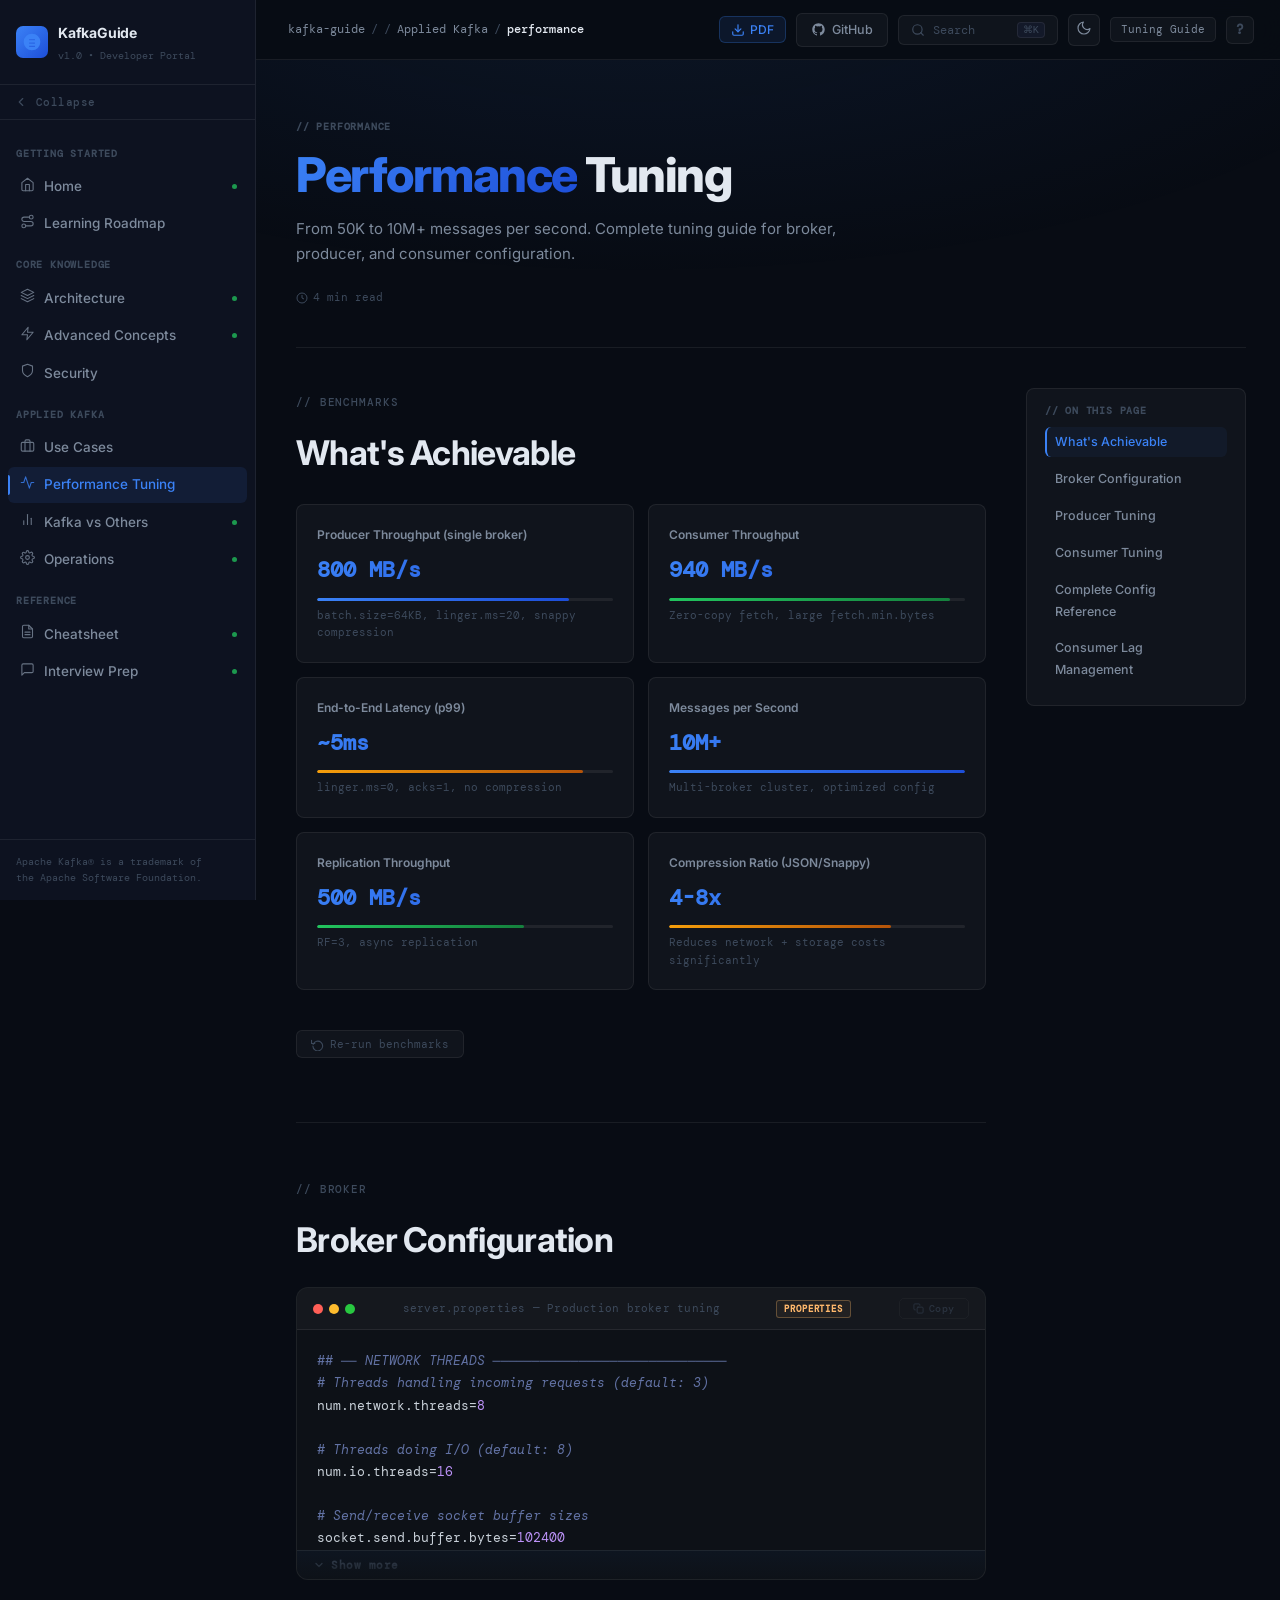
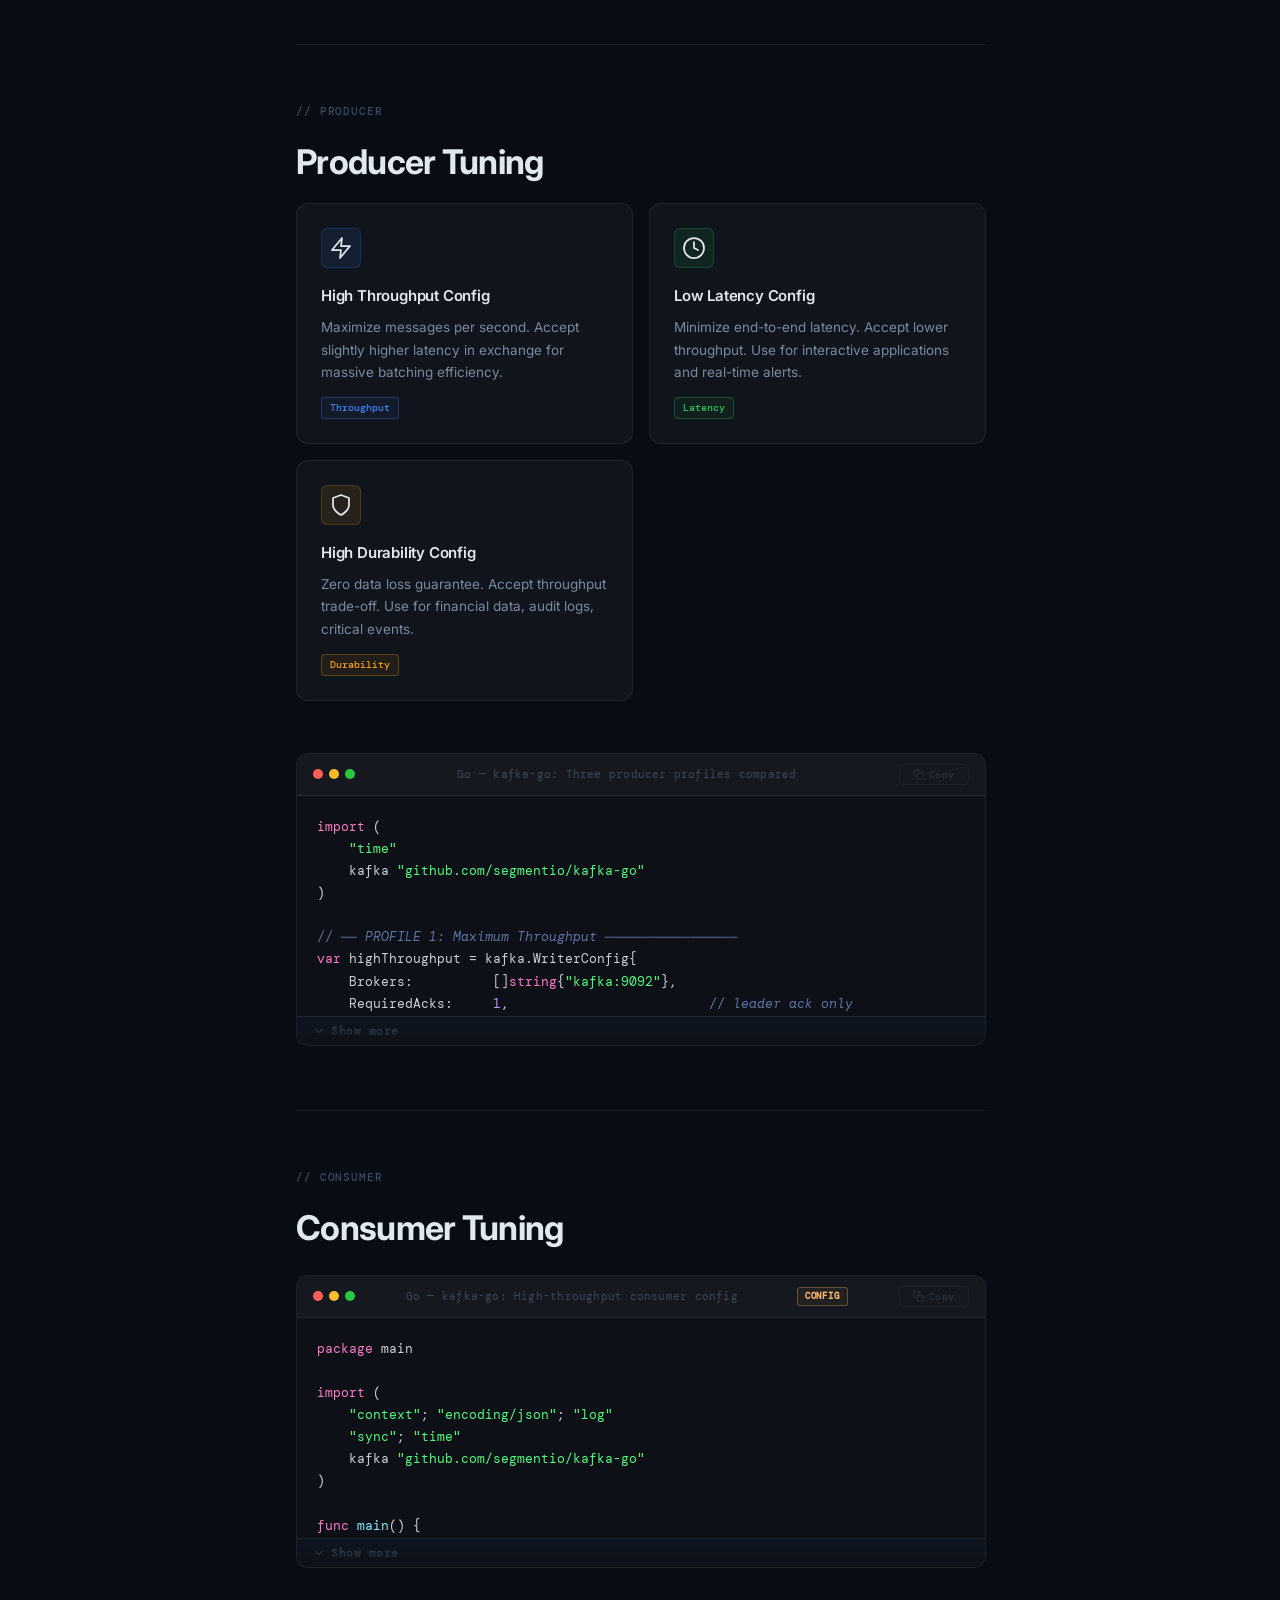
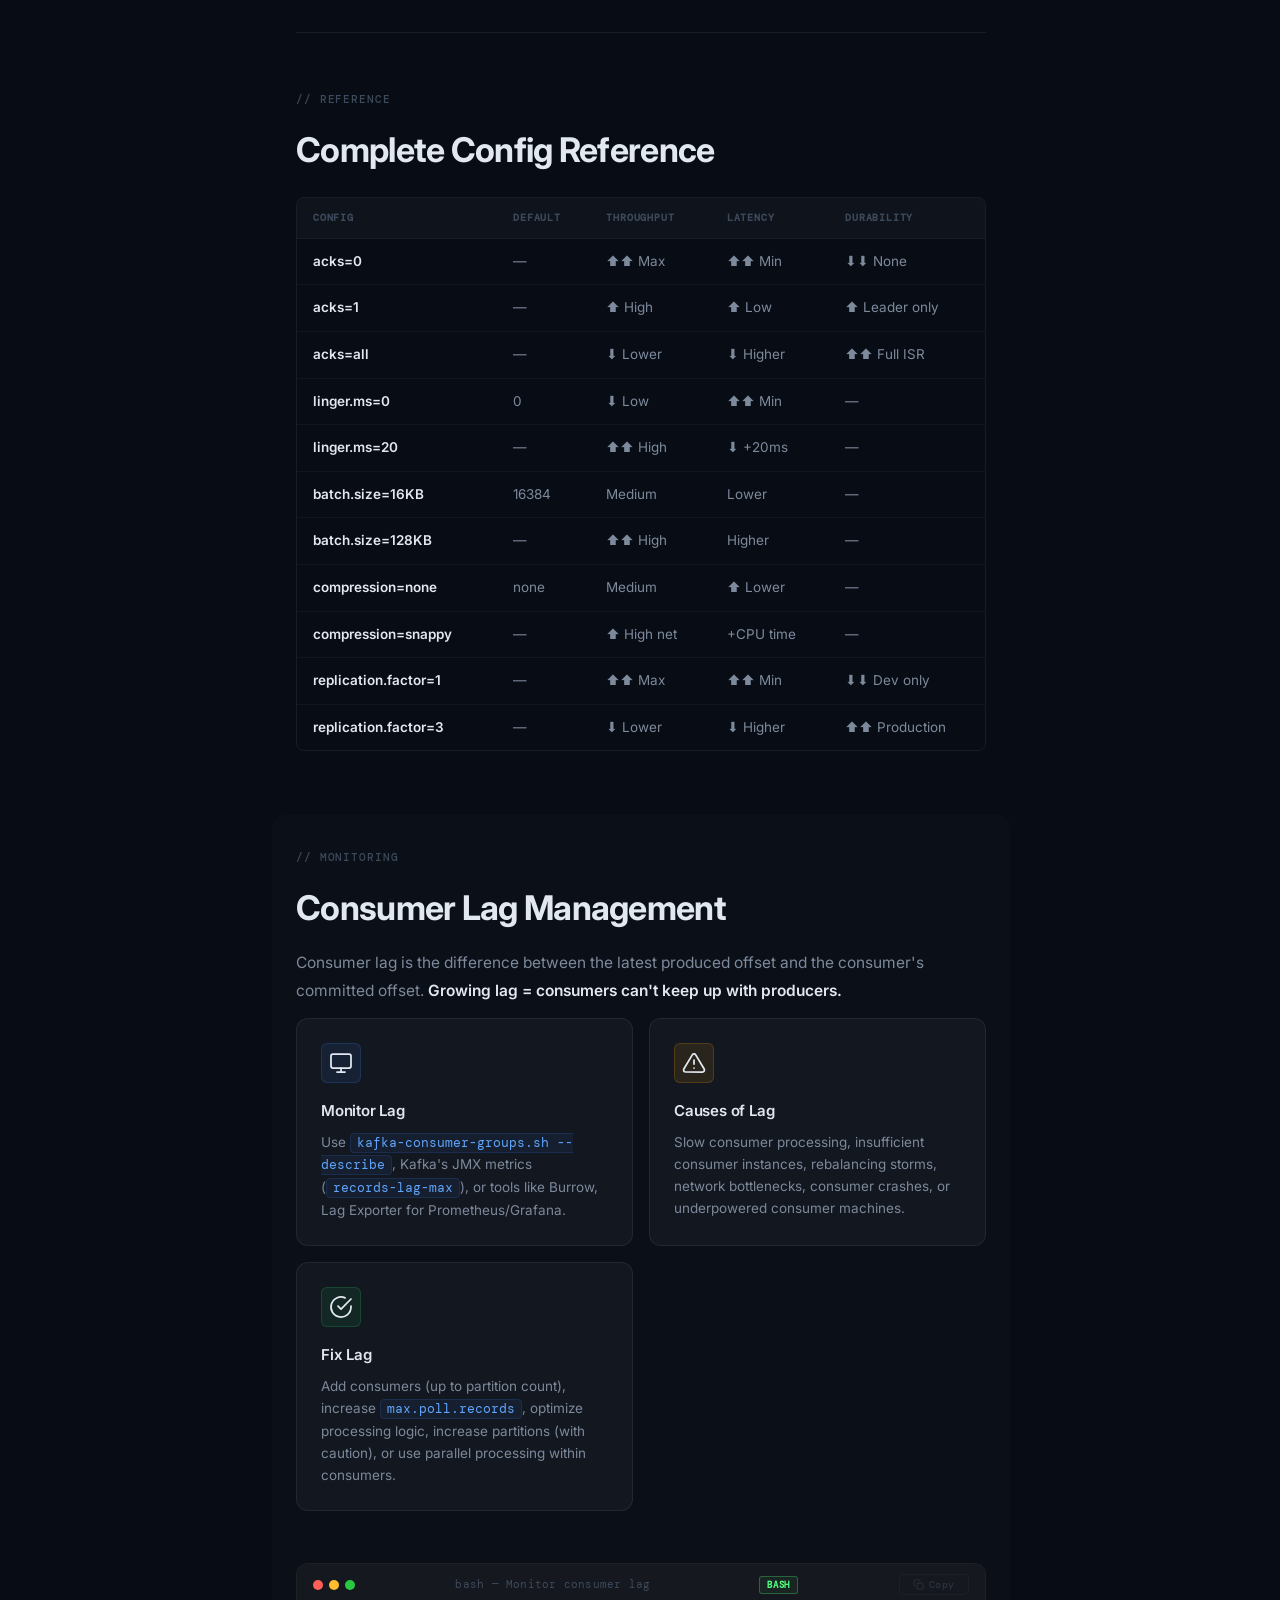
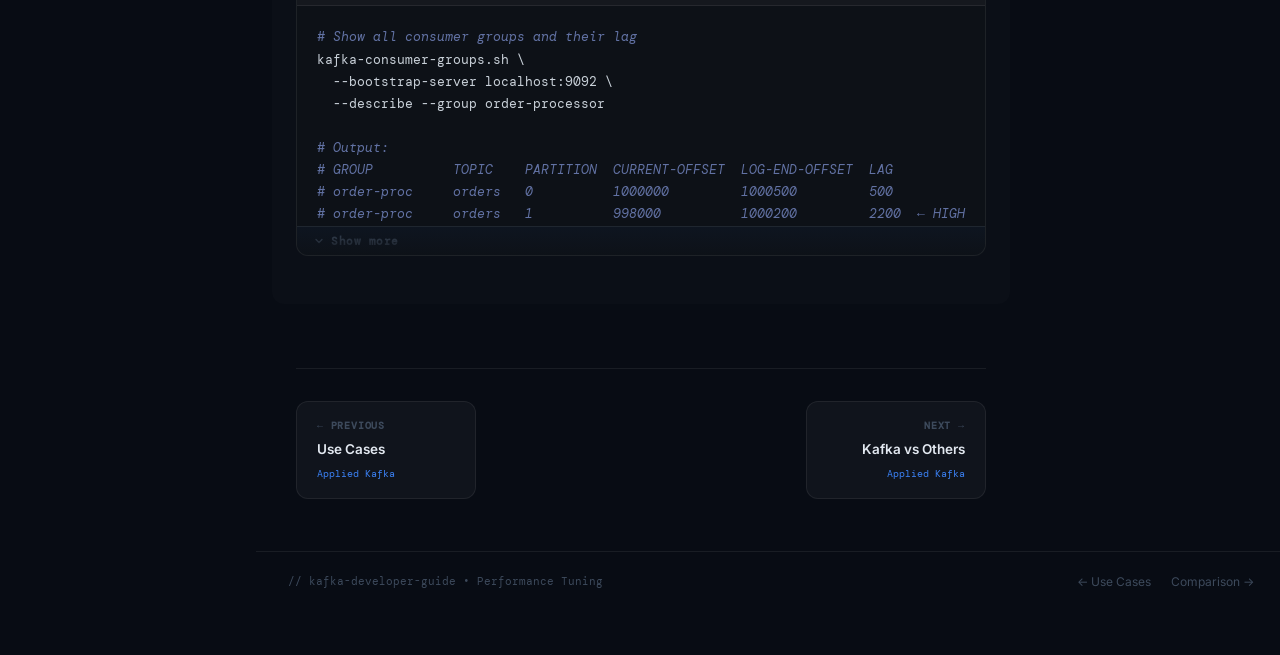
<file: performance.html>
<!DOCTYPE html>
<html lang="en" data-theme="dark">
<head>
<meta charset="UTF-8">
<meta name="viewport" content="width=device-width, initial-scale=1.0">
<title>Performance Tuning — Kafka Developer Guide</title>
<meta name="description" content="Kafka performance tuning — producer batching, consumer fetch, broker configuration, compression, JVM settings, and benchmarking techniques for maximum throughput.">
  <link rel="canonical" href="https://deannos.github.io/kafka-learning-guide/performance.html" />
  <meta name="robots" content="index, follow" />
  <meta name="author" content="KafkaGuide" />
  <meta property="og:type" content="article" />
  <meta property="og:site_name" content="KafkaGuide" />
  <meta property="og:title" content="Kafka Performance Tuning — Kafka Developer Guide" />
  <meta property="og:description" content="Apache Kafka performance tuning — producer batching, consumer fetch tuning, broker configuration, compression codecs, JVM settings, and benchmarking techniques." />
  <meta property="og:url" content="https://deannos.github.io/kafka-learning-guide/performance.html" />
  <meta property="og:image" content="https://deannos.github.io/kafka-learning-guide/og-image.svg" />
  <meta property="og:image:width" content="1200" />
  <meta property="og:image:height" content="630" />
  <meta property="og:image:alt" content="KafkaGuide — Apache Kafka Developer Learning Portal" />
  <meta name="twitter:card" content="summary_large_image" />
  <meta name="twitter:title" content="Kafka Performance Tuning — Kafka Developer Guide" />
  <meta name="twitter:description" content="Apache Kafka performance tuning — producer batching, consumer fetch tuning, broker configuration, compression codecs, JVM settings, and benchmarking techniques." />
  <meta name="twitter:image" content="https://deannos.github.io/kafka-learning-guide/og-image.svg" />
  <link rel="manifest" href="manifest.json" />
  <script type="application/ld+json">
  {
    "@context": "https://schema.org",
    "@graph": [
      {
        "@type": "TechArticle",
        "headline": "Kafka Performance Tuning — Kafka Developer Guide",
        "description": "Apache Kafka performance tuning — producer batching, consumer fetch tuning, broker configuration, compression codecs, JVM settings, and benchmarking techniques.",
        "url": "https://deannos.github.io/kafka-learning-guide/performance.html",
        "inLanguage": "en",
        "isPartOf": {
          "@type": "WebSite",
          "name": "KafkaGuide",
          "url": "https://deannos.github.io/kafka-learning-guide/"
        },
        "breadcrumb": {
          "@type": "BreadcrumbList",
          "itemListElement": [{"@type":"ListItem","position":1,"name":"KafkaGuide","item":"https://deannos.github.io/kafka-learning-guide/"}, {"@type":"ListItem","position":2,"name":"Applied Kafka"}, {"@type":"ListItem","position":3,"name":"Kafka Performance Tuning","item":"https://deannos.github.io/kafka-learning-guide/performance.html"}]
        }
      }
    ]
  }
  </script>
<link rel="preconnect" href="https://fonts.googleapis.com">
<link rel="preconnect" href="https://fonts.gstatic.com" crossorigin>
<script>!function(){var t=localStorage.getItem('kguide-theme');t&&document.documentElement.setAttribute('data-theme',t)}();</script>
<link rel="icon" href="favicon.svg" type="image/svg+xml">
<link rel="stylesheet" href="css/style.css?v=2">
</head>
<body>
<button class="sidebar-toggle" aria-label="Open menu"><svg width="18" height="18" viewBox="0 0 24 24" fill="none" stroke="currentColor" stroke-width="2" stroke-linecap="round" stroke-linejoin="round" aria-hidden="true"><line x1="3" y1="12" x2="21" y2="12"/><line x1="3" y1="6" x2="21" y2="6"/><line x1="3" y1="18" x2="21" y2="18"/></svg></button>
<div class="site-wrapper">
  <aside class="sidebar">
    <a href="index.html" class="sidebar-logo">
      <div class="sidebar-logo-icon" aria-label="Apache Kafka logo"><svg width="20" height="20" viewBox="0 0 24 24" xmlns="http://www.w3.org/2000/svg" aria-hidden="true" focusable="false"><path fill="currentColor" d="M12 2a10 10 0 1 0 0 20 10 10 0 0 0 0-20Zm-3.5 6.5h7v1.5h-7V8.5Zm0 4h7v1.5h-7v-1.5Zm0 4h7v1.5h-7v-1.5Z"/></svg></div>
      <div class="sidebar-logo-text"><span class="name">KafkaGuide</span><span class="version">v1.0 • Developer Portal</span></div>
    </a>
    <nav class="sidebar-nav">
      <div class="nav-section-label">Getting Started</div>
      <a href="index.html" class="nav-item"><span class="nav-icon"><svg width="16" height="16" viewBox="0 0 24 24" fill="none" stroke="currentColor" stroke-width="1.75" stroke-linecap="round" stroke-linejoin="round" aria-hidden="true"><path d="M3 9l9-7 9 7v11a2 2 0 0 1-2 2H5a2 2 0 0 1-2-2z"/><polyline points="9 22 9 12 15 12 15 22"/></svg></span> Home</a>
      <a href="roadmap.html" class="nav-item"><span class="nav-icon"><svg width="16" height="16" viewBox="0 0 24 24" fill="none" stroke="currentColor" stroke-width="1.75" stroke-linecap="round" stroke-linejoin="round" aria-hidden="true"><polygon points="3 11 22 2 13 21 11 13 3 11"/></svg></span> Learning Roadmap</a>
      <div class="nav-section-label">Core Knowledge</div>
      <a href="architecture.html" class="nav-item"><span class="nav-icon"><svg width="16" height="16" viewBox="0 0 24 24" fill="none" stroke="currentColor" stroke-width="1.75" stroke-linecap="round" stroke-linejoin="round" aria-hidden="true"><rect x="2" y="3" width="20" height="5" rx="1"/><rect x="2" y="10" width="20" height="5" rx="1"/><rect x="2" y="17" width="20" height="5" rx="1"/></svg></span> Architecture</a>
      <a href="advanced.html" class="nav-item"><span class="nav-icon"><svg width="16" height="16" viewBox="0 0 24 24" fill="none" stroke="currentColor" stroke-width="1.75" stroke-linecap="round" stroke-linejoin="round" aria-hidden="true"><rect x="4" y="4" width="16" height="16" rx="2"/><rect x="9" y="9" width="6" height="6"/><line x1="9" y1="1" x2="9" y2="4"/><line x1="15" y1="1" x2="15" y2="4"/><line x1="9" y1="20" x2="9" y2="23"/><line x1="15" y1="20" x2="15" y2="23"/><line x1="20" y1="9" x2="23" y2="9"/><line x1="20" y1="14" x2="23" y2="14"/><line x1="1" y1="9" x2="4" y2="9"/><line x1="1" y1="14" x2="4" y2="14"/></svg></span> Advanced Concepts</a>
      <a href="security.html" class="nav-item"><span class="nav-icon"><svg width="16" height="16" viewBox="0 0 24 24" fill="none" stroke="currentColor" stroke-width="1.75" stroke-linecap="round" stroke-linejoin="round" aria-hidden="true"><path d="M12 22s8-4 8-10V5l-8-3-8 3v7c0 6 8 10 8 10z"/></svg></span> Security</a>
      <div class="nav-section-label">Applied Kafka</div>
      <a href="usecases.html" class="nav-item"><span class="nav-icon"><svg width="16" height="16" viewBox="0 0 24 24" fill="none" stroke="currentColor" stroke-width="1.75" stroke-linecap="round" stroke-linejoin="round" aria-hidden="true"><circle cx="12" cy="12" r="10"/><circle cx="12" cy="12" r="6"/><circle cx="12" cy="12" r="2"/></svg></span> Use Cases</a>
      <a href="performance.html" class="nav-item"><span class="nav-icon"><svg width="16" height="16" viewBox="0 0 24 24" fill="none" stroke="currentColor" stroke-width="1.75" stroke-linecap="round" stroke-linejoin="round" aria-hidden="true"><polygon points="13 2 3 14 12 14 11 22 21 10 12 10 13 2"/></svg></span> Performance Tuning</a>
      <a href="comparison.html" class="nav-item"><span class="nav-icon"><svg width="16" height="16" viewBox="0 0 24 24" fill="none" stroke="currentColor" stroke-width="1.75" stroke-linecap="round" stroke-linejoin="round" aria-hidden="true"><line x1="18" y1="20" x2="18" y2="10"/><line x1="12" y1="20" x2="12" y2="4"/><line x1="6" y1="20" x2="6" y2="14"/></svg></span> Kafka vs Others</a>
      <a href="operations.html" class="nav-item"><span class="nav-icon"><svg width="16" height="16" viewBox="0 0 24 24" fill="none" stroke="currentColor" stroke-width="1.75" stroke-linecap="round" stroke-linejoin="round" aria-hidden="true"><circle cx="12" cy="12" r="3"/><path d="M19.07 4.93a10 10 0 0 1 0 14.14M4.93 4.93a10 10 0 0 0 0 14.14"/></svg></span> Operations<span class="nav-badge">NEW</span></a>
      <div class="nav-section-label">Reference</div>
      <a href="cheatsheet.html" class="nav-item"><span class="nav-icon"><svg width="16" height="16" viewBox="0 0 24 24" fill="none" stroke="currentColor" stroke-width="1.75" stroke-linecap="round" stroke-linejoin="round" aria-hidden="true"><path d="M14 2H6a2 2 0 0 0-2 2v16a2 2 0 0 0 2 2h12a2 2 0 0 0 2-2V8z"/><polyline points="14 2 14 8 20 8"/><line x1="16" y1="13" x2="8" y2="13"/><line x1="16" y1="17" x2="8" y2="17"/><polyline points="10 9 9 9 8 9"/></svg></span> Cheatsheet</a>
      <a href="interview.html" class="nav-item"><span class="nav-icon"><svg width="16" height="16" viewBox="0 0 24 24" fill="none" stroke="currentColor" stroke-width="1.75" stroke-linecap="round" stroke-linejoin="round" aria-hidden="true"><path d="M21 15a2 2 0 0 1-2 2H7l-4 4V5a2 2 0 0 1 2-2h14a2 2 0 0 1 2 2z"/></svg></span> Interview Prep<span class="nav-badge">NEW</span></a>
    </nav>
    <div class="sidebar-footer"><div class="sidebar-footer-text">Apache Kafka® is a trademark of<br>the Apache Software Foundation.</div></div>
  </aside>

  <div class="main-content">
    <header class="header">
      <div class="header-breadcrumb">
        <span>kafka-guide</span><span style="color:var(--text-muted)">/</span><span class="current">performance</span>
      </div>
      <div class="header-right"><button class="theme-toggle" title="Toggle dark/light mode" aria-label="Toggle theme"><span class="icon-sun"><svg xmlns="http://www.w3.org/2000/svg" width="16" height="16" viewBox="0 0 24 24" fill="none" stroke="currentColor" stroke-width="1.75" stroke-linecap="round" stroke-linejoin="round"><circle cx="12" cy="12" r="5"/><line x1="12" y1="1" x2="12" y2="3"/><line x1="12" y1="21" x2="12" y2="23"/><line x1="4.22" y1="4.22" x2="5.64" y2="5.64"/><line x1="18.36" y1="18.36" x2="19.78" y2="19.78"/><line x1="1" y1="12" x2="3" y2="12"/><line x1="21" y1="12" x2="23" y2="12"/><line x1="4.22" y1="19.78" x2="5.64" y2="18.36"/><line x1="18.36" y1="5.64" x2="19.78" y2="4.22"/></svg></span><span class="icon-moon"><svg xmlns="http://www.w3.org/2000/svg" width="16" height="16" viewBox="0 0 24 24" fill="none" stroke="currentColor" stroke-width="1.75" stroke-linecap="round" stroke-linejoin="round"><path d="M21 12.79A9 9 0 1 1 11.21 3 7 7 0 0 0 21 12.79z"/></svg></span></button><span class="header-tag">Tuning Guide</span></div>
    </header>

    <div class="page-content">
      <div class="page-title-block">
        <div class="page-tag">// PERFORMANCE</div>
        <h1 class="page-h1"><span>Performance</span> Tuning</h1>
        <p class="page-subtitle">From 50K to 10M+ messages per second. Complete tuning guide for broker, producer, and consumer configuration.</p>
      </div>

      <!-- PERF METRICS -->
      <div class="content-section fade-in">
        <div class="section-eyebrow">// BENCHMARKS</div>
        <h2>What's Achievable</h2>
        <div class="perf-grid fade-in">
          <div class="perf-card">
            <div class="perf-label">Producer Throughput (single broker)</div>
            <div class="perf-value">800 MB/s</div>
            <div class="perf-bar"><div class="perf-fill" data-width="85"></div></div>
            <div class="perf-desc">batch.size=64KB, linger.ms=20, snappy compression</div>
          </div>
          <div class="perf-card">
            <div class="perf-label">Consumer Throughput</div>
            <div class="perf-value">940 MB/s</div>
            <div class="perf-bar"><div class="perf-fill green" data-width="95"></div></div>
            <div class="perf-desc">Zero-copy fetch, large fetch.min.bytes</div>
          </div>
          <div class="perf-card">
            <div class="perf-label">End-to-End Latency (p99)</div>
            <div class="perf-value">~5ms</div>
            <div class="perf-bar"><div class="perf-fill orange" data-width="90"></div></div>
            <div class="perf-desc">linger.ms=0, acks=1, no compression</div>
          </div>
          <div class="perf-card">
            <div class="perf-label">Messages per Second</div>
            <div class="perf-value">10M+</div>
            <div class="perf-bar"><div class="perf-fill" data-width="100"></div></div>
            <div class="perf-desc">Multi-broker cluster, optimized config</div>
          </div>
          <div class="perf-card">
            <div class="perf-label">Replication Throughput</div>
            <div class="perf-value">500 MB/s</div>
            <div class="perf-bar"><div class="perf-fill green" data-width="70"></div></div>
            <div class="perf-desc">RF=3, async replication</div>
          </div>
          <div class="perf-card">
            <div class="perf-label">Compression Ratio (JSON/Snappy)</div>
            <div class="perf-value">4-8x</div>
            <div class="perf-bar"><div class="perf-fill orange" data-width="75"></div></div>
            <div class="perf-desc">Reduces network + storage costs significantly</div>
          </div>
        </div>
      </div>

      <div class="section-divider"></div>

      <!-- BROKER TUNING -->
      <div class="content-section fade-in">
        <div class="section-eyebrow">// BROKER</div>
        <h2>Broker Configuration</h2>

        <div class="code-wrap fade-in">
          <div class="code-header">
            <div class="code-dots"><span class="code-dot red"></span><span class="code-dot yellow"></span><span class="code-dot green"></span></div>
            <span class="code-title">server.properties — Production broker tuning</span>
            <button class="copy-btn">COPY</button>
          </div>
          <pre><span class="cm">## ── NETWORK THREADS ──────────────────────────────</span>
<span class="cm"># Threads handling incoming requests (default: 3)</span>
num.network.threads=<span class="num">8</span>

<span class="cm"># Threads doing I/O (default: 8)</span>
num.io.threads=<span class="num">16</span>

<span class="cm"># Send/receive socket buffer sizes</span>
socket.send.buffer.bytes=<span class="num">102400</span>
socket.receive.buffer.bytes=<span class="num">102400</span>
socket.request.max.bytes=<span class="num">104857600</span>

<span class="cm">## ── LOG / STORAGE ────────────────────────────────</span>
<span class="cm"># Spread across multiple disk paths for parallelism</span>
log.dirs=/data/kafka/disk1,/data/kafka/disk2,/data/kafka/disk3

<span class="cm"># Retention</span>
log.retention.hours=<span class="num">168</span>         <span class="cm"># 7 days</span>
log.retention.bytes=<span class="num">-1</span>           <span class="cm"># unlimited (use hours)</span>
log.segment.bytes=<span class="num">1073741824</span>    <span class="cm"># 1GB segments</span>
log.segment.ms=<span class="num">604800000</span>        <span class="cm"># Roll weekly</span>

<span class="cm">## ── REPLICATION ──────────────────────────────────</span>
default.replication.factor=<span class="num">3</span>
min.insync.replicas=<span class="num">2</span>
unclean.leader.election.enable=<span class="num">false</span>  <span class="cm"># Never sacrifice durability</span>
auto.leader.rebalance.enable=<span class="num">true</span>

<span class="cm">## ── PERFORMANCE ──────────────────────────────────</span>
<span class="cm"># Max in-memory message batches</span>
num.replica.fetchers=<span class="num">4</span>
replica.fetch.max.bytes=<span class="num">10485760</span>   <span class="cm"># 10MB replica fetch</span>

<span class="cm"># Flush to disk (let OS manage — don't flush manually)</span>
log.flush.interval.messages=<span class="num">9223372036854775807</span>
log.flush.interval.ms=<span class="num">9223372036854775807</span></pre>
        </div>
      </div>

      <div class="section-divider"></div>

      <!-- PRODUCER TUNING -->
      <div class="content-section fade-in">
        <div class="section-eyebrow">// PRODUCER</div>
        <h2>Producer Tuning</h2>

        <div class="cards-grid fade-in">
          <div class="card">
            <div class="card-icon cyan"><svg width="24" height="24" viewBox="0 0 24 24" fill="none" stroke="currentColor" stroke-width="1.75" stroke-linecap="round" stroke-linejoin="round" aria-hidden="true"><polygon points="13 2 3 14 12 14 11 22 21 10 12 10 13 2"/></svg></div>
            <div class="card-title">High Throughput Config</div>
            <div class="card-desc">Maximize messages per second. Accept slightly higher latency in exchange for massive batching efficiency.</div>
            <div class="card-tags"><span class="tag cyan">Throughput</span></div>
          </div>
          <div class="card">
            <div class="card-icon green"><svg width="24" height="24" viewBox="0 0 24 24" fill="none" stroke="currentColor" stroke-width="1.75" stroke-linecap="round" stroke-linejoin="round" aria-hidden="true"><circle cx="12" cy="12" r="10"/><polyline points="12 6 12 12 16 14"/></svg></div>
            <div class="card-title">Low Latency Config</div>
            <div class="card-desc">Minimize end-to-end latency. Accept lower throughput. Use for interactive applications and real-time alerts.</div>
            <div class="card-tags"><span class="tag green">Latency</span></div>
          </div>
          <div class="card">
            <div class="card-icon orange"><svg width="24" height="24" viewBox="0 0 24 24" fill="none" stroke="currentColor" stroke-width="1.75" stroke-linecap="round" stroke-linejoin="round" aria-hidden="true"><path d="M12 22s8-4 8-10V5l-8-3-8 3v7c0 6 8 10 8 10z"/></svg></div>
            <div class="card-title">High Durability Config</div>
            <div class="card-desc">Zero data loss guarantee. Accept throughput trade-off. Use for financial data, audit logs, critical events.</div>
            <div class="card-tags"><span class="tag orange">Durability</span></div>
          </div>
        </div>

        <div class="code-wrap fade-in">
          <div class="code-header">
            <div class="code-dots"><span class="code-dot red"></span><span class="code-dot yellow"></span><span class="code-dot green"></span></div>
            <span class="code-title">Go — kafka-go: Three producer profiles compared</span>
            <button class="copy-btn">COPY</button>
          </div>
          <pre><span class="kw">import</span> (
    <span class="str">"time"</span>
    kafka <span class="str">"github.com/segmentio/kafka-go"</span>
)

<span class="cm">// ── PROFILE 1: Maximum Throughput ─────────────────</span>
<span class="kw">var</span> highThroughput = kafka.WriterConfig{
    Brokers:          []<span class="kw">string</span>{<span class="str">"kafka:9092"</span>},
    RequiredAcks:     <span class="num">1</span>,                         <span class="cm">// leader ack only</span>
    BatchTimeout:     <span class="num">50</span> * time.Millisecond,      <span class="cm">// wait 50ms to fill batches</span>
    BatchSize:        <span class="num">128</span> * <span class="num">1024</span>,                 <span class="cm">// 128 KB batches</span>
    CompressionCodec: kafka.Lz4.<span class="fn">Codec</span>(),          <span class="cm">// fast compression</span>
    Balancer:         &amp;kafka.LeastBytes{},
}
<span class="cm">// Result: ~800 MB/s, latency ~100ms</span>

<span class="cm">// ── PROFILE 2: Minimum Latency ────────────────────</span>
<span class="kw">var</span> lowLatency = kafka.WriterConfig{
    Brokers:          []<span class="kw">string</span>{<span class="str">"kafka:9092"</span>},
    RequiredAcks:     <span class="num">1</span>,
    BatchTimeout:     <span class="num">0</span>,              <span class="cm">// send immediately — no waiting</span>
    BatchSize:        <span class="num">1</span>,              <span class="cm">// effectively no batching</span>
    CompressionCodec: <span class="kw">nil</span>,            <span class="cm">// skip compression overhead</span>
    Balancer:         &amp;kafka.Hash{},
}
<span class="cm">// Result: ~1ms latency, lower throughput</span>

<span class="cm">// ── PROFILE 3: Maximum Durability ────────────────</span>
<span class="kw">var</span> highDurability = kafka.WriterConfig{
    Brokers:          []<span class="kw">string</span>{<span class="str">"kafka:9092"</span>},
    RequiredAcks:     -<span class="num">1</span>,             <span class="cm">// acks=all: all ISR replicas must ack</span>
    MaxAttempts:      <span class="num">10</span>,             <span class="cm">// retry on transient errors</span>
    BatchTimeout:     <span class="num">20</span> * time.Millisecond,
    CompressionCodec: kafka.Snappy.<span class="fn">Codec</span>(),
    Balancer:         &amp;kafka.Hash{},
}
<span class="cm">// Result: zero data loss, slightly higher latency</span></pre>
        </div>
      </div>

      <div class="section-divider"></div>

      <!-- CONSUMER TUNING -->
      <div class="content-section fade-in">
        <div class="section-eyebrow">// CONSUMER</div>
        <h2>Consumer Tuning</h2>
        <div class="code-wrap fade-in">
          <div class="code-header">
            <div class="code-dots"><span class="code-dot red"></span><span class="code-dot yellow"></span><span class="code-dot green"></span></div>
            <span class="code-title">Go — kafka-go: High-throughput consumer config</span>
            <button class="copy-btn">COPY</button>
          </div>
          <pre><span class="kw">package</span> main

<span class="kw">import</span> (
    <span class="str">"context"</span>; <span class="str">"encoding/json"</span>; <span class="str">"log"</span>
    <span class="str">"sync"</span>; <span class="str">"time"</span>
    kafka <span class="str">"github.com/segmentio/kafka-go"</span>
)

<span class="kw">func</span> <span class="fn">main</span>() {
    r := kafka.<span class="fn">NewReader</span>(kafka.ReaderConfig{
        Brokers: []<span class="kw">string</span>{<span class="str">"kafka:9092"</span>},
        GroupID: <span class="str">"analytics"</span>, Topic: <span class="str">"events"</span>,
        <span class="cm">// Fetch: pull large batches to maximize throughput</span>
        MinBytes: <span class="num">1</span> &lt;&lt; <span class="num">20</span>,              <span class="cm">// wait for 1 MB before returning</span>
        MaxBytes: <span class="num">10</span> &lt;&lt; <span class="num">20</span>,             <span class="cm">// 10 MB max per fetch</span>
        MaxWait:  <span class="num">500</span> * time.Millisecond, <span class="cm">// or wait max 500ms</span>
    })
    <span class="kw">defer</span> r.<span class="fn">Close</span>()

    <span class="cm">// Process in parallel using goroutines (8 workers)</span>
    <span class="kw">var</span> wg sync.WaitGroup
    sem := <span class="fn">make</span>(<span class="kw">chan</span> <span class="kw">struct</span>{}, <span class="num">8</span>)
    ctx := context.<span class="fn">Background</span>()

    <span class="kw">for</span> {
        m, err := r.<span class="fn">FetchMessage</span>(ctx)
        <span class="kw">if</span> err != <span class="kw">nil</span> { log.<span class="fn">Fatal</span>(err) }

        wg.<span class="fn">Add</span>(<span class="num">1</span>); sem &lt;- <span class="kw">struct</span>{}{}
        <span class="kw">go func</span>(msg kafka.Message) {
            <span class="kw">defer</span> wg.<span class="fn">Done</span>(); <span class="kw">defer func</span>() { &lt;-sem }()
            <span class="kw">var</span> event <span class="kw">map</span>[<span class="kw">string</span>]<span class="kw">any</span>
            json.<span class="fn">Unmarshal</span>(msg.Value, &amp;event)
            <span class="fn">processRecord</span>(event)
        }(m)

        wg.<span class="fn">Wait</span>()
        r.<span class="fn">CommitMessages</span>(ctx, m)
    }
}</pre>
        </div>
      </div>

      <div class="section-divider"></div>

      <!-- CONFIG REFERENCE TABLE -->
      <div class="content-section fade-in">
        <div class="section-eyebrow">// REFERENCE</div>
        <h2>Complete Config Reference</h2>
        <div class="table-wrap fade-in">
          <table>
            <thead><tr><th>Config</th><th>Default</th><th>Throughput</th><th>Latency</th><th>Durability</th></tr></thead>
            <tbody>
              <tr><td><strong>acks=0</strong></td><td>—</td><td class="yes">⬆⬆ Max</td><td class="yes">⬆⬆ Min</td><td class="no">⬇⬇ None</td></tr>
              <tr><td><strong>acks=1</strong></td><td>—</td><td class="yes">⬆ High</td><td class="yes">⬆ Low</td><td class="partial">⬆ Leader only</td></tr>
              <tr><td><strong>acks=all</strong></td><td>—</td><td class="partial">⬇ Lower</td><td class="partial">⬇ Higher</td><td class="yes">⬆⬆ Full ISR</td></tr>
              <tr><td><strong>linger.ms=0</strong></td><td>0</td><td class="no">⬇ Low</td><td class="yes">⬆⬆ Min</td><td>—</td></tr>
              <tr><td><strong>linger.ms=20</strong></td><td>—</td><td class="yes">⬆⬆ High</td><td class="partial">⬇ +20ms</td><td>—</td></tr>
              <tr><td><strong>batch.size=16KB</strong></td><td>16384</td><td class="partial">Medium</td><td class="yes">Lower</td><td>—</td></tr>
              <tr><td><strong>batch.size=128KB</strong></td><td>—</td><td class="yes">⬆⬆ High</td><td class="partial">Higher</td><td>—</td></tr>
              <tr><td><strong>compression=none</strong></td><td>none</td><td class="partial">Medium</td><td class="yes">⬆ Lower</td><td>—</td></tr>
              <tr><td><strong>compression=snappy</strong></td><td>—</td><td class="yes">⬆ High net</td><td class="partial">+CPU time</td><td>—</td></tr>
              <tr><td><strong>replication.factor=1</strong></td><td>—</td><td class="yes">⬆⬆ Max</td><td class="yes">⬆⬆ Min</td><td class="no">⬇⬇ Dev only</td></tr>
              <tr><td><strong>replication.factor=3</strong></td><td>—</td><td class="partial">⬇ Lower</td><td class="partial">⬇ Higher</td><td class="yes">⬆⬆ Production</td></tr>
            </tbody>
          </table>
        </div>
      </div>

      <!-- CONSUMER LAG -->
      <div class="content-section fade-in">
        <div class="section-eyebrow">// MONITORING</div>
        <h2>Consumer Lag Management</h2>
        <p>Consumer lag is the difference between the latest produced offset and the consumer's committed offset. <strong>Growing lag = consumers can't keep up with producers.</strong></p>

        <div class="cards-grid fade-in">
          <div class="card">
            <div class="card-icon cyan"><svg width="24" height="24" viewBox="0 0 24 24" fill="none" stroke="currentColor" stroke-width="1.75" stroke-linecap="round" stroke-linejoin="round" aria-hidden="true"><rect x="2" y="3" width="20" height="14" rx="2" ry="2"/><line x1="8" y1="21" x2="16" y2="21"/><line x1="12" y1="17" x2="12" y2="21"/></svg></div>
            <div class="card-title">Monitor Lag</div>
            <div class="card-desc">Use <code>kafka-consumer-groups.sh --describe</code>, Kafka's JMX metrics (<code>records-lag-max</code>), or tools like Burrow, Lag Exporter for Prometheus/Grafana.</div>
          </div>
          <div class="card">
            <div class="card-icon orange"><svg width="24" height="24" viewBox="0 0 24 24" fill="none" stroke="currentColor" stroke-width="1.75" stroke-linecap="round" stroke-linejoin="round" aria-hidden="true"><path d="M10.29 3.86L1.82 18a2 2 0 0 0 1.71 3h16.94a2 2 0 0 0 1.71-3L13.71 3.86a2 2 0 0 0-3.42 0z"/><line x1="12" y1="9" x2="12" y2="13"/><line x1="12" y1="17" x2="12.01" y2="17"/></svg></div>
            <div class="card-title">Causes of Lag</div>
            <div class="card-desc">Slow consumer processing, insufficient consumer instances, rebalancing storms, network bottlenecks, consumer crashes, or underpowered consumer machines.</div>
          </div>
          <div class="card">
            <div class="card-icon green"><svg width="24" height="24" viewBox="0 0 24 24" fill="none" stroke="currentColor" stroke-width="1.75" stroke-linecap="round" stroke-linejoin="round" aria-hidden="true"><path d="M22 11.08V12a10 10 0 1 1-5.93-9.14"/><polyline points="22 4 12 14.01 9 11.01"/></svg></div>
            <div class="card-title">Fix Lag</div>
            <div class="card-desc">Add consumers (up to partition count), increase <code>max.poll.records</code>, optimize processing logic, increase partitions (with caution), or use parallel processing within consumers.</div>
          </div>
        </div>

        <div class="code-wrap fade-in">
          <div class="code-header">
            <div class="code-dots"><span class="code-dot red"></span><span class="code-dot yellow"></span><span class="code-dot green"></span></div>
            <span class="code-title">bash — Monitor consumer lag</span>
            <button class="copy-btn">COPY</button>
          </div>
          <pre><span class="cm"># Show all consumer groups and their lag</span>
kafka-consumer-groups.sh \
  --bootstrap-server localhost:9092 \
  --describe --group order-processor

<span class="cm"># Output:</span>
<span class="cm"># GROUP          TOPIC    PARTITION  CURRENT-OFFSET  LOG-END-OFFSET  LAG</span>
<span class="cm"># order-proc     orders   0          1000000         1000500         500</span>
<span class="cm"># order-proc     orders   1          998000          1000200         2200  ← HIGH</span>
<span class="cm"># order-proc     orders   2          1001000         1001100         100</span>

<span class="cm"># Reset offset (use with extreme caution in production)</span>
kafka-consumer-groups.sh \
  --bootstrap-server localhost:9092 \
  --group order-processor \
  --topic orders \
  --reset-offsets --to-latest --execute</pre>
        </div>
      </div>

    </div>

    <footer class="footer">
      <span class="footer-text">// kafka-developer-guide • Performance Tuning</span>
      <div class="footer-links">
        <a href="usecases.html" class="footer-link">← Use Cases</a>
        <a href="comparison.html" class="footer-link">Comparison →</a>
      </div>
    </footer>
  </div>
</div>
<script src="js/search-data.js?v=2"></script>
<script src="js/app.js?v=2"></script>
</body>
</html>
</file>
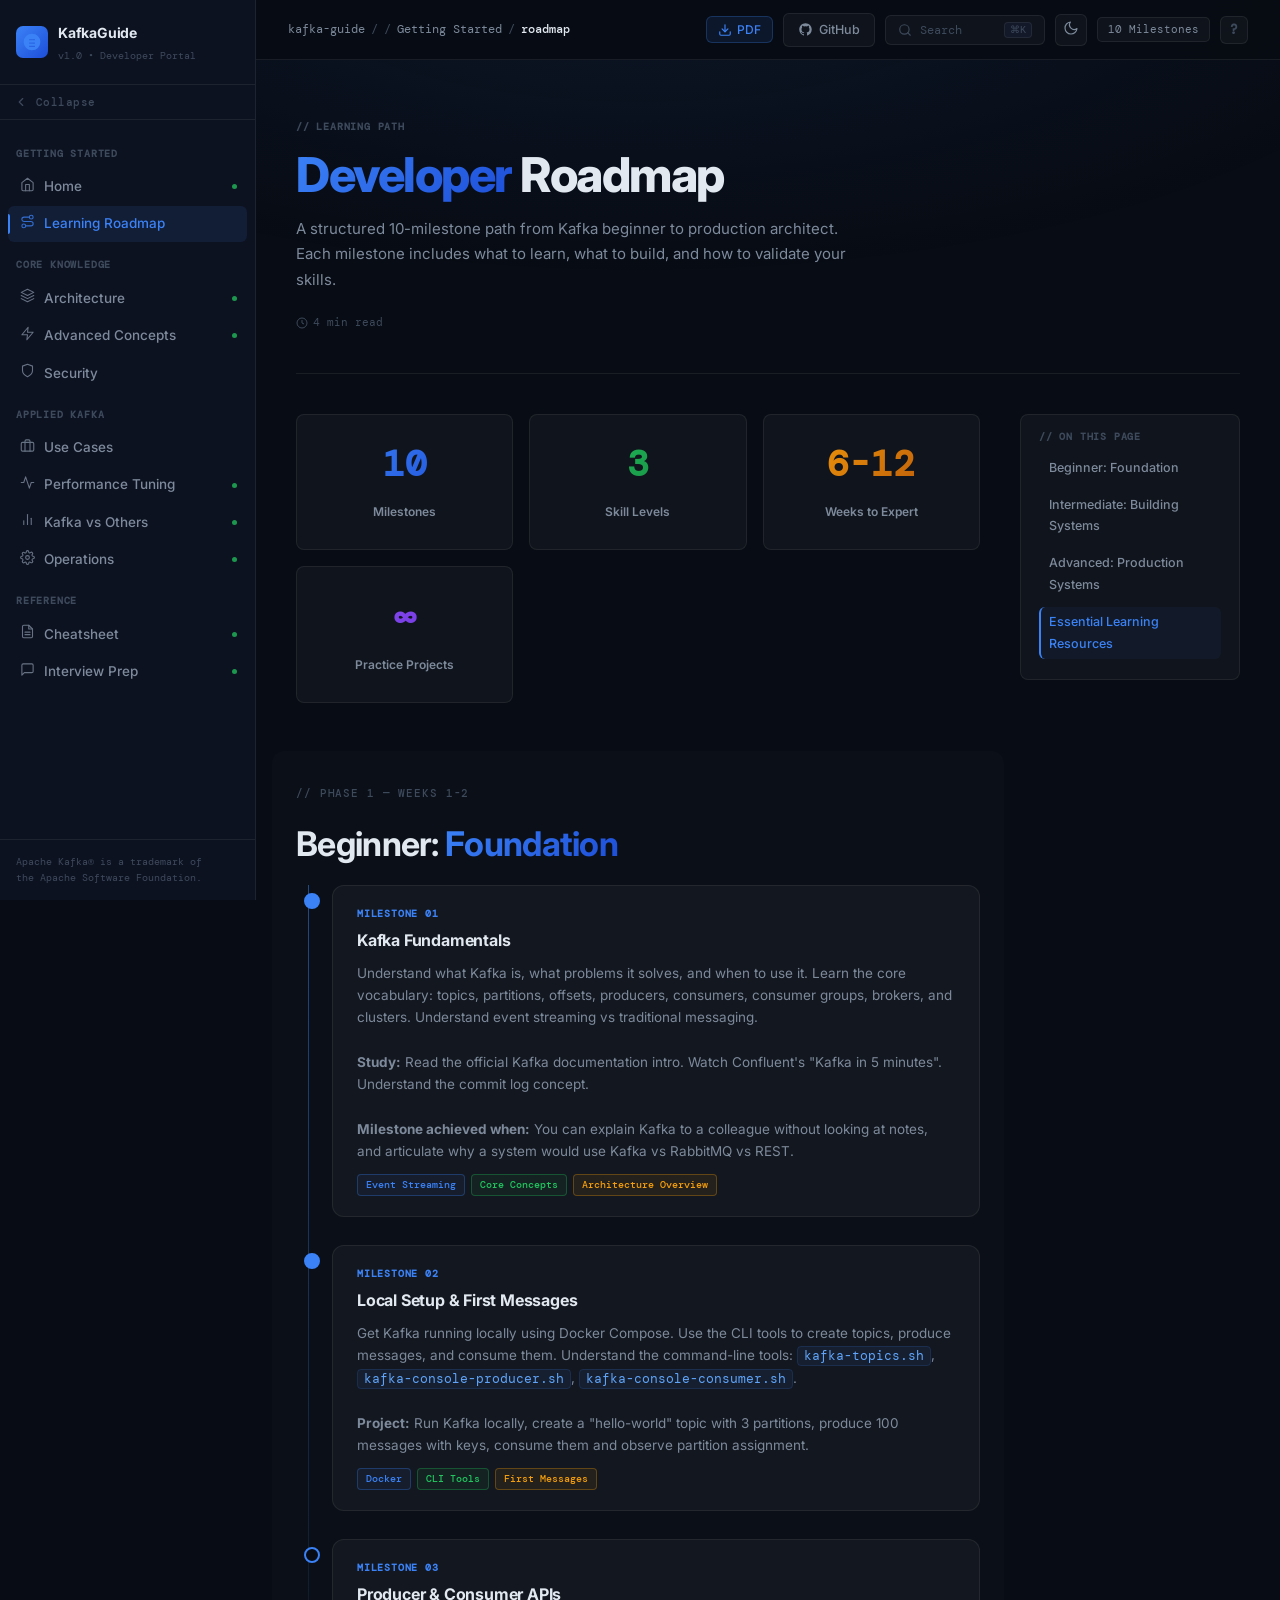
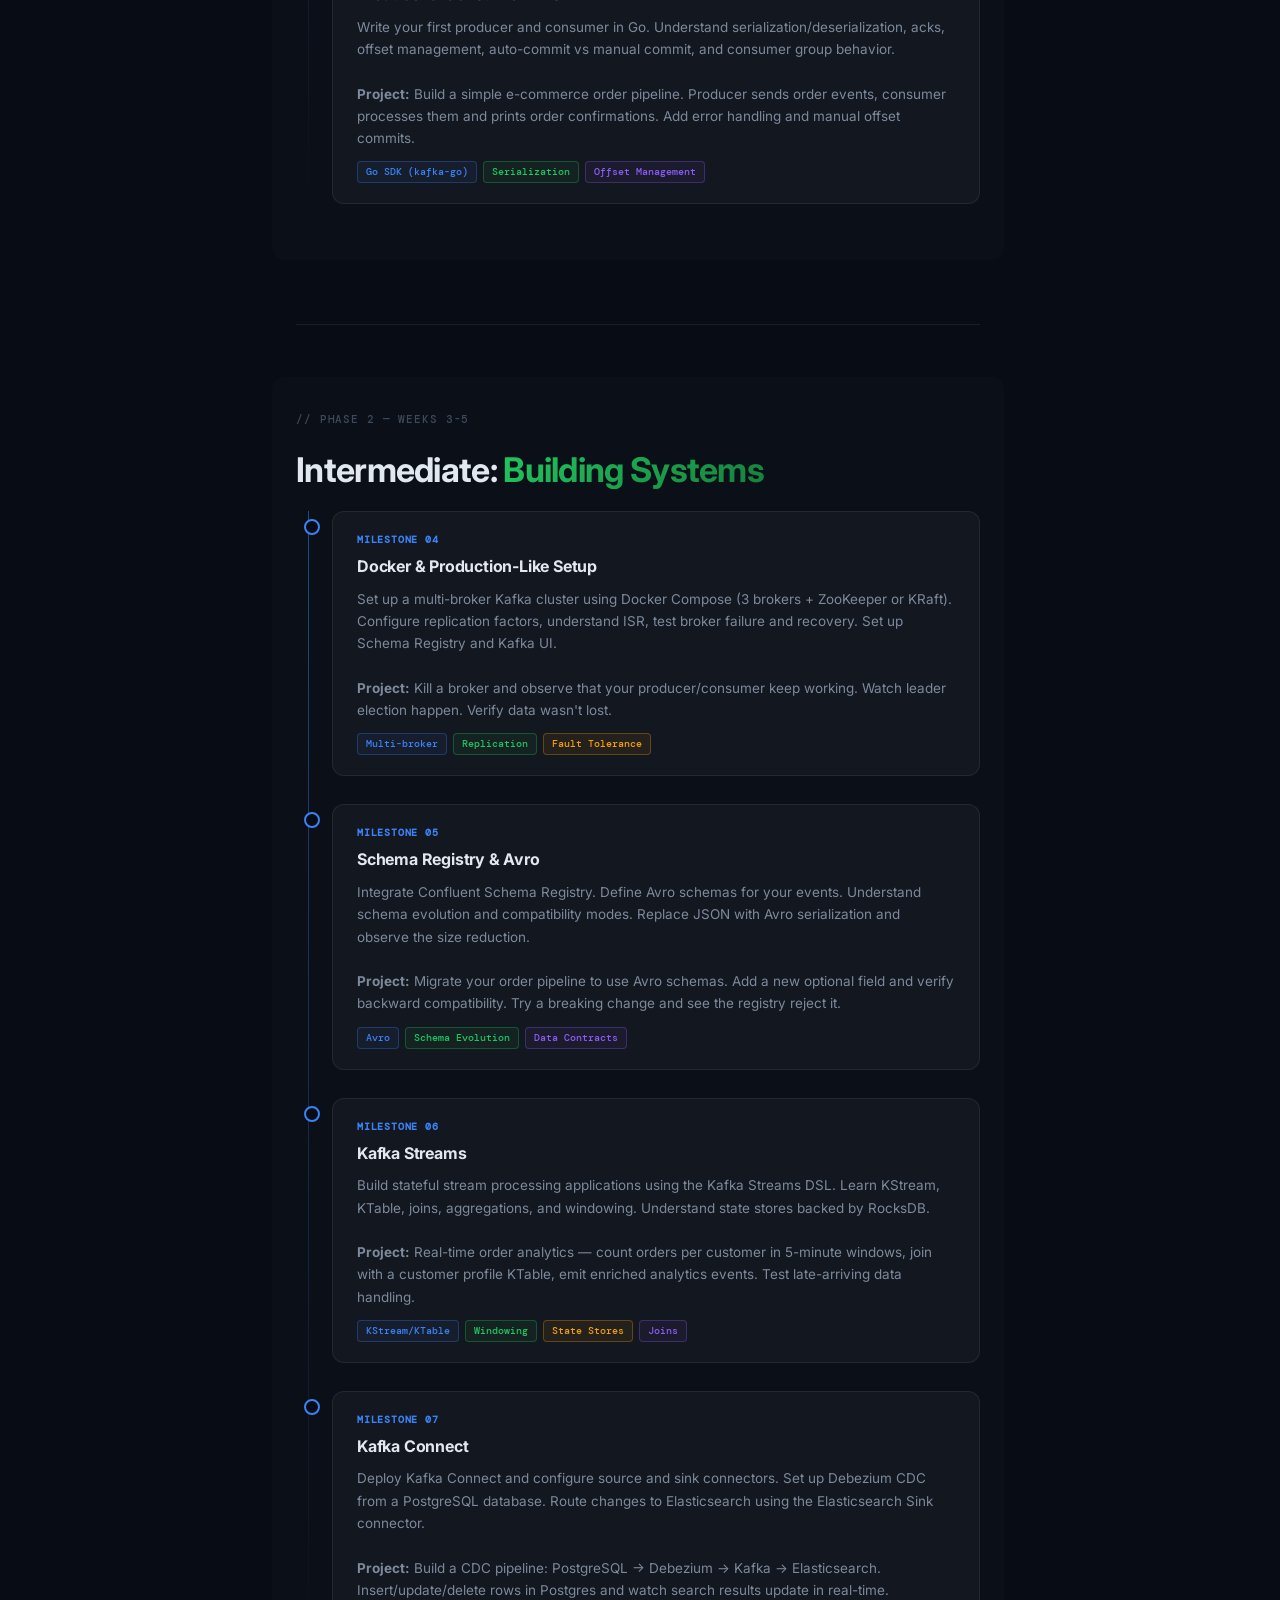
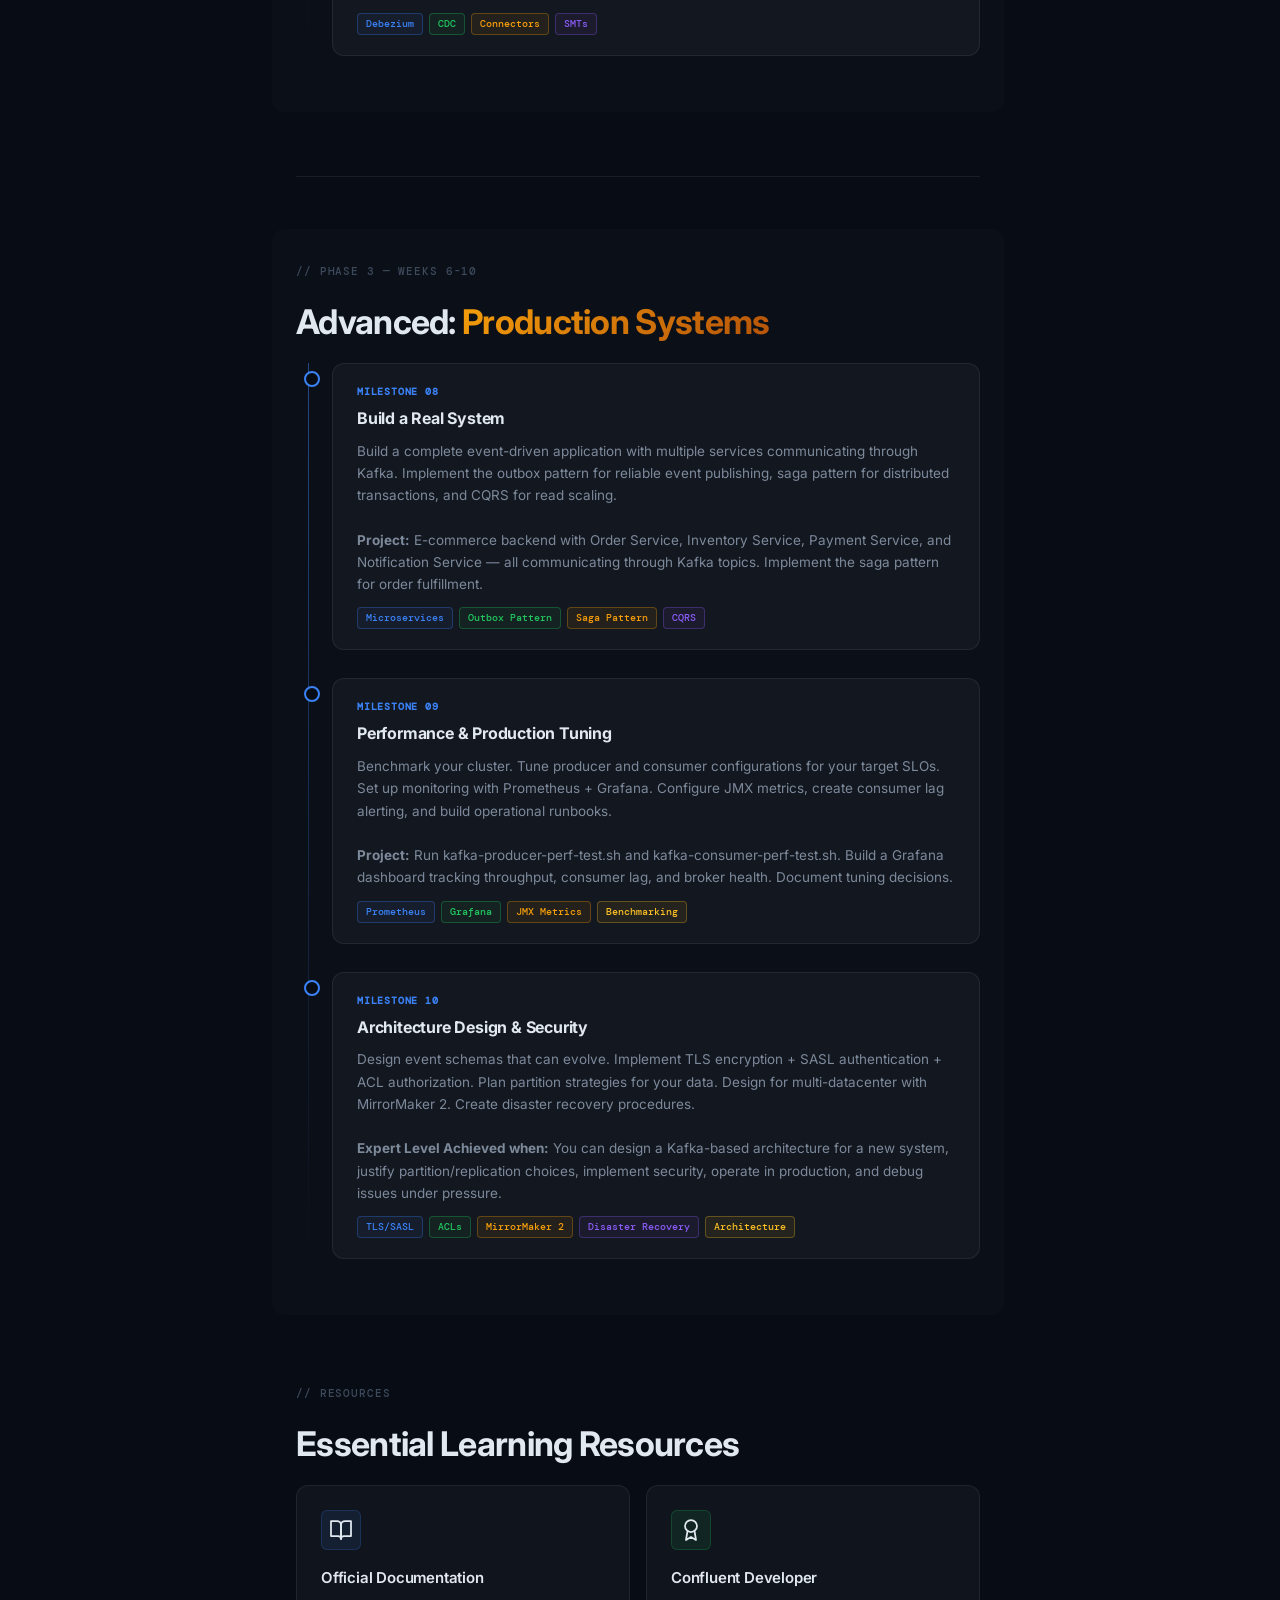
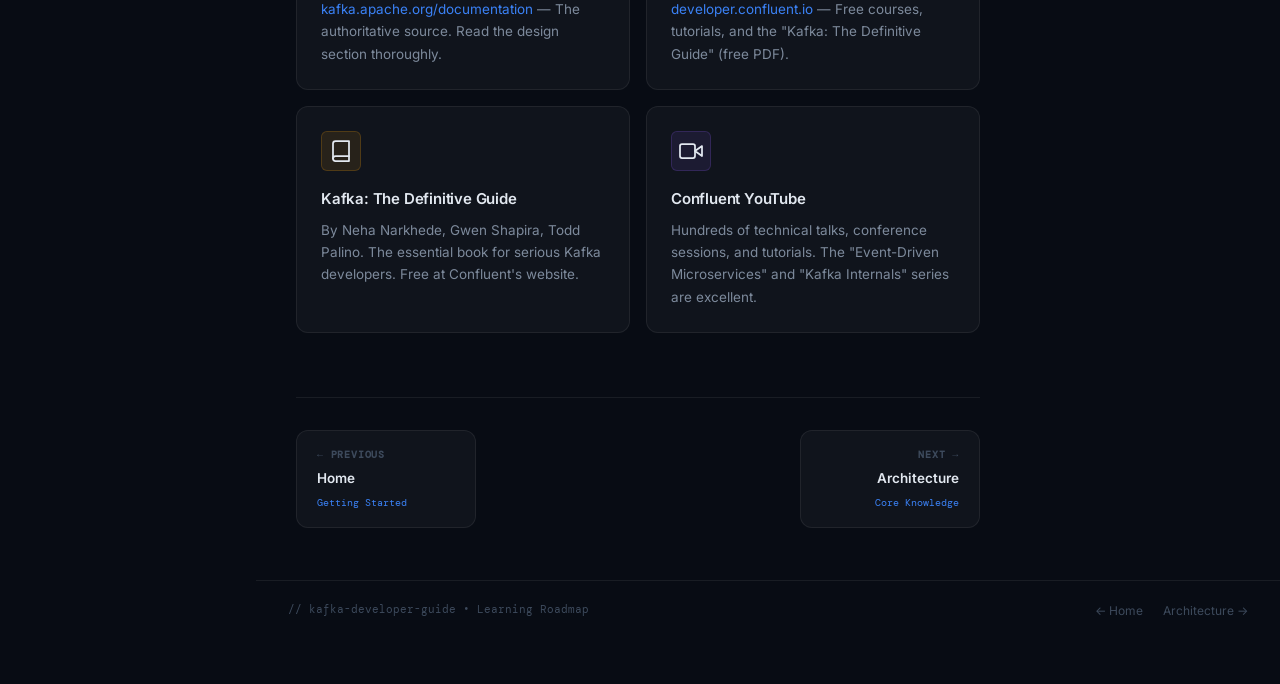
<file: roadmap.html>
<!DOCTYPE html>
<html lang="en" data-theme="dark">
<head>
<meta charset="UTF-8">
<meta name="viewport" content="width=device-width, initial-scale=1.0">
<title>Learning Roadmap — Kafka Developer Guide</title>
<meta name="description" content="Kafka learning roadmap — structured path from beginner to senior architect with curated topics, milestones, and skills for each experience level.">
  <link rel="canonical" href="https://deannos.github.io/kafka-learning-guide/roadmap.html" />
  <meta name="robots" content="index, follow" />
  <meta name="author" content="KafkaGuide" />
  <meta property="og:type" content="article" />
  <meta property="og:site_name" content="KafkaGuide" />
  <meta property="og:title" content="Kafka Learning Roadmap — Kafka Developer Guide" />
  <meta property="og:description" content="Structured Apache Kafka learning path from beginner to senior architect — curated topics, milestones, hands-on projects, and skills for every experience level." />
  <meta property="og:url" content="https://deannos.github.io/kafka-learning-guide/roadmap.html" />
  <meta property="og:image" content="https://deannos.github.io/kafka-learning-guide/og-image.svg" />
  <meta property="og:image:width" content="1200" />
  <meta property="og:image:height" content="630" />
  <meta property="og:image:alt" content="KafkaGuide — Apache Kafka Developer Learning Portal" />
  <meta name="twitter:card" content="summary_large_image" />
  <meta name="twitter:title" content="Kafka Learning Roadmap — Kafka Developer Guide" />
  <meta name="twitter:description" content="Structured Apache Kafka learning path from beginner to senior architect — curated topics, milestones, hands-on projects, and skills for every experience level." />
  <meta name="twitter:image" content="https://deannos.github.io/kafka-learning-guide/og-image.svg" />
  <link rel="manifest" href="manifest.json" />
  <script type="application/ld+json">
  {
    "@context": "https://schema.org",
    "@graph": [
      {
        "@type": "TechArticle",
        "headline": "Kafka Learning Roadmap — Kafka Developer Guide",
        "description": "Structured Apache Kafka learning path from beginner to senior architect — curated topics, milestones, hands-on projects, and skills for every experience level.",
        "url": "https://deannos.github.io/kafka-learning-guide/roadmap.html",
        "inLanguage": "en",
        "isPartOf": {
          "@type": "WebSite",
          "name": "KafkaGuide",
          "url": "https://deannos.github.io/kafka-learning-guide/"
        },
        "breadcrumb": {
          "@type": "BreadcrumbList",
          "itemListElement": [{"@type":"ListItem","position":1,"name":"KafkaGuide","item":"https://deannos.github.io/kafka-learning-guide/"}, {"@type":"ListItem","position":2,"name":"Getting Started"}, {"@type":"ListItem","position":3,"name":"Kafka Learning Roadmap","item":"https://deannos.github.io/kafka-learning-guide/roadmap.html"}]
        }
      }
    ]
  }
  </script>
<link rel="preconnect" href="https://fonts.googleapis.com">
<link rel="preconnect" href="https://fonts.gstatic.com" crossorigin>
<script>!function(){var t=localStorage.getItem('kguide-theme');t&&document.documentElement.setAttribute('data-theme',t)}();</script>
<link rel="icon" href="favicon.svg" type="image/svg+xml">
<link rel="stylesheet" href="css/style.css?v=2">
</head>
<body>
<button class="sidebar-toggle" aria-label="Open menu"><svg width="18" height="18" viewBox="0 0 24 24" fill="none" stroke="currentColor" stroke-width="2" stroke-linecap="round" stroke-linejoin="round" aria-hidden="true"><line x1="3" y1="12" x2="21" y2="12"/><line x1="3" y1="6" x2="21" y2="6"/><line x1="3" y1="18" x2="21" y2="18"/></svg></button>
<div class="site-wrapper">
  <aside class="sidebar">
    <a href="index.html" class="sidebar-logo">
      <div class="sidebar-logo-icon" aria-label="Apache Kafka logo"><svg width="20" height="20" viewBox="0 0 24 24" xmlns="http://www.w3.org/2000/svg" aria-hidden="true" focusable="false"><path fill="currentColor" d="M12 2a10 10 0 1 0 0 20 10 10 0 0 0 0-20Zm-3.5 6.5h7v1.5h-7V8.5Zm0 4h7v1.5h-7v-1.5Zm0 4h7v1.5h-7v-1.5Z"/></svg></div>
      <div class="sidebar-logo-text"><span class="name">KafkaGuide</span><span class="version">v1.0 • Developer Portal</span></div>
    </a>
    <nav class="sidebar-nav">
      <div class="nav-section-label">Getting Started</div>
      <a href="index.html" class="nav-item"><span class="nav-icon"><svg width="16" height="16" viewBox="0 0 24 24" fill="none" stroke="currentColor" stroke-width="1.75" stroke-linecap="round" stroke-linejoin="round" aria-hidden="true"><path d="M3 9l9-7 9 7v11a2 2 0 0 1-2 2H5a2 2 0 0 1-2-2z"/><polyline points="9 22 9 12 15 12 15 22"/></svg></span> Home</a>
      <a href="roadmap.html" class="nav-item"><span class="nav-icon"><svg width="16" height="16" viewBox="0 0 24 24" fill="none" stroke="currentColor" stroke-width="1.75" stroke-linecap="round" stroke-linejoin="round" aria-hidden="true"><polygon points="3 11 22 2 13 21 11 13 3 11"/></svg></span> Learning Roadmap</a>
      <div class="nav-section-label">Core Knowledge</div>
      <a href="architecture.html" class="nav-item"><span class="nav-icon"><svg width="16" height="16" viewBox="0 0 24 24" fill="none" stroke="currentColor" stroke-width="1.75" stroke-linecap="round" stroke-linejoin="round" aria-hidden="true"><rect x="2" y="3" width="20" height="5" rx="1"/><rect x="2" y="10" width="20" height="5" rx="1"/><rect x="2" y="17" width="20" height="5" rx="1"/></svg></span> Architecture</a>
      <a href="advanced.html" class="nav-item"><span class="nav-icon"><svg width="16" height="16" viewBox="0 0 24 24" fill="none" stroke="currentColor" stroke-width="1.75" stroke-linecap="round" stroke-linejoin="round" aria-hidden="true"><rect x="4" y="4" width="16" height="16" rx="2"/><rect x="9" y="9" width="6" height="6"/><line x1="9" y1="1" x2="9" y2="4"/><line x1="15" y1="1" x2="15" y2="4"/><line x1="9" y1="20" x2="9" y2="23"/><line x1="15" y1="20" x2="15" y2="23"/><line x1="20" y1="9" x2="23" y2="9"/><line x1="20" y1="14" x2="23" y2="14"/><line x1="1" y1="9" x2="4" y2="9"/><line x1="1" y1="14" x2="4" y2="14"/></svg></span> Advanced Concepts</a>
      <a href="security.html" class="nav-item"><span class="nav-icon"><svg width="16" height="16" viewBox="0 0 24 24" fill="none" stroke="currentColor" stroke-width="1.75" stroke-linecap="round" stroke-linejoin="round" aria-hidden="true"><path d="M12 22s8-4 8-10V5l-8-3-8 3v7c0 6 8 10 8 10z"/></svg></span> Security</a>
      <div class="nav-section-label">Applied Kafka</div>
      <a href="usecases.html" class="nav-item"><span class="nav-icon"><svg width="16" height="16" viewBox="0 0 24 24" fill="none" stroke="currentColor" stroke-width="1.75" stroke-linecap="round" stroke-linejoin="round" aria-hidden="true"><circle cx="12" cy="12" r="10"/><circle cx="12" cy="12" r="6"/><circle cx="12" cy="12" r="2"/></svg></span> Use Cases</a>
      <a href="performance.html" class="nav-item"><span class="nav-icon"><svg width="16" height="16" viewBox="0 0 24 24" fill="none" stroke="currentColor" stroke-width="1.75" stroke-linecap="round" stroke-linejoin="round" aria-hidden="true"><polygon points="13 2 3 14 12 14 11 22 21 10 12 10 13 2"/></svg></span> Performance Tuning</a>
      <a href="comparison.html" class="nav-item"><span class="nav-icon"><svg width="16" height="16" viewBox="0 0 24 24" fill="none" stroke="currentColor" stroke-width="1.75" stroke-linecap="round" stroke-linejoin="round" aria-hidden="true"><line x1="18" y1="20" x2="18" y2="10"/><line x1="12" y1="20" x2="12" y2="4"/><line x1="6" y1="20" x2="6" y2="14"/></svg></span> Kafka vs Others</a>
      <a href="operations.html" class="nav-item"><span class="nav-icon"><svg width="16" height="16" viewBox="0 0 24 24" fill="none" stroke="currentColor" stroke-width="1.75" stroke-linecap="round" stroke-linejoin="round" aria-hidden="true"><circle cx="12" cy="12" r="3"/><path d="M19.07 4.93a10 10 0 0 1 0 14.14M4.93 4.93a10 10 0 0 0 0 14.14"/></svg></span> Operations<span class="nav-badge">NEW</span></a>
      <div class="nav-section-label">Reference</div>
      <a href="cheatsheet.html" class="nav-item"><span class="nav-icon"><svg width="16" height="16" viewBox="0 0 24 24" fill="none" stroke="currentColor" stroke-width="1.75" stroke-linecap="round" stroke-linejoin="round" aria-hidden="true"><path d="M14 2H6a2 2 0 0 0-2 2v16a2 2 0 0 0 2 2h12a2 2 0 0 0 2-2V8z"/><polyline points="14 2 14 8 20 8"/><line x1="16" y1="13" x2="8" y2="13"/><line x1="16" y1="17" x2="8" y2="17"/><polyline points="10 9 9 9 8 9"/></svg></span> Cheatsheet</a>
      <a href="interview.html" class="nav-item"><span class="nav-icon"><svg width="16" height="16" viewBox="0 0 24 24" fill="none" stroke="currentColor" stroke-width="1.75" stroke-linecap="round" stroke-linejoin="round" aria-hidden="true"><path d="M21 15a2 2 0 0 1-2 2H7l-4 4V5a2 2 0 0 1 2-2h14a2 2 0 0 1 2 2z"/></svg></span> Interview Prep<span class="nav-badge">NEW</span></a>
    </nav>
    <div class="sidebar-footer"><div class="sidebar-footer-text">Apache Kafka® is a trademark of<br>the Apache Software Foundation.</div></div>
  </aside>

  <div class="main-content">
    <header class="header">
      <div class="header-breadcrumb">
        <span>kafka-guide</span><span style="color:var(--text-muted)">/</span><span class="current">roadmap</span>
      </div>
      <div class="header-right"><button class="theme-toggle" title="Toggle dark/light mode" aria-label="Toggle theme"><span class="icon-sun"><svg xmlns="http://www.w3.org/2000/svg" width="16" height="16" viewBox="0 0 24 24" fill="none" stroke="currentColor" stroke-width="1.75" stroke-linecap="round" stroke-linejoin="round"><circle cx="12" cy="12" r="5"/><line x1="12" y1="1" x2="12" y2="3"/><line x1="12" y1="21" x2="12" y2="23"/><line x1="4.22" y1="4.22" x2="5.64" y2="5.64"/><line x1="18.36" y1="18.36" x2="19.78" y2="19.78"/><line x1="1" y1="12" x2="3" y2="12"/><line x1="21" y1="12" x2="23" y2="12"/><line x1="4.22" y1="19.78" x2="5.64" y2="18.36"/><line x1="18.36" y1="5.64" x2="19.78" y2="4.22"/></svg></span><span class="icon-moon"><svg xmlns="http://www.w3.org/2000/svg" width="16" height="16" viewBox="0 0 24 24" fill="none" stroke="currentColor" stroke-width="1.75" stroke-linecap="round" stroke-linejoin="round"><path d="M21 12.79A9 9 0 1 1 11.21 3 7 7 0 0 0 21 12.79z"/></svg></span></button><span class="header-tag">10 Milestones</span></div>
    </header>

    <div class="page-content">
      <div class="page-title-block">
        <div class="page-tag">// LEARNING PATH</div>
        <h1 class="page-h1"><span>Developer</span> Roadmap</h1>
        <p class="page-subtitle">A structured 10-milestone path from Kafka beginner to production architect. Each milestone includes what to learn, what to build, and how to validate your skills.</p>
      </div>

      <!-- OVERVIEW STATS -->
      <div style="display:grid;grid-template-columns:repeat(auto-fill,minmax(180px,1fr));gap:16px;margin-bottom:48px" class="fade-in">
        <div class="perf-card" style="text-align:center">
          <div class="perf-value" style="font-size:36px">10</div>
          <div class="perf-label">Milestones</div>
        </div>
        <div class="perf-card" style="text-align:center">
          <div class="perf-value" style="font-size:36px;background:var(--gradient-green);-webkit-background-clip:text;background-clip:text;">3</div>
          <div class="perf-label">Skill Levels</div>
        </div>
        <div class="perf-card" style="text-align:center">
          <div class="perf-value" style="font-size:36px;background:var(--gradient-orange);-webkit-background-clip:text;background-clip:text;">6-12</div>
          <div class="perf-label">Weeks to Expert</div>
        </div>
        <div class="perf-card" style="text-align:center">
          <div class="perf-value" style="font-size:36px;background:var(--gradient-purple);-webkit-background-clip:text;background-clip:text;">∞</div>
          <div class="perf-label">Practice Projects</div>
        </div>
      </div>

      <!-- PHASE 1: BEGINNER -->
      <div class="content-section fade-in">
        <div class="section-eyebrow">// PHASE 1 — WEEKS 1-2</div>
        <h2>Beginner: <span style="background:var(--gradient-cyan);-webkit-background-clip:text;-webkit-text-fill-color:transparent;background-clip:text;">Foundation</span></h2>

        <div class="timeline fade-in">

          <div class="timeline-item">
            <div class="timeline-dot done"></div>
            <div class="timeline-content">
              <div class="timeline-step">MILESTONE 01</div>
              <div class="timeline-title"> Kafka Fundamentals</div>
              <div class="timeline-desc">
                Understand what Kafka is, what problems it solves, and when to use it. Learn the core vocabulary: topics, partitions, offsets, producers, consumers, consumer groups, brokers, and clusters. Understand event streaming vs traditional messaging.
                <br><br>
                <strong>Study:</strong> Read the official Kafka documentation intro. Watch Confluent's "Kafka in 5 minutes". Understand the commit log concept.
                <br><br>
                <strong>Milestone achieved when:</strong> You can explain Kafka to a colleague without looking at notes, and articulate why a system would use Kafka vs RabbitMQ vs REST.
              </div>
              <div class="timeline-skills">
                <span class="tag cyan">Event Streaming</span>
                <span class="tag green">Core Concepts</span>
                <span class="tag orange">Architecture Overview</span>
              </div>
            </div>
          </div>

          <div class="timeline-item">
            <div class="timeline-dot done"></div>
            <div class="timeline-content">
              <div class="timeline-step">MILESTONE 02</div>
              <div class="timeline-title"> Local Setup & First Messages</div>
              <div class="timeline-desc">
                Get Kafka running locally using Docker Compose. Use the CLI tools to create topics, produce messages, and consume them. Understand the command-line tools: <code>kafka-topics.sh</code>, <code>kafka-console-producer.sh</code>, <code>kafka-console-consumer.sh</code>.
                <br><br>
                <strong>Project:</strong> Run Kafka locally, create a "hello-world" topic with 3 partitions, produce 100 messages with keys, consume them and observe partition assignment.
              </div>
              <div class="timeline-skills">
                <span class="tag cyan">Docker</span>
                <span class="tag green">CLI Tools</span>
                <span class="tag orange">First Messages</span>
              </div>
            </div>
          </div>

          <div class="timeline-item">
            <div class="timeline-dot active"></div>
            <div class="timeline-content">
              <div class="timeline-step">MILESTONE 03</div>
              <div class="timeline-title"> Producer & Consumer APIs</div>
              <div class="timeline-desc">
                Write your first producer and consumer in Go. Understand serialization/deserialization, acks, offset management, auto-commit vs manual commit, and consumer group behavior.
                <br><br>
                <strong>Project:</strong> Build a simple e-commerce order pipeline. Producer sends order events, consumer processes them and prints order confirmations. Add error handling and manual offset commits.
              </div>
              <div class="timeline-skills">
                <span class="tag cyan">Go SDK (kafka-go)</span>
                <span class="tag green">Serialization</span>
                <span class="tag purple">Offset Management</span>
              </div>
            </div>
          </div>

        </div>
      </div>

      <div class="section-divider"></div>

      <!-- PHASE 2: INTERMEDIATE -->
      <div class="content-section fade-in">
        <div class="section-eyebrow">// PHASE 2 — WEEKS 3-5</div>
        <h2>Intermediate: <span style="background:var(--gradient-green);-webkit-background-clip:text;-webkit-text-fill-color:transparent;background-clip:text;">Building Systems</span></h2>

        <div class="timeline fade-in">

          <div class="timeline-item">
            <div class="timeline-dot"></div>
            <div class="timeline-content">
              <div class="timeline-step">MILESTONE 04</div>
              <div class="timeline-title"> Docker & Production-Like Setup</div>
              <div class="timeline-desc">
                Set up a multi-broker Kafka cluster using Docker Compose (3 brokers + ZooKeeper or KRaft). Configure replication factors, understand ISR, test broker failure and recovery. Set up Schema Registry and Kafka UI.
                <br><br>
                <strong>Project:</strong> Kill a broker and observe that your producer/consumer keep working. Watch leader election happen. Verify data wasn't lost.
              </div>
              <div class="timeline-skills">
                <span class="tag cyan">Multi-broker</span>
                <span class="tag green">Replication</span>
                <span class="tag orange">Fault Tolerance</span>
              </div>
            </div>
          </div>

          <div class="timeline-item">
            <div class="timeline-dot"></div>
            <div class="timeline-content">
              <div class="timeline-step">MILESTONE 05</div>
              <div class="timeline-title"> Schema Registry & Avro</div>
              <div class="timeline-desc">
                Integrate Confluent Schema Registry. Define Avro schemas for your events. Understand schema evolution and compatibility modes. Replace JSON with Avro serialization and observe the size reduction.
                <br><br>
                <strong>Project:</strong> Migrate your order pipeline to use Avro schemas. Add a new optional field and verify backward compatibility. Try a breaking change and see the registry reject it.
              </div>
              <div class="timeline-skills">
                <span class="tag cyan">Avro</span>
                <span class="tag green">Schema Evolution</span>
                <span class="tag purple">Data Contracts</span>
              </div>
            </div>
          </div>

          <div class="timeline-item">
            <div class="timeline-dot"></div>
            <div class="timeline-content">
              <div class="timeline-step">MILESTONE 06</div>
              <div class="timeline-title"> Kafka Streams</div>
              <div class="timeline-desc">
                Build stateful stream processing applications using the Kafka Streams DSL. Learn KStream, KTable, joins, aggregations, and windowing. Understand state stores backed by RocksDB.
                <br><br>
                <strong>Project:</strong> Real-time order analytics — count orders per customer in 5-minute windows, join with a customer profile KTable, emit enriched analytics events. Test late-arriving data handling.
              </div>
              <div class="timeline-skills">
                <span class="tag cyan">KStream/KTable</span>
                <span class="tag green">Windowing</span>
                <span class="tag orange">State Stores</span>
                <span class="tag purple">Joins</span>
              </div>
            </div>
          </div>

          <div class="timeline-item">
            <div class="timeline-dot"></div>
            <div class="timeline-content">
              <div class="timeline-step">MILESTONE 07</div>
              <div class="timeline-title"> Kafka Connect</div>
              <div class="timeline-desc">
                Deploy Kafka Connect and configure source and sink connectors. Set up Debezium CDC from a PostgreSQL database. Route changes to Elasticsearch using the Elasticsearch Sink connector.
                <br><br>
                <strong>Project:</strong> Build a CDC pipeline: PostgreSQL → Debezium → Kafka → Elasticsearch. Insert/update/delete rows in Postgres and watch search results update in real-time.
              </div>
              <div class="timeline-skills">
                <span class="tag cyan">Debezium</span>
                <span class="tag green">CDC</span>
                <span class="tag orange">Connectors</span>
                <span class="tag purple">SMTs</span>
              </div>
            </div>
          </div>

        </div>
      </div>

      <div class="section-divider"></div>

      <!-- PHASE 3: ADVANCED -->
      <div class="content-section fade-in">
        <div class="section-eyebrow">// PHASE 3 — WEEKS 6-10</div>
        <h2>Advanced: <span style="background:var(--gradient-orange);-webkit-background-clip:text;-webkit-text-fill-color:transparent;background-clip:text;">Production Systems</span></h2>

        <div class="timeline fade-in">

          <div class="timeline-item">
            <div class="timeline-dot"></div>
            <div class="timeline-content">
              <div class="timeline-step">MILESTONE 08</div>
              <div class="timeline-title"> Build a Real System</div>
              <div class="timeline-desc">
                Build a complete event-driven application with multiple services communicating through Kafka. Implement the outbox pattern for reliable event publishing, saga pattern for distributed transactions, and CQRS for read scaling.
                <br><br>
                <strong>Project:</strong> E-commerce backend with Order Service, Inventory Service, Payment Service, and Notification Service — all communicating through Kafka topics. Implement the saga pattern for order fulfillment.
              </div>
              <div class="timeline-skills">
                <span class="tag cyan">Microservices</span>
                <span class="tag green">Outbox Pattern</span>
                <span class="tag orange">Saga Pattern</span>
                <span class="tag purple">CQRS</span>
              </div>
            </div>
          </div>

          <div class="timeline-item">
            <div class="timeline-dot"></div>
            <div class="timeline-content">
              <div class="timeline-step">MILESTONE 09</div>
              <div class="timeline-title"> Performance & Production Tuning</div>
              <div class="timeline-desc">
                Benchmark your cluster. Tune producer and consumer configurations for your target SLOs. Set up monitoring with Prometheus + Grafana. Configure JMX metrics, create consumer lag alerting, and build operational runbooks.
                <br><br>
                <strong>Project:</strong> Run kafka-producer-perf-test.sh and kafka-consumer-perf-test.sh. Build a Grafana dashboard tracking throughput, consumer lag, and broker health. Document tuning decisions.
              </div>
              <div class="timeline-skills">
                <span class="tag cyan">Prometheus</span>
                <span class="tag green">Grafana</span>
                <span class="tag orange">JMX Metrics</span>
                <span class="tag yellow">Benchmarking</span>
              </div>
            </div>
          </div>

          <div class="timeline-item">
            <div class="timeline-dot"></div>
            <div class="timeline-content">
              <div class="timeline-step">MILESTONE 10</div>
              <div class="timeline-title"> Architecture Design & Security</div>
              <div class="timeline-desc">
                Design event schemas that can evolve. Implement TLS encryption + SASL authentication + ACL authorization. Plan partition strategies for your data. Design for multi-datacenter with MirrorMaker 2. Create disaster recovery procedures.
                <br><br>
                <strong>Expert Level Achieved when:</strong> You can design a Kafka-based architecture for a new system, justify partition/replication choices, implement security, operate in production, and debug issues under pressure.
              </div>
              <div class="timeline-skills">
                <span class="tag cyan">TLS/SASL</span>
                <span class="tag green">ACLs</span>
                <span class="tag orange">MirrorMaker 2</span>
                <span class="tag purple">Disaster Recovery</span>
                <span class="tag yellow">Architecture</span>
              </div>
            </div>
          </div>

        </div>
      </div>

      <!-- RESOURCES -->
      <div class="content-section fade-in">
        <div class="section-eyebrow">// RESOURCES</div>
        <h2>Essential Learning Resources</h2>
        <div class="cards-grid fade-in">
          <div class="card">
            <div class="card-icon cyan"><svg width="24" height="24" viewBox="0 0 24 24" fill="none" stroke="currentColor" stroke-width="1.75" stroke-linecap="round" stroke-linejoin="round" aria-hidden="true"><path d="M2 3h6a4 4 0 0 1 4 4v14a3 3 0 0 0-3-3H2z"/><path d="M22 3h-6a4 4 0 0 0-4 4v14a3 3 0 0 1 3-3h7z"/></svg></div>
            <div class="card-title">Official Documentation</div>
            <div class="card-desc"><a href="https://kafka.apache.org/documentation">kafka.apache.org/documentation</a> — The authoritative source. Read the design section thoroughly.</div>
          </div>
          <div class="card">
            <div class="card-icon green"><svg width="24" height="24" viewBox="0 0 24 24" fill="none" stroke="currentColor" stroke-width="1.75" stroke-linecap="round" stroke-linejoin="round" aria-hidden="true"><circle cx="12" cy="8" r="6"/><path d="M15.477 12.89L17 22l-5-3-5 3 1.523-9.11"/></svg></div>
            <div class="card-title">Confluent Developer</div>
            <div class="card-desc"><a href="https://developer.confluent.io">developer.confluent.io</a> — Free courses, tutorials, and the "Kafka: The Definitive Guide" (free PDF).</div>
          </div>
          <div class="card">
            <div class="card-icon orange"><svg width="24" height="24" viewBox="0 0 24 24" fill="none" stroke="currentColor" stroke-width="1.75" stroke-linecap="round" stroke-linejoin="round" aria-hidden="true"><path d="M4 19.5A2.5 2.5 0 0 1 6.5 17H20"/><path d="M6.5 2H20v20H6.5A2.5 2.5 0 0 1 4 19.5v-15A2.5 2.5 0 0 1 6.5 2z"/></svg></div>
            <div class="card-title">Kafka: The Definitive Guide</div>
            <div class="card-desc">By Neha Narkhede, Gwen Shapira, Todd Palino. The essential book for serious Kafka developers. Free at Confluent's website.</div>
          </div>
          <div class="card">
            <div class="card-icon purple"><svg width="24" height="24" viewBox="0 0 24 24" fill="none" stroke="currentColor" stroke-width="1.75" stroke-linecap="round" stroke-linejoin="round" aria-hidden="true"><polygon points="23 7 16 12 23 17 23 7"/><rect x="1" y="5" width="15" height="14" rx="2" ry="2"/></svg></div>
            <div class="card-title">Confluent YouTube</div>
            <div class="card-desc">Hundreds of technical talks, conference sessions, and tutorials. The "Event-Driven Microservices" and "Kafka Internals" series are excellent.</div>
          </div>
        </div>
      </div>

    </div>

    <footer class="footer">
      <span class="footer-text">// kafka-developer-guide • Learning Roadmap</span>
      <div class="footer-links">
        <a href="index.html" class="footer-link">← Home</a>
        <a href="architecture.html" class="footer-link">Architecture →</a>
      </div>
    </footer>
  </div>
</div>
<script src="js/search-data.js?v=2"></script>
<script src="js/app.js?v=2"></script>
</body>
</html>
</file>
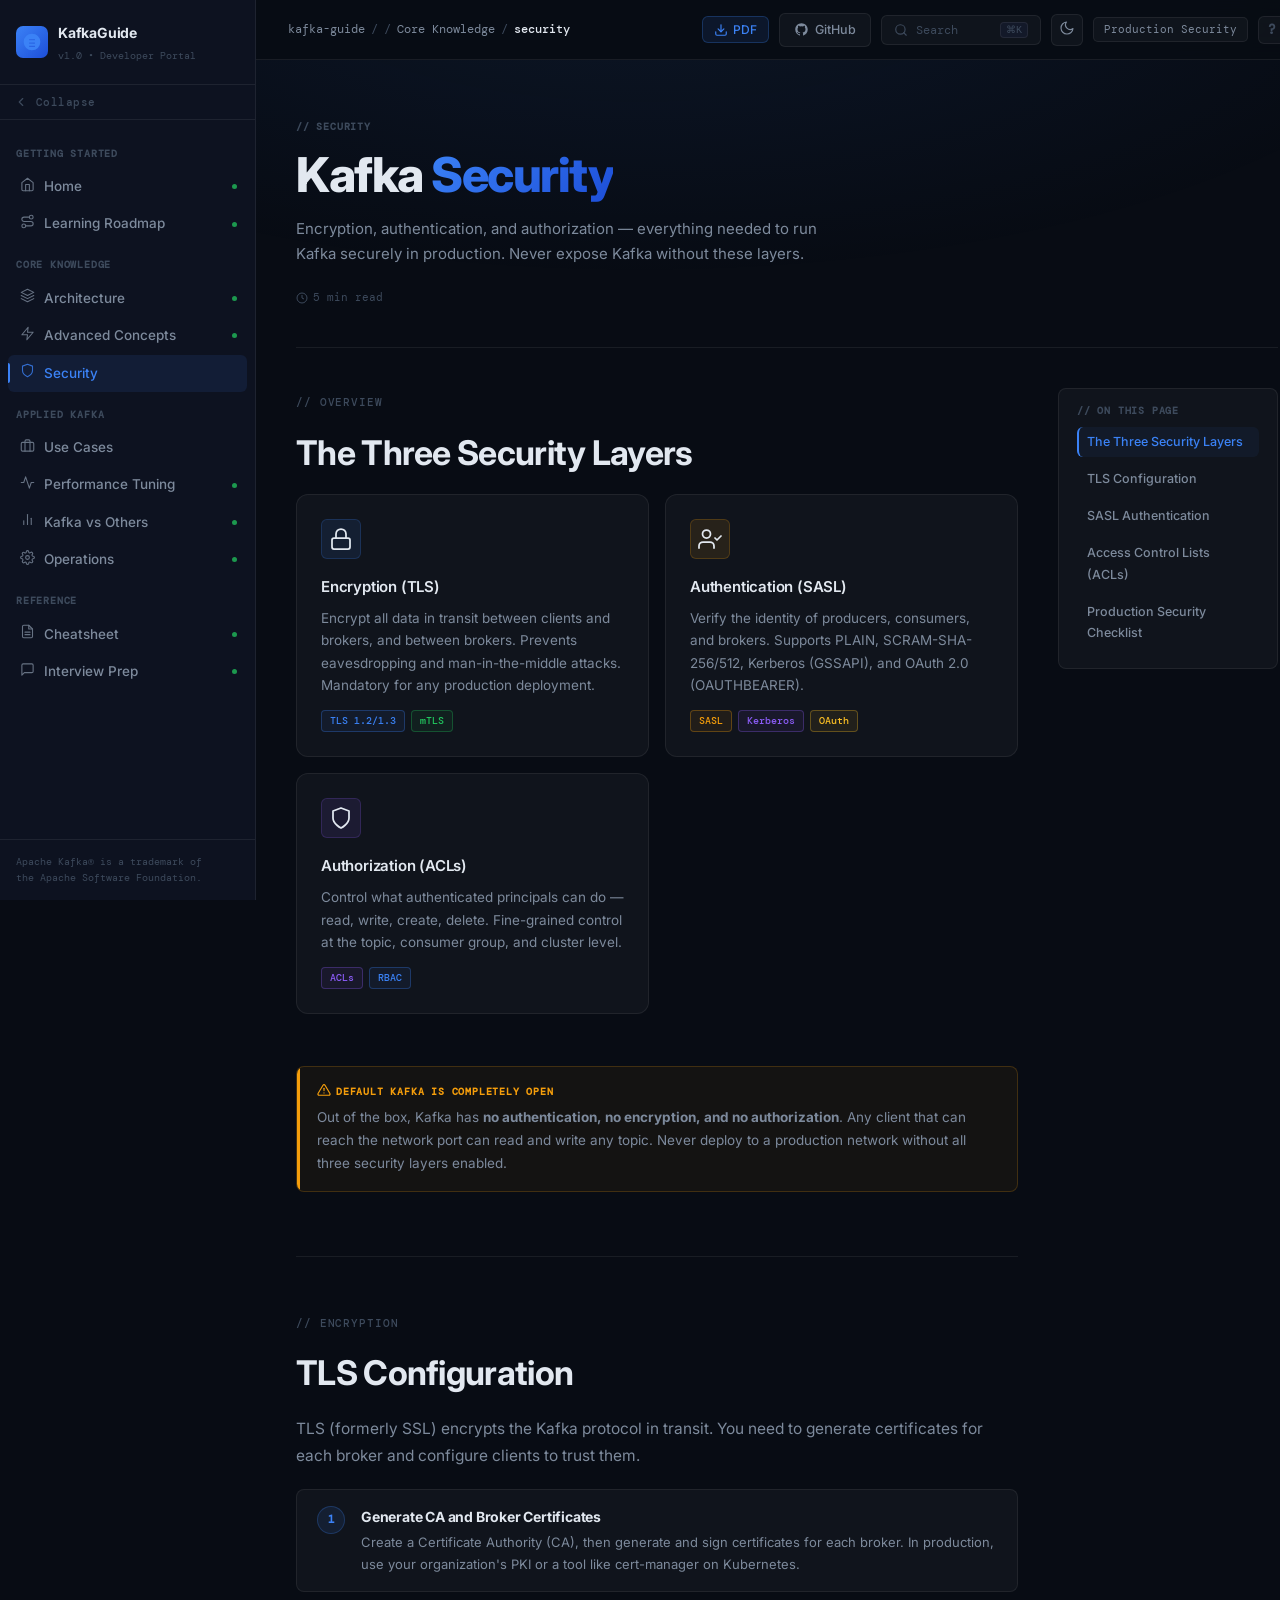
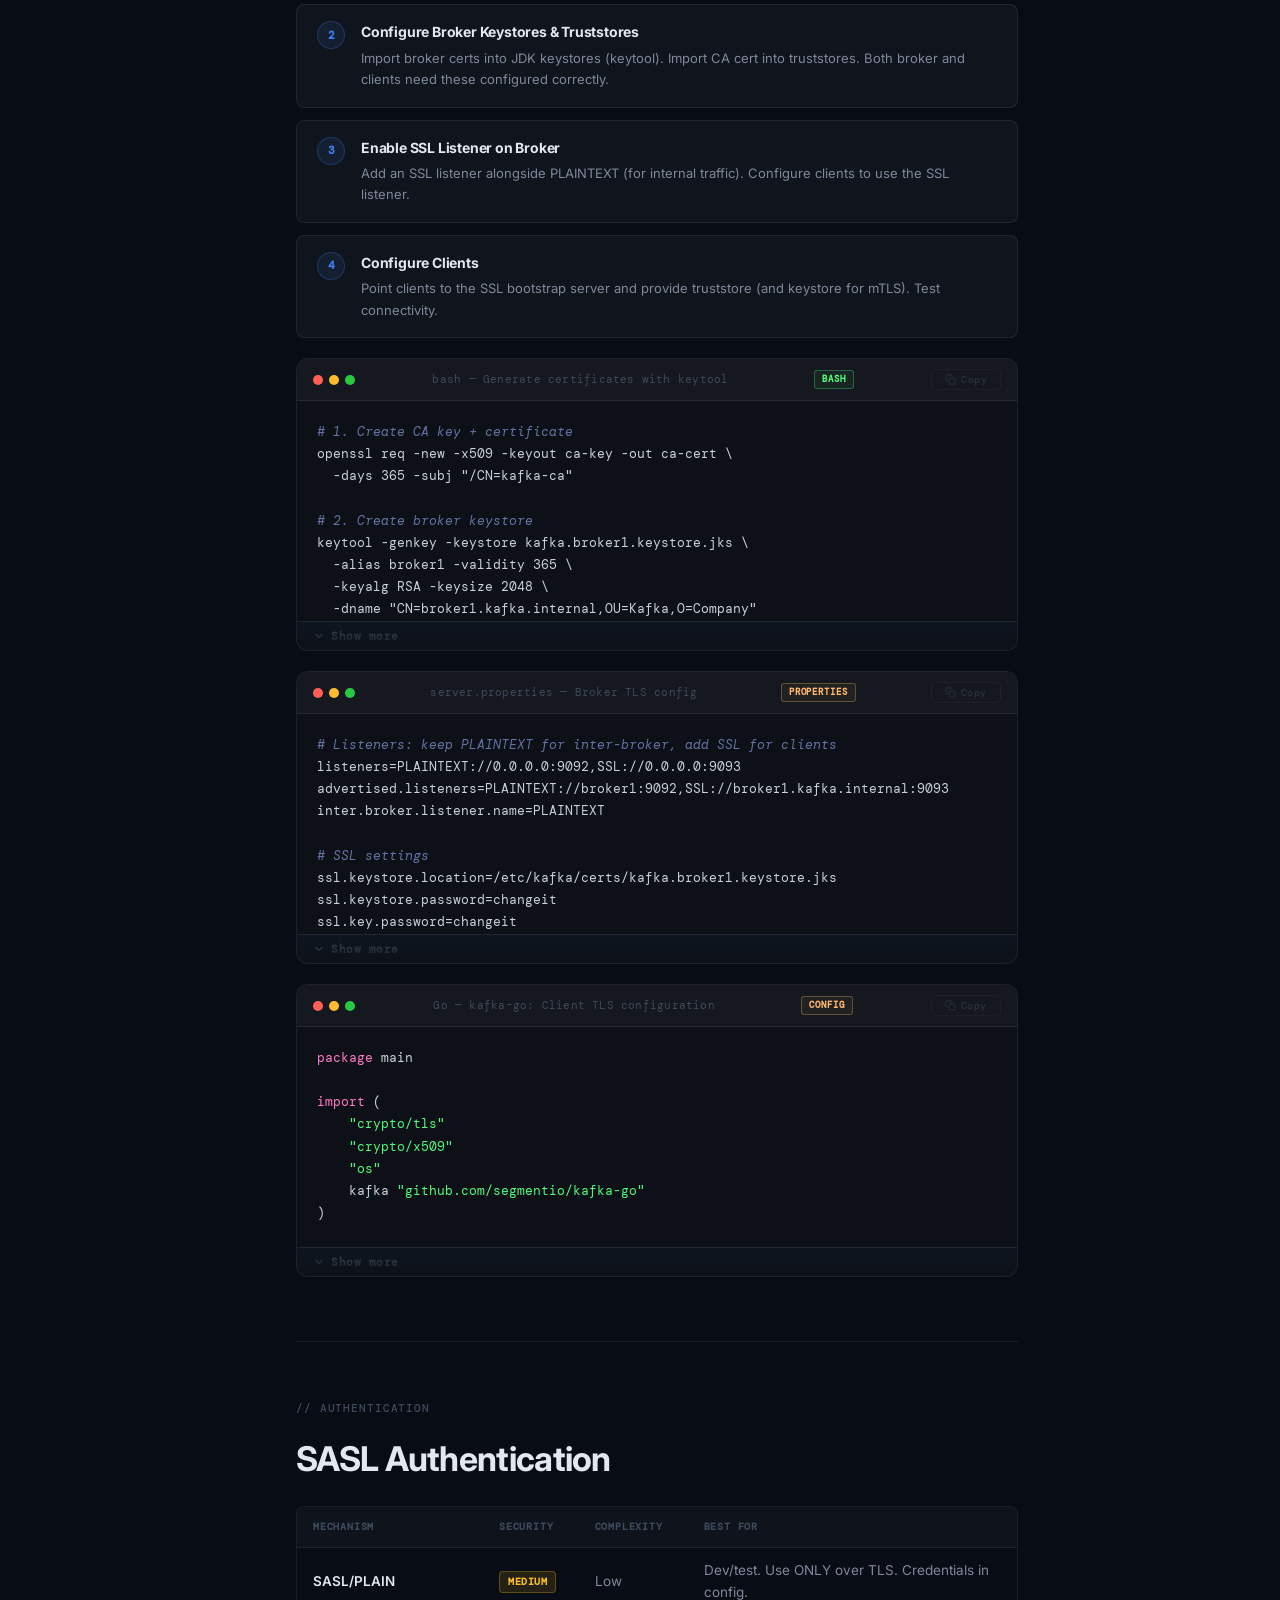
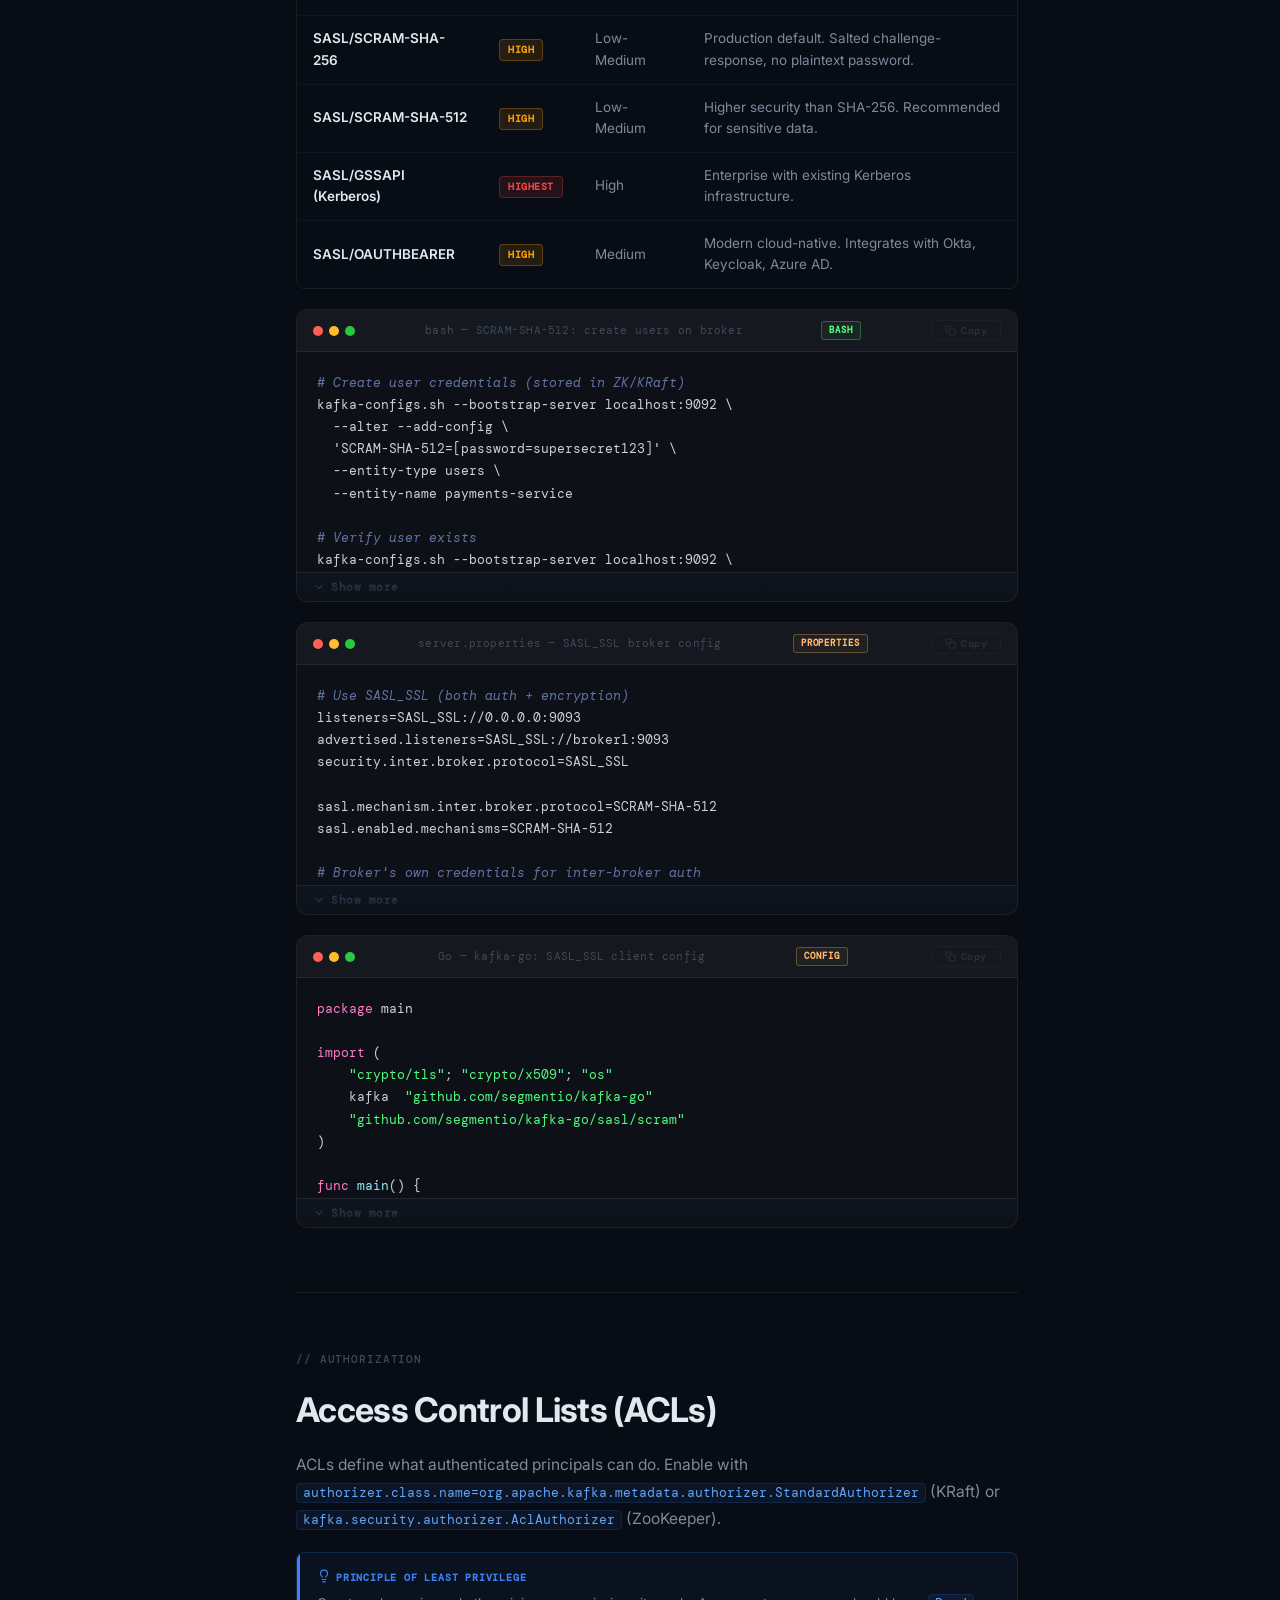
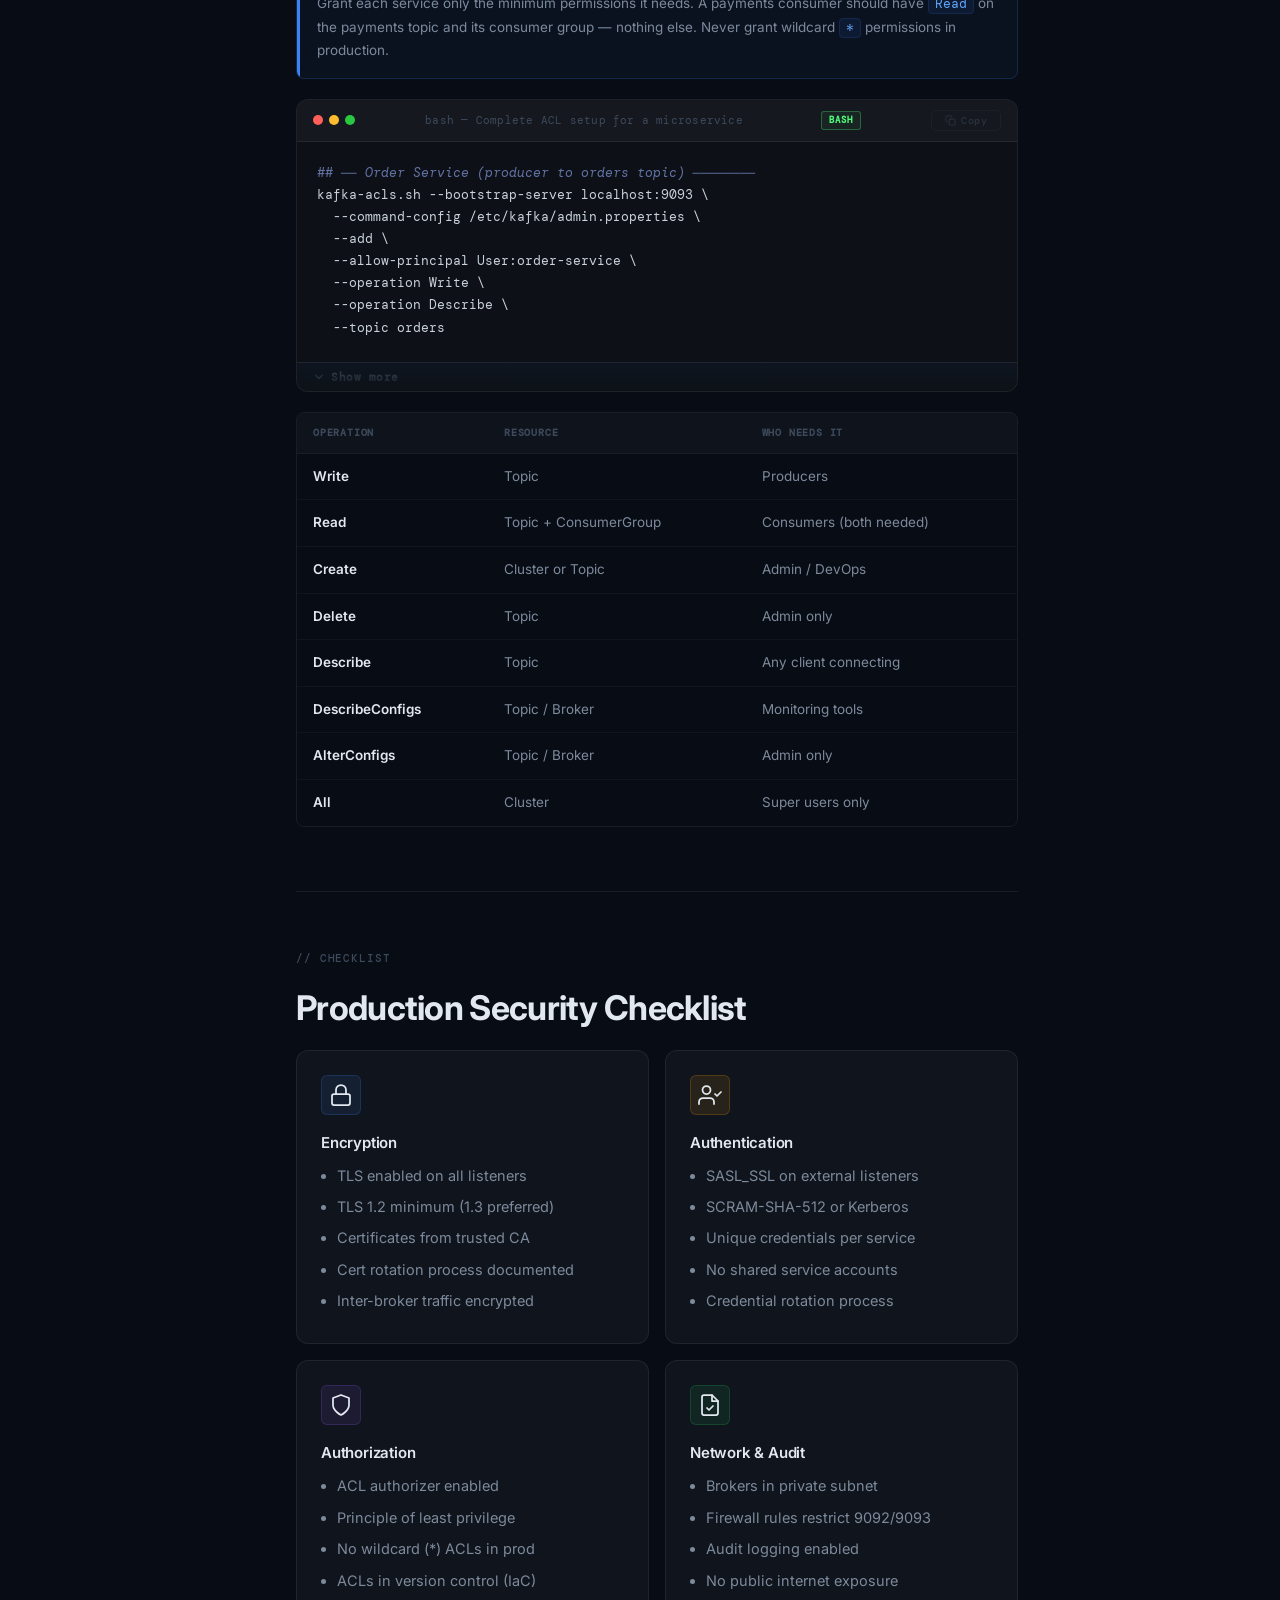
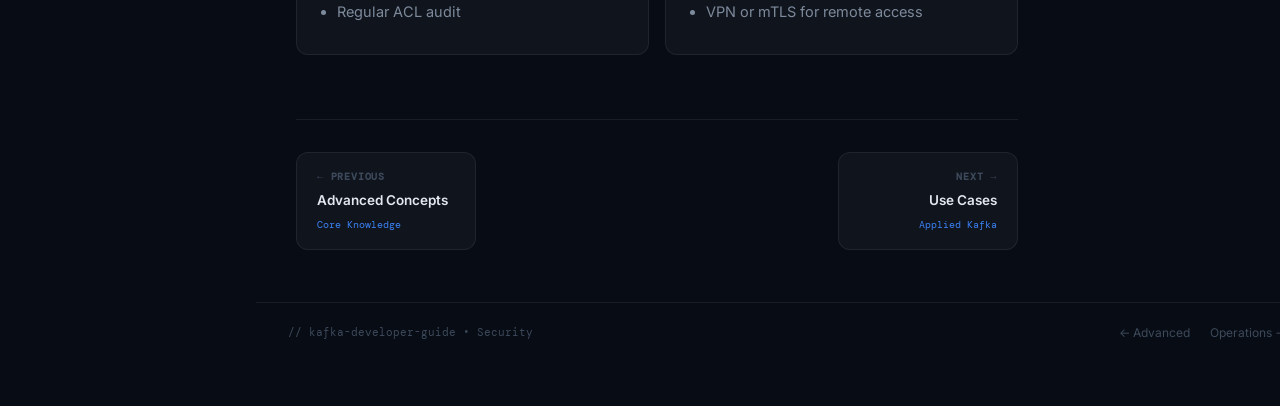
<file: security.html>
<!DOCTYPE html>
<html lang="en" data-theme="dark">
<head>
<meta charset="UTF-8">
<meta name="viewport" content="width=device-width, initial-scale=1.0">
<title>Kafka Security — Kafka Developer Guide</title>
<meta name="description" content="Kafka security guide — TLS encryption, SASL authentication, ACL authorization, network isolation, audit logging, and security hardening best practices.">
  <link rel="canonical" href="https://deannos.github.io/kafka-learning-guide/security.html" />
  <meta name="robots" content="index, follow" />
  <meta name="author" content="KafkaGuide" />
  <meta property="og:type" content="article" />
  <meta property="og:site_name" content="KafkaGuide" />
  <meta property="og:title" content="Kafka Security Guide — TLS, SASL, ACLs — Kafka Developer Guide" />
  <meta property="og:description" content="Apache Kafka security guide — TLS encryption, SASL authentication, ACL authorization, network isolation, audit logging, and production security hardening." />
  <meta property="og:url" content="https://deannos.github.io/kafka-learning-guide/security.html" />
  <meta property="og:image" content="https://deannos.github.io/kafka-learning-guide/og-image.svg" />
  <meta property="og:image:width" content="1200" />
  <meta property="og:image:height" content="630" />
  <meta property="og:image:alt" content="KafkaGuide — Apache Kafka Developer Learning Portal" />
  <meta name="twitter:card" content="summary_large_image" />
  <meta name="twitter:title" content="Kafka Security Guide — TLS, SASL, ACLs — Kafka Developer Guide" />
  <meta name="twitter:description" content="Apache Kafka security guide — TLS encryption, SASL authentication, ACL authorization, network isolation, audit logging, and production security hardening." />
  <meta name="twitter:image" content="https://deannos.github.io/kafka-learning-guide/og-image.svg" />
  <link rel="manifest" href="manifest.json" />
  <script type="application/ld+json">
  {
    "@context": "https://schema.org",
    "@graph": [
      {
        "@type": "TechArticle",
        "headline": "Kafka Security Guide — TLS, SASL, ACLs — Kafka Developer Guide",
        "description": "Apache Kafka security guide — TLS encryption, SASL authentication, ACL authorization, network isolation, audit logging, and production security hardening.",
        "url": "https://deannos.github.io/kafka-learning-guide/security.html",
        "inLanguage": "en",
        "isPartOf": {
          "@type": "WebSite",
          "name": "KafkaGuide",
          "url": "https://deannos.github.io/kafka-learning-guide/"
        },
        "breadcrumb": {
          "@type": "BreadcrumbList",
          "itemListElement": [{"@type":"ListItem","position":1,"name":"KafkaGuide","item":"https://deannos.github.io/kafka-learning-guide/"}, {"@type":"ListItem","position":2,"name":"Core Knowledge"}, {"@type":"ListItem","position":3,"name":"Kafka Security Guide","item":"https://deannos.github.io/kafka-learning-guide/security.html"}]
        }
      }
    ]
  }
  </script>
<link rel="preconnect" href="https://fonts.googleapis.com">
<link rel="preconnect" href="https://fonts.gstatic.com" crossorigin>
<script>!function(){var t=localStorage.getItem('kguide-theme');t&&document.documentElement.setAttribute('data-theme',t)}();</script>
<link rel="icon" href="favicon.svg" type="image/svg+xml">
<link rel="stylesheet" href="css/style.css?v=2">
</head>
<body>
<button class="sidebar-toggle" aria-label="Open menu"><svg width="18" height="18" viewBox="0 0 24 24" fill="none" stroke="currentColor" stroke-width="2" stroke-linecap="round" stroke-linejoin="round" aria-hidden="true"><line x1="3" y1="12" x2="21" y2="12"/><line x1="3" y1="6" x2="21" y2="6"/><line x1="3" y1="18" x2="21" y2="18"/></svg></button>
<div class="site-wrapper">
  <aside class="sidebar">
    <a href="index.html" class="sidebar-logo">
      <div class="sidebar-logo-icon" aria-label="Apache Kafka logo"><svg width="20" height="20" viewBox="0 0 24 24" xmlns="http://www.w3.org/2000/svg" aria-hidden="true" focusable="false"><path fill="currentColor" d="M12 2a10 10 0 1 0 0 20 10 10 0 0 0 0-20Zm-3.5 6.5h7v1.5h-7V8.5Zm0 4h7v1.5h-7v-1.5Zm0 4h7v1.5h-7v-1.5Z"/></svg></div>
      <div class="sidebar-logo-text"><span class="name">KafkaGuide</span><span class="version">v1.0 • Developer Portal</span></div>
    </a>
    <nav class="sidebar-nav">
      <div class="nav-section-label">Getting Started</div>
      <a href="index.html" class="nav-item"><span class="nav-icon"><svg width="16" height="16" viewBox="0 0 24 24" fill="none" stroke="currentColor" stroke-width="1.75" stroke-linecap="round" stroke-linejoin="round" aria-hidden="true"><path d="M3 9l9-7 9 7v11a2 2 0 0 1-2 2H5a2 2 0 0 1-2-2z"/><polyline points="9 22 9 12 15 12 15 22"/></svg></span> Home</a>
      <a href="roadmap.html" class="nav-item"><span class="nav-icon"><svg width="16" height="16" viewBox="0 0 24 24" fill="none" stroke="currentColor" stroke-width="1.75" stroke-linecap="round" stroke-linejoin="round" aria-hidden="true"><polygon points="3 11 22 2 13 21 11 13 3 11"/></svg></span> Learning Roadmap</a>
      <div class="nav-section-label">Core Knowledge</div>
      <a href="architecture.html" class="nav-item"><span class="nav-icon"><svg width="16" height="16" viewBox="0 0 24 24" fill="none" stroke="currentColor" stroke-width="1.75" stroke-linecap="round" stroke-linejoin="round" aria-hidden="true"><rect x="2" y="3" width="20" height="5" rx="1"/><rect x="2" y="10" width="20" height="5" rx="1"/><rect x="2" y="17" width="20" height="5" rx="1"/></svg></span> Architecture</a>
      <a href="advanced.html" class="nav-item"><span class="nav-icon"><svg width="16" height="16" viewBox="0 0 24 24" fill="none" stroke="currentColor" stroke-width="1.75" stroke-linecap="round" stroke-linejoin="round" aria-hidden="true"><rect x="4" y="4" width="16" height="16" rx="2"/><rect x="9" y="9" width="6" height="6"/><line x1="9" y1="1" x2="9" y2="4"/><line x1="15" y1="1" x2="15" y2="4"/><line x1="9" y1="20" x2="9" y2="23"/><line x1="15" y1="20" x2="15" y2="23"/><line x1="20" y1="9" x2="23" y2="9"/><line x1="20" y1="14" x2="23" y2="14"/><line x1="1" y1="9" x2="4" y2="9"/><line x1="1" y1="14" x2="4" y2="14"/></svg></span> Advanced Concepts</a>
      <a href="security.html" class="nav-item active"><span class="nav-icon"><svg width="16" height="16" viewBox="0 0 24 24" fill="none" stroke="currentColor" stroke-width="1.75" stroke-linecap="round" stroke-linejoin="round" aria-hidden="true"><path d="M12 22s8-4 8-10V5l-8-3-8 3v7c0 6 8 10 8 10z"/></svg></span> Security</a>
      <div class="nav-section-label">Applied Kafka</div>
      <a href="usecases.html" class="nav-item"><span class="nav-icon"><svg width="16" height="16" viewBox="0 0 24 24" fill="none" stroke="currentColor" stroke-width="1.75" stroke-linecap="round" stroke-linejoin="round" aria-hidden="true"><circle cx="12" cy="12" r="10"/><circle cx="12" cy="12" r="6"/><circle cx="12" cy="12" r="2"/></svg></span> Use Cases</a>
      <a href="performance.html" class="nav-item"><span class="nav-icon"><svg width="16" height="16" viewBox="0 0 24 24" fill="none" stroke="currentColor" stroke-width="1.75" stroke-linecap="round" stroke-linejoin="round" aria-hidden="true"><polygon points="13 2 3 14 12 14 11 22 21 10 12 10 13 2"/></svg></span> Performance Tuning</a>
      <a href="comparison.html" class="nav-item"><span class="nav-icon"><svg width="16" height="16" viewBox="0 0 24 24" fill="none" stroke="currentColor" stroke-width="1.75" stroke-linecap="round" stroke-linejoin="round" aria-hidden="true"><line x1="18" y1="20" x2="18" y2="10"/><line x1="12" y1="20" x2="12" y2="4"/><line x1="6" y1="20" x2="6" y2="14"/></svg></span> Kafka vs Others</a>
      <a href="operations.html" class="nav-item"><span class="nav-icon"><svg width="16" height="16" viewBox="0 0 24 24" fill="none" stroke="currentColor" stroke-width="1.75" stroke-linecap="round" stroke-linejoin="round" aria-hidden="true"><circle cx="12" cy="12" r="3"/><path d="M19.07 4.93a10 10 0 0 1 0 14.14M4.93 4.93a10 10 0 0 0 0 14.14"/></svg></span> Operations<span class="nav-badge">NEW</span></a>
      <div class="nav-section-label">Reference</div>
      <a href="cheatsheet.html" class="nav-item"><span class="nav-icon"><svg width="16" height="16" viewBox="0 0 24 24" fill="none" stroke="currentColor" stroke-width="1.75" stroke-linecap="round" stroke-linejoin="round" aria-hidden="true"><path d="M14 2H6a2 2 0 0 0-2 2v16a2 2 0 0 0 2 2h12a2 2 0 0 0 2-2V8z"/><polyline points="14 2 14 8 20 8"/><line x1="16" y1="13" x2="8" y2="13"/><line x1="16" y1="17" x2="8" y2="17"/><polyline points="10 9 9 9 8 9"/></svg></span> Cheatsheet</a>
      <a href="interview.html" class="nav-item"><span class="nav-icon"><svg width="16" height="16" viewBox="0 0 24 24" fill="none" stroke="currentColor" stroke-width="1.75" stroke-linecap="round" stroke-linejoin="round" aria-hidden="true"><path d="M21 15a2 2 0 0 1-2 2H7l-4 4V5a2 2 0 0 1 2-2h14a2 2 0 0 1 2 2z"/></svg></span> Interview Prep<span class="nav-badge">NEW</span></a>
    </nav>
    <div class="sidebar-footer"><div class="sidebar-footer-text">Apache Kafka® is a trademark of<br>the Apache Software Foundation.</div></div>
  </aside>

  <div class="main-content">
    <header class="header">
      <div class="header-breadcrumb">
        <span>kafka-guide</span><span style="color:var(--text-muted)">/</span><span class="current">security</span>
      </div>
      <div class="header-right"><button class="theme-toggle" title="Toggle dark/light mode" aria-label="Toggle theme"><span class="icon-sun"><svg xmlns="http://www.w3.org/2000/svg" width="16" height="16" viewBox="0 0 24 24" fill="none" stroke="currentColor" stroke-width="1.75" stroke-linecap="round" stroke-linejoin="round"><circle cx="12" cy="12" r="5"/><line x1="12" y1="1" x2="12" y2="3"/><line x1="12" y1="21" x2="12" y2="23"/><line x1="4.22" y1="4.22" x2="5.64" y2="5.64"/><line x1="18.36" y1="18.36" x2="19.78" y2="19.78"/><line x1="1" y1="12" x2="3" y2="12"/><line x1="21" y1="12" x2="23" y2="12"/><line x1="4.22" y1="19.78" x2="5.64" y2="18.36"/><line x1="18.36" y1="5.64" x2="19.78" y2="4.22"/></svg></span><span class="icon-moon"><svg xmlns="http://www.w3.org/2000/svg" width="16" height="16" viewBox="0 0 24 24" fill="none" stroke="currentColor" stroke-width="1.75" stroke-linecap="round" stroke-linejoin="round"><path d="M21 12.79A9 9 0 1 1 11.21 3 7 7 0 0 0 21 12.79z"/></svg></span></button><span class="header-tag">Production Security</span></div>
    </header>

    <div class="page-content">
      <div class="page-title-block">
        <div class="page-tag">// SECURITY</div>
        <h1 class="page-h1">Kafka <span>Security</span></h1>
        <p class="page-subtitle">Encryption, authentication, and authorization — everything needed to run Kafka securely in production. Never expose Kafka without these layers.</p>
      </div>

      <!-- SECURITY LAYERS -->
      <div class="content-section fade-in">
        <div class="section-eyebrow">// OVERVIEW</div>
        <h2>The Three Security Layers</h2>
        <div class="cards-grid fade-in">
          <div class="card">
            <div class="card-accent-top"></div>
            <div class="card-icon cyan"><svg width="24" height="24" viewBox="0 0 24 24" fill="none" stroke="currentColor" stroke-width="1.75" stroke-linecap="round" stroke-linejoin="round" aria-hidden="true"><rect x="3" y="11" width="18" height="11" rx="2" ry="2"/><path d="M7 11V7a5 5 0 0 1 10 0v4"/></svg></div>
            <div class="card-title">Encryption (TLS)</div>
            <div class="card-desc">Encrypt all data in transit between clients and brokers, and between brokers. Prevents eavesdropping and man-in-the-middle attacks. Mandatory for any production deployment.</div>
            <div class="card-tags"><span class="tag cyan">TLS 1.2/1.3</span><span class="tag green">mTLS</span></div>
          </div>
          <div class="card">
            <div class="card-accent-top"></div>
            <div class="card-icon orange"><svg width="24" height="24" viewBox="0 0 24 24" fill="none" stroke="currentColor" stroke-width="1.75" stroke-linecap="round" stroke-linejoin="round" aria-hidden="true"><path d="M16 21v-2a4 4 0 0 0-4-4H5a4 4 0 0 0-4 4v2"/><circle cx="8.5" cy="7" r="4"/><polyline points="17 11 19 13 23 9"/></svg></div>
            <div class="card-title">Authentication (SASL)</div>
            <div class="card-desc">Verify the identity of producers, consumers, and brokers. Supports PLAIN, SCRAM-SHA-256/512, Kerberos (GSSAPI), and OAuth 2.0 (OAUTHBEARER).</div>
            <div class="card-tags"><span class="tag orange">SASL</span><span class="tag purple">Kerberos</span><span class="tag yellow">OAuth</span></div>
          </div>
          <div class="card">
            <div class="card-accent-top"></div>
            <div class="card-icon purple"><svg width="24" height="24" viewBox="0 0 24 24" fill="none" stroke="currentColor" stroke-width="1.75" stroke-linecap="round" stroke-linejoin="round" aria-hidden="true"><path d="M12 22s8-4 8-10V5l-8-3-8 3v7c0 6 8 10 8 10z"/></svg></div>
            <div class="card-title">Authorization (ACLs)</div>
            <div class="card-desc">Control what authenticated principals can do — read, write, create, delete. Fine-grained control at the topic, consumer group, and cluster level.</div>
            <div class="card-tags"><span class="tag purple">ACLs</span><span class="tag cyan">RBAC</span></div>
          </div>
        </div>

        <div class="info-box orange fade-in">
          <div class="info-label"><svg width="14" height="14" viewBox="0 0 24 24" fill="none" stroke="currentColor" stroke-width="2" stroke-linecap="round" stroke-linejoin="round" aria-hidden="true" style="display:inline-block;vertical-align:-2px;margin-right:5px"><path d="M10.29 3.86L1.82 18a2 2 0 0 0 1.71 3h16.94a2 2 0 0 0 1.71-3L13.71 3.86a2 2 0 0 0-3.42 0z"/><line x1="12" y1="9" x2="12" y2="13"/><line x1="12" y1="17" x2="12.01" y2="17"/></svg>Default Kafka is Completely Open</div>
          <div class="info-text">Out of the box, Kafka has <strong>no authentication, no encryption, and no authorization</strong>. Any client that can reach the network port can read and write any topic. Never deploy to a production network without all three security layers enabled.</div>
        </div>
      </div>

      <div class="section-divider"></div>

      <!-- TLS -->
      <div class="content-section fade-in">
        <div class="section-eyebrow">// ENCRYPTION</div>
        <h2>TLS Configuration</h2>
        <p>TLS (formerly SSL) encrypts the Kafka protocol in transit. You need to generate certificates for each broker and configure clients to trust them.</p>

        <div class="steps fade-in">
          <div class="step">
            <div class="step-num">1</div>
            <div class="step-body">
              <div class="step-title">Generate CA and Broker Certificates</div>
              <div class="step-desc">Create a Certificate Authority (CA), then generate and sign certificates for each broker. In production, use your organization's PKI or a tool like cert-manager on Kubernetes.</div>
            </div>
          </div>
          <div class="step">
            <div class="step-num">2</div>
            <div class="step-body">
              <div class="step-title">Configure Broker Keystores & Truststores</div>
              <div class="step-desc">Import broker certs into JDK keystores (keytool). Import CA cert into truststores. Both broker and clients need these configured correctly.</div>
            </div>
          </div>
          <div class="step">
            <div class="step-num">3</div>
            <div class="step-body">
              <div class="step-title">Enable SSL Listener on Broker</div>
              <div class="step-desc">Add an SSL listener alongside PLAINTEXT (for internal traffic). Configure clients to use the SSL listener.</div>
            </div>
          </div>
          <div class="step">
            <div class="step-num">4</div>
            <div class="step-body">
              <div class="step-title">Configure Clients</div>
              <div class="step-desc">Point clients to the SSL bootstrap server and provide truststore (and keystore for mTLS). Test connectivity.</div>
            </div>
          </div>
        </div>

        <div class="code-wrap fade-in">
          <div class="code-header">
            <div class="code-dots"><span class="code-dot red"></span><span class="code-dot yellow"></span><span class="code-dot green"></span></div>
            <span class="code-title">bash — Generate certificates with keytool</span>
            <button class="copy-btn">COPY</button>
          </div>
          <pre><span class="cm"># 1. Create CA key + certificate</span>
openssl req -new -x509 -keyout ca-key -out ca-cert \
  -days 365 -subj "/CN=kafka-ca"

<span class="cm"># 2. Create broker keystore</span>
keytool -genkey -keystore kafka.broker1.keystore.jks \
  -alias broker1 -validity 365 \
  -keyalg RSA -keysize 2048 \
  -dname "CN=broker1.kafka.internal,OU=Kafka,O=Company"

<span class="cm"># 3. Create CSR (Certificate Signing Request)</span>
keytool -keystore kafka.broker1.keystore.jks \
  -alias broker1 -certreq -file cert-file

<span class="cm"># 4. Sign CSR with CA</span>
openssl x509 -req -CA ca-cert -CAkey ca-key \
  -in cert-file -out cert-signed \
  -days 365 -CAcreateserial

<span class="cm"># 5. Import CA + signed cert into keystore</span>
keytool -keystore kafka.broker1.keystore.jks -alias CARoot -import -file ca-cert
keytool -keystore kafka.broker1.keystore.jks -alias broker1 -import -file cert-signed

<span class="cm"># 6. Create client truststore (trust the CA)</span>
keytool -keystore kafka.client.truststore.jks \
  -alias CARoot -import -file ca-cert</pre>
        </div>

        <div class="code-wrap fade-in">
          <div class="code-header">
            <div class="code-dots"><span class="code-dot red"></span><span class="code-dot yellow"></span><span class="code-dot green"></span></div>
            <span class="code-title">server.properties — Broker TLS config</span>
            <button class="copy-btn">COPY</button>
          </div>
          <pre><span class="cm"># Listeners: keep PLAINTEXT for inter-broker, add SSL for clients</span>
listeners=PLAINTEXT://0.0.0.0:9092,SSL://0.0.0.0:9093
advertised.listeners=PLAINTEXT://broker1:9092,SSL://broker1.kafka.internal:9093
inter.broker.listener.name=PLAINTEXT

<span class="cm"># SSL settings</span>
ssl.keystore.location=/etc/kafka/certs/kafka.broker1.keystore.jks
ssl.keystore.password=changeit
ssl.key.password=changeit
ssl.truststore.location=/etc/kafka/certs/kafka.broker1.truststore.jks
ssl.truststore.password=changeit

<span class="cm"># TLS protocol versions</span>
ssl.protocol=TLSv1.3
ssl.enabled.protocols=TLSv1.3,TLSv1.2
ssl.cipher.suites=TLS_AES_256_GCM_SHA384,TLS_CHACHA20_POLY1305_SHA256

<span class="cm"># Require client certificates (mTLS) - optional</span>
ssl.client.auth=required</pre>
        </div>

        <div class="code-wrap fade-in">
          <div class="code-header">
            <div class="code-dots"><span class="code-dot red"></span><span class="code-dot yellow"></span><span class="code-dot green"></span></div>
            <span class="code-title">Go — kafka-go: Client TLS configuration</span>
            <button class="copy-btn">COPY</button>
          </div>
          <pre><span class="kw">package</span> main

<span class="kw">import</span> (
    <span class="str">"crypto/tls"</span>
    <span class="str">"crypto/x509"</span>
    <span class="str">"os"</span>
    kafka <span class="str">"github.com/segmentio/kafka-go"</span>
)

<span class="kw">func</span> <span class="fn">newTLSConfig</span>() *tls.Config {
    caCert, _ := os.<span class="fn">ReadFile</span>(<span class="str">"/etc/kafka/certs/ca-cert.pem"</span>)
    pool := x509.<span class="fn">NewCertPool</span>()
    pool.<span class="fn">AppendCertsFromPEM</span>(caCert)

    <span class="cm">// For mTLS: load client certificate + key</span>
    clientCert, _ := tls.<span class="fn">LoadX509KeyPair</span>(
        <span class="str">"/etc/kafka/certs/client-cert.pem"</span>,
        <span class="str">"/etc/kafka/certs/client-key.pem"</span>,
    )
    <span class="kw">return</span> &amp;tls.Config{
        RootCAs:      pool,
        Certificates: []tls.Certificate{clientCert},
        <span class="cm">// Verify broker hostname in cert (always false=verify in prod)</span>
        InsecureSkipVerify: <span class="kw">false</span>,
    }
}

<span class="kw">func</span> <span class="fn">main</span>() {
    <span class="cm">// Use the SSL listener port</span>
    dialer := &amp;kafka.Dialer{TLS: <span class="fn">newTLSConfig</span>()}
    w := kafka.<span class="fn">NewWriter</span>(kafka.WriterConfig{
        Brokers: []<span class="kw">string</span>{<span class="str">"broker1.kafka.internal:9093"</span>},
        Topic:   <span class="str">"events"</span>,
        Dialer:  dialer,
    })
    <span class="kw">defer</span> w.<span class="fn">Close</span>()
    <span class="cm">// ... produce messages</span>
}</pre>
        </div>
      </div>

      <div class="section-divider"></div>

      <!-- SASL -->
      <div class="content-section fade-in">
        <div class="section-eyebrow">// AUTHENTICATION</div>
        <h2>SASL Authentication</h2>

        <div class="table-wrap fade-in">
          <table>
            <thead><tr><th>Mechanism</th><th>Security</th><th>Complexity</th><th>Best For</th></tr></thead>
            <tbody>
              <tr>
                <td><strong>SASL/PLAIN</strong></td>
                <td><span class="security-level sec-medium">MEDIUM</span></td>
                <td>Low</td>
                <td>Dev/test. Use ONLY over TLS. Credentials in config.</td>
              </tr>
              <tr>
                <td><strong>SASL/SCRAM-SHA-256</strong></td>
                <td><span class="security-level sec-high">HIGH</span></td>
                <td>Low-Medium</td>
                <td>Production default. Salted challenge-response, no plaintext password.</td>
              </tr>
              <tr>
                <td><strong>SASL/SCRAM-SHA-512</strong></td>
                <td><span class="security-level sec-high">HIGH</span></td>
                <td>Low-Medium</td>
                <td>Higher security than SHA-256. Recommended for sensitive data.</td>
              </tr>
              <tr>
                <td><strong>SASL/GSSAPI (Kerberos)</strong></td>
                <td><span class="security-level sec-critical">HIGHEST</span></td>
                <td>High</td>
                <td>Enterprise with existing Kerberos infrastructure.</td>
              </tr>
              <tr>
                <td><strong>SASL/OAUTHBEARER</strong></td>
                <td><span class="security-level sec-high">HIGH</span></td>
                <td>Medium</td>
                <td>Modern cloud-native. Integrates with Okta, Keycloak, Azure AD.</td>
              </tr>
            </tbody>
          </table>
        </div>

        <div class="code-wrap fade-in">
          <div class="code-header">
            <div class="code-dots"><span class="code-dot red"></span><span class="code-dot yellow"></span><span class="code-dot green"></span></div>
            <span class="code-title">bash — SCRAM-SHA-512: create users on broker</span>
            <button class="copy-btn">COPY</button>
          </div>
          <pre><span class="cm"># Create user credentials (stored in ZK/KRaft)</span>
kafka-configs.sh --bootstrap-server localhost:9092 \
  --alter --add-config \
  'SCRAM-SHA-512=[password=supersecret123]' \
  --entity-type users \
  --entity-name payments-service

<span class="cm"># Verify user exists</span>
kafka-configs.sh --bootstrap-server localhost:9092 \
  --describe --entity-type users \
  --entity-name payments-service</pre>
        </div>

        <div class="code-wrap fade-in">
          <div class="code-header">
            <div class="code-dots"><span class="code-dot red"></span><span class="code-dot yellow"></span><span class="code-dot green"></span></div>
            <span class="code-title">server.properties — SASL_SSL broker config</span>
            <button class="copy-btn">COPY</button>
          </div>
          <pre><span class="cm"># Use SASL_SSL (both auth + encryption)</span>
listeners=SASL_SSL://0.0.0.0:9093
advertised.listeners=SASL_SSL://broker1:9093
security.inter.broker.protocol=SASL_SSL

sasl.mechanism.inter.broker.protocol=SCRAM-SHA-512
sasl.enabled.mechanisms=SCRAM-SHA-512

<span class="cm"># Broker's own credentials for inter-broker auth</span>
listener.name.sasl_ssl.scram-sha-512.sasl.jaas.config=\
  org.apache.kafka.common.security.scram.ScramLoginModule required \
  username="kafka-broker" \
  password="broker-password";

<span class="cm"># SSL settings (same as above)</span>
ssl.keystore.location=/certs/kafka.broker.keystore.jks
ssl.keystore.password=changeit</pre>
        </div>

        <div class="code-wrap fade-in">
          <div class="code-header">
            <div class="code-dots"><span class="code-dot red"></span><span class="code-dot yellow"></span><span class="code-dot green"></span></div>
            <span class="code-title">Go — kafka-go: SASL_SSL client config</span>
            <button class="copy-btn">COPY</button>
          </div>
          <pre><span class="kw">package</span> main

<span class="kw">import</span> (
    <span class="str">"crypto/tls"</span>; <span class="str">"crypto/x509"</span>; <span class="str">"os"</span>
    kafka  <span class="str">"github.com/segmentio/kafka-go"</span>
    <span class="str">"github.com/segmentio/kafka-go/sasl/scram"</span>
)

<span class="kw">func</span> <span class="fn">main</span>() {
    caCert, _ := os.<span class="fn">ReadFile</span>(<span class="str">"/certs/ca-cert.pem"</span>)
    pool := x509.<span class="fn">NewCertPool</span>()
    pool.<span class="fn">AppendCertsFromPEM</span>(caCert)

    <span class="cm">// SCRAM-SHA-512 mechanism</span>
    mechanism, _ := scram.<span class="fn">Mechanism</span>(scram.SHA512,
        <span class="str">"payments-service"</span>, <span class="str">"supersecret123"</span>)

    dialer := &amp;kafka.Dialer{
        SASLMechanism: mechanism,
        TLS: &amp;tls.Config{
            RootCAs: pool, InsecureSkipVerify: <span class="kw">false</span>,
        },
    }
    w := kafka.<span class="fn">NewWriter</span>(kafka.WriterConfig{
        Brokers: []<span class="kw">string</span>{<span class="str">"broker1:9093"</span>},
        Topic:   <span class="str">"payments"</span>,
        Dialer:  dialer,
    })
    <span class="kw">defer</span> w.<span class="fn">Close</span>()
    <span class="cm">// ... produce messages</span>
}</pre>
        </div>
      </div>

      <div class="section-divider"></div>

      <!-- ACLs -->
      <div class="content-section fade-in">
        <div class="section-eyebrow">// AUTHORIZATION</div>
        <h2>Access Control Lists (ACLs)</h2>
        <p>ACLs define what authenticated principals can do. Enable with <code>authorizer.class.name=org.apache.kafka.metadata.authorizer.StandardAuthorizer</code> (KRaft) or <code>kafka.security.authorizer.AclAuthorizer</code> (ZooKeeper).</p>

        <div class="info-box cyan fade-in">
          <div class="info-label"><svg width="14" height="14" viewBox="0 0 24 24" fill="none" stroke="currentColor" stroke-width="2" stroke-linecap="round" stroke-linejoin="round" aria-hidden="true" style="display:inline-block;vertical-align:-2px;margin-right:5px"><line x1="9" y1="18" x2="15" y2="18"/><line x1="10" y1="22" x2="14" y2="22"/><path d="M15.09 14c.18-.98.65-1.74 1.41-2.5A4.65 4.65 0 0 0 18 8 6 6 0 0 0 6 8c0 1 .23 2.23 1.5 3.5A4.61 4.61 0 0 1 8.91 14"/></svg>Principle of Least Privilege</div>
          <div class="info-text">Grant each service only the minimum permissions it needs. A payments consumer should have <code>Read</code> on the payments topic and its consumer group — nothing else. Never grant wildcard <code>*</code> permissions in production.</div>
        </div>

        <div class="code-wrap fade-in">
          <div class="code-header">
            <div class="code-dots"><span class="code-dot red"></span><span class="code-dot yellow"></span><span class="code-dot green"></span></div>
            <span class="code-title">bash — Complete ACL setup for a microservice</span>
            <button class="copy-btn">COPY</button>
          </div>
          <pre><span class="cm">## ── Order Service (producer to orders topic) ────────</span>
kafka-acls.sh --bootstrap-server localhost:9093 \
  --command-config /etc/kafka/admin.properties \
  --add \
  --allow-principal User:order-service \
  --operation Write \
  --operation Describe \
  --topic orders

<span class="cm">## ── Payments Service (consumer from orders, producer to payments) ─</span>
<span class="cm"># Read from orders topic</span>
kafka-acls.sh --bootstrap-server localhost:9093 \
  --command-config /etc/kafka/admin.properties \
  --add \
  --allow-principal User:payments-service \
  --operation Read --operation Describe \
  --topic orders

<span class="cm"># Access to consumer group</span>
kafka-acls.sh --bootstrap-server localhost:9093 \
  --command-config /etc/kafka/admin.properties \
  --add \
  --allow-principal User:payments-service \
  --operation Read \
  --group payments-cg

<span class="cm"># Write to payments topic</span>
kafka-acls.sh --bootstrap-server localhost:9093 \
  --command-config /etc/kafka/admin.properties \
  --add \
  --allow-principal User:payments-service \
  --operation Write --operation Describe \
  --topic payments

<span class="cm">## ── Admin user: full cluster access ──────────────</span>
kafka-acls.sh --bootstrap-server localhost:9093 \
  --command-config /etc/kafka/admin.properties \
  --add \
  --allow-principal User:kafka-admin \
  --operation All \
  --cluster

<span class="cm">## ── List all ACLs ──────────────────────────────</span>
kafka-acls.sh --bootstrap-server localhost:9093 \
  --command-config /etc/kafka/admin.properties \
  --list</pre>
        </div>

        <div class="table-wrap fade-in">
          <table>
            <thead><tr><th>Operation</th><th>Resource</th><th>Who Needs It</th></tr></thead>
            <tbody>
              <tr><td><strong>Write</strong></td><td>Topic</td><td>Producers</td></tr>
              <tr><td><strong>Read</strong></td><td>Topic + ConsumerGroup</td><td>Consumers (both needed)</td></tr>
              <tr><td><strong>Create</strong></td><td>Cluster or Topic</td><td>Admin / DevOps</td></tr>
              <tr><td><strong>Delete</strong></td><td>Topic</td><td>Admin only</td></tr>
              <tr><td><strong>Describe</strong></td><td>Topic</td><td>Any client connecting</td></tr>
              <tr><td><strong>DescribeConfigs</strong></td><td>Topic / Broker</td><td>Monitoring tools</td></tr>
              <tr><td><strong>AlterConfigs</strong></td><td>Topic / Broker</td><td>Admin only</td></tr>
              <tr><td><strong>All</strong></td><td>Cluster</td><td>Super users only</td></tr>
            </tbody>
          </table>
        </div>
      </div>

      <div class="section-divider"></div>

      <!-- SECURITY CHECKLIST -->
      <div class="content-section fade-in">
        <div class="section-eyebrow">// CHECKLIST</div>
        <h2>Production Security Checklist</h2>
        <div class="cards-grid fade-in">
          <div class="card">
            <div class="card-icon cyan"><svg width="24" height="24" viewBox="0 0 24 24" fill="none" stroke="currentColor" stroke-width="1.75" stroke-linecap="round" stroke-linejoin="round" aria-hidden="true"><rect x="3" y="11" width="18" height="11" rx="2" ry="2"/><path d="M7 11V7a5 5 0 0 1 10 0v4"/></svg></div>
            <div class="card-title">Encryption</div>
            <div class="card-desc">
              <ul style="padding-left:16px;margin:0">
                <li>TLS enabled on all listeners</li>
                <li>TLS 1.2 minimum (1.3 preferred)</li>
                <li>Certificates from trusted CA</li>
                <li>Cert rotation process documented</li>
                <li>Inter-broker traffic encrypted</li>
              </ul>
            </div>
          </div>
          <div class="card">
            <div class="card-icon orange"><svg width="24" height="24" viewBox="0 0 24 24" fill="none" stroke="currentColor" stroke-width="1.75" stroke-linecap="round" stroke-linejoin="round" aria-hidden="true"><path d="M16 21v-2a4 4 0 0 0-4-4H5a4 4 0 0 0-4 4v2"/><circle cx="8.5" cy="7" r="4"/><polyline points="17 11 19 13 23 9"/></svg></div>
            <div class="card-title">Authentication</div>
            <div class="card-desc">
              <ul style="padding-left:16px;margin:0">
                <li>SASL_SSL on external listeners</li>
                <li>SCRAM-SHA-512 or Kerberos</li>
                <li>Unique credentials per service</li>
                <li>No shared service accounts</li>
                <li>Credential rotation process</li>
              </ul>
            </div>
          </div>
          <div class="card">
            <div class="card-icon purple"><svg width="24" height="24" viewBox="0 0 24 24" fill="none" stroke="currentColor" stroke-width="1.75" stroke-linecap="round" stroke-linejoin="round" aria-hidden="true"><path d="M12 22s8-4 8-10V5l-8-3-8 3v7c0 6 8 10 8 10z"/></svg></div>
            <div class="card-title">Authorization</div>
            <div class="card-desc">
              <ul style="padding-left:16px;margin:0">
                <li>ACL authorizer enabled</li>
                <li>Principle of least privilege</li>
                <li>No wildcard (*) ACLs in prod</li>
                <li>ACLs in version control (IaC)</li>
                <li>Regular ACL audit</li>
              </ul>
            </div>
          </div>
          <div class="card">
            <div class="card-icon green"><svg width="24" height="24" viewBox="0 0 24 24" fill="none" stroke="currentColor" stroke-width="1.75" stroke-linecap="round" stroke-linejoin="round" aria-hidden="true"><path d="M14 2H6a2 2 0 0 0-2 2v16a2 2 0 0 0 2 2h12a2 2 0 0 0 2-2V8z"/><polyline points="14 2 14 8 20 8"/><polyline points="9 15 11 17 15 13"/></svg></div>
            <div class="card-title">Network & Audit</div>
            <div class="card-desc">
              <ul style="padding-left:16px;margin:0">
                <li>Brokers in private subnet</li>
                <li>Firewall rules restrict 9092/9093</li>
                <li>Audit logging enabled</li>
                <li>No public internet exposure</li>
                <li>VPN or mTLS for remote access</li>
              </ul>
            </div>
          </div>
        </div>
      </div>

    </div>

    <footer class="footer">
      <span class="footer-text">// kafka-developer-guide • Security</span>
      <div class="footer-links">
        <a href="advanced.html" class="footer-link">← Advanced</a>
        <a href="operations.html" class="footer-link">Operations →</a>
      </div>
    </footer>
  </div>
</div>
<script src="js/search-data.js?v=2"></script>
<script src="js/app.js?v=2"></script>
</body>
</html>
</file>
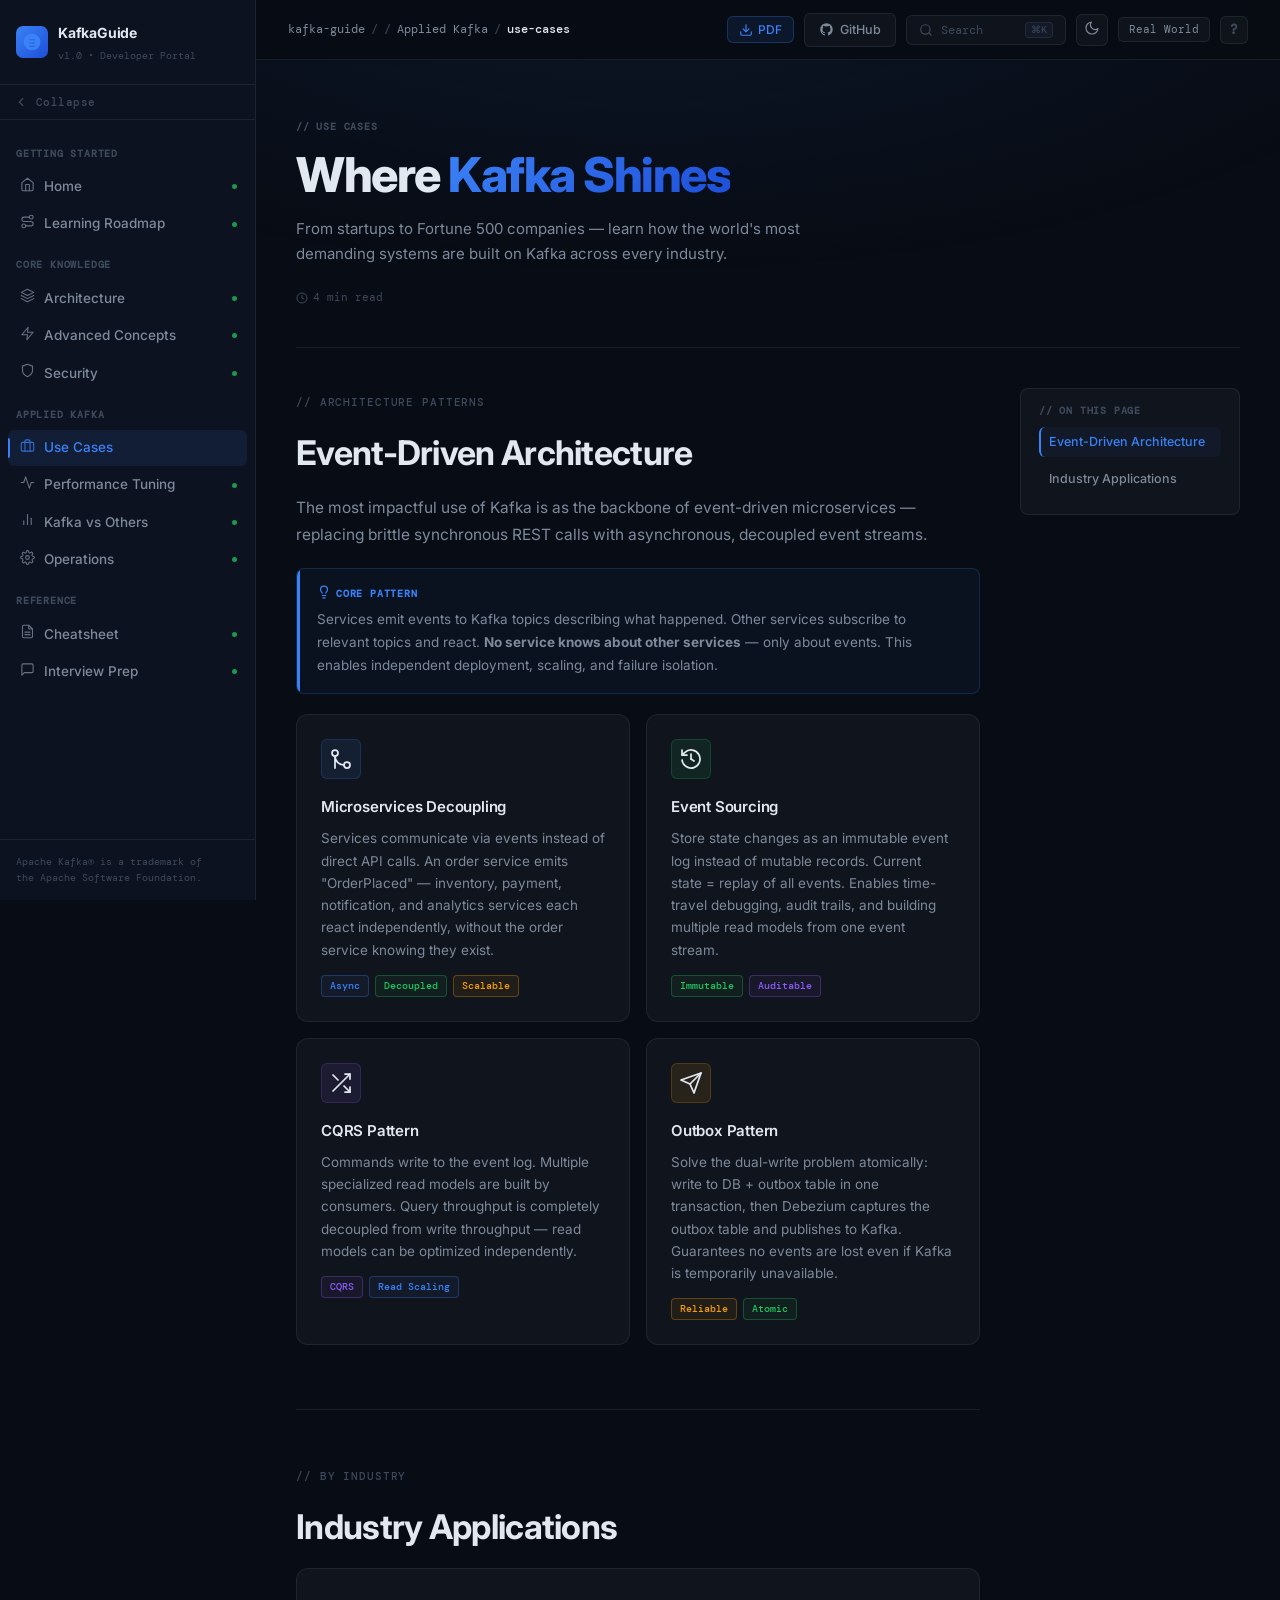
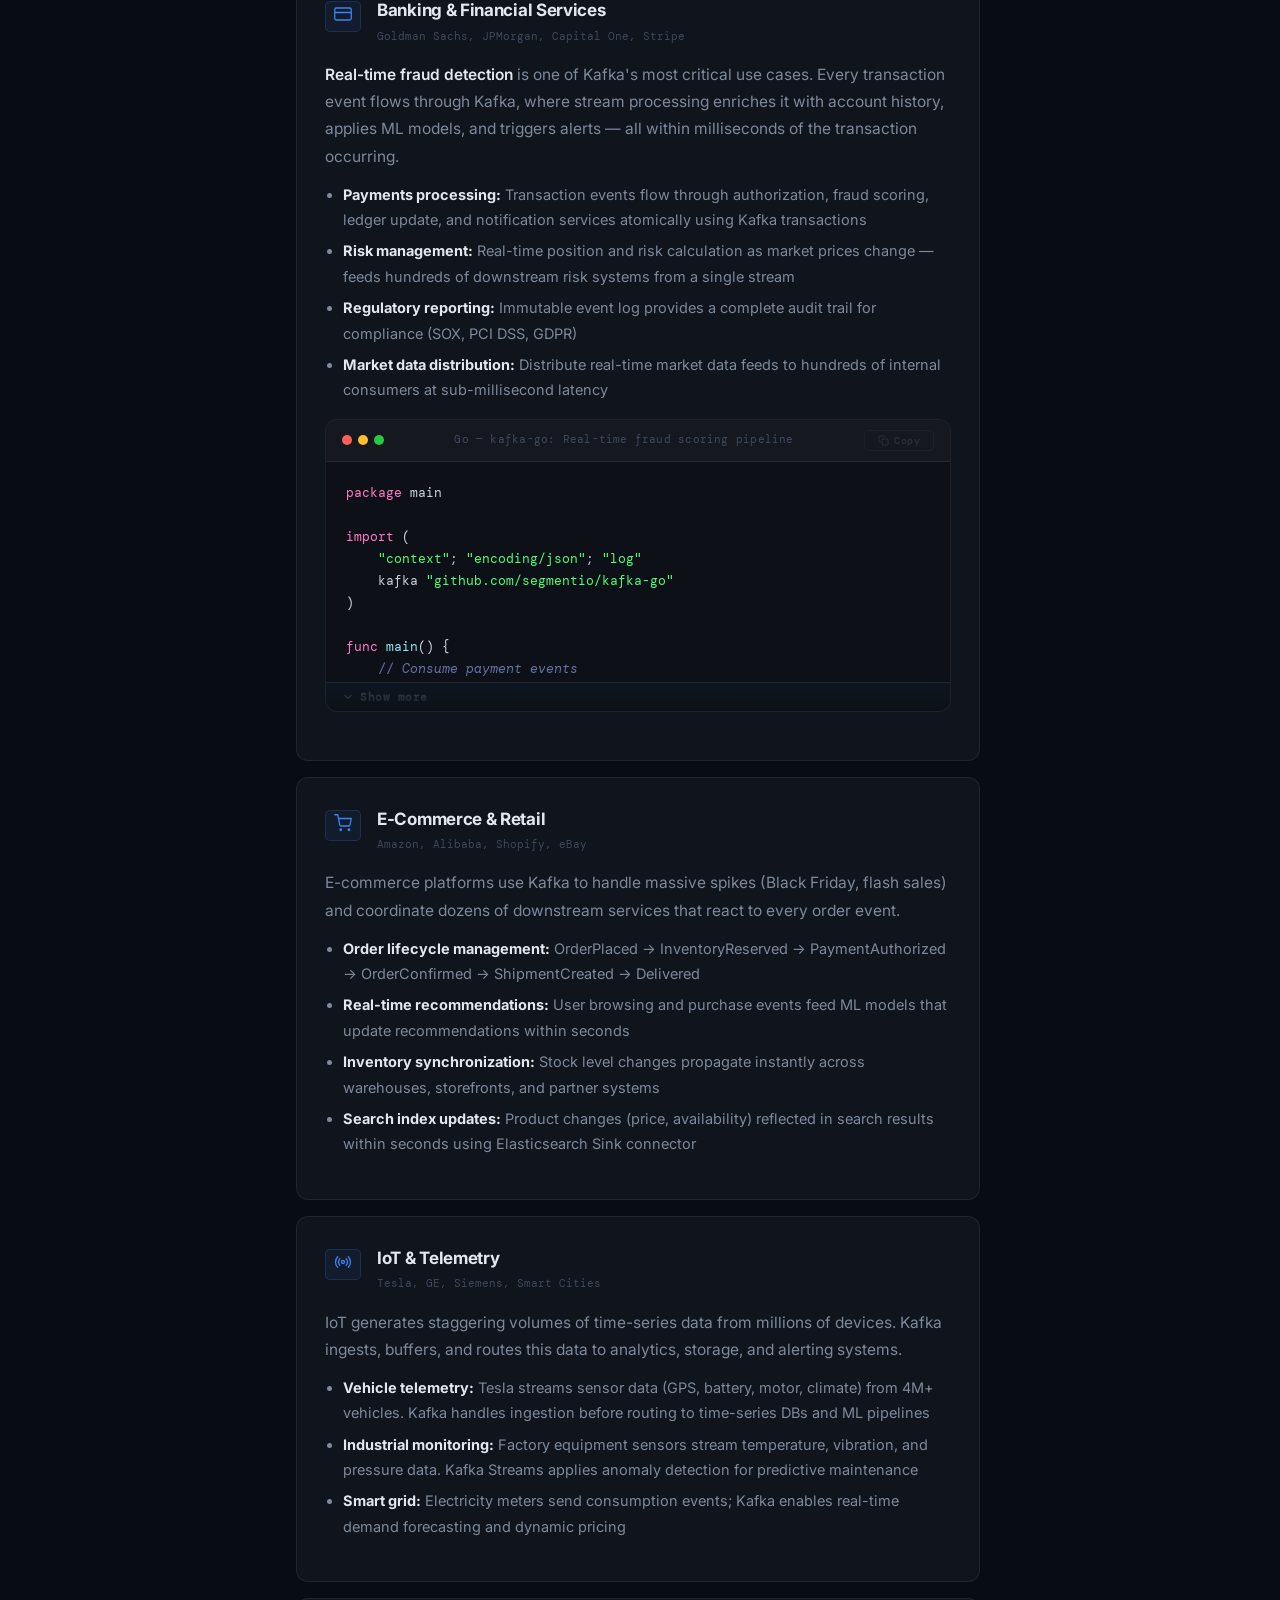
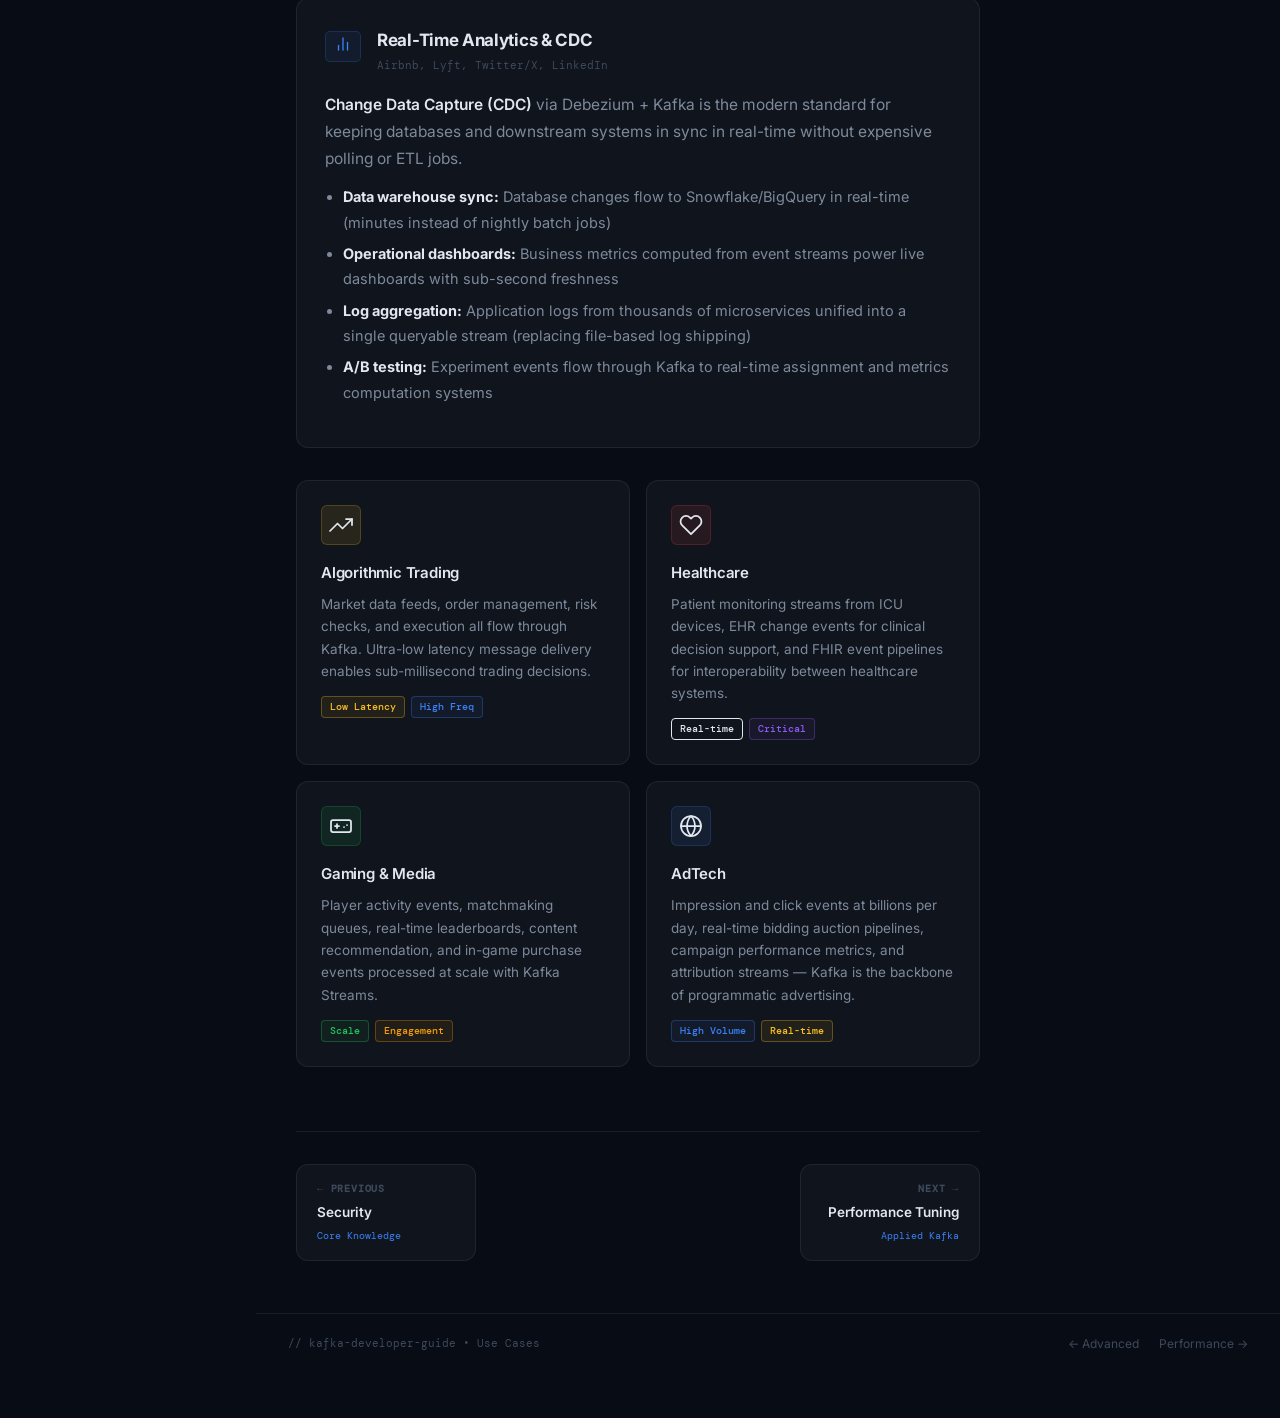
<file: usecases.html>
<!DOCTYPE html>
<html lang="en" data-theme="dark">
<head>
<meta charset="UTF-8">
<meta name="viewport" content="width=device-width, initial-scale=1.0">
<title>Kafka Use Cases — Kafka Developer Guide</title>
<meta name="description" content="Real-world Kafka use cases — event sourcing, CDC, microservices messaging, real-time analytics, fraud detection, IoT data pipelines, and more with code examples.">
  <link rel="canonical" href="https://deannos.github.io/kafka-learning-guide/usecases.html" />
  <meta name="robots" content="index, follow" />
  <meta name="author" content="KafkaGuide" />
  <meta property="og:type" content="article" />
  <meta property="og:site_name" content="KafkaGuide" />
  <meta property="og:title" content="Kafka Use Cases & Patterns — Kafka Developer Guide" />
  <meta property="og:description" content="Real-world Apache Kafka use cases — event sourcing, CDC, microservices messaging, real-time analytics, fraud detection, IoT pipelines, with code examples." />
  <meta property="og:url" content="https://deannos.github.io/kafka-learning-guide/usecases.html" />
  <meta property="og:image" content="https://deannos.github.io/kafka-learning-guide/og-image.svg" />
  <meta property="og:image:width" content="1200" />
  <meta property="og:image:height" content="630" />
  <meta property="og:image:alt" content="KafkaGuide — Apache Kafka Developer Learning Portal" />
  <meta name="twitter:card" content="summary_large_image" />
  <meta name="twitter:title" content="Kafka Use Cases & Patterns — Kafka Developer Guide" />
  <meta name="twitter:description" content="Real-world Apache Kafka use cases — event sourcing, CDC, microservices messaging, real-time analytics, fraud detection, IoT pipelines, with code examples." />
  <meta name="twitter:image" content="https://deannos.github.io/kafka-learning-guide/og-image.svg" />
  <link rel="manifest" href="manifest.json" />
  <script type="application/ld+json">
  {
    "@context": "https://schema.org",
    "@graph": [
      {
        "@type": "TechArticle",
        "headline": "Kafka Use Cases & Patterns — Kafka Developer Guide",
        "description": "Real-world Apache Kafka use cases — event sourcing, CDC, microservices messaging, real-time analytics, fraud detection, IoT pipelines, with code examples.",
        "url": "https://deannos.github.io/kafka-learning-guide/usecases.html",
        "inLanguage": "en",
        "isPartOf": {
          "@type": "WebSite",
          "name": "KafkaGuide",
          "url": "https://deannos.github.io/kafka-learning-guide/"
        },
        "breadcrumb": {
          "@type": "BreadcrumbList",
          "itemListElement": [{"@type":"ListItem","position":1,"name":"KafkaGuide","item":"https://deannos.github.io/kafka-learning-guide/"}, {"@type":"ListItem","position":2,"name":"Applied Kafka"}, {"@type":"ListItem","position":3,"name":"Kafka Use Cases & Patterns","item":"https://deannos.github.io/kafka-learning-guide/usecases.html"}]
        }
      }
    ]
  }
  </script>
<link rel="preconnect" href="https://fonts.googleapis.com">
<link rel="preconnect" href="https://fonts.gstatic.com" crossorigin>
<script>!function(){var t=localStorage.getItem('kguide-theme');t&&document.documentElement.setAttribute('data-theme',t)}();</script>
<link rel="icon" href="favicon.svg" type="image/svg+xml">
<link rel="stylesheet" href="css/style.css?v=2">
</head>
<body>
<button class="sidebar-toggle" aria-label="Open menu"><svg width="18" height="18" viewBox="0 0 24 24" fill="none" stroke="currentColor" stroke-width="2" stroke-linecap="round" stroke-linejoin="round" aria-hidden="true"><line x1="3" y1="12" x2="21" y2="12"/><line x1="3" y1="6" x2="21" y2="6"/><line x1="3" y1="18" x2="21" y2="18"/></svg></button>
<div class="site-wrapper">
  <aside class="sidebar">
    <a href="index.html" class="sidebar-logo">
      <div class="sidebar-logo-icon" aria-label="Apache Kafka logo"><svg width="20" height="20" viewBox="0 0 24 24" xmlns="http://www.w3.org/2000/svg" aria-hidden="true" focusable="false"><path fill="currentColor" d="M12 2a10 10 0 1 0 0 20 10 10 0 0 0 0-20Zm-3.5 6.5h7v1.5h-7V8.5Zm0 4h7v1.5h-7v-1.5Zm0 4h7v1.5h-7v-1.5Z"/></svg></div>
      <div class="sidebar-logo-text"><span class="name">KafkaGuide</span><span class="version">v1.0 • Developer Portal</span></div>
    </a>
    <nav class="sidebar-nav">
      <div class="nav-section-label">Getting Started</div>
      <a href="index.html" class="nav-item"><span class="nav-icon"><svg width="16" height="16" viewBox="0 0 24 24" fill="none" stroke="currentColor" stroke-width="1.75" stroke-linecap="round" stroke-linejoin="round" aria-hidden="true"><path d="M3 9l9-7 9 7v11a2 2 0 0 1-2 2H5a2 2 0 0 1-2-2z"/><polyline points="9 22 9 12 15 12 15 22"/></svg></span> Home</a>
      <a href="roadmap.html" class="nav-item"><span class="nav-icon"><svg width="16" height="16" viewBox="0 0 24 24" fill="none" stroke="currentColor" stroke-width="1.75" stroke-linecap="round" stroke-linejoin="round" aria-hidden="true"><polygon points="3 11 22 2 13 21 11 13 3 11"/></svg></span> Learning Roadmap</a>
      <div class="nav-section-label">Core Knowledge</div>
      <a href="architecture.html" class="nav-item"><span class="nav-icon"><svg width="16" height="16" viewBox="0 0 24 24" fill="none" stroke="currentColor" stroke-width="1.75" stroke-linecap="round" stroke-linejoin="round" aria-hidden="true"><rect x="2" y="3" width="20" height="5" rx="1"/><rect x="2" y="10" width="20" height="5" rx="1"/><rect x="2" y="17" width="20" height="5" rx="1"/></svg></span> Architecture</a>
      <a href="advanced.html" class="nav-item"><span class="nav-icon"><svg width="16" height="16" viewBox="0 0 24 24" fill="none" stroke="currentColor" stroke-width="1.75" stroke-linecap="round" stroke-linejoin="round" aria-hidden="true"><rect x="4" y="4" width="16" height="16" rx="2"/><rect x="9" y="9" width="6" height="6"/><line x1="9" y1="1" x2="9" y2="4"/><line x1="15" y1="1" x2="15" y2="4"/><line x1="9" y1="20" x2="9" y2="23"/><line x1="15" y1="20" x2="15" y2="23"/><line x1="20" y1="9" x2="23" y2="9"/><line x1="20" y1="14" x2="23" y2="14"/><line x1="1" y1="9" x2="4" y2="9"/><line x1="1" y1="14" x2="4" y2="14"/></svg></span> Advanced Concepts</a>
      <a href="security.html" class="nav-item"><span class="nav-icon"><svg width="16" height="16" viewBox="0 0 24 24" fill="none" stroke="currentColor" stroke-width="1.75" stroke-linecap="round" stroke-linejoin="round" aria-hidden="true"><path d="M12 22s8-4 8-10V5l-8-3-8 3v7c0 6 8 10 8 10z"/></svg></span> Security</a>
      <div class="nav-section-label">Applied Kafka</div>
      <a href="usecases.html" class="nav-item"><span class="nav-icon"><svg width="16" height="16" viewBox="0 0 24 24" fill="none" stroke="currentColor" stroke-width="1.75" stroke-linecap="round" stroke-linejoin="round" aria-hidden="true"><circle cx="12" cy="12" r="10"/><circle cx="12" cy="12" r="6"/><circle cx="12" cy="12" r="2"/></svg></span> Use Cases</a>
      <a href="performance.html" class="nav-item"><span class="nav-icon"><svg width="16" height="16" viewBox="0 0 24 24" fill="none" stroke="currentColor" stroke-width="1.75" stroke-linecap="round" stroke-linejoin="round" aria-hidden="true"><polygon points="13 2 3 14 12 14 11 22 21 10 12 10 13 2"/></svg></span> Performance Tuning</a>
      <a href="comparison.html" class="nav-item"><span class="nav-icon"><svg width="16" height="16" viewBox="0 0 24 24" fill="none" stroke="currentColor" stroke-width="1.75" stroke-linecap="round" stroke-linejoin="round" aria-hidden="true"><line x1="18" y1="20" x2="18" y2="10"/><line x1="12" y1="20" x2="12" y2="4"/><line x1="6" y1="20" x2="6" y2="14"/></svg></span> Kafka vs Others</a>
      <a href="operations.html" class="nav-item"><span class="nav-icon"><svg width="16" height="16" viewBox="0 0 24 24" fill="none" stroke="currentColor" stroke-width="1.75" stroke-linecap="round" stroke-linejoin="round" aria-hidden="true"><circle cx="12" cy="12" r="3"/><path d="M19.07 4.93a10 10 0 0 1 0 14.14M4.93 4.93a10 10 0 0 0 0 14.14"/></svg></span> Operations<span class="nav-badge">NEW</span></a>
      <div class="nav-section-label">Reference</div>
      <a href="cheatsheet.html" class="nav-item"><span class="nav-icon"><svg width="16" height="16" viewBox="0 0 24 24" fill="none" stroke="currentColor" stroke-width="1.75" stroke-linecap="round" stroke-linejoin="round" aria-hidden="true"><path d="M14 2H6a2 2 0 0 0-2 2v16a2 2 0 0 0 2 2h12a2 2 0 0 0 2-2V8z"/><polyline points="14 2 14 8 20 8"/><line x1="16" y1="13" x2="8" y2="13"/><line x1="16" y1="17" x2="8" y2="17"/><polyline points="10 9 9 9 8 9"/></svg></span> Cheatsheet</a>
      <a href="interview.html" class="nav-item"><span class="nav-icon"><svg width="16" height="16" viewBox="0 0 24 24" fill="none" stroke="currentColor" stroke-width="1.75" stroke-linecap="round" stroke-linejoin="round" aria-hidden="true"><path d="M21 15a2 2 0 0 1-2 2H7l-4 4V5a2 2 0 0 1 2-2h14a2 2 0 0 1 2 2z"/></svg></span> Interview Prep<span class="nav-badge">NEW</span></a>
    </nav>
    <div class="sidebar-footer"><div class="sidebar-footer-text">Apache Kafka® is a trademark of<br>the Apache Software Foundation.</div></div>
  </aside>

  <div class="main-content">
    <header class="header">
      <div class="header-breadcrumb">
        <span>kafka-guide</span><span style="color:var(--text-muted)">/</span><span class="current">use-cases</span>
      </div>
      <div class="header-right"><button class="theme-toggle" title="Toggle dark/light mode" aria-label="Toggle theme"><span class="icon-sun"><svg xmlns="http://www.w3.org/2000/svg" width="16" height="16" viewBox="0 0 24 24" fill="none" stroke="currentColor" stroke-width="1.75" stroke-linecap="round" stroke-linejoin="round"><circle cx="12" cy="12" r="5"/><line x1="12" y1="1" x2="12" y2="3"/><line x1="12" y1="21" x2="12" y2="23"/><line x1="4.22" y1="4.22" x2="5.64" y2="5.64"/><line x1="18.36" y1="18.36" x2="19.78" y2="19.78"/><line x1="1" y1="12" x2="3" y2="12"/><line x1="21" y1="12" x2="23" y2="12"/><line x1="4.22" y1="19.78" x2="5.64" y2="18.36"/><line x1="18.36" y1="5.64" x2="19.78" y2="4.22"/></svg></span><span class="icon-moon"><svg xmlns="http://www.w3.org/2000/svg" width="16" height="16" viewBox="0 0 24 24" fill="none" stroke="currentColor" stroke-width="1.75" stroke-linecap="round" stroke-linejoin="round"><path d="M21 12.79A9 9 0 1 1 11.21 3 7 7 0 0 0 21 12.79z"/></svg></span></button><span class="header-tag">Real World</span></div>
    </header>

    <div class="page-content">
      <div class="page-title-block">
        <div class="page-tag">// USE CASES</div>
        <h1 class="page-h1">Where <span>Kafka Shines</span></h1>
        <p class="page-subtitle">From startups to Fortune 500 companies — learn how the world's most demanding systems are built on Kafka across every industry.</p>
      </div>

      <!-- USE CASE CARDS -->
      <div class="content-section">
        <div class="section-eyebrow">// ARCHITECTURE PATTERNS</div>
        <h2>Event-Driven Architecture</h2>
        <p>The most impactful use of Kafka is as the backbone of event-driven microservices — replacing brittle synchronous REST calls with asynchronous, decoupled event streams.</p>

        <div class="info-box cyan fade-in">
          <div class="info-label"><svg width="14" height="14" viewBox="0 0 24 24" fill="none" stroke="currentColor" stroke-width="2" stroke-linecap="round" stroke-linejoin="round" aria-hidden="true" style="display:inline-block;vertical-align:-2px;margin-right:5px"><line x1="9" y1="18" x2="15" y2="18"/><line x1="10" y1="22" x2="14" y2="22"/><path d="M15.09 14c.18-.98.65-1.74 1.41-2.5A4.65 4.65 0 0 0 18 8 6 6 0 0 0 6 8c0 1 .23 2.23 1.5 3.5A4.61 4.61 0 0 1 8.91 14"/></svg>Core Pattern</div>
          <div class="info-text">Services emit events to Kafka topics describing what happened. Other services subscribe to relevant topics and react. <strong>No service knows about other services</strong> — only about events. This enables independent deployment, scaling, and failure isolation.</div>
        </div>

        <div class="cards-grid fade-in">
          <div class="card">
            <div class="card-accent-top"></div>
            <div class="card-icon cyan"><svg width="24" height="24" viewBox="0 0 24 24" fill="none" stroke="currentColor" stroke-width="1.75" stroke-linecap="round" stroke-linejoin="round" aria-hidden="true"><circle cx="18" cy="18" r="3"/><circle cx="6" cy="6" r="3"/><path d="M6 21V9a9 9 0 0 0 9 9"/></svg></div>
            <div class="card-title">Microservices Decoupling</div>
            <div class="card-desc">Services communicate via events instead of direct API calls. An order service emits "OrderPlaced" — inventory, payment, notification, and analytics services each react independently, without the order service knowing they exist.</div>
            <div class="card-tags"><span class="tag cyan">Async</span><span class="tag green">Decoupled</span><span class="tag orange">Scalable</span></div>
          </div>
          <div class="card">
            <div class="card-accent-top"></div>
            <div class="card-icon green"><svg width="24" height="24" viewBox="0 0 24 24" fill="none" stroke="currentColor" stroke-width="1.75" stroke-linecap="round" stroke-linejoin="round" aria-hidden="true"><path d="M3 3v5h5"/><path d="M3.05 13A9 9 0 1 0 6 5.3L3 8"/><line x1="12" y1="7" x2="12" y2="12"/><line x1="12" y1="12" x2="15" y2="14"/></svg></div>
            <div class="card-title">Event Sourcing</div>
            <div class="card-desc">Store state changes as an immutable event log instead of mutable records. Current state = replay of all events. Enables time-travel debugging, audit trails, and building multiple read models from one event stream.</div>
            <div class="card-tags"><span class="tag green">Immutable</span><span class="tag purple">Auditable</span></div>
          </div>
          <div class="card">
            <div class="card-accent-top"></div>
            <div class="card-icon purple"><svg width="24" height="24" viewBox="0 0 24 24" fill="none" stroke="currentColor" stroke-width="1.75" stroke-linecap="round" stroke-linejoin="round" aria-hidden="true"><polyline points="16 3 21 3 21 8"/><line x1="4" y1="20" x2="21" y2="3"/><polyline points="21 16 21 21 16 21"/><line x1="15" y1="15" x2="21" y2="21"/><line x1="4" y1="4" x2="9" y2="9"/></svg></div>
            <div class="card-title">CQRS Pattern</div>
            <div class="card-desc">Commands write to the event log. Multiple specialized read models are built by consumers. Query throughput is completely decoupled from write throughput — read models can be optimized independently.</div>
            <div class="card-tags"><span class="tag purple">CQRS</span><span class="tag cyan">Read Scaling</span></div>
          </div>
          <div class="card">
            <div class="card-accent-top"></div>
            <div class="card-icon orange"><svg width="24" height="24" viewBox="0 0 24 24" fill="none" stroke="currentColor" stroke-width="1.75" stroke-linecap="round" stroke-linejoin="round" aria-hidden="true"><line x1="22" y1="2" x2="11" y2="13"/><polygon points="22 2 15 22 11 13 2 9 22 2"/></svg></div>
            <div class="card-title">Outbox Pattern</div>
            <div class="card-desc">Solve the dual-write problem atomically: write to DB + outbox table in one transaction, then Debezium captures the outbox table and publishes to Kafka. Guarantees no events are lost even if Kafka is temporarily unavailable.</div>
            <div class="card-tags"><span class="tag orange">Reliable</span><span class="tag green">Atomic</span></div>
          </div>
        </div>
      </div>

      <div class="section-divider"></div>

      <!-- INDUSTRY USE CASES -->
      <div class="content-section">
        <div class="section-eyebrow">// BY INDUSTRY</div>
        <h2>Industry Applications</h2>

        <!-- Banking & Finance -->
        <div class="concept-block fade-in">
          <div class="concept-header">
            <div class="concept-num"><svg width="18" height="18" viewBox="0 0 24 24" fill="none" stroke="currentColor" stroke-width="1.75" stroke-linecap="round" stroke-linejoin="round" aria-hidden="true"><rect x="1" y="4" width="22" height="16" rx="2" ry="2"/><line x1="1" y1="10" x2="23" y2="10"/></svg></div>
            <div class="concept-title-wrap">
              <div class="concept-title">Banking & Financial Services</div>
              <div class="concept-subtitle">Goldman Sachs, JPMorgan, Capital One, Stripe</div>
            </div>
          </div>
          <div class="concept-body">
            <p><strong>Real-time fraud detection</strong> is one of Kafka's most critical use cases. Every transaction event flows through Kafka, where stream processing enriches it with account history, applies ML models, and triggers alerts — all within milliseconds of the transaction occurring.</p>
            <ul>
              <li><strong>Payments processing:</strong> Transaction events flow through authorization, fraud scoring, ledger update, and notification services atomically using Kafka transactions</li>
              <li><strong>Risk management:</strong> Real-time position and risk calculation as market prices change — feeds hundreds of downstream risk systems from a single stream</li>
              <li><strong>Regulatory reporting:</strong> Immutable event log provides a complete audit trail for compliance (SOX, PCI DSS, GDPR)</li>
              <li><strong>Market data distribution:</strong> Distribute real-time market data feeds to hundreds of internal consumers at sub-millisecond latency</li>
            </ul>
          </div>
          <div class="code-wrap" style="margin-top:16px">
            <div class="code-header">
              <div class="code-dots"><span class="code-dot red"></span><span class="code-dot yellow"></span><span class="code-dot green"></span></div>
              <span class="code-title">Go — kafka-go: Real-time fraud scoring pipeline</span>
              <button class="copy-btn">COPY</button>
            </div>
            <pre><span class="kw">package</span> main

<span class="kw">import</span> (
    <span class="str">"context"</span>; <span class="str">"encoding/json"</span>; <span class="str">"log"</span>
    kafka <span class="str">"github.com/segmentio/kafka-go"</span>
)

<span class="kw">func</span> <span class="fn">main</span>() {
    <span class="cm">// Consume payment events</span>
    reader := kafka.<span class="fn">NewReader</span>(kafka.ReaderConfig{
        Brokers: []<span class="kw">string</span>{<span class="str">"kafka:9092"</span>},
        GroupID: <span class="str">"fraud-detector"</span>, Topic: <span class="str">"payment-events"</span>,
    })
    writer := &amp;kafka.Writer{
        Addr: kafka.<span class="fn">TCP</span>(<span class="str">"kafka:9092"</span>), Topic: <span class="str">"fraud-alerts"</span>,
    }
    <span class="kw">defer</span> reader.<span class="fn">Close</span>(); <span class="kw">defer</span> writer.<span class="fn">Close</span>()

    ctx := context.<span class="fn">Background</span>()
    <span class="kw">for</span> {
        m, err := reader.<span class="fn">FetchMessage</span>(ctx)
        <span class="kw">if</span> err != <span class="kw">nil</span> { log.<span class="fn">Fatal</span>(err) }

        <span class="kw">var</span> txn <span class="kw">map</span>[<span class="kw">string</span>]<span class="kw">any</span>
        json.<span class="fn">Unmarshal</span>(m.Value, &amp;txn)

        <span class="cm">// Score transaction using ML model</span>
        features := <span class="fn">extractFeatures</span>(txn)
        fraudScore := mlModel.<span class="fn">Predict</span>(features)

        <span class="kw">if</span> fraudScore > <span class="num">0.85</span> {
            <span class="cm">// Emit fraud alert — &lt; 50ms end-to-end</span>
            alert, _ := json.<span class="fn">Marshal</span>(<span class="kw">map</span>[<span class="kw">string</span>]<span class="kw">any</span>{
                <span class="str">"txn_id"</span>: txn[<span class="str">"id"</span>],
                <span class="str">"score"</span>:  fraudScore,
                <span class="str">"action"</span>: <span class="str">"BLOCK"</span>,
                <span class="str">"reason"</span>: <span class="str">"ML_ANOMALY"</span>,
            })
            writer.<span class="fn">WriteMessages</span>(ctx, kafka.Message{
                Key:   []<span class="kw">byte</span>(txn[<span class="str">"account_id"</span>].(<span class="kw">string</span>)),
                Value: alert,
            })
        }
        reader.<span class="fn">CommitMessages</span>(ctx, m)
    }
}</pre>
          </div>
        </div>

        <!-- E-Commerce -->
        <div class="concept-block fade-in">
          <div class="concept-header">
            <div class="concept-num"><svg width="18" height="18" viewBox="0 0 24 24" fill="none" stroke="currentColor" stroke-width="1.75" stroke-linecap="round" stroke-linejoin="round" aria-hidden="true"><circle cx="9" cy="21" r="1"/><circle cx="20" cy="21" r="1"/><path d="M1 1h4l2.68 13.39a2 2 0 0 0 2 1.61h9.72a2 2 0 0 0 2-1.61L23 6H6"/></svg></div>
            <div class="concept-title-wrap">
              <div class="concept-title">E-Commerce & Retail</div>
              <div class="concept-subtitle">Amazon, Alibaba, Shopify, eBay</div>
            </div>
          </div>
          <div class="concept-body">
            <p>E-commerce platforms use Kafka to handle massive spikes (Black Friday, flash sales) and coordinate dozens of downstream services that react to every order event.</p>
            <ul>
              <li><strong>Order lifecycle management:</strong> OrderPlaced → InventoryReserved → PaymentAuthorized → OrderConfirmed → ShipmentCreated → Delivered</li>
              <li><strong>Real-time recommendations:</strong> User browsing and purchase events feed ML models that update recommendations within seconds</li>
              <li><strong>Inventory synchronization:</strong> Stock level changes propagate instantly across warehouses, storefronts, and partner systems</li>
              <li><strong>Search index updates:</strong> Product changes (price, availability) reflected in search results within seconds using Elasticsearch Sink connector</li>
            </ul>
          </div>
        </div>

        <!-- IoT -->
        <div class="concept-block fade-in">
          <div class="concept-header">
            <div class="concept-num"><svg width="18" height="18" viewBox="0 0 24 24" fill="none" stroke="currentColor" stroke-width="1.75" stroke-linecap="round" stroke-linejoin="round" aria-hidden="true"><circle cx="12" cy="12" r="2"/><path d="M16.24 7.76a6 6 0 0 1 0 8.49m-8.48-.01a6 6 0 0 1 0-8.49m11.31-2.82a10 10 0 0 1 0 14.14m-14.14 0a10 10 0 0 1 0-14.14"/></svg></div>
            <div class="concept-title-wrap">
              <div class="concept-title">IoT & Telemetry</div>
              <div class="concept-subtitle">Tesla, GE, Siemens, Smart Cities</div>
            </div>
          </div>
          <div class="concept-body">
            <p>IoT generates staggering volumes of time-series data from millions of devices. Kafka ingests, buffers, and routes this data to analytics, storage, and alerting systems.</p>
            <ul>
              <li><strong>Vehicle telemetry:</strong> Tesla streams sensor data (GPS, battery, motor, climate) from 4M+ vehicles. Kafka handles ingestion before routing to time-series DBs and ML pipelines</li>
              <li><strong>Industrial monitoring:</strong> Factory equipment sensors stream temperature, vibration, and pressure data. Kafka Streams applies anomaly detection for predictive maintenance</li>
              <li><strong>Smart grid:</strong> Electricity meters send consumption events; Kafka enables real-time demand forecasting and dynamic pricing</li>
            </ul>
          </div>
        </div>

        <!-- Real-time Analytics -->
        <div class="concept-block fade-in">
          <div class="concept-header">
            <div class="concept-num"><svg width="18" height="18" viewBox="0 0 24 24" fill="none" stroke="currentColor" stroke-width="1.75" stroke-linecap="round" stroke-linejoin="round" aria-hidden="true"><line x1="18" y1="20" x2="18" y2="10"/><line x1="12" y1="20" x2="12" y2="4"/><line x1="6" y1="20" x2="6" y2="14"/></svg></div>
            <div class="concept-title-wrap">
              <div class="concept-title">Real-Time Analytics & CDC</div>
              <div class="concept-subtitle">Airbnb, Lyft, Twitter/X, LinkedIn</div>
            </div>
          </div>
          <div class="concept-body">
            <p><strong>Change Data Capture (CDC)</strong> via Debezium + Kafka is the modern standard for keeping databases and downstream systems in sync in real-time without expensive polling or ETL jobs.</p>
            <ul>
              <li><strong>Data warehouse sync:</strong> Database changes flow to Snowflake/BigQuery in real-time (minutes instead of nightly batch jobs)</li>
              <li><strong>Operational dashboards:</strong> Business metrics computed from event streams power live dashboards with sub-second freshness</li>
              <li><strong>Log aggregation:</strong> Application logs from thousands of microservices unified into a single queryable stream (replacing file-based log shipping)</li>
              <li><strong>A/B testing:</strong> Experiment events flow through Kafka to real-time assignment and metrics computation systems</li>
            </ul>
          </div>
        </div>

        <!-- Additional cards grid -->
        <div class="cards-grid fade-in" style="margin-top:32px">
          <div class="card">
            <div class="card-accent-top"></div>
            <div class="card-icon yellow"><svg width="24" height="24" viewBox="0 0 24 24" fill="none" stroke="currentColor" stroke-width="1.75" stroke-linecap="round" stroke-linejoin="round" aria-hidden="true"><polyline points="23 6 13.5 15.5 8.5 10.5 1 18"/><polyline points="17 6 23 6 23 12"/></svg></div>
            <div class="card-title">Algorithmic Trading</div>
            <div class="card-desc">Market data feeds, order management, risk checks, and execution all flow through Kafka. Ultra-low latency message delivery enables sub-millisecond trading decisions.</div>
            <div class="card-tags"><span class="tag yellow">Low Latency</span><span class="tag cyan">High Freq</span></div>
          </div>
          <div class="card">
            <div class="card-accent-top"></div>
            <div class="card-icon red"><svg width="24" height="24" viewBox="0 0 24 24" fill="none" stroke="currentColor" stroke-width="1.75" stroke-linecap="round" stroke-linejoin="round" aria-hidden="true"><path d="M20.84 4.61a5.5 5.5 0 0 0-7.78 0L12 5.67l-1.06-1.06a5.5 5.5 0 0 0-7.78 7.78l1.06 1.06L12 21.23l7.78-7.78 1.06-1.06a5.5 5.5 0 0 0 0-7.78z"/></svg></div>
            <div class="card-title">Healthcare</div>
            <div class="card-desc">Patient monitoring streams from ICU devices, EHR change events for clinical decision support, and FHIR event pipelines for interoperability between healthcare systems.</div>
            <div class="card-tags"><span class="tag red">Real-time</span><span class="tag purple">Critical</span></div>
          </div>
          <div class="card">
            <div class="card-accent-top"></div>
            <div class="card-icon green"><svg width="24" height="24" viewBox="0 0 24 24" fill="none" stroke="currentColor" stroke-width="1.75" stroke-linecap="round" stroke-linejoin="round" aria-hidden="true"><line x1="6" y1="12" x2="10" y2="12"/><line x1="8" y1="10" x2="8" y2="14"/><line x1="15" y1="13" x2="15.01" y2="13"/><line x1="18" y1="11" x2="18.01" y2="11"/><rect x="2" y="6" width="20" height="12" rx="2"/></svg></div>
            <div class="card-title">Gaming & Media</div>
            <div class="card-desc">Player activity events, matchmaking queues, real-time leaderboards, content recommendation, and in-game purchase events processed at scale with Kafka Streams.</div>
            <div class="card-tags"><span class="tag green">Scale</span><span class="tag orange">Engagement</span></div>
          </div>
          <div class="card">
            <div class="card-accent-top"></div>
            <div class="card-icon cyan"><svg width="24" height="24" viewBox="0 0 24 24" fill="none" stroke="currentColor" stroke-width="1.75" stroke-linecap="round" stroke-linejoin="round" aria-hidden="true"><circle cx="12" cy="12" r="10"/><line x1="2" y1="12" x2="22" y2="12"/><path d="M12 2a15.3 15.3 0 0 1 4 10 15.3 15.3 0 0 1-4 10 15.3 15.3 0 0 1-4-10 15.3 15.3 0 0 1 4-10z"/></svg></div>
            <div class="card-title">AdTech</div>
            <div class="card-desc">Impression and click events at billions per day, real-time bidding auction pipelines, campaign performance metrics, and attribution streams — Kafka is the backbone of programmatic advertising.</div>
            <div class="card-tags"><span class="tag cyan">High Volume</span><span class="tag yellow">Real-time</span></div>
          </div>
        </div>
      </div>

    </div>

    <footer class="footer">
      <span class="footer-text">// kafka-developer-guide • Use Cases</span>
      <div class="footer-links">
        <a href="advanced.html" class="footer-link">← Advanced</a>
        <a href="performance.html" class="footer-link">Performance →</a>
      </div>
    </footer>
  </div>
</div>
<script src="js/search-data.js?v=2"></script>
<script src="js/app.js?v=2"></script>
</body>
</html>
</file>
<file: css/style.css>
@import url('https://fonts.googleapis.com/css2?family=DM+Mono:ital,wght@0,300;0,400;0,500;1,300&family=Inter:wght@300;400;500;600;700;800&display=swap');

:root {
  --bg-primary: #080c14;
  --bg-secondary: #0d1220;
  --bg-tertiary: #131929;
  --bg-card: rgba(255,255,255,0.035);
  --bg-card-hover: rgba(255,255,255,0.065);
  --bg-glass: rgba(8,12,20,0.88);
  --border: rgba(255,255,255,0.07);
  --border-bright: rgba(255,255,255,0.13);
  --border-accent: rgba(59,130,246,0.35);
  --accent-cyan: #3b82f6;
  --accent-green: #22c55e;
  --accent-orange: #f59e0b;
  --accent-purple: #8b5cf6;
  --accent-yellow: #fbbf24;
  --accent-red: #ef4444;
  --text-primary: #e2e8f0;
  --text-secondary: #7d8a9c;
  --text-muted: #3d4a5c;
  --text-code: #60a5fa;
  --gradient-hero: radial-gradient(ellipse 100% 55% at 50% -5%, rgba(59,130,246,0.09) 0%, transparent 65%);
  --gradient-card: linear-gradient(145deg, rgba(255,255,255,0.04) 0%, rgba(255,255,255,0.01) 100%);
  --gradient-cyan: linear-gradient(135deg, #3b82f6, #1d4ed8);
  --gradient-green: linear-gradient(135deg, #22c55e, #15803d);
  --gradient-orange: linear-gradient(135deg, #f59e0b, #b45309);
  --gradient-purple: linear-gradient(135deg, #8b5cf6, #6d28d9);
  --sidebar-width: 256px;
  --header-height: 60px;
  --radius: 8px;
  --radius-sm: 6px;
  --radius-lg: 12px;
  --transition: all 0.18s cubic-bezier(0.4, 0, 0.2, 1);
  --font-display: 'Inter', sans-serif;
  --font-mono: 'DM Mono', monospace;
  --shadow-card: 0 1px 3px rgba(0,0,0,0.4), 0 4px 16px rgba(0,0,0,0.25);
  --shadow-glow-cyan: 0 0 0 rgba(0,0,0,0);
  --shadow-glow-green: 0 0 0 rgba(0,0,0,0);
}

*, *::before, *::after { margin: 0; padding: 0; box-sizing: border-box; }
html { scroll-behavior: smooth; }
@keyframes pageFadeIn { from { opacity: 0; } to { opacity: 1; } }
body { font-family: var(--font-display); background: var(--bg-primary); color: var(--text-primary); line-height: 1.6; overflow-x: hidden; min-height: 100vh; animation: pageFadeIn 0.3s ease; }
body::before { content: ''; position: fixed; inset: 0; background: var(--gradient-hero); pointer-events: none; z-index: 0; }

::-webkit-scrollbar { width: 7px; }
::-webkit-scrollbar-track { background: transparent; }
::-webkit-scrollbar-thumb { background: rgba(255,255,255,0.1); border-radius: 3px; }
::-webkit-scrollbar-thumb:hover { background: rgba(255,255,255,0.18); }
pre::-webkit-scrollbar { width: 7px; height: 7px; }

.site-wrapper { display: flex; min-height: 100vh; position: relative; z-index: 1; }

/* SIDEBAR */
.sidebar {
  width: var(--sidebar-width);
  height: 100vh;
  position: fixed;
  top: 0; left: 0;
  background: var(--bg-secondary);
  border-right: 1px solid var(--border);
  display: flex;
  flex-direction: column;
  z-index: 200;
  transition: width 0.22s cubic-bezier(0.4, 0, 0.2, 1), transform 0.18s cubic-bezier(0.4, 0, 0.2, 1);
  overflow-y: auto;
  overflow-x: hidden;
}
.sidebar-logo {
  padding: 20px 16px;
  border-bottom: 1px solid var(--border);
  display: flex;
  align-items: center;
  gap: 10px;
  text-decoration: none;
}
.sidebar-logo-icon {
  width: 32px;
  height: 32px;
  background: var(--gradient-cyan);
  border-radius: 7px;
  display: flex;
  align-items: center;
  justify-content: center;
  font-size: 16px;
  flex-shrink: 0;
}
.sidebar-logo-text .name { font-size: 14px; font-weight: 700; color: var(--text-primary); letter-spacing: -0.2px; }
.sidebar-logo-text .version { font-size: 10px; color: var(--text-muted); font-family: var(--font-mono); margin-top: 2px; display: block; }
.sidebar-nav { flex: 1; padding: 12px 8px; display: flex; flex-direction: column; gap: 1px; }
.nav-section-label {
  font-size: 10px;
  font-weight: 600;
  letter-spacing: 0.08em;
  text-transform: uppercase;
  color: var(--text-muted);
  padding: 14px 8px 6px;
  font-family: var(--font-mono);
}
.nav-item {
  display: flex;
  align-items: center;
  gap: 8px;
  padding: 7px 10px;
  border-radius: var(--radius-sm);
  text-decoration: none;
  color: var(--text-secondary);
  font-size: 13.5px;
  font-weight: 500;
  transition: var(--transition);
  position: relative;
  cursor: pointer;
}
.nav-item:hover { color: var(--text-primary); background: var(--bg-card-hover); }
.nav-item.active { color: var(--accent-cyan); background: rgba(59,130,246,0.1); }
.nav-item.active::before {
  content: '';
  position: absolute;
  left: 0; top: 50%;
  transform: translateY(-50%);
  width: 2px;
  height: 55%;
  background: var(--accent-cyan);
  border-radius: 0 2px 2px 0;
}
.nav-item .nav-icon { font-size: 14px; flex-shrink: 0; width: 18px; text-align: center; opacity: 0.8; }
.nav-item .nav-badge {
  margin-left: auto;
  font-size: 9px;
  font-family: var(--font-mono);
  font-weight: 700;
  padding: 1px 6px;
  border-radius: 4px;
  background: rgba(59,130,246,0.15);
  color: var(--accent-cyan);
  border: 1px solid rgba(59,130,246,0.25);
  letter-spacing: 0.05em;
}
.sidebar-footer { padding: 14px 16px; border-top: 1px solid var(--border); }
.sidebar-footer-text { font-size: 10px; color: var(--text-muted); font-family: var(--font-mono); line-height: 1.6; }
.sidebar-toggle {
  display: none;
  position: fixed;
  top: 14px; left: 14px;
  z-index: 300;
  background: var(--bg-secondary);
  border: 1px solid var(--border);
  border-radius: var(--radius-sm);
  padding: 7px 10px;
  cursor: pointer;
  color: var(--text-primary);
  align-items: center;
  justify-content: center;
}

/* MAIN */
.main-content { margin-left: var(--sidebar-width); flex: 1; min-height: 100vh; display: flex; flex-direction: column; transition: margin-left 0.22s cubic-bezier(0.4, 0, 0.2, 1); }

/* HEADER */
.header {
  height: var(--header-height);
  position: sticky;
  top: 0;
  background: rgba(8,12,20,0.92);
  backdrop-filter: blur(16px);
  -webkit-backdrop-filter: blur(16px);
  border-bottom: 1px solid var(--border);
  display: flex;
  align-items: center;
  padding: 0 32px;
  z-index: 100;
  gap: 16px;
}
.header-breadcrumb { display: flex; align-items: center; gap: 6px; font-size: 12px; color: var(--text-muted); font-family: var(--font-mono); }
.header-breadcrumb span { color: var(--text-secondary); }
.header-breadcrumb .current { color: var(--text-primary); font-weight: 500; }
.header-right { margin-left: auto; display: flex; align-items: center; gap: 10px; }
.header-tag {
  font-size: 11px;
  font-family: var(--font-mono);
  padding: 3px 10px;
  border-radius: 5px;
  border: 1px solid var(--border);
  color: var(--text-secondary);
  background: var(--bg-card);
}
.github-btn {
  display: flex;
  align-items: center;
  gap: 6px;
  padding: 6px 14px;
  background: var(--bg-card);
  border: 1px solid var(--border);
  border-radius: var(--radius-sm);
  color: var(--text-secondary);
  text-decoration: none;
  font-size: 12.5px;
  font-weight: 500;
  transition: var(--transition);
}
.github-btn:hover { border-color: var(--border-bright); color: var(--text-primary); background: var(--bg-card-hover); }
.github-btn svg { flex-shrink: 0; }

/* PAGE CONTENT */
.page-content { flex: 1; padding: 52px 40px; max-width: 1080px; width: 100%; }

/* HERO */
.hero { padding: 72px 40px 88px; position: relative; max-width: 1080px; }
.hero-eyebrow {
  display: inline-flex;
  align-items: center;
  gap: 8px;
  font-family: var(--font-mono);
  font-size: 11px;
  color: var(--accent-cyan);
  border: 1px solid rgba(59,130,246,0.3);
  padding: 5px 14px;
  border-radius: 5px;
  background: rgba(59,130,246,0.07);
  margin-bottom: 28px;
  letter-spacing: 0.05em;
  font-weight: 500;
}
.hero-eyebrow::before { content: '●'; font-size: 7px; color: var(--accent-cyan); opacity: 0.7; }
.hero-title {
  font-size: clamp(44px, 6vw, 76px);
  font-weight: 800;
  line-height: 1;
  letter-spacing: -2.5px;
  margin-bottom: 24px;
}
.hero-title .line1 { display: block; color: var(--text-primary); }
.hero-title .line2 { display: block; background: var(--gradient-cyan); -webkit-background-clip: text; -webkit-text-fill-color: transparent; background-clip: text; }
.hero-title .line3 { display: block; color: var(--text-secondary); font-weight: 300; letter-spacing: -1px; }
.hero-desc { font-size: 16px; color: var(--text-secondary); max-width: 560px; line-height: 1.75; margin-bottom: 40px; font-weight: 400; }
.hero-actions { display: flex; gap: 12px; flex-wrap: wrap; }
.btn-primary {
  display: inline-flex;
  align-items: center;
  gap: 8px;
  padding: 11px 24px;
  background: var(--accent-cyan);
  color: #fff;
  border: none;
  border-radius: var(--radius);
  font-family: var(--font-display);
  font-size: 14px;
  font-weight: 600;
  cursor: pointer;
  text-decoration: none;
  transition: var(--transition);
  box-shadow: 0 1px 3px rgba(0,0,0,0.3);
}
.btn-primary:hover { background: #2563eb; transform: translateY(-1px); box-shadow: 0 4px 16px rgba(59,130,246,0.3); color: #fff; }
.btn-secondary {
  display: inline-flex;
  align-items: center;
  gap: 8px;
  padding: 11px 24px;
  background: var(--bg-card);
  color: var(--text-primary);
  border: 1px solid var(--border-bright);
  border-radius: var(--radius);
  font-family: var(--font-display);
  font-size: 14px;
  font-weight: 500;
  cursor: pointer;
  text-decoration: none;
  transition: var(--transition);
}
.btn-secondary:hover { background: var(--bg-card-hover); border-color: rgba(59,130,246,0.4); color: var(--accent-cyan); transform: translateY(-1px); }
.hero-stats {
  display: flex;
  gap: 36px;
  margin-top: 56px;
  padding-top: 36px;
  border-top: 1px solid var(--border);
  flex-wrap: wrap;
}
.stat-item { display: flex; flex-direction: column; gap: 3px; }
.stat-value { font-size: 24px; font-weight: 800; background: var(--gradient-cyan); -webkit-background-clip: text; -webkit-text-fill-color: transparent; background-clip: text; line-height: 1; font-family: var(--font-mono); }
.stat-value.green { background: var(--gradient-green); -webkit-background-clip: text; background-clip: text; }
.stat-value.orange { background: var(--gradient-orange); -webkit-background-clip: text; background-clip: text; }
.stat-label { font-size: 12px; color: var(--text-muted); font-family: var(--font-mono); }

/* SECTION TITLES */
.section-eyebrow {
  display: inline-flex;
  align-items: center;
  gap: 6px;
  font-family: var(--font-mono);
  font-size: 11px;
  color: var(--text-muted);
  letter-spacing: 0.08em;
  text-transform: uppercase;
  margin-bottom: 14px;
  font-weight: 500;
}
.section-title {
  font-size: clamp(24px, 3.5vw, 36px);
  font-weight: 800;
  letter-spacing: -1px;
  line-height: 1.15;
  margin-bottom: 14px;
  color: var(--text-primary);
}
.section-title span { background: var(--gradient-cyan); -webkit-background-clip: text; -webkit-text-fill-color: transparent; background-clip: text; }
.section-subtitle { font-size: 15px; color: var(--text-secondary); max-width: 580px; line-height: 1.7; margin-bottom: 40px; font-weight: 400; }

/* CARDS */
.cards-grid { display: grid; grid-template-columns: repeat(auto-fill, minmax(280px, 1fr)); gap: 16px; margin-bottom: 52px; }
.cards-grid-2 { grid-template-columns: repeat(auto-fill, minmax(min(400px, 100%), 1fr)); }
.cards-grid-3 { grid-template-columns: repeat(3, 1fr); }
.card {
  background: var(--bg-card);
  border: 1px solid var(--border);
  border-radius: var(--radius-lg);
  padding: 24px;
  transition: var(--transition);
  position: relative;
  overflow: hidden;
}
.card:hover {
  border-color: var(--border-bright);
  background: var(--bg-card-hover);
  transform: translateY(-2px);
  box-shadow: var(--shadow-card);
}
.card-accent-top { position: absolute; top: 0; left: 0; right: 0; height: 1px; background: var(--gradient-cyan); opacity: 0; transition: var(--transition); }
.card:hover .card-accent-top { opacity: 1; }
.card-icon {
  width: 40px;
  height: 40px;
  border-radius: var(--radius-sm);
  display: flex;
  align-items: center;
  justify-content: center;
  font-size: 18px;
  margin-bottom: 16px;
}
.card-icon.cyan { background: rgba(59,130,246,0.1); border: 1px solid rgba(59,130,246,0.2); }
.card-icon.green { background: rgba(34,197,94,0.1); border: 1px solid rgba(34,197,94,0.2); }
.card-icon.orange { background: rgba(245,158,11,0.1); border: 1px solid rgba(245,158,11,0.2); }
.card-icon.purple { background: rgba(139,92,246,0.1); border: 1px solid rgba(139,92,246,0.2); }
.card-icon.yellow { background: rgba(251,191,36,0.1); border: 1px solid rgba(251,191,36,0.2); }
.card-icon.red { background: rgba(239,68,68,0.1); border: 1px solid rgba(239,68,68,0.2); }
.card-title { font-size: 15px; font-weight: 600; margin-bottom: 8px; color: var(--text-primary); letter-spacing: -0.2px; }
.card-desc { font-size: 13.5px; color: var(--text-secondary); line-height: 1.65; font-weight: 400; }
.card-tags { display: flex; flex-wrap: wrap; gap: 6px; margin-top: 14px; }
.tag { font-size: 10px; font-family: var(--font-mono); padding: 2px 8px; border-radius: 4px; border: 1px solid; font-weight: 500; }
.tag.cyan { color: var(--accent-cyan); border-color: rgba(59,130,246,0.3); background: rgba(59,130,246,0.07); }
.tag.green { color: var(--accent-green); border-color: rgba(34,197,94,0.3); background: rgba(34,197,94,0.07); }
.tag.orange { color: var(--accent-orange); border-color: rgba(245,158,11,0.3); background: rgba(245,158,11,0.07); }
.tag.purple { color: var(--accent-purple); border-color: rgba(139,92,246,0.3); background: rgba(139,92,246,0.07); }
.tag.yellow { color: var(--accent-yellow); border-color: rgba(251,191,36,0.3); background: rgba(251,191,36,0.07); }

/* CODE */
.code-wrap { background: #0d1117; border: 1px solid var(--border); border-radius: var(--radius-lg); overflow: hidden; margin: 20px 0; }
.code-header {
  display: flex;
  align-items: center;
  justify-content: space-between;
  padding: 10px 16px;
  background: rgba(255,255,255,0.03);
  border-bottom: 1px solid var(--border);
}
.code-dots { display: flex; gap: 6px; }
.code-dot { width: 10px; height: 10px; border-radius: 50%; }
.code-dot.red { background: #ff5f57; }
.code-dot.yellow { background: #febc2e; }
.code-dot.green { background: #28c840; }
.code-title { font-family: var(--font-mono); font-size: 11px; color: var(--text-muted); letter-spacing: 0.02em; }
.copy-btn {
  font-family: var(--font-mono);
  font-size: 10px;
  padding: 3px 9px;
  background: transparent;
  border: 1px solid var(--border);
  border-radius: 5px;
  color: var(--text-muted);
  cursor: pointer;
  transition: var(--transition);
  letter-spacing: 0.05em;
  font-weight: 500;
  display: inline-flex;
  align-items: center;
  gap: 5px;
}
.copy-btn:hover { color: var(--accent-cyan); border-color: rgba(59,130,246,0.35); }
.copy-btn.copied { color: var(--accent-green); border-color: rgba(34,197,94,0.35); }
pre { padding: 20px; overflow-x: auto; font-family: var(--font-mono); font-size: 13px; line-height: 1.7; color: #c9d1d9; }
pre .kw { color: #ff79c6; }
pre .str { color: #50fa7b; }
pre .cm { color: #6272a4; font-style: italic; }
pre .fn { color: #8be9fd; }
pre .num { color: #bd93f9; }
pre .prop { color: #ffb86c; }
pre .cls { color: #f1fa8c; }
code:not(pre code) {
  font-family: var(--font-mono);
  font-size: 12.5px;
  color: var(--text-code);
  background: rgba(59,130,246,0.08);
  padding: 1px 6px;
  border-radius: 4px;
  border: 1px solid rgba(59,130,246,0.15);
}

/* INFO BOXES */
.info-box {
  border-radius: var(--radius);
  padding: 16px 20px;
  margin: 20px 0;
  border: 1px solid;
  position: relative;
  overflow: hidden;
}
.info-box::before { content: ''; position: absolute; top: 0; left: 0; width: 3px; height: 100%; }
.info-box.cyan { background: rgba(59,130,246,0.05); border-color: rgba(59,130,246,0.2); }
.info-box.cyan::before { background: var(--accent-cyan); }
.info-box.green { background: rgba(34,197,94,0.05); border-color: rgba(34,197,94,0.2); }
.info-box.green::before { background: var(--accent-green); }
.info-box.orange { background: rgba(245,158,11,0.05); border-color: rgba(245,158,11,0.2); }
.info-box.orange::before { background: var(--accent-orange); }
.info-box.purple { background: rgba(139,92,246,0.05); border-color: rgba(139,92,246,0.2); }
.info-box.purple::before { background: var(--accent-purple); }
.info-label { font-family: var(--font-mono); font-size: 10px; letter-spacing: 0.08em; text-transform: uppercase; margin-bottom: 6px; font-weight: 600; }
.info-box.cyan .info-label { color: var(--accent-cyan); }
.info-box.green .info-label { color: var(--accent-green); }
.info-box.orange .info-label { color: var(--accent-orange); }
.info-box.purple .info-label { color: var(--accent-purple); }
.info-text { font-size: 13.5px; color: var(--text-secondary); line-height: 1.7; }

/* TABLES */
.table-wrap { overflow-x: auto; border-radius: var(--radius); border: 1px solid var(--border); margin: 20px 0; }
table { width: 100%; border-collapse: collapse; }
thead tr { background: rgba(255,255,255,0.03); border-bottom: 1px solid var(--border); }
th {
  padding: 12px 16px;
  font-family: var(--font-mono);
  font-size: 10px;
  letter-spacing: 0.08em;
  text-transform: uppercase;
  color: var(--text-muted);
  text-align: left;
  font-weight: 600;
}
td { padding: 12px 16px; font-size: 13.5px; color: var(--text-secondary); border-bottom: 1px solid rgba(255,255,255,0.04); }
tbody tr:last-child td { border-bottom: none; }
tbody tr:hover td { color: var(--text-primary); background: rgba(255,255,255,0.02); }
td strong { color: var(--text-primary); font-weight: 600; }
td .yes { color: var(--accent-green); }
td .no { color: var(--accent-red); }
td .partial { color: var(--accent-yellow); }

/* DIAGRAM */
.diagram-block {
  background: rgba(0,0,0,0.3);
  border: 1px solid var(--border);
  border-radius: var(--radius-lg);
  padding: 28px;
  margin: 24px 0;
  overflow-x: auto;
}
.diagram-label { font-family: var(--font-mono); font-size: 10px; letter-spacing: 0.08em; text-transform: uppercase; color: var(--text-muted); margin-bottom: 20px; text-align: center; }
.mermaid { display: flex; justify-content: center; }

/* CONCEPT BLOCKS */
.concept-block {
  background: var(--bg-card);
  border: 1px solid var(--border);
  border-radius: var(--radius-lg);
  padding: 28px;
  margin-bottom: 16px;
  transition: var(--transition);
}
.concept-block:hover { border-color: var(--border-bright); }
.concept-header { display: flex; align-items: flex-start; gap: 16px; margin-bottom: 16px; }
.concept-num {
  font-family: var(--font-mono);
  font-size: 10px;
  color: var(--accent-cyan);
  background: rgba(59,130,246,0.08);
  border: 1px solid rgba(59,130,246,0.2);
  padding: 3px 8px;
  border-radius: 5px;
  flex-shrink: 0;
  margin-top: 4px;
  font-weight: 600;
}
.concept-title { font-size: 17px; font-weight: 700; color: var(--text-primary); letter-spacing: -0.3px; margin-bottom: 3px; }
.concept-subtitle { font-size: 11px; color: var(--text-muted); font-family: var(--font-mono); }
.concept-body { font-size: 14px; color: var(--text-secondary); line-height: 1.75; }
.concept-body p { margin-bottom: 12px; }
.concept-body strong { color: var(--text-primary); }

/* TIMELINE */
.timeline { position: relative; padding-left: 36px; }
.timeline::before { content: ''; position: absolute; left: 12px; top: 0; bottom: 0; width: 1px; background: linear-gradient(to bottom, rgba(59,130,246,0.5), transparent); }
.timeline-item { position: relative; margin-bottom: 28px; }
.timeline-dot {
  position: absolute;
  left: -28px;
  top: 8px;
  width: 16px;
  height: 16px;
  border-radius: 50%;
  border: 2px solid var(--accent-cyan);
  background: var(--bg-primary);
  display: flex;
  align-items: center;
  justify-content: center;
}
.timeline-dot.done { background: var(--accent-cyan); }
.timeline-dot.active { border-color: var(--accent-cyan); }
.timeline-content {
  background: var(--bg-card);
  border: 1px solid var(--border);
  border-radius: var(--radius-lg);
  padding: 20px 24px;
  transition: var(--transition);
}
.timeline-content:hover { border-color: var(--border-bright); transform: translateX(3px); }
.timeline-step { font-family: var(--font-mono); font-size: 10px; letter-spacing: 0.08em; color: var(--accent-cyan); margin-bottom: 6px; text-transform: uppercase; font-weight: 600; }
.timeline-title { font-size: 16px; font-weight: 700; color: var(--text-primary); margin-bottom: 8px; letter-spacing: -0.2px; }
.timeline-desc { font-size: 13.5px; color: var(--text-secondary); line-height: 1.65; }
.timeline-skills { display: flex; flex-wrap: wrap; gap: 6px; margin-top: 12px; }

/* PERF */
.perf-grid { display: grid; grid-template-columns: repeat(auto-fill, minmax(240px, 1fr)); gap: 14px; margin: 24px 0; }
.perf-card {
  background: var(--bg-card);
  border: 1px solid var(--border);
  border-radius: var(--radius);
  padding: 20px;
  transition: var(--transition);
}
.perf-card:hover { border-color: var(--border-bright); }
.perf-label { font-size: 12px; font-weight: 600; color: var(--text-secondary); margin-bottom: 8px; }
.perf-value {
  font-size: 22px;
  font-weight: 700;
  background: var(--gradient-cyan);
  -webkit-background-clip: text;
  -webkit-text-fill-color: transparent;
  background-clip: text;
  margin-bottom: 10px;
  font-family: var(--font-mono);
}
.perf-bar { height: 3px; background: rgba(255,255,255,0.07); border-radius: 2px; overflow: hidden; margin-bottom: 6px; }
.perf-fill { height: 100%; border-radius: 2px; background: var(--gradient-cyan); width: 0; transition: width 1.4s cubic-bezier(0.4, 0, 0.2, 1); }
.perf-fill.green { background: var(--gradient-green); }
.perf-fill.orange { background: var(--gradient-orange); }
.perf-desc { font-size: 11px; color: var(--text-muted); font-family: var(--font-mono); }

/* MISC */
.section-divider { height: 1px; background: var(--border); margin: 52px 0; }
.content-section { margin-bottom: 64px; }
h2 { font-size: clamp(22px, 3.2vw, 34px); font-weight: 700; letter-spacing: -0.7px; margin-bottom: 14px; }
h3 { font-size: 18px; font-weight: 600; margin-bottom: 10px; letter-spacing: -0.3px; }
h4 { font-size: 11px; font-weight: 700; margin-bottom: 8px; color: var(--text-muted); font-family: var(--font-mono); text-transform: uppercase; letter-spacing: 0.08em; }
p { font-size: 15.5px; line-height: 1.75; color: var(--text-secondary); margin-bottom: 14px; font-weight: 400; }
p strong { color: var(--text-primary); font-weight: 600; }
ul, ol { padding-left: 18px; margin-bottom: 14px; }
li { font-size: 14.5px; line-height: 1.75; color: var(--text-secondary); margin-bottom: 6px; }
li strong { color: var(--text-primary); }
a { color: var(--accent-cyan); text-decoration: none; transition: var(--transition); }
a:hover { color: #60a5fa; }
.page-title-block { padding-bottom: 36px; margin-bottom: 40px; border-bottom: 1px solid var(--border); }
.page-tag { display: inline-flex; align-items: center; gap: 6px; font-family: var(--font-mono); font-size: 10px; color: var(--text-muted); letter-spacing: 0.08em; text-transform: uppercase; margin-bottom: 14px; font-weight: 600; }
.page-h1 { font-size: clamp(28px, 4.5vw, 48px); font-weight: 800; letter-spacing: -1.5px; line-height: 1.1; margin-bottom: 14px; color: var(--text-primary); }
.page-h1 span { background: var(--gradient-cyan); -webkit-background-clip: text; -webkit-text-fill-color: transparent; background-clip: text; }
.page-subtitle { font-size: 15px; color: var(--text-secondary); max-width: 560px; line-height: 1.7; }
.fade-in { opacity: 0; transform: translateY(16px); transition: opacity 0.5s ease, transform 0.5s ease; }
.fade-in.visible { opacity: 1; transform: translateY(0); }
.stagger-1 { transition-delay: 0.08s; }
.stagger-2 { transition-delay: 0.16s; }
.stagger-3 { transition-delay: 0.24s; }
.stagger-4 { transition-delay: 0.32s; }
.stagger-5 { transition-delay: 0.4s; }

.footer {
  margin-top: auto;
  padding: 20px 32px;
  border-top: 1px solid var(--border);
  display: flex;
  align-items: center;
  justify-content: space-between;
  flex-wrap: wrap;
  gap: 10px;
}
.footer-text { font-size: 11px; color: var(--text-muted); font-family: var(--font-mono); }
.footer-links { display: flex; gap: 20px; }
.footer-link { font-size: 12px; color: var(--text-muted); text-decoration: none; transition: var(--transition); }
.footer-link:hover { color: var(--accent-cyan); }

@media (max-width: 900px) {
  .sidebar { transform: translateX(-100%); }
  .sidebar.open { transform: translateX(0); }
  .main-content { margin-left: 0; }
  .sidebar-toggle { display: flex; }
  .header { padding: 0 16px 0 52px; }
  .hero { padding: 48px 20px; }
  .page-content { padding: 36px 20px; }
  .cards-grid-3 { grid-template-columns: 1fr; }
  .cards-grid-2 { grid-template-columns: 1fr; }
}
@media (max-width: 600px) {
  .hero-stats { gap: 20px; }
  .hero-actions { flex-direction: column; }
}

/* ============================================================
   ADDITIONS — Quiz, Cheatsheet, Security, Ops pages
   ============================================================ */

/* QUIZ */
.quiz-block {
  background: var(--bg-card);
  border: 1px solid var(--border);
  border-radius: var(--radius-lg);
  padding: 28px;
  margin: 28px 0;
}
.quiz-heading {
  font-family: var(--font-mono);
  font-size: 10px;
  letter-spacing: 0.08em;
  text-transform: uppercase;
  color: var(--accent-cyan);
  margin-bottom: 16px;
  display: flex;
  align-items: center;
  gap: 8px;
  font-weight: 600;
}
.quiz-q-text {
  font-size: 15px;
  font-weight: 600;
  color: var(--text-primary);
  margin-bottom: 16px;
  letter-spacing: -0.2px;
  line-height: 1.5;
}
.quiz-opts { display: grid; gap: 8px; margin-bottom: 14px; }
.quiz-opt {
  padding: 12px 16px;
  background: var(--bg-card);
  border: 1px solid var(--border);
  border-radius: var(--radius-sm);
  color: var(--text-secondary);
  font-size: 13.5px;
  font-family: var(--font-display);
  font-weight: 500;
  cursor: pointer;
  text-align: left;
  transition: var(--transition);
}
.quiz-opt:hover:not(:disabled) { border-color: rgba(59,130,246,0.4); color: var(--text-primary); background: rgba(59,130,246,0.06); }
.quiz-opt.correct { border-color: var(--accent-green) !important; background: rgba(34,197,94,0.08) !important; color: var(--accent-green) !important; }
.quiz-opt.wrong { border-color: var(--accent-red) !important; background: rgba(239,68,68,0.08) !important; color: var(--accent-red) !important; }
.quiz-result { font-size: 13px; font-weight: 600; min-height: 20px; }
.quiz-result.ok { color: var(--accent-green); }
.quiz-result.fail { color: var(--accent-red); }
.quiz-score {
  display: flex;
  align-items: center;
  gap: 14px;
  margin-top: 20px;
  padding: 14px 18px;
  background: rgba(59,130,246,0.06);
  border: 1px solid rgba(59,130,246,0.18);
  border-radius: var(--radius);
}
.quiz-score-val { font-size: 24px; font-weight: 800; font-family: var(--font-mono); background: var(--gradient-cyan); -webkit-background-clip: text; -webkit-text-fill-color: transparent; background-clip: text; }
.quiz-score-label { font-size: 12px; color: var(--text-muted); font-family: var(--font-mono); }

/* CHEATSHEET */
.cheat-grid { display: grid; grid-template-columns: repeat(auto-fill, minmax(300px, 1fr)); gap: 16px; margin: 20px 0; }
.cheat-card {
  background: var(--bg-card);
  border: 1px solid var(--border);
  border-radius: var(--radius-lg);
  overflow: hidden;
  transition: var(--transition);
}
.cheat-card:hover { border-color: var(--border-bright); }
.cheat-card-header {
  padding: 12px 16px;
  background: rgba(59,130,246,0.05);
  border-bottom: 1px solid var(--border);
  display: flex;
  align-items: center;
  gap: 8px;
}
.cheat-card-title { font-size: 12px; font-weight: 700; font-family: var(--font-mono); color: var(--accent-cyan); letter-spacing: 0.03em; }
.cheat-card pre { margin: 0; padding: 14px 16px; font-size: 12px; line-height: 1.65; }

/* CONFIG TABLE */
.config-table-wrap { overflow-x: auto; border-radius: var(--radius); border: 1px solid var(--border); margin: 16px 0; }
.config-table { width: 100%; border-collapse: collapse; }
.config-table th { padding: 10px 14px; font-family: var(--font-mono); font-size: 10px; letter-spacing: 0.08em; text-transform: uppercase; color: var(--text-muted); background: rgba(255,255,255,0.02); text-align: left; border-bottom: 1px solid var(--border); font-weight: 600; }
.config-table td { padding: 10px 14px; font-size: 13px; color: var(--text-secondary); border-bottom: 1px solid rgba(255,255,255,0.03); }
.config-table tbody tr:last-child td { border-bottom: none; }
.config-table tbody tr:hover td { background: rgba(255,255,255,0.02); color: var(--text-primary); }
.config-table .config-name { font-family: var(--font-mono); font-size: 12px; color: var(--accent-cyan); }
.config-table .config-default { font-family: var(--font-mono); font-size: 11px; color: var(--accent-orange); }
.config-table .config-type { font-family: var(--font-mono); font-size: 11px; color: var(--text-muted); }

/* SECURITY BADGES */
.security-level {
  display: inline-flex;
  align-items: center;
  gap: 5px;
  font-family: var(--font-mono);
  font-size: 10px;
  padding: 2px 8px;
  border-radius: 4px;
  font-weight: 700;
  letter-spacing: 0.05em;
}
.sec-critical { background: rgba(239,68,68,0.12); color: var(--accent-red); border: 1px solid rgba(239,68,68,0.28); }
.sec-high { background: rgba(245,158,11,0.12); color: var(--accent-orange); border: 1px solid rgba(245,158,11,0.28); }
.sec-medium { background: rgba(251,191,36,0.12); color: var(--accent-yellow); border: 1px solid rgba(251,191,36,0.28); }
.sec-low { background: rgba(34,197,94,0.1); color: var(--accent-green); border: 1px solid rgba(34,197,94,0.28); }

/* OPS STATUS BADGES */
.status-ok { color: var(--accent-green); font-weight: 700; }
.status-warn { color: var(--accent-yellow); font-weight: 700; }
.status-crit { color: var(--accent-red); font-weight: 700; }

/* STEPS (numbered) */
.steps { counter-reset: step-counter; display: flex; flex-direction: column; gap: 12px; margin: 20px 0; }
.step {
  display: flex;
  gap: 16px;
  align-items: flex-start;
  counter-increment: step-counter;
  background: var(--bg-card);
  border: 1px solid var(--border);
  border-radius: var(--radius);
  padding: 16px 20px;
  transition: var(--transition);
}
.step:hover { border-color: var(--border-bright); }
.step-num {
  width: 28px;
  height: 28px;
  border-radius: 50%;
  background: rgba(59,130,246,0.1);
  border: 1px solid rgba(59,130,246,0.25);
  display: flex;
  align-items: center;
  justify-content: center;
  font-family: var(--font-mono);
  font-size: 11px;
  font-weight: 700;
  color: var(--accent-cyan);
  flex-shrink: 0;
}
.step-body {}
.step-title { font-size: 14px; font-weight: 700; color: var(--text-primary); margin-bottom: 4px; letter-spacing: -0.2px; }
.step-desc { font-size: 13px; color: var(--text-secondary); line-height: 1.65; }

/* TWO-COL LAYOUT */
.two-col { display: grid; grid-template-columns: 1fr 1fr; gap: 20px; margin: 20px 0; }
@media (max-width: 760px) { .two-col { grid-template-columns: 1fr; } }

/* COMMAND REF */
.cmd-ref { display: flex; flex-direction: column; gap: 3px; margin: 10px 0; }
.cmd-line {
  display: flex;
  gap: 10px;
  align-items: flex-start;
  padding: 9px 12px;
  background: #0d1117;
  border: 1px solid var(--border);
  border-radius: var(--radius-sm);
  transition: var(--transition);
}
.cmd-line:hover { border-color: rgba(59,130,246,0.25); }
.cmd-text { font-family: var(--font-mono); font-size: 12px; color: var(--text-code); flex: 1; }
.cmd-desc { font-size: 11px; color: var(--text-muted); white-space: nowrap; }

/* INTERVIEW CARD */
.interview-block {
  border: 1px solid var(--border);
  border-radius: var(--radius-lg);
  overflow: hidden;
  margin-bottom: 10px;
  transition: var(--transition);
}
.interview-block:hover { border-color: var(--border-bright); }
.interview-q {
  padding: 16px 20px;
  background: rgba(255,255,255,0.02);
  border-bottom: 1px solid transparent;
  display: flex;
  justify-content: space-between;
  align-items: center;
  cursor: pointer;
  gap: 14px;
}
.interview-block.open .interview-q { border-bottom-color: var(--border); }
.interview-q-text { font-size: 14px; font-weight: 600; color: var(--text-primary); flex: 1; letter-spacing: -0.1px; }
.interview-q-meta { display: flex; align-items: center; gap: 8px; flex-shrink: 0; }
.interview-toggle { display: flex; align-items: center; color: var(--text-muted); transition: transform 0.3s cubic-bezier(0.4, 0, 0.2, 1), color 0.2s ease; flex-shrink: 0; }
.interview-block.open .interview-toggle { transform: rotate(90deg); color: var(--accent-cyan); }
.interview-a {
  max-height: 0;
  overflow: hidden;
  padding: 0 20px;
  background: rgba(0,0,0,0.15);
  transition: max-height 0.3s cubic-bezier(0.4, 0, 0.2, 1), padding 0.3s ease;
}
.interview-block.open .interview-a { padding: 20px; }
.interview-a p { font-size: 13.5px; color: var(--text-secondary); line-height: 1.75; margin-bottom: 10px; }
.interview-a p:last-child { margin-bottom: 0; }
.interview-a strong { color: var(--text-primary); }

/* ══════════════════════════════════════════
   LIGHT MODE
   ══════════════════════════════════════════ */
[data-theme="light"] {
  --bg-primary:    #f7f8fc;
  --bg-secondary:  #ffffff;
  --bg-tertiary:   #eef0f6;
  --bg-card:       rgba(255,255,255,0.9);
  --bg-card-hover: rgba(255,255,255,1);
  --bg-glass:      rgba(247,248,252,0.95);
  --border:        rgba(0,0,0,0.08);
  --border-bright: rgba(0,0,0,0.14);
  --border-accent: rgba(37,99,235,0.3);
  --accent-cyan:   #2563eb;
  --accent-green:  #16a34a;
  --accent-orange: #d97706;
  --accent-purple: #6d28d9;
  --accent-yellow: #b45309;
  --accent-red:    #dc2626;
  --text-primary:  #0f172a;
  --text-secondary:#475569;
  --text-muted:    #64748b;
  --text-code:     #2563eb;
  --gradient-hero: radial-gradient(ellipse 100% 55% at 50% -5%, rgba(37,99,235,0.06) 0%, transparent 65%);
  --gradient-card: linear-gradient(145deg, rgba(255,255,255,1) 0%, rgba(248,250,252,1) 100%);
  --shadow-card:   0 1px 3px rgba(0,0,0,0.08), 0 4px 12px rgba(0,0,0,0.05);
}

[data-theme="light"] .sidebar {
  background: #ffffff;
  border-right-color: var(--border);
}
[data-theme="light"] .header {
  background: rgba(247,248,252,0.95);
}
[data-theme="light"] pre { background: #1e1e2e !important; color: #cdd6f4 !important; }
[data-theme="light"] .code-wrap { background: #1e1e2e; }
[data-theme="light"] .code-wrap pre { background: #1e1e2e; }
[data-theme="light"] .code-header { background: rgba(0,0,0,0.08); border-bottom-color: rgba(0,0,0,0.12); }
[data-theme="light"] table th { background: rgba(0,0,0,0.03); }
[data-theme="light"] table tbody tr:hover td { background: rgba(0,0,0,0.02); }
[data-theme="light"] .cheat-card { background: #fff; }
[data-theme="light"] .cheat-card pre { background: #1e1e2e; color: #cdd6f4; }
[data-theme="light"] .interview-q { background: rgba(0,0,0,0.02); }
[data-theme="light"] .interview-a { background: rgba(0,0,0,0.015); }
[data-theme="light"] .quiz-opt { background: rgba(0,0,0,0.025); color: var(--text-secondary); }
[data-theme="light"] .quiz-opt:hover:not(:disabled) { background: rgba(37,99,235,0.05); }
[data-theme="light"] .quiz-score { background: rgba(37,99,235,0.05); border-color: rgba(37,99,235,0.18); }
[data-theme="light"] .cmd-line { background: #f1f3f9; }
[data-theme="light"] .hero-title .line2 { background: linear-gradient(135deg, #2563eb, #1e40af); -webkit-background-clip: text; -webkit-text-fill-color: transparent; background-clip: text; }
[data-theme="light"] .section-eyebrow { color: var(--text-muted); }
[data-theme="light"] .page-h1 span { background: linear-gradient(135deg, #2563eb, #1e40af); -webkit-background-clip: text; -webkit-text-fill-color: transparent; background-clip: text; }
[data-theme="light"] .card { background: #ffffff; box-shadow: 0 1px 2px rgba(0,0,0,0.05), 0 0 0 1px rgba(0,0,0,0.06); border-color: transparent; }
[data-theme="light"] .card:hover { box-shadow: 0 4px 12px rgba(0,0,0,0.1), 0 0 0 1px rgba(37,99,235,0.2); border-color: transparent; }
[data-theme="light"] .code-wrap { border-color: rgba(0,0,0,0.1); }
[data-theme="light"] .nav-item.active { background: rgba(37,99,235,0.08); }
[data-theme="light"] .hero-eyebrow { border-color: rgba(37,99,235,0.25); background: rgba(37,99,235,0.05); }
[data-theme="light"] .perf-fill { background: linear-gradient(90deg, #2563eb, #1d4ed8); }

/* ── THEME TOGGLE BUTTON ─────────────────── */
.theme-toggle {
  display: flex;
  align-items: center;
  justify-content: center;
  width: 32px;
  height: 32px;
  border-radius: var(--radius-sm);
  border: 1px solid var(--border);
  background: var(--bg-card);
  cursor: pointer;
  color: var(--text-secondary);
  transition: var(--transition);
  flex-shrink: 0;
}
.theme-toggle:hover { border-color: var(--border-bright); color: var(--text-primary); background: var(--bg-card-hover); }
.theme-toggle .icon-sun  { display: none; }
.theme-toggle .icon-moon { display: block; }
[data-theme="light"] .theme-toggle .icon-sun  { display: block; }
[data-theme="light"] .theme-toggle .icon-moon { display: none; }

/* ══════════════════════════════════════════
   UX COMPONENTS
   ══════════════════════════════════════════ */

/* Mobile sidebar backdrop */
.sidebar-backdrop {
  display: none;
  position: fixed;
  inset: 0;
  background: rgba(0,0,0,0.5);
  z-index: 190;
  backdrop-filter: blur(2px);
  -webkit-backdrop-filter: blur(2px);
}
.sidebar-backdrop.active { display: block; }

/* Pre code blocks — scrollable */
pre { max-height: 480px; overflow-y: auto; }

/* Back-to-top button */
.back-to-top {
  position: fixed;
  bottom: 28px;
  right: 28px;
  width: 44px;
  height: 44px;
  border-radius: var(--radius-sm);
  background: var(--bg-secondary);
  border: 1px solid var(--border-bright);
  color: var(--text-secondary);
  font-size: 16px;
  font-weight: 600;
  line-height: 1;
  cursor: pointer;
  opacity: 0;
  transform: translateY(8px);
  transition: opacity 0.25s ease, transform 0.25s ease;
  z-index: 500;
  display: flex;
  align-items: center;
  justify-content: center;
}
.back-to-top.visible { opacity: 1; transform: translateY(0); }
.back-to-top:hover { color: var(--text-primary); border-color: var(--accent-cyan); transform: translateY(-2px); }

/* Focus-visible styles */
:focus-visible { outline: 2px solid var(--accent-cyan); outline-offset: 3px; border-radius: var(--radius-sm); }
.interview-q:focus-visible { outline: 2px solid var(--accent-cyan); outline-offset: -2px; }

/* In-page Table of Contents */
.toc {
  background: var(--bg-card);
  border: 1px solid var(--border);
  border-radius: var(--radius);
  padding: 14px 18px;
  margin: 0 0 40px;
  display: inline-block;
  min-width: 200px;
  max-width: 380px;
}
.toc-label {
  font-family: var(--font-mono);
  font-size: 10px;
  letter-spacing: 0.08em;
  text-transform: uppercase;
  color: var(--text-muted);
  margin-bottom: 8px;
  font-weight: 600;
}
.toc-list { list-style: none; padding: 0; margin: 0; display: flex; flex-direction: column; gap: 1px; }
.toc-link {
  display: block;
  font-size: 12.5px;
  color: var(--text-secondary);
  text-decoration: none;
  padding: 4px 8px;
  border-radius: var(--radius-sm);
  border-left: 2px solid transparent;
  transition: var(--transition);
  font-weight: 500;
}
.toc-link:hover { color: var(--text-primary); background: var(--bg-card-hover); border-left-color: var(--border-bright); }
.toc-link.active { color: var(--accent-cyan); border-left-color: var(--accent-cyan); background: rgba(59,130,246,0.06); }
[data-theme="light"] .toc { background: #fff; border-color: var(--border); }
[data-theme="light"] .toc-link.active { background: rgba(37,99,235,0.06); }

/* Search trigger button */
.search-trigger {
  display: flex;
  align-items: center;
  gap: 8px;
  padding: 6px 12px;
  background: var(--bg-card);
  border: 1px solid var(--border);
  border-radius: var(--radius-sm);
  color: var(--text-muted);
  font-size: 12px;
  font-family: var(--font-mono);
  cursor: pointer;
  transition: var(--transition);
  min-width: 160px;
}
.search-trigger:hover { border-color: var(--border-bright); color: var(--text-secondary); background: var(--bg-card-hover); }
.search-trigger .search-trigger-text { flex: 1; text-align: left; }
.search-trigger kbd {
  font-size: 10px;
  padding: 1px 5px;
  background: var(--bg-tertiary);
  border: 1px solid var(--border);
  border-radius: 4px;
  color: var(--text-muted);
  margin-left: auto;
}
@media (max-width: 900px) {
  .search-trigger .search-trigger-text { display: none; }
  .search-trigger { min-width: unset; padding: 6px 9px; }
}

/* Search overlay */
.search-overlay {
  display: none;
  position: fixed;
  inset: 0;
  background: rgba(0,0,0,0.6);
  z-index: 1000;
  align-items: flex-start;
  justify-content: center;
  padding-top: 72px;
  backdrop-filter: blur(4px);
  -webkit-backdrop-filter: blur(4px);
}
.search-overlay.active { display: flex; }
.search-box {
  width: 100%;
  max-width: 560px;
  background: var(--bg-secondary);
  border: 1px solid var(--border-bright);
  border-radius: var(--radius-lg);
  overflow: hidden;
  box-shadow: 0 24px 64px rgba(0,0,0,0.5);
  animation: searchSlideIn 0.15s ease;
}
@keyframes searchSlideIn { from { opacity: 0; transform: translateY(-10px) scale(0.99); } to { opacity: 1; transform: none; } }
.search-input-wrap {
  display: flex;
  align-items: center;
  gap: 10px;
  padding: 14px 18px;
  border-bottom: 1px solid var(--border);
}
.search-icon { color: var(--text-muted); flex-shrink: 0; }
.search-input {
  flex: 1;
  background: none;
  border: none;
  outline: none;
  font-family: var(--font-display);
  font-size: 15px;
  color: var(--text-primary);
}
.search-input::placeholder { color: var(--text-muted); }
.search-esc-hint {
  font-size: 10px;
  padding: 2px 7px;
  background: var(--bg-tertiary);
  border: 1px solid var(--border);
  border-radius: 4px;
  color: var(--text-muted);
  font-family: var(--font-mono);
}
.search-results { list-style: none; max-height: 340px; overflow-y: auto; padding: 6px; }
.search-item {
  padding: 10px 14px;
  border-radius: var(--radius-sm);
  cursor: pointer;
  display: grid;
  grid-template-columns: auto 1fr;
  grid-template-rows: auto auto;
  gap: 2px 10px;
  transition: background 0.12s ease;
}
.search-item:hover, .search-item.active { background: rgba(59,130,246,0.08); }
.search-item-page {
  grid-column: 1;
  font-family: var(--font-mono);
  font-size: 9px;
  color: var(--accent-cyan);
  text-transform: uppercase;
  letter-spacing: 0.07em;
  white-space: nowrap;
  padding-top: 2px;
  font-weight: 600;
}
.search-item-section { grid-column: 2; grid-row: 1; font-size: 13.5px; font-weight: 600; color: var(--text-primary); }
.search-item-excerpt {
  grid-column: 2;
  grid-row: 2;
  font-size: 11px;
  color: var(--text-muted);
  line-height: 1.5;
  white-space: nowrap;
  overflow: hidden;
  text-overflow: ellipsis;
}
.search-empty { padding: 20px 14px; text-align: center; font-size: 13px; color: var(--text-muted); font-family: var(--font-mono); }
.search-footer {
  display: flex;
  gap: 16px;
  padding: 8px 18px;
  border-top: 1px solid var(--border);
  font-size: 10px;
  color: var(--text-muted);
  font-family: var(--font-mono);
}
.search-footer kbd {
  padding: 1px 4px;
  background: var(--bg-tertiary);
  border: 1px solid var(--border);
  border-radius: 3px;
  margin-right: 3px;
}
[data-theme="light"] .search-box { background: #fff; box-shadow: 0 24px 64px rgba(0,0,0,0.15); }
[data-theme="light"] .search-item:hover, [data-theme="light"] .search-item.active { background: rgba(37,99,235,0.07); }
[data-theme="light"] .search-overlay { background: rgba(0,0,0,0.35); }

/* Tablet intermediate card layout */
@media (max-width: 1024px) and (min-width: 901px) {
  .cards-grid-3 { grid-template-columns: repeat(2, 1fr); }
}

/* ══════════════════════════════════════════
   SIDEBAR COLLAPSE
   ══════════════════════════════════════════ */

/* Labels that fade out during collapse */
.nav-label,
.collapse-btn-label {
  white-space: nowrap;
  overflow: hidden;
  max-width: 200px;
  transition: max-width 0.2s cubic-bezier(0.4, 0, 0.2, 1), opacity 0.14s ease;
}

/* Collapse toggle button */
.sidebar-collapse-btn {
  display: flex;
  align-items: center;
  gap: 8px;
  width: 100%;
  padding: 10px 14px;
  border: none;
  border-bottom: 1px solid var(--border);
  background: transparent;
  color: var(--text-muted);
  cursor: pointer;
  transition: var(--transition);
  font-family: var(--font-mono);
  font-size: 11px;
  font-weight: 500;
  letter-spacing: 0.04em;
  white-space: nowrap;
  flex-shrink: 0;
}
.sidebar-collapse-btn:hover { color: var(--text-secondary); background: var(--bg-card-hover); }
.sidebar-collapse-btn .icon-chevron {
  flex-shrink: 0;
  transition: transform 0.22s cubic-bezier(0.4, 0, 0.2, 1);
}

/* ── Collapsed state ── */
.site-wrapper.sidebar-collapsed .sidebar { width: 56px; }
.site-wrapper.sidebar-collapsed .main-content { margin-left: 56px; }

/* Hide text while keeping icons */
.site-wrapper.sidebar-collapsed .nav-label,
.site-wrapper.sidebar-collapsed .collapse-btn-label {
  max-width: 0;
  opacity: 0;
  pointer-events: none;
}
.site-wrapper.sidebar-collapsed .nav-section-label,
.site-wrapper.sidebar-collapsed .sidebar-logo-text,
.site-wrapper.sidebar-collapsed .sidebar-footer { display: none; }
.site-wrapper.sidebar-collapsed .nav-badge { display: none; }

/* Center icons */
.site-wrapper.sidebar-collapsed .nav-item {
  justify-content: center;
  padding: 11px 0;
  gap: 0;
  border-radius: 8px;
}
.site-wrapper.sidebar-collapsed .nav-item.active::before { display: none; }
.site-wrapper.sidebar-collapsed .nav-item .nav-icon { opacity: 1; width: auto; }
.site-wrapper.sidebar-collapsed .sidebar-logo {
  justify-content: center;
  padding: 18px 0;
}
.site-wrapper.sidebar-collapsed .sidebar-collapse-btn {
  justify-content: center;
  padding: 10px 0;
  gap: 0;
}
.site-wrapper.sidebar-collapsed .sidebar-nav {
  padding: 8px 6px;
  gap: 2px;
}

/* Flip chevron when collapsed */
.site-wrapper.sidebar-collapsed .sidebar-collapse-btn .icon-chevron {
  transform: rotate(180deg);
}

[data-theme="light"] .sidebar-collapse-btn:hover { background: rgba(0,0,0,0.04); }

@media (max-width: 900px) {
  .sidebar-collapse-btn { display: none; }
  .site-wrapper.sidebar-collapsed .sidebar { width: var(--sidebar-width); }
  .site-wrapper.sidebar-collapsed .main-content { margin-left: 0; }
}

/* ══════════════════════════════════════════
   ISSUE FIXES #1–#24
   ══════════════════════════════════════════ */

/* #1 — Skip-to-content link for keyboard navigation */
.skip-to-content {
  position: absolute;
  top: -100%;
  left: 16px;
  z-index: 9999;
  background: var(--accent-cyan);
  color: #fff;
  padding: 10px 20px;
  border-radius: 0 0 var(--radius) var(--radius);
  font-size: 14px;
  font-weight: 600;
  text-decoration: none;
  transition: top 0.15s ease;
  white-space: nowrap;
}
.skip-to-content:focus { top: 0; outline: none; }

/* #4 — Sidebar nav :focus-visible ring */
.nav-item:focus-visible {
  outline: 2px solid var(--accent-cyan);
  outline-offset: 1px;
  border-radius: var(--radius-sm);
}

/* #7 — Sidebar collapse label stagger: fade out first, then shrink */
.nav-label,
.collapse-btn-label {
  transition: opacity 0.12s ease, max-width 0.22s cubic-bezier(0.4, 0, 0.2, 1) 0.06s;
}
.site-wrapper.sidebar-collapsed .nav-label,
.site-wrapper.sidebar-collapsed .collapse-btn-label {
  transition: opacity 0.08s ease, max-width 0.22s cubic-bezier(0.4, 0, 0.2, 1);
}

/* #9 — TOC two-column layout (flex wrapper; no float+sticky overlap) */
.toc-layout {
  display: flex;
  gap: 40px;
  align-items: start;
}
.toc-main-col {
  flex: 1;
  min-width: 0;
}
.toc-sidebar {
  width: 220px;
  flex-shrink: 0;
  position: sticky;
  top: calc(var(--header-height) + 16px);
}
.toc {
  float: none;
  display: block;
  margin: 0;
  max-width: none;
}
@media (max-width: 1024px) {
  .toc-sidebar { width: 190px; }
}
@media (max-width: 900px) {
  .toc-layout { flex-direction: column; }
  .toc-sidebar { position: static; width: 100%; }
  .toc { max-width: 100%; margin: 0 0 24px; }
}

/* #13 — Section divider margin on mobile */
@media (max-width: 600px) {
  .section-divider { margin: 32px 0; }
}

/* #14 — Quiz option disabled visual state */
.quiz-opt:disabled { opacity: 0.5; cursor: not-allowed; }

/* #15 — Config/cheatsheet tables mobile readability */
@media (max-width: 600px) {
  .config-table th, .config-table td { padding: 8px; font-size: 11.5px; }
  .table-wrap th, .table-wrap td { padding: 9px 10px; font-size: 12.5px; }
}

/* #16 — Hero stat labels responsive font size */
.stat-label { font-size: clamp(10px, 1.8vw, 12px); }

/* #17 — Mobile sidebar backdrop cursor */
.sidebar-backdrop { cursor: pointer; }

/* #18 — Sticky header compress on scroll */
.header { transition: height 0.25s ease, padding 0.25s ease; }
.header.compact { height: 48px; }

/* #20 — Tall code blocks scroll indicator gradient */
.code-wrap { position: relative; }
.code-wrap::after {
  content: '';
  position: absolute;
  bottom: 0; left: 0; right: 0;
  height: 28px;
  background: linear-gradient(to bottom, transparent, rgba(13,17,23,0.9));
  pointer-events: none;
  border-radius: 0 0 var(--radius-lg) var(--radius-lg);
  transition: opacity 0.2s ease;
}
[data-theme="light"] .code-wrap::after { background: linear-gradient(to bottom, transparent, rgba(30,30,46,0.92)); }

/* #21 — prefers-reduced-motion support */
@media (prefers-reduced-motion: reduce) {
  *, *::before, *::after {
    animation-duration: 0.01ms !important;
    animation-iteration-count: 1 !important;
    transition-duration: 0.01ms !important;
    scroll-behavior: auto !important;
  }
  html { scroll-behavior: auto; }
  .fade-in { opacity: 1 !important; transform: none !important; transition: none !important; }
}

/* #22 — Interview question minimum tap target 56px */
.interview-q { min-height: 56px; }

/* ══════════════════════════════════════════════════════════════
   UX ENHANCEMENTS — 28-point audit implementation
   ══════════════════════════════════════════════════════════════ */

/* UX1 — Reading progress bar */
.reading-progress {
  position: fixed;
  top: 0; left: 0;
  height: 2px;
  width: 0%;
  background: var(--gradient-cyan);
  z-index: 9999;
  transition: width 0.1s linear;
  pointer-events: none;
}
[data-theme="light"] .reading-progress { background: linear-gradient(90deg, #2563eb, #1d4ed8); }

/* UX2 — Prev/Next page navigation */
.page-nav {
  display: flex;
  justify-content: space-between;
  gap: 16px;
  margin-top: 64px;
  padding-top: 32px;
  border-top: 1px solid var(--border);
  flex-wrap: wrap;
}
.page-nav-btn {
  display: flex;
  flex-direction: column;
  gap: 5px;
  padding: 16px 20px;
  background: var(--bg-card);
  border: 1px solid var(--border);
  border-radius: var(--radius-lg);
  text-decoration: none;
  transition: var(--transition);
  min-width: 180px;
  max-width: 48%;
}
.page-nav-btn:hover { border-color: var(--border-accent); background: var(--bg-card-hover); transform: translateY(-1px); }
.page-nav-btn.next { align-items: flex-end; margin-left: auto; text-align: right; }
.page-nav-dir { font-size: 10px; font-family: var(--font-mono); color: var(--text-muted); letter-spacing: 0.08em; text-transform: uppercase; font-weight: 600; }
.page-nav-label { font-size: 13.5px; font-weight: 600; color: var(--text-primary); }
.page-nav-section { font-size: 10px; font-family: var(--font-mono); color: var(--accent-cyan); }
@media (max-width: 600px) {
  .page-nav-btn { min-width: 0; max-width: 100%; width: 100%; }
  .page-nav-btn.next { align-items: flex-start; text-align: left; }
}

/* UX3 — Keyboard shortcuts trigger + modal */
.shortcuts-trigger {
  display: flex;
  align-items: center;
  justify-content: center;
  width: 28px; height: 28px;
  border-radius: var(--radius-sm);
  border: 1px solid var(--border);
  background: var(--bg-card);
  color: var(--text-muted);
  font-size: 13px;
  font-weight: 700;
  cursor: pointer;
  transition: var(--transition);
  font-family: var(--font-mono);
  flex-shrink: 0;
}
.shortcuts-trigger:hover { border-color: var(--border-bright); color: var(--text-primary); background: var(--bg-card-hover); }
.shortcuts-overlay {
  display: none;
  position: fixed;
  inset: 0;
  background: rgba(0,0,0,0.6);
  z-index: 1000;
  align-items: center;
  justify-content: center;
  backdrop-filter: blur(4px);
  -webkit-backdrop-filter: blur(4px);
}
.shortcuts-overlay.active { display: flex; }
.shortcuts-box {
  background: var(--bg-secondary);
  border: 1px solid var(--border-bright);
  border-radius: var(--radius-lg);
  padding: 24px 28px;
  max-width: 460px; width: 100%;
  margin: 16px;
  box-shadow: 0 24px 64px rgba(0,0,0,0.5);
  animation: searchSlideIn 0.15s ease;
}
[data-theme="light"] .shortcuts-box { background: #fff; }
.shortcuts-title { font-size: 14px; font-weight: 700; color: var(--text-primary); margin-bottom: 20px; display: flex; justify-content: space-between; align-items: center; }
.shortcuts-close { background: none; border: 1px solid var(--border); border-radius: var(--radius-sm); color: var(--text-muted); cursor: pointer; padding: 3px 9px; font-size: 11px; font-family: var(--font-mono); transition: var(--transition); }
.shortcuts-close:hover { color: var(--text-primary); border-color: var(--border-bright); }
.shortcuts-group { margin-bottom: 18px; }
.shortcuts-group-label { font-size: 10px; font-family: var(--font-mono); text-transform: uppercase; letter-spacing: 0.08em; color: var(--text-muted); font-weight: 600; margin-bottom: 8px; }
.shortcut-row { display: flex; align-items: center; justify-content: space-between; padding: 6px 0; border-bottom: 1px solid rgba(255,255,255,0.04); }
.shortcut-row:last-child { border-bottom: none; }
[data-theme="light"] .shortcut-row { border-bottom-color: rgba(0,0,0,0.05); }
.shortcut-desc { font-size: 13px; color: var(--text-secondary); }
.shortcut-keys { display: flex; gap: 4px; }
.shortcut-keys kbd { font-family: var(--font-mono); font-size: 11px; padding: 2px 7px; background: var(--bg-tertiary); border: 1px solid var(--border-bright); border-radius: 4px; color: var(--text-secondary); }

/* UX4 — Heading anchor share links */
.heading-anchor { display: inline-flex; align-items: center; margin-left: 8px; color: var(--text-muted); font-size: 0.7em; opacity: 0; transition: opacity 0.15s ease, color 0.15s ease; text-decoration: none; vertical-align: middle; }
h2:hover .heading-anchor, h3:hover .heading-anchor, .heading-anchor:focus { opacity: 1; }
.heading-anchor:hover { color: var(--accent-cyan); }
.heading-anchor.flash { color: var(--accent-green) !important; opacity: 1 !important; }

/* UX5 — Visited page dot in sidebar */
.nav-item .nav-icon { position: relative; }
.visited-dot { width: 5px; height: 5px; border-radius: 50%; background: var(--accent-green); flex-shrink: 0; margin-left: auto; opacity: 0.75; }
.site-wrapper.sidebar-collapsed .visited-dot { display: none; }

/* UX6 — Interview "Mark as Reviewed" */
.interview-actions { display: flex; align-items: center; gap: 8px; padding: 10px 20px; background: rgba(0,0,0,0.08); border-top: 1px solid var(--border); }
.mark-reviewed-btn {
  display: flex; align-items: center; gap: 5px;
  font-size: 10px; font-family: var(--font-mono); font-weight: 700; letter-spacing: 0.05em; text-transform: uppercase;
  padding: 4px 11px;
  border: 1px solid var(--border); border-radius: var(--radius-sm);
  background: transparent; color: var(--text-muted); cursor: pointer;
  transition: var(--transition);
}
.mark-reviewed-btn:hover { border-color: rgba(34,197,94,0.4); color: var(--accent-green); background: rgba(34,197,94,0.06); }
.mark-reviewed-btn.reviewed { border-color: rgba(34,197,94,0.45); color: var(--accent-green); background: rgba(34,197,94,0.08); }
.interview-block.reviewed-block { border-color: rgba(34,197,94,0.22); }
.interview-block.reviewed-block .interview-q { background: rgba(34,197,94,0.025); }
.reviewed-count { font-size: 10px; font-family: var(--font-mono); color: var(--text-muted); margin-left: auto; }

/* UX7 — Estimated reading time */
.reading-time { display: inline-flex; align-items: center; gap: 5px; font-size: 11px; font-family: var(--font-mono); color: var(--text-muted); margin-top: 8px; }

/* UX8 — Code language badge */
.code-lang { font-size: 9px; font-family: var(--font-mono); font-weight: 700; letter-spacing: 0.1em; text-transform: uppercase; padding: 1px 7px; border-radius: 3px; border: 1px solid; margin-left: 8px; }
.code-lang.lang-bash  { color: #50fa7b; border-color: rgba(80,250,123,0.3);  background: rgba(80,250,123,0.06); }
.code-lang.lang-yaml  { color: #bd93f9; border-color: rgba(189,147,249,0.3); background: rgba(189,147,249,0.06); }
.code-lang.lang-java  { color: #ff79c6; border-color: rgba(255,121,198,0.3); background: rgba(255,121,198,0.06); }
.code-lang.lang-props { color: #ffb86c; border-color: rgba(255,184,108,0.3); background: rgba(255,184,108,0.06); }
.code-lang.lang-json  { color: #f1fa8c; border-color: rgba(241,250,140,0.3); background: rgba(241,250,140,0.06); }
.code-lang.lang-sql   { color: #8be9fd; border-color: rgba(139,233,253,0.3); background: rgba(139,233,253,0.06); }
.code-lang.lang-xml   { color: #ffb86c; border-color: rgba(255,184,108,0.3); background: rgba(255,184,108,0.06); }
.code-lang.lang-docker { color: #60a5fa; border-color: rgba(96,165,250,0.3); background: rgba(96,165,250,0.06); }

/* UX9 — Table Copy-All button */
.table-copy-wrap { display: flex; align-items: center; justify-content: space-between; margin-bottom: 6px; }
.table-copy-label { font-size: 11px; font-family: var(--font-mono); color: var(--text-muted); font-weight: 600; letter-spacing: 0.05em; }
.table-copy-all { display: inline-flex; align-items: center; gap: 5px; font-size: 10px; font-family: var(--font-mono); padding: 3px 10px; background: transparent; border: 1px solid var(--border); border-radius: 5px; color: var(--text-muted); cursor: pointer; transition: var(--transition); letter-spacing: 0.05em; font-weight: 600; }
.table-copy-all:hover { color: var(--accent-cyan); border-color: rgba(59,130,246,0.35); }
.table-copy-all.copied { color: var(--accent-green); border-color: rgba(34,197,94,0.35); }

/* UX10 — Custom tooltip (replaces native title) */
[data-tip] { position: relative; }
[data-tip]::after { content: attr(data-tip); position: absolute; left: calc(100% + 10px); top: 50%; transform: translateY(-50%); background: var(--bg-tertiary); border: 1px solid var(--border-bright); color: var(--text-primary); font-size: 12px; font-family: var(--font-display); white-space: nowrap; padding: 5px 10px; border-radius: var(--radius-sm); pointer-events: none; opacity: 0; transition: opacity 0.15s ease; z-index: 500; box-shadow: 0 4px 12px rgba(0,0,0,0.3); }
[data-tip]:hover::after { opacity: 1; }
.back-to-top[data-tip]::after { left: auto; right: calc(100% + 10px); }
@media (max-width: 900px) { [data-tip]::after { display: none; } }

/* UX11 — Hero primary CTA pulse + size */
@keyframes heroPulse { 0%,100% { box-shadow: 0 1px 3px rgba(0,0,0,0.3), 0 0 0 0 rgba(59,130,246,0.45); } 60% { box-shadow: 0 1px 3px rgba(0,0,0,0.3), 0 0 0 10px rgba(59,130,246,0); } }
.hero .btn-primary { animation: heroPulse 2.8s ease-in-out infinite; font-size: 15px; padding: 13px 28px; }
.hero .btn-primary:hover { animation: none; }
@media (prefers-reduced-motion: reduce) { .hero .btn-primary { animation: none !important; } }

/* UX12 — Light mode code wrap border */
[data-theme="light"] .code-wrap { border-color: rgba(0,0,0,0.16); box-shadow: 0 1px 4px rgba(0,0,0,0.06); }
[data-theme="light"] .code-header { border-bottom-color: rgba(0,0,0,0.10); }

/* UX13 — Sidebar collapsed group dividers */
.nav-group-divider { display: none; height: 1px; background: var(--border); margin: 6px 8px; }
.site-wrapper.sidebar-collapsed .nav-group-divider { display: block; }

/* UX14 — Back-to-top tooltip already handled by UX10 */

/* UX15 — Theme transition on html background */
html { transition: background-color 0.25s ease, color 0.25s ease; }

/* UX16 — Page exit transition */
body.page-exit { opacity: 0 !important; transition: opacity 0.15s ease !important; }

/* UX17 — Search popular / recent chips */
.search-popular { padding: 14px 16px 8px; border-bottom: 1px solid var(--border); }
.search-popular-label { font-size: 10px; font-family: var(--font-mono); color: var(--text-muted); text-transform: uppercase; letter-spacing: 0.08em; font-weight: 600; margin-bottom: 10px; display: flex; align-items: center; justify-content: space-between; }
.search-chips { display: flex; flex-wrap: wrap; gap: 6px; margin-bottom: 10px; }
.search-chip { font-size: 11px; font-family: var(--font-mono); padding: 4px 10px; border: 1px solid var(--border); border-radius: 20px; color: var(--text-secondary); background: var(--bg-card); cursor: pointer; transition: var(--transition); }
.search-chip:hover { border-color: var(--accent-cyan); color: var(--accent-cyan); background: rgba(59,130,246,0.06); }
.search-recent-clear { font-size: 10px; font-family: var(--font-mono); color: var(--text-muted); background: none; border: none; cursor: pointer; padding: 0; transition: var(--transition); }
.search-recent-clear:hover { color: var(--accent-red); }

/* UX18 — Performance bar Re-run button */
.perf-rerun { display: inline-flex; align-items: center; gap: 6px; font-size: 11px; font-family: var(--font-mono); padding: 6px 14px; border: 1px solid var(--border); border-radius: var(--radius-sm); background: var(--bg-card); color: var(--text-muted); cursor: pointer; transition: var(--transition); margin: 16px 0 0; }
.perf-rerun:hover { border-color: var(--accent-cyan); color: var(--accent-cyan); background: rgba(59,130,246,0.06); }
.perf-rerun.running svg { animation: spin 0.7s linear infinite; }
@keyframes spin { to { transform: rotate(360deg); } }
@media (prefers-reduced-motion: reduce) { .perf-rerun.running svg { animation: none; } }

/* UX19 — Quiz persisted state */
.quiz-opt.persisted-correct { border-color: rgba(34,197,94,0.35) !important; opacity: 0.65; cursor: not-allowed; }
.quiz-opt.persisted-wrong   { border-color: rgba(239,68,68,0.25) !important;  opacity: 0.55; cursor: not-allowed; }

/* UX20 — Copy button always slightly visible */
.copy-btn { opacity: 0.55; }
.copy-btn:hover, .copy-btn:focus-visible { opacity: 1; }
.copy-btn.copied { opacity: 1; }

/* UX21 — Mobile copy button min-width */
.copy-btn { min-width: 70px; justify-content: center; }

/* UX22 — Onboarding welcome banner */
.welcome-banner { display: flex; align-items: center; gap: 14px; padding: 14px 20px; background: rgba(59,130,246,0.07); border: 1px solid rgba(59,130,246,0.2); border-radius: var(--radius); margin-bottom: 28px; position: relative; flex-wrap: wrap; gap: 10px; }
.welcome-banner-body { display: flex; align-items: center; gap: 14px; flex: 1; min-width: 0; }
.welcome-banner-text { font-size: 13.5px; color: var(--text-secondary); line-height: 1.6; }
.welcome-banner-text strong { color: var(--text-primary); }
.welcome-banner-cta { font-size: 12px; font-weight: 600; color: var(--accent-cyan); text-decoration: none; white-space: nowrap; padding: 5px 12px; border: 1px solid rgba(59,130,246,0.3); border-radius: var(--radius-sm); transition: var(--transition); flex-shrink: 0; }
.welcome-banner-cta:hover { background: rgba(59,130,246,0.1); color: var(--accent-cyan); }
.welcome-banner-dismiss { background: none; border: none; color: var(--text-muted); cursor: pointer; padding: 4px 6px; font-size: 14px; line-height: 1; transition: var(--transition); flex-shrink: 0; }
.welcome-banner-dismiss:hover { color: var(--text-primary); }
[data-theme="light"] .welcome-banner { background: rgba(37,99,235,0.05); border-color: rgba(37,99,235,0.18); }

/* UX23 — Hero stats clickable hover */
.stat-item { cursor: pointer; transition: var(--transition); }
.stat-item:hover { opacity: 0.8; }
.stat-item a { color: inherit; text-decoration: none; }

/* UX25 — Sidebar collapsed: no native title tooltip (handled by data-tip) */

/* UX26 — Hero secondary button visual pull */
.hero .btn-secondary { border-color: var(--border-bright); }

/* ══════════════════════════════════════════
   LAYOUT IMPROVEMENTS
   ══════════════════════════════════════════ */

/* Dark mode card hover shadow */
.card:hover { box-shadow: 0 4px 20px rgba(0,0,0,0.45), 0 1px 4px rgba(0,0,0,0.3); }
[data-theme="light"] .card:hover { box-shadow: 0 4px 12px rgba(0,0,0,0.1), 0 0 0 1px rgba(37,99,235,0.2); }

/* Sticky table headers removed — position:sticky breaks inside overflow-x:auto wrappers */

/* Tablet breakpoint: cards-grid-3 shows 2 cols between 601–900px */
@media (max-width: 900px) and (min-width: 601px) {
  .cards-grid-3 { grid-template-columns: repeat(2, 1fr); }
}

/* Alternating section backgrounds for visual rhythm */
.content-section:nth-child(even) {
  background: rgba(255,255,255,0.015);
  border-radius: var(--radius-lg);
  padding: 28px 24px;
  margin-left: -24px;
  margin-right: -24px;
}
[data-theme="light"] .content-section:nth-child(even) {
  background: rgba(0,0,0,0.018);
}

/* .yes / .no / .partial with icon spacing */
td.yes, td.no, td.partial {
  display: table-cell;
  white-space: nowrap;
}
td.yes svg, td.no svg, td.partial svg {
  display: inline-block;
  vertical-align: -3px;
  margin-right: 4px;
  flex-shrink: 0;
}

/* Code block expand/collapse */
.code-collapsible pre { max-height: 220px; overflow: hidden; transition: max-height 0.4s cubic-bezier(0.4,0,0.2,1); }
.code-collapsible.expanded pre { max-height: 2000px; }
.code-expand-btn {
  display: flex;
  align-items: center;
  gap: 6px;
  width: 100%;
  padding: 7px 16px;
  background: rgba(59,130,246,0.04);
  border: none;
  border-top: 1px solid var(--border);
  border-radius: 0 0 var(--radius-lg) var(--radius-lg);
  color: var(--text-muted);
  font-size: 11px;
  font-family: var(--font-mono);
  font-weight: 600;
  letter-spacing: 0.05em;
  cursor: pointer;
  transition: var(--transition);
}
.code-expand-btn:hover { color: var(--accent-cyan); background: rgba(59,130,246,0.08); }
.code-expand-btn svg { transition: transform 0.3s ease; }
.code-collapsible.expanded .code-expand-btn svg { transform: rotate(180deg); }
[data-theme="light"] .code-expand-btn { background: rgba(0,0,0,0.03); }
[data-theme="light"] .code-expand-btn:hover { background: rgba(37,99,235,0.06); color: var(--accent-cyan); }

/* Language badge colored indicator dot */
.lang-dot {
  display: inline-block;
  width: 7px;
  height: 7px;
  border-radius: 50%;
  margin-right: 5px;
  vertical-align: 1px;
  flex-shrink: 0;
}
.lang-dot-go     { background: #00acd7; }
.lang-dot-python { background: #f7ca18; }

/* PDF Download Button */
.pdf-download-btn {
  display: inline-flex;
  align-items: center;
  gap: 5px;
  padding: 5px 11px;
  background: rgba(59,130,246,0.1);
  border: 1px solid rgba(59,130,246,0.25);
  border-radius: var(--radius-sm);
  color: var(--accent-cyan);
  font-size: 12px;
  font-weight: 500;
  font-family: var(--font-display);
  cursor: pointer;
  transition: var(--transition);
  white-space: nowrap;
  flex-shrink: 0;
}
.pdf-download-btn:hover { background: rgba(59,130,246,0.2); border-color: rgba(59,130,246,0.5); }
.pdf-download-btn:disabled { opacity: 0.55; cursor: not-allowed; pointer-events: none; }
[data-theme="light"] .pdf-download-btn { background: rgba(37,99,235,0.08); border-color: rgba(37,99,235,0.2); }
[data-theme="light"] .pdf-download-btn:hover { background: rgba(37,99,235,0.16); border-color: rgba(37,99,235,0.4); }

/* ── Print / PDF export (window.print fallback) ── */
@media print {
  *, *::before, *::after { animation: none !important; transition: none !important; }

  /* #2 — Running page header + page numbers */
  @page {
    margin: 1.8cm 1.5cm 2.2cm;
    @top-center {
      content: "Apache Kafka Developer Guide";
      font-size: 8pt;
      color: #999;
      font-family: Inter, sans-serif;
    }
    @bottom-left {
      content: "kafkaguide.dev";
      font-size: 8pt;
      color: #bbb;
    }
    @bottom-right {
      content: "Page " counter(page);
      font-size: 8pt;
      color: #999;
    }
  }

  body { background: #fff !important; color: #111 !important; font-size: 10.5pt; line-height: 1.65; }
  body::before { display: none !important; }

  /* Hide all navigation / interactive chrome */
  .sidebar, .sidebar-toggle, .sidebar-collapse-btn, .mobile-backdrop,
  .search-overlay, .skip-to-content, .back-to-top, .pdf-download-btn,
  .theme-toggle, .header-tag, .github-btn, .header,
  .hero-actions, .nav-badge, .code-expand-btn, .code-copy-btn { display: none !important; }

  .site-wrapper { display: block !important; }
  .main-content { margin: 0 !important; padding: 0 !important; width: 100% !important; max-width: none !important; }
  .page-content { max-width: none !important; padding: 0 !important; }

  /* Typography */
  h1, h2, h3, h4, h5, h6 {
    color: #111 !important;
    -webkit-text-fill-color: #111 !important;
    background: none !important;
    page-break-after: avoid;
    break-after: avoid;
  }
  h2, h3 { margin-top: 18pt !important; }
  p, li { color: #222 !important; }
  strong, b { color: #111 !important; }

  /* #4 — Code: GitHub-style light syntax theme */
  pre {
    background: #f6f8fa !important;
    color: #24292e !important;
    border: 1px solid #d0d7de !important;
    border-radius: 6px !important;
    padding: 12px 14px !important;
    font-size: 9pt !important;
    line-height: 1.5 !important;
    page-break-inside: avoid;
    break-inside: avoid;
    white-space: pre-wrap !important;
    word-break: break-word;
  }
  code:not(pre code) {
    background: #f0f0f0 !important;
    color: #d63384 !important;
    border: 1px solid #ddd !important;
    border-radius: 3px !important;
    padding: 1px 4px !important;
    font-size: 9pt !important;
  }
  /* Syntax token colors (Prism / highlight.js compatible) */
  .token.comment, .token.prolog, .hljs-comment { color: #6a737d !important; font-style: italic; }
  .token.keyword, .token.tag, .token.selector, .hljs-keyword, .hljs-selector-tag { color: #d73a49 !important; }
  .token.string, .token.attr-value, .hljs-string, .hljs-attr { color: #032f62 !important; }
  .token.number, .token.boolean, .hljs-number, .hljs-literal { color: #005cc5 !important; }
  .token.function, .hljs-function, .hljs-title { color: #6f42c1 !important; }
  .token.class-name, .hljs-class { color: #e36209 !important; }
  /* Inline syntax highlight spans used by this site */
  .kw { color: #d73a49 !important; }
  .cm { color: #6a737d !important; font-style: italic; }
  .fn { color: #6f42c1 !important; }

  /* #3 — All card / callout / block variants */
  .card, .cheat-card, .perf-card, .info-box, .concept-block,
  .diagram-block, .interview-block, .quiz-block, .shortcuts-box, .reviewed-block {
    background: #f9fafb !important;
    border: 1px solid #e5e7eb !important;
    color: #111 !important;
    box-shadow: none !important;
    page-break-inside: avoid;
    break-inside: avoid;
  }
  .card-title, .concept-title, .info-label, .section-title, .cheat-card-title { color: #111 !important; -webkit-text-fill-color: #111 !important; background: none !important; }
  .card-desc, .concept-body, .info-text { color: #444 !important; }

  /* Tables */
  table { border-collapse: collapse; width: 100%; page-break-inside: avoid; break-inside: avoid; font-size: 9.5pt; }
  th { background: #f0f4f8 !important; color: #111 !important; border: 1px solid #c8cdd3 !important; padding: 7px 10px; font-weight: 600; }
  td { color: #222 !important; border: 1px solid #d0d7de !important; padding: 6px 10px; }
  tr { page-break-inside: avoid; break-inside: avoid; }

  /* #5 — URLs: only annotate truly external links, not .html or anchors */
  a { color: #1d4ed8 !important; text-decoration: underline; }
  a[href^="https://"]:not([href$=".html"])::after,
  a[href^="http://"]:not([href$=".html"])::after {
    content: " (" attr(href) ")";
    font-size: 8pt;
    color: #666;
    word-break: break-all;
  }
  a[href^="#"]::after, a[href$=".html"]::after { content: none !important; }

  /* Hero */
  .hero { padding: 16pt 0 !important; }
  .hero-title span { color: #111 !important; -webkit-text-fill-color: #111 !important; background: none !important; }
  .hero-desc { color: #444 !important; }
  .stat-value { color: #111 !important; -webkit-text-fill-color: #111 !important; background: none !important; }
  .section-eyebrow, .hero-eyebrow { color: #1d4ed8 !important; }

  /* Expand collapsed code blocks so content isn't truncated */
  .code-collapsible { max-height: none !important; overflow: visible !important; }

  /* Keep heading + its first paragraph together */
  h2 + *, h3 + * { page-break-before: avoid; break-before: avoid; }
}
</file>
